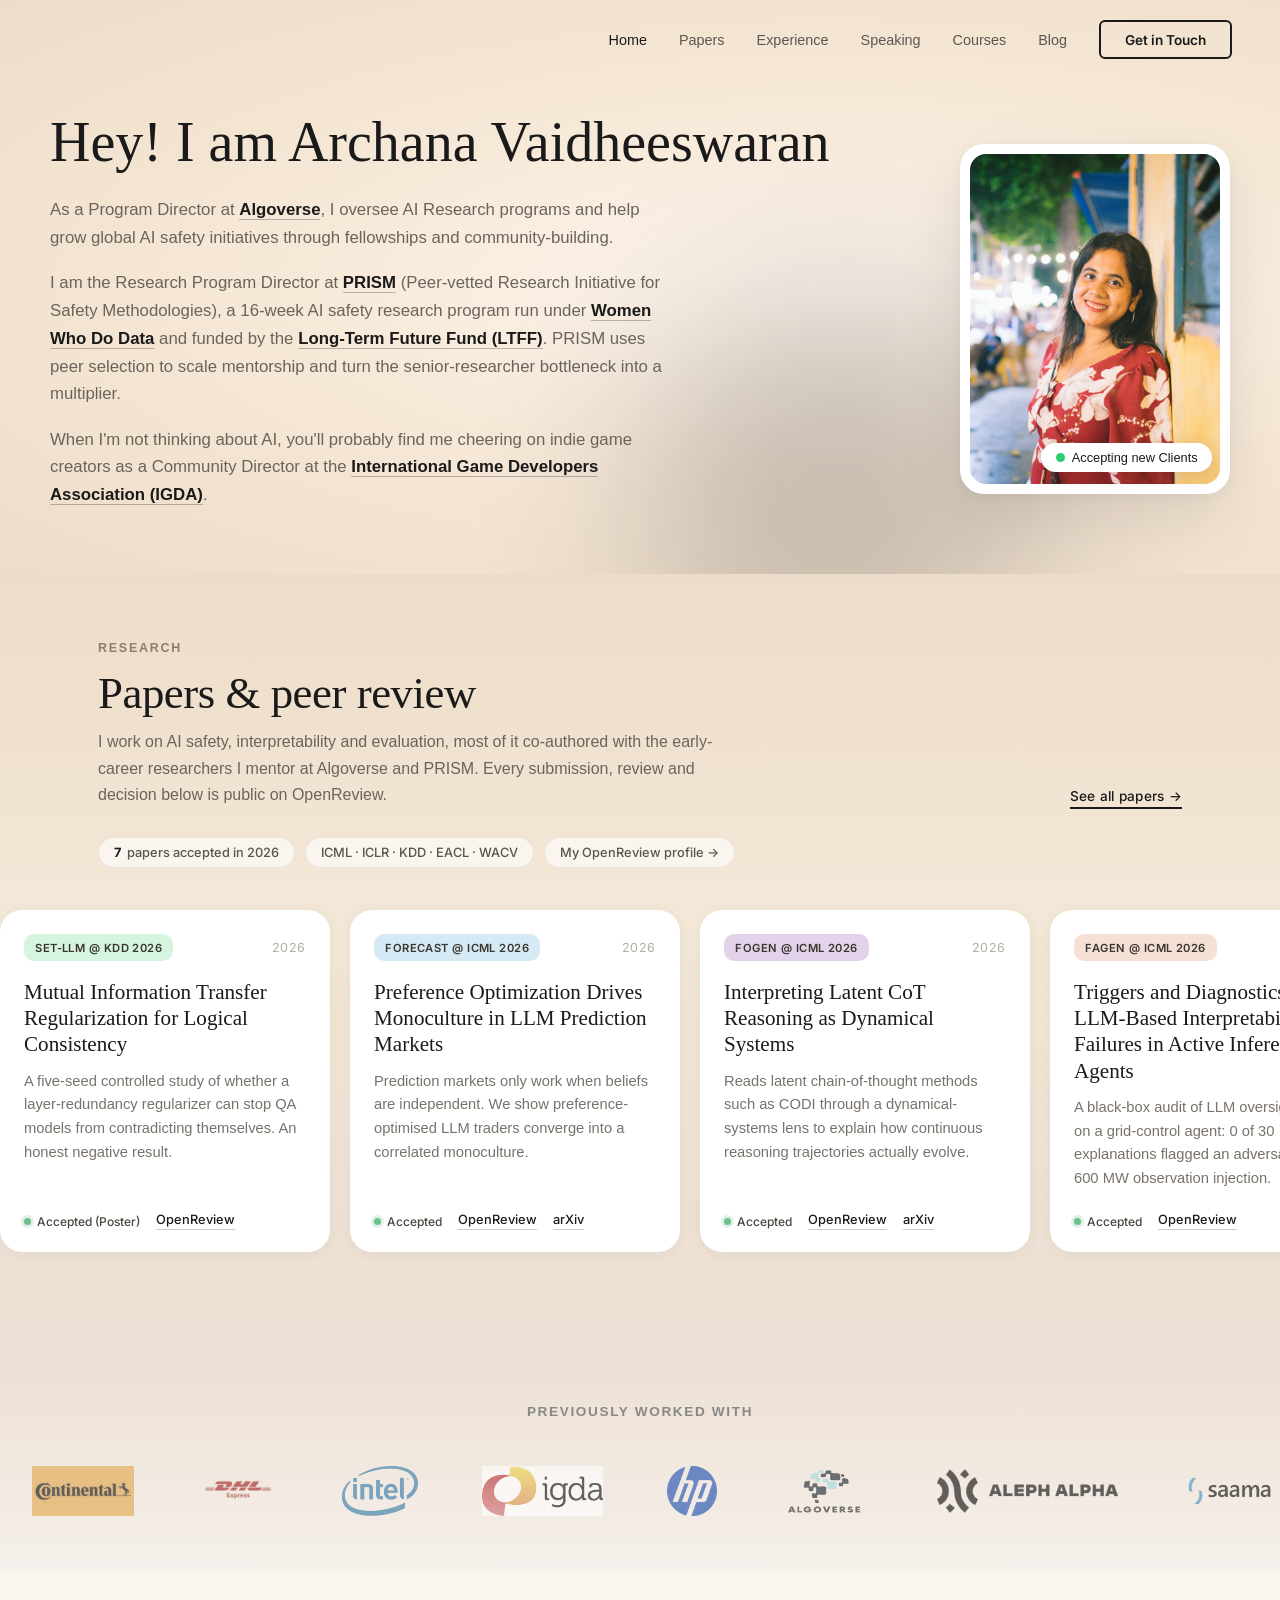
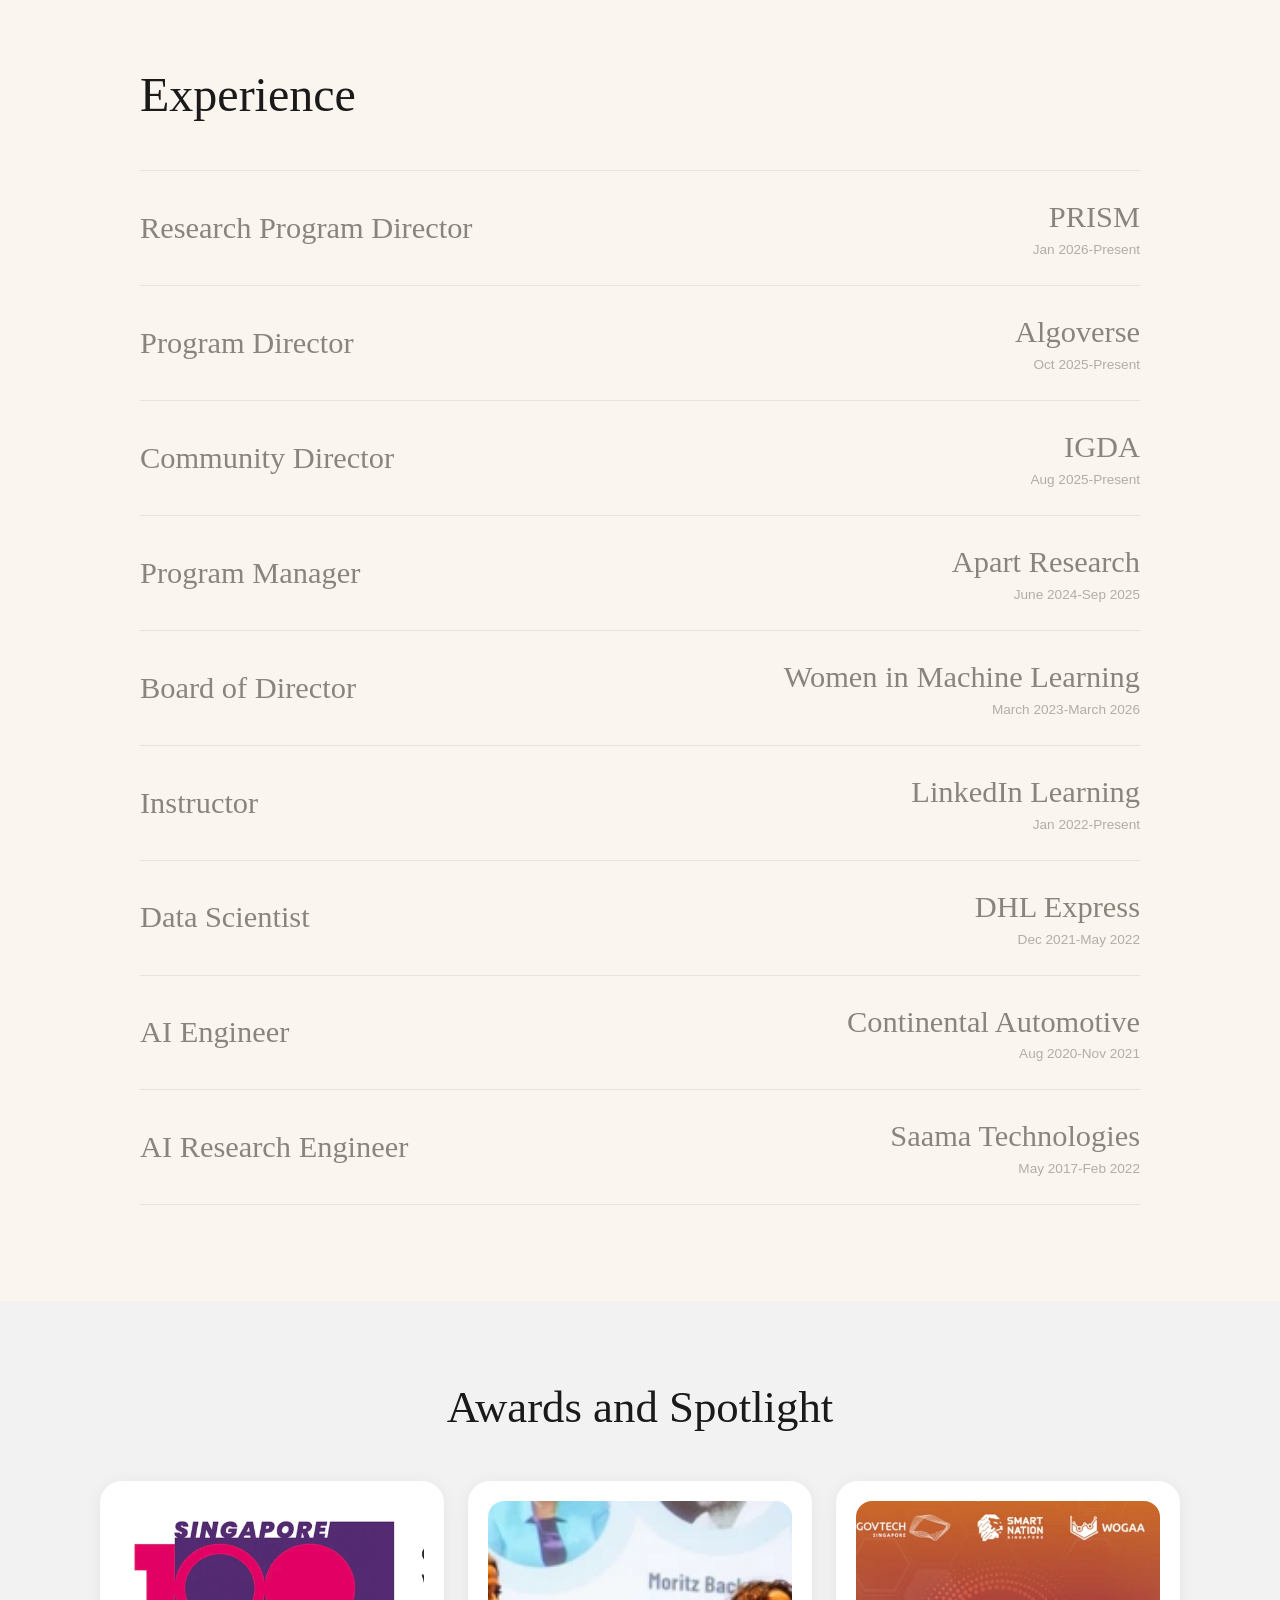
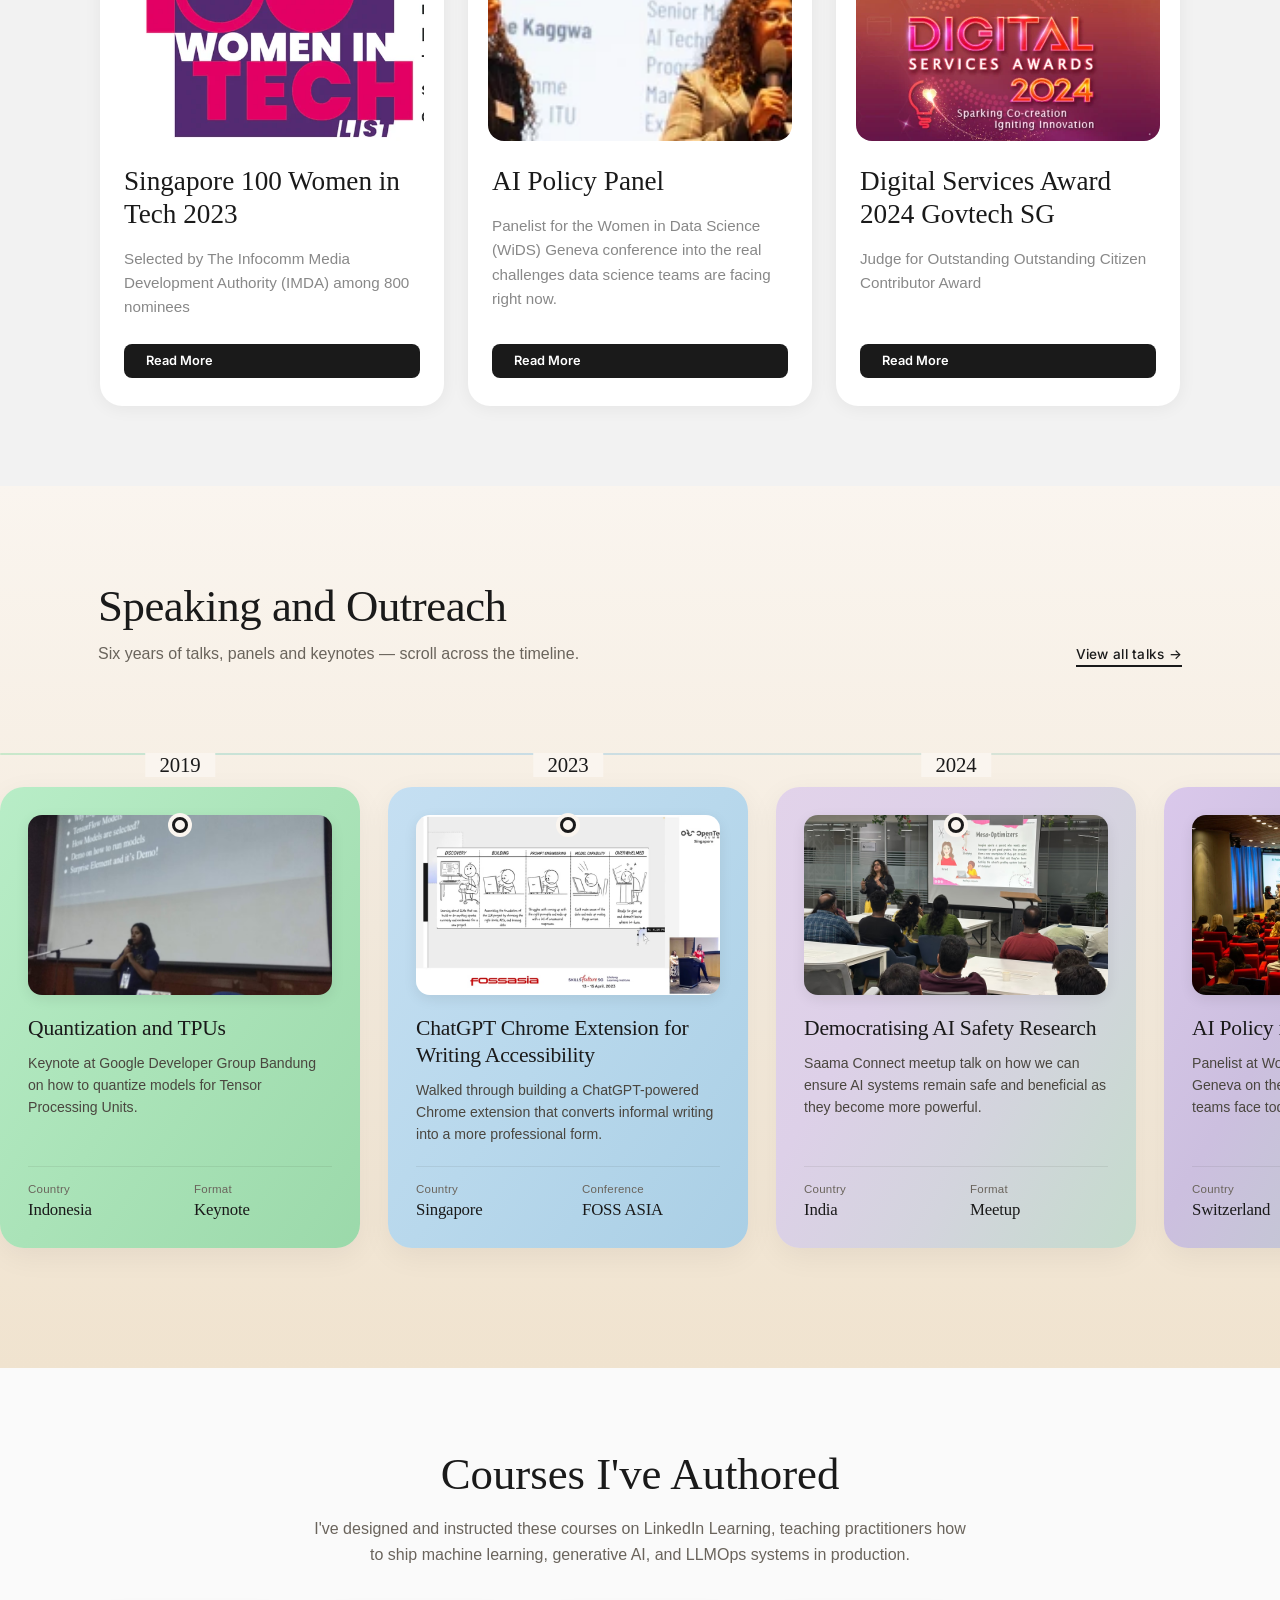
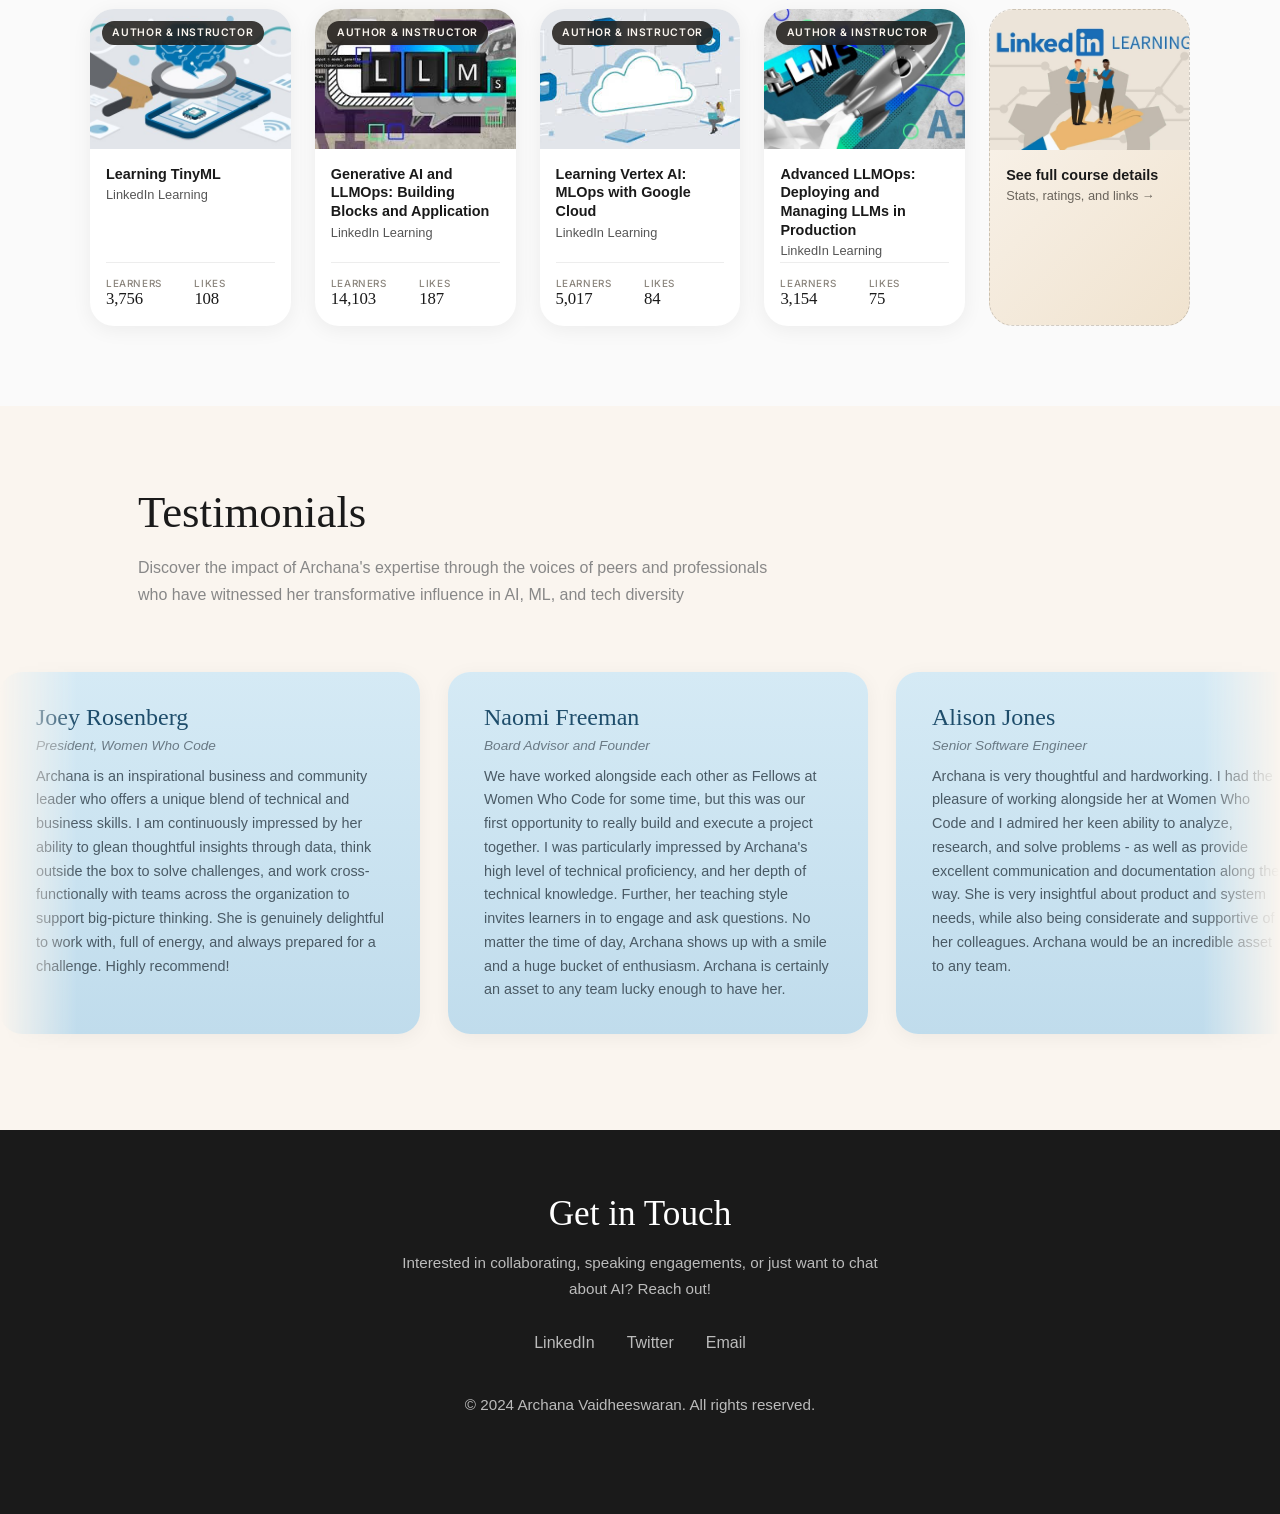
<file: index.html>
<!DOCTYPE html>
<html lang="en">
<head>
  <meta charset="UTF-8" />
  <meta name="viewport" content="width=device-width, initial-scale=1.0" />
  <title>Archana Vaidheeswaran</title>
  <link rel="preconnect" href="https://fonts.googleapis.com" />
  <link rel="preconnect" href="https://fonts.gstatic.com" crossorigin />
  <link rel="preconnect" href="https://api.fontshare.com" crossorigin />
  <link href="https://fonts.googleapis.com/css2?family=Inter:wght@300;400;500;600;700&display=swap" rel="stylesheet" />
  <link href="https://api.fontshare.com/v2/css?f[]=satoshi@400,500,700&f[]=recoleta@400,500&display=swap" rel="stylesheet" />
  <link rel="stylesheet" href="styles.css" />
</head>
<body>

  <!-- ========== NAVBAR ========== -->
  <nav class="navbar">
    <div class="nav-links">
      <a href="#home" class="active">Home</a>
      <a href="papers/">Papers</a>
      <a href="#experience">Experience</a>
      <a href="speaking/">Speaking</a>
      <a href="courses/">Courses</a>
      <a href="blog/">Blog</a>
    </div>
    <a href="#contact" class="nav-cta">Get in Touch</a>
  </nav>

  <!-- ========== HERO ========== -->
  <section id="home" class="hero">
    <div class="hero-blob"></div>
    <div class="hero-inner">
      <div class="hero-text">
        <h1>Hey! I am Archana Vaidheeswaran</h1>
        <p class="hero-bio">
          As a Program Director at <a href="https://algoverseairesearch.org/" target="_blank" rel="noopener noreferrer">Algoverse</a>, I oversee AI Research programs and help grow global AI safety initiatives through fellowships and community-building.
        </p>
        <p class="hero-bio">
          I am the Research Program Director at <a href="https://prism-research.org/" target="_blank" rel="noopener noreferrer">PRISM</a> (Peer-vetted Research Initiative for Safety Methodologies), a 16-week AI safety research program run under <a href="https://www.w2d2.org/" target="_blank" rel="noopener noreferrer">Women Who Do Data</a> and funded by the <a href="https://funds.effectivealtruism.org/funds/far-future" target="_blank" rel="noopener noreferrer">Long-Term Future Fund (LTFF)</a>. PRISM uses peer selection to scale mentorship and turn the senior-researcher bottleneck into a multiplier.
        </p>
        <p class="hero-bio">
          When I'm not thinking about AI, you'll probably find me cheering on indie game creators as a Community Director at the <a href="https://igda.org/" target="_blank" rel="noopener noreferrer">International Game Developers Association (IGDA)</a>.
        </p>
      </div>
      <div class="hero-photo-wrapper">
        <div class="hero-photo-card">
          <img src="images/profile.avif" alt="Archana Vaidheeswaran" class="hero-photo" />
          <div class="status-badge">
            <span class="status-dot"></span>
            Accepting new Clients
          </div>
        </div>
      </div>
    </div>
  </section>

  <!-- ========== RESEARCH / PAPERS ========== -->
  <section id="research" class="research-band">
    <div class="research-header">
      <div>
        <span class="research-eyebrow">Research</span>
        <h2>Papers &amp; peer review</h2>
        <p class="research-sub">
          I work on AI safety, interpretability and evaluation, most of it co-authored with the early-career researchers I mentor at Algoverse and PRISM. Every submission, review and decision below is public on OpenReview.
        </p>
      </div>
      <a href="papers/" class="research-link">See all papers &rarr;</a>
    </div>

    <div class="research-stats">
      <span class="research-stat"><strong>7</strong> papers accepted in 2026</span>
      <span class="research-stat">ICML &middot; ICLR &middot; KDD &middot; EACL &middot; WACV</span>
      <a class="research-stat research-stat--link" href="https://openreview.net/profile?id=~Archana_Vaidheeswaran2" target="_blank" rel="noopener noreferrer">My OpenReview profile &rarr;</a>
    </div>

    <div class="research-scroller">
      <div class="research-track">

        <article class="paper-card">
          <div class="paper-card-top">
            <span class="paper-venue paper-venue--green">SeT-LLM @ KDD 2026</span>
            <span class="paper-year">2026</span>
          </div>
          <h3>Mutual Information Transfer Regularization for Logical Consistency</h3>
          <p>A five-seed controlled study of whether a layer-redundancy regularizer can stop QA models from contradicting themselves. An honest negative result.</p>
          <div class="paper-links">
            <span class="paper-status">Accepted (Poster)</span>
            <a href="https://openreview.net/forum?id=gUuGmzkxBP" target="_blank" rel="noopener noreferrer">OpenReview</a>
          </div>
        </article>

        <article class="paper-card">
          <div class="paper-card-top">
            <span class="paper-venue paper-venue--blue">Forecast @ ICML 2026</span>
            <span class="paper-year">2026</span>
          </div>
          <h3>Preference Optimization Drives Monoculture in LLM Prediction Markets</h3>
          <p>Prediction markets only work when beliefs are independent. We show preference-optimised LLM traders converge into a correlated monoculture.</p>
          <div class="paper-links">
            <span class="paper-status">Accepted</span>
            <a href="https://openreview.net/forum?id=Qaxb5pqRkj" target="_blank" rel="noopener noreferrer">OpenReview</a>
            <a href="https://arxiv.org/abs/2606.26583" target="_blank" rel="noopener noreferrer">arXiv</a>
          </div>
        </article>

        <article class="paper-card">
          <div class="paper-card-top">
            <span class="paper-venue paper-venue--lilac">FoGen @ ICML 2026</span>
            <span class="paper-year">2026</span>
          </div>
          <h3>Interpreting Latent CoT Reasoning as Dynamical Systems</h3>
          <p>Reads latent chain-of-thought methods such as CODI through a dynamical-systems lens to explain how continuous reasoning trajectories actually evolve.</p>
          <div class="paper-links">
            <span class="paper-status">Accepted</span>
            <a href="https://openreview.net/forum?id=ZAGsOMAwBV" target="_blank" rel="noopener noreferrer">OpenReview</a>
            <a href="https://arxiv.org/abs/2607.09698" target="_blank" rel="noopener noreferrer">arXiv</a>
          </div>
        </article>

        <article class="paper-card">
          <div class="paper-card-top">
            <span class="paper-venue paper-venue--peach">FAGEN @ ICML 2026</span>
            <span class="paper-year">2026</span>
          </div>
          <h3>Triggers and Diagnostics for LLM-Based Interpretability Failures in Active Inference Agents</h3>
          <p>A black-box audit of LLM oversight layers on a grid-control agent: 0 of 30 explanations flagged an adversarial 600&nbsp;MW observation injection.</p>
          <div class="paper-links">
            <span class="paper-status">Accepted</span>
            <a href="https://openreview.net/forum?id=YHX4DxG94e" target="_blank" rel="noopener noreferrer">OpenReview</a>
          </div>
        </article>

        <article class="paper-card">
          <div class="paper-card-top">
            <span class="paper-venue paper-venue--purple">CAO @ ICLR 2026</span>
            <span class="paper-year">2026</span>
          </div>
          <h3>Cross-Lingual Fairness Drift in LLM Moral Reasoning</h3>
          <p>Moral reasoning across English, Spanish, Korean and Mandarin in five LLMs. Cultural grounding collapses by up to 88% outside English.</p>
          <div class="paper-links">
            <span class="paper-status">Accepted</span>
            <a href="https://openreview.net/forum?id=TReuRWFTyK" target="_blank" rel="noopener noreferrer">OpenReview</a>
          </div>
        </article>

        <article class="paper-card">
          <div class="paper-card-top">
            <span class="paper-venue paper-venue--sand">EACL 2026 SRW</span>
            <span class="paper-year">2026</span>
          </div>
          <h3>FluffInjector: Diagnosing Logical Consistency Failures in Chain-of-Thought Reward Models</h3>
          <p>Frontier judges happily validate reasoning chains where a third of the steps are plausible-sounding filler. Our verifier cuts false positives from 37% to 3%.</p>
          <div class="paper-links">
            <span class="paper-status">Accepted (41.6% rate)</span>
            <a href="https://openreview.net/forum?id=lpNn4wRzoK" target="_blank" rel="noopener noreferrer">OpenReview</a>
          </div>
        </article>

        <article class="paper-card">
          <div class="paper-card-top">
            <span class="paper-venue paper-venue--blue">VALED @ WACV 2026</span>
            <span class="paper-year">2026</span>
          </div>
          <h3>Quantifying Text Dominance in Multimodal AI</h3>
          <p>The &ldquo;Gaslight Protocol&rdquo;: vision-language models asked to judge copyright similarity follow the prompt over the pixels, hallucinating forensic evidence.</p>
          <div class="paper-links">
            <span class="paper-status">Accepted</span>
            <a href="https://openreview.net/forum?id=kyZ7zyWFvX" target="_blank" rel="noopener noreferrer">OpenReview</a>
          </div>
        </article>

        <article class="paper-card">
          <div class="paper-card-top">
            <span class="paper-venue paper-venue--sand">Preprint</span>
            <span class="paper-year">2026</span>
          </div>
          <h3>HumanMCP: A Human-Like Query Dataset for Evaluating MCP Tool Retrieval</h3>
          <p>A benchmark of realistic, messy human queries for measuring how well agents retrieve the right Model Context Protocol tool.</p>
          <div class="paper-links">
            <a href="https://arxiv.org/abs/2602.23367" target="_blank" rel="noopener noreferrer">arXiv</a>
          </div>
        </article>

        <article class="paper-card">
          <div class="paper-card-top">
            <span class="paper-venue paper-venue--lilac">Preprint</span>
            <span class="paper-year">2025</span>
          </div>
          <h3>From Competition to Coordination: Market Making for Safe Multi-Agent LLM Systems</h3>
          <p>Market making as a scalable coordination mechanism for keeping multi-agent LLM systems calibrated and aligned.</p>
          <div class="paper-links">
            <a href="https://arxiv.org/abs/2511.17621" target="_blank" rel="noopener noreferrer">arXiv</a>
          </div>
        </article>

        <article class="paper-card">
          <div class="paper-card-top">
            <span class="paper-venue paper-venue--green">BioNLP @ ACL 2019</span>
            <span class="paper-year">2019</span>
          </div>
          <h3>Saama Research at MEDIQA 2019: Pre-trained BioBERT with Attention Visualisation</h3>
          <p>Our MEDIQA shared-task system for medical natural language inference, with attention visualisation for clinical interpretability.</p>
          <div class="paper-links">
            <a href="https://aclanthology.org/W19-5055/" target="_blank" rel="noopener noreferrer">ACL Anthology</a>
          </div>
        </article>

      </div>
    </div>

    <!-- ==========================================================
         REVIEWER QUOTES — hidden until real quotes are in.
         To publish: replace the two blockquote lines with actual
         reviewer text from the OpenReview forum links above (the
         "Strengths" section reads best), then delete this comment's
         opening and closing markers to un-hide the block.
         ========================================================== -->
    <!--
    <div class="research-reviews">
      <h3 class="research-reviews-title">What reviewers said</h3>
      <div class="review-quotes">
        <figure class="review-quote">
          <blockquote>REPLACE ME with a reviewer's strengths comment. One or two sentences reads best.</blockquote>
          <figcaption>
            <span class="review-source">Reviewer, Forecast @ ICML 2026</span>
            <span>on &ldquo;Preference Optimization Drives Monoculture in LLM Prediction Markets&rdquo;</span>
          </figcaption>
        </figure>
        <figure class="review-quote">
          <blockquote>REPLACE ME with a second reviewer quote, ideally from a different paper or venue.</blockquote>
          <figcaption>
            <span class="review-source">Reviewer, EACL 2026 SRW</span>
            <span>on &ldquo;FluffInjector: Diagnosing Logical Consistency Failures in CoT Reward Models&rdquo;</span>
          </figcaption>
        </figure>
      </div>
    </div>
    -->
  </section>

  <!-- ========== LOGO MARQUEE ========== -->
  <section class="logo-marquee">
    <h3 class="marquee-heading">Previously worked with</h3>
    <div class="marquee-track">
      <div class="marquee-logos">
        <img src="images/logos/continental.jpg" alt="Continental" />
        <img src="images/logos/dhl.png" alt="DHL" class="logo-lg" />
        <img src="images/logos/intel.png" alt="Intel" />
        <img src="images/logos/igda.png" alt="IGDA" />
        <img src="images/logos/hp.png" alt="HP" />
        <img src="images/logos/algoverse.png" alt="Algoverse" />
        <img src="images/logos/aleph-alpha.png" alt="Aleph Alpha" />
        <img src="images/logos/sama.png" alt="Sama" />
        <img src="images/logos/linkedin-learning.png" alt="LinkedIn Learning" />
        <img src="images/logos/aisafetyinfo.png" alt="AI Safety Info" />
        <img src="images/logos/apartresearch.jpeg" alt="Apart Research" />
        <img src="images/logos/formspree.png" alt="Formspree" />
        <img src="images/logos/fortify.jpeg" alt="Fortify" />
        <img src="images/logos/graphlit.png" alt="Graphlit" />
      </div>
      <div class="marquee-logos" aria-hidden="true">
        <img src="images/logos/continental.jpg" alt="Continental" />
        <img src="images/logos/dhl.png" alt="DHL" class="logo-lg" />
        <img src="images/logos/intel.png" alt="Intel" />
        <img src="images/logos/igda.png" alt="IGDA" />
        <img src="images/logos/hp.png" alt="HP" />
        <img src="images/logos/algoverse.png" alt="Algoverse" />
        <img src="images/logos/aleph-alpha.png" alt="Aleph Alpha" />
        <img src="images/logos/sama.png" alt="Sama" />
        <img src="images/logos/linkedin-learning.png" alt="LinkedIn Learning" />
        <img src="images/logos/aisafetyinfo.png" alt="AI Safety Info" />
        <img src="images/logos/apartresearch.jpeg" alt="Apart Research" />
        <img src="images/logos/formspree.png" alt="Formspree" />
        <img src="images/logos/fortify.jpeg" alt="Fortify" />
        <img src="images/logos/graphlit.png" alt="Graphlit" />
      </div>
    </div>
  </section>

  <!-- ========== EXPERIENCE ========== -->
  <section id="experience" class="experience-section">
    <div class="experience-inner">
      <h2 class="section-title experience-title">Experience</h2>
      <div class="experience-list">
        <div class="experience-row">
          <div class="experience-role">Research Program Director</div>
          <div class="experience-company">
            <div class="company-name">PRISM</div>
            <div class="company-date">Jan 2026-Present</div>
          </div>
        </div>
        <div class="experience-row">
          <div class="experience-role">Program Director</div>
          <div class="experience-company">
            <div class="company-name">Algoverse</div>
            <div class="company-date">Oct 2025-Present</div>
          </div>
        </div>
        <div class="experience-row">
          <div class="experience-role">Community Director</div>
          <div class="experience-company">
            <div class="company-name">IGDA</div>
            <div class="company-date">Aug 2025-Present</div>
          </div>
        </div>
        <div class="experience-row">
          <div class="experience-role">Program Manager</div>
          <div class="experience-company">
            <div class="company-name">Apart Research</div>
            <div class="company-date">June 2024-Sep 2025</div>
          </div>
        </div>
        <div class="experience-row">
          <div class="experience-role">Board of Director</div>
          <div class="experience-company">
            <div class="company-name">Women in Machine Learning</div>
            <div class="company-date">March 2023-March 2026</div>
          </div>
        </div>
        <div class="experience-row">
          <div class="experience-role">Instructor</div>
          <div class="experience-company">
            <div class="company-name">LinkedIn Learning</div>
            <div class="company-date">Jan 2022-Present</div>
          </div>
        </div>
        <div class="experience-row">
          <div class="experience-role">Data Scientist</div>
          <div class="experience-company">
            <div class="company-name">DHL Express</div>
            <div class="company-date">Dec 2021-May 2022</div>
          </div>
        </div>
        <div class="experience-row">
          <div class="experience-role">AI Engineer</div>
          <div class="experience-company">
            <div class="company-name">Continental Automotive</div>
            <div class="company-date">Aug 2020-Nov 2021</div>
          </div>
        </div>
        <div class="experience-row">
          <div class="experience-role">AI Research Engineer</div>
          <div class="experience-company">
            <div class="company-name">Saama Technologies</div>
            <div class="company-date">May 2017-Feb 2022</div>
          </div>
        </div>
      </div>
    </div>
  </section>

  <!-- ========== AWARDS & SPOTLIGHT ========== -->
  <section class="awards-section">
    <h2 class="section-title">Awards and Spotlight</h2>
    <div class="awards-grid">
      <div class="award-card">
        <div class="award-img-wrapper">
          <img src="images/awards/sg100wit.webp" alt="Singapore 100 Women in Tech 2023" />
        </div>
        <h3>Singapore 100 Women in Tech 2023</h3>
        <p>Selected by The Infocomm Media Development Authority (IMDA) among 800 nominees</p>
        <a href="#" class="btn-dark">Read More</a>
      </div>
      <div class="award-card">
        <div class="award-img-wrapper">
          <img src="images/awards/ai-policy-panel.webp" alt="AI Policy Panel" />
        </div>
        <h3>AI Policy Panel</h3>
        <p>Panelist for the Women in Data Science (WiDS) Geneva conference into the real challenges data science teams are facing right now.</p>
        <a href="#" class="btn-dark">Read More</a>
      </div>
      <div class="award-card">
        <div class="award-img-wrapper">
          <img src="images/awards/judging.webp" alt="Digital Services Award 2024 Govtech SG" />
        </div>
        <h3>Digital Services Award 2024 Govtech SG</h3>
        <p>Judge for Outstanding Outstanding Citizen Contributor Award</p>
        <a href="#" class="btn-dark">Read More</a>
      </div>
    </div>
  </section>

  <!-- ========== SPEAKING (Horizontal Timeline) ========== -->
  <section id="speaking" class="home-speaking">
    <div class="home-speaking-header">
      <div>
        <h2>Speaking and Outreach</h2>
        <p class="home-speaking-sub">Six years of talks, panels and keynotes &mdash; scroll across the timeline.</p>
      </div>
      <a href="speaking/" class="home-speaking-link">View all talks &rarr;</a>
    </div>

    <div class="home-speaking-scroller">
      <div class="home-speaking-track">

        <!-- 2019 -->
        <a href="speaking/" class="htime-item">
          <span class="htime-marker">2019</span>
          <span class="htime-node"></span>
          <article class="htime-card htime-card--mint">
            <div class="htime-card-image">
              <img src="images/speaking/gdg-bandung.avif" alt="GDG Bandung 2019" />
            </div>
            <h3>Quantization and TPUs</h3>
            <p>Keynote at Google Developer Group Bandung on how to quantize models for Tensor Processing Units.</p>
            <div class="htime-card-meta">
              <div><span>Country</span><strong>Indonesia</strong></div>
              <div><span>Format</span><strong>Keynote</strong></div>
            </div>
          </article>
        </a>

        <!-- 2023 -->
        <a href="speaking/" class="htime-item">
          <span class="htime-marker">2023</span>
          <span class="htime-node"></span>
          <article class="htime-card htime-card--sky">
            <div class="htime-card-image">
              <img src="images/speaking/fossasia-2023.avif" alt="FOSS ASIA 2023" />
            </div>
            <h3>ChatGPT Chrome Extension for Writing Accessibility</h3>
            <p>Walked through building a ChatGPT-powered Chrome extension that converts informal writing into a more professional form.</p>
            <div class="htime-card-meta">
              <div><span>Country</span><strong>Singapore</strong></div>
              <div><span>Conference</span><strong>FOSS ASIA</strong></div>
            </div>
          </article>
        </a>

        <!-- 2024 -->
        <a href="speaking/" class="htime-item">
          <span class="htime-marker">2024</span>
          <span class="htime-node"></span>
          <article class="htime-card htime-card--lilac">
            <div class="htime-card-image">
              <img src="images/speaking/saama-ai-safety.avif" alt="Saama Connect Chennai" />
            </div>
            <h3>Democratising AI Safety Research</h3>
            <p>Saama Connect meetup talk on how we can ensure AI systems remain safe and beneficial as they become more powerful.</p>
            <div class="htime-card-meta">
              <div><span>Country</span><strong>India</strong></div>
              <div><span>Format</span><strong>Meetup</strong></div>
            </div>
          </article>
        </a>

        <!-- 2025 - WiDS Geneva -->
        <a href="speaking/" class="htime-item">
          <span class="htime-marker">2025</span>
          <span class="htime-node"></span>
          <article class="htime-card htime-card--lavender">
            <div class="htime-card-image">
              <img src="images/speaking/geneva-panel.webp" alt="WiDS Geneva Panel" />
            </div>
            <h3>AI Policy in Practice Panel</h3>
            <p>Panelist at Women in Data Science (WiDS) Geneva on the real challenges data science teams face today.</p>
            <div class="htime-card-meta">
              <div><span>Country</span><strong>Switzerland</strong></div>
              <div><span>Attendees</span><strong>220+</strong></div>
            </div>
          </article>
        </a>

        <!-- 2025 - GDG Dublin -->
        <a href="speaking/" class="htime-item">
          <span class="htime-marker">2025</span>
          <span class="htime-node"></span>
          <article class="htime-card htime-card--peach">
            <div class="htime-card-image">
              <img src="images/speaking/gdg-dublin.webp" alt="GDG Dublin IWD 2025" />
            </div>
            <h3>Redefine Possible &mdash; AI-First Architecture</h3>
            <p>GDG Dublin International Women's Day keynote on why AI-First Architecture could be our next big engineering crisis.</p>
            <div class="htime-card-meta">
              <div><span>Country</span><strong>Ireland</strong></div>
              <div><span>Format</span><strong>Keynote</strong></div>
            </div>
          </article>
        </a>

        <!-- 2025 - People Planet Pint -->
        <a href="speaking/" class="htime-item">
          <span class="htime-marker">2025</span>
          <span class="htime-node"></span>
          <article class="htime-card">
            <div class="htime-card-image">
              <img src="images/speaking/people-pint-meetup.webp" alt="People Planet Pint Berlin" />
            </div>
            <h3>People Planet Pint &mdash; Sustainability and AI</h3>
            <p>Demonstrated Scaledown, a free tool that helps users track the carbon footprint of their AI prompts.</p>
            <div class="htime-card-meta">
              <div><span>Country</span><strong>Germany</strong></div>
              <div><span>Date</span><strong>April 2025</strong></div>
            </div>
          </article>
        </a>

      </div>
    </div>
  </section>

  <!-- ========== COURSES ========== -->
  <section id="courses" class="courses-section">
    <div class="courses-header">
      <h2 class="section-title">Courses I've Authored</h2>
      <p class="courses-subtitle">I've designed and instructed these courses on LinkedIn Learning, teaching practitioners how to ship machine learning, generative AI, and LLMOps systems in production.</p>
    </div>
    <div class="courses-grid">
      <div class="course-card">
        <img src="images/courses/tinyml.jpeg" alt="Learning TinyML" />
        <span class="course-tag">Author &amp; Instructor</span>
        <div class="course-card-body">
          <h4>Learning TinyML</h4>
          <p>LinkedIn Learning</p>
          <div class="course-stats">
            <div class="course-stat"><span class="course-stat-label">Learners</span><span class="course-stat-value">3,756</span></div>
            <div class="course-stat"><span class="course-stat-label">Likes</span><span class="course-stat-value">108</span></div>
          </div>
        </div>
      </div>
      <div class="course-card">
        <img src="images/courses/genai-llmops.jpeg" alt="Generative AI and LLMOps" />
        <span class="course-tag">Author &amp; Instructor</span>
        <div class="course-card-body">
          <h4>Generative AI and LLMOps: Building Blocks and Application</h4>
          <p>LinkedIn Learning</p>
          <div class="course-stats">
            <div class="course-stat"><span class="course-stat-label">Learners</span><span class="course-stat-value">14,103</span></div>
            <div class="course-stat"><span class="course-stat-label">Likes</span><span class="course-stat-value">187</span></div>
          </div>
        </div>
      </div>
      <div class="course-card">
        <img src="images/courses/vertex-ai.jpeg" alt="Vertex AI MLOps" />
        <span class="course-tag">Author &amp; Instructor</span>
        <div class="course-card-body">
          <h4>Learning Vertex AI: MLOps with Google Cloud</h4>
          <p>LinkedIn Learning</p>
          <div class="course-stats">
            <div class="course-stat"><span class="course-stat-label">Learners</span><span class="course-stat-value">5,017</span></div>
            <div class="course-stat"><span class="course-stat-label">Likes</span><span class="course-stat-value">84</span></div>
          </div>
        </div>
      </div>
      <div class="course-card">
        <img src="images/courses/advanced-llmops.jpeg" alt="Advanced LLMOps" />
        <span class="course-tag">Author &amp; Instructor</span>
        <div class="course-card-body">
          <h4>Advanced LLMOps: Deploying and Managing LLMs in Production</h4>
          <p>LinkedIn Learning</p>
          <div class="course-stats">
            <div class="course-stat"><span class="course-stat-label">Learners</span><span class="course-stat-value">3,154</span></div>
            <div class="course-stat"><span class="course-stat-label">Likes</span><span class="course-stat-value">75</span></div>
          </div>
        </div>
      </div>
      <a href="courses/" class="course-card course-card--more">
        <img src="images/courses/linkedin-learning.jpg" alt="LinkedIn Learning" />
        <div class="course-card-body">
          <h4>See full course details</h4>
          <p>Stats, ratings, and links &rarr;</p>
        </div>
      </a>
    </div>
  </section>

  <!-- ========== TESTIMONIALS ========== -->
  <section class="testimonials-section">
    <div class="testimonials-header">
      <h2 class="section-title">Testimonials</h2>
      <p class="testimonials-subtitle">Discover the impact of Archana's expertise through the voices of peers and professionals who have witnessed her transformative influence in AI, ML, and tech diversity</p>
    </div>
    <div class="testimonials-marquee">
      <div class="testimonials-track">
        <!-- Set 1 -->
        <article class="testimonial-card">
          <h4>Joey Rosenberg</h4>
          <p class="testimonial-role">President, Women Who Code</p>
          <p class="testimonial-body">Archana is an inspirational business and community leader who offers a unique blend of technical and business skills. I am continuously impressed by her ability to glean thoughtful insights through data, think outside the box to solve challenges, and work cross-functionally with teams across the organization to support big-picture thinking. She is genuinely delightful to work with, full of energy, and always prepared for a challenge. Highly recommend!</p>
        </article>
        <article class="testimonial-card">
          <h4>Naomi Freeman</h4>
          <p class="testimonial-role">Board Advisor and Founder</p>
          <p class="testimonial-body">We have worked alongside each other as Fellows at Women Who Code for some time, but this was our first opportunity to really build and execute a project together. I was particularly impressed by Archana's high level of technical proficiency, and her depth of technical knowledge. Further, her teaching style invites learners in to engage and ask questions. No matter the time of day, Archana shows up with a smile and a huge bucket of enthusiasm. Archana is certainly an asset to any team lucky enough to have her.</p>
        </article>
        <article class="testimonial-card">
          <h4>Alison Jones</h4>
          <p class="testimonial-role">Senior Software Engineer</p>
          <p class="testimonial-body">Archana is very thoughtful and hardworking. I had the pleasure of working alongside her at Women Who Code and I admired her keen ability to analyze, research, and solve problems - as well as provide excellent communication and documentation along the way. She is very insightful about product and system needs, while also being considerate and supportive of her colleagues. Archana would be an incredible asset to any team.</p>
        </article>
        <article class="testimonial-card">
          <h4>Sheralynn Tijoe</h4>
          <p class="testimonial-role">Associate Director - Recruitment</p>
          <p class="testimonial-body">Have known Archana for quite some time and she sparks off as a very postive and engaging individual. What impresses me about Archana is her love for the Technology/Women in Technology community where she volunteers and helps out at a lot of external events on top of her day job. She has a lot of passion for Technology and is inspiring in the ways that she goes above and beyond. She would be a lovely addition to any firms she joins and any firm would be lucky to have her!</p>
        </article>
        <!-- Set 2 (duplicate for seamless scroll) -->
        <article class="testimonial-card" aria-hidden="true">
          <h4>Joey Rosenberg</h4>
          <p class="testimonial-role">President, Women Who Code</p>
          <p class="testimonial-body">Archana is an inspirational business and community leader who offers a unique blend of technical and business skills. I am continuously impressed by her ability to glean thoughtful insights through data, think outside the box to solve challenges, and work cross-functionally with teams across the organization to support big-picture thinking. She is genuinely delightful to work with, full of energy, and always prepared for a challenge. Highly recommend!</p>
        </article>
        <article class="testimonial-card" aria-hidden="true">
          <h4>Naomi Freeman</h4>
          <p class="testimonial-role">Board Advisor and Founder</p>
          <p class="testimonial-body">We have worked alongside each other as Fellows at Women Who Code for some time, but this was our first opportunity to really build and execute a project together. I was particularly impressed by Archana's high level of technical proficiency, and her depth of technical knowledge. Further, her teaching style invites learners in to engage and ask questions. No matter the time of day, Archana shows up with a smile and a huge bucket of enthusiasm. Archana is certainly an asset to any team lucky enough to have her.</p>
        </article>
        <article class="testimonial-card" aria-hidden="true">
          <h4>Alison Jones</h4>
          <p class="testimonial-role">Senior Software Engineer</p>
          <p class="testimonial-body">Archana is very thoughtful and hardworking. I had the pleasure of working alongside her at Women Who Code and I admired her keen ability to analyze, research, and solve problems - as well as provide excellent communication and documentation along the way. She is very insightful about product and system needs, while also being considerate and supportive of her colleagues. Archana would be an incredible asset to any team.</p>
        </article>
        <article class="testimonial-card" aria-hidden="true">
          <h4>Sheralynn Tijoe</h4>
          <p class="testimonial-role">Associate Director - Recruitment</p>
          <p class="testimonial-body">Have known Archana for quite some time and she sparks off as a very postive and engaging individual. What impresses me about Archana is her love for the Technology/Women in Technology community where she volunteers and helps out at a lot of external events on top of her day job. She has a lot of passion for Technology and is inspiring in the ways that she goes above and beyond. She would be a lovely addition to any firms she joins and any firm would be lucky to have her!</p>
        </article>
      </div>
    </div>
  </section>

  <!-- ========== CONTACT / FOOTER ========== -->
  <footer id="contact" class="footer">
    <div class="footer-inner">
      <h2>Get in Touch</h2>
      <p>Interested in collaborating, speaking engagements, or just want to chat about AI? Reach out!</p>
      <div class="footer-links">
        <a href="https://www.linkedin.com/in/archana-iyer/" target="_blank" rel="noopener noreferrer">LinkedIn</a>
        <a href="#">Twitter</a>
        <a href="mailto:varchanaiyer139@gmail.com">Email</a>
      </div>
      <p class="footer-copy">&copy; 2024 Archana Vaidheeswaran. All rights reserved.</p>
    </div>
  </footer>

  <script src="script.js"></script>
</body>
</html>
</file>
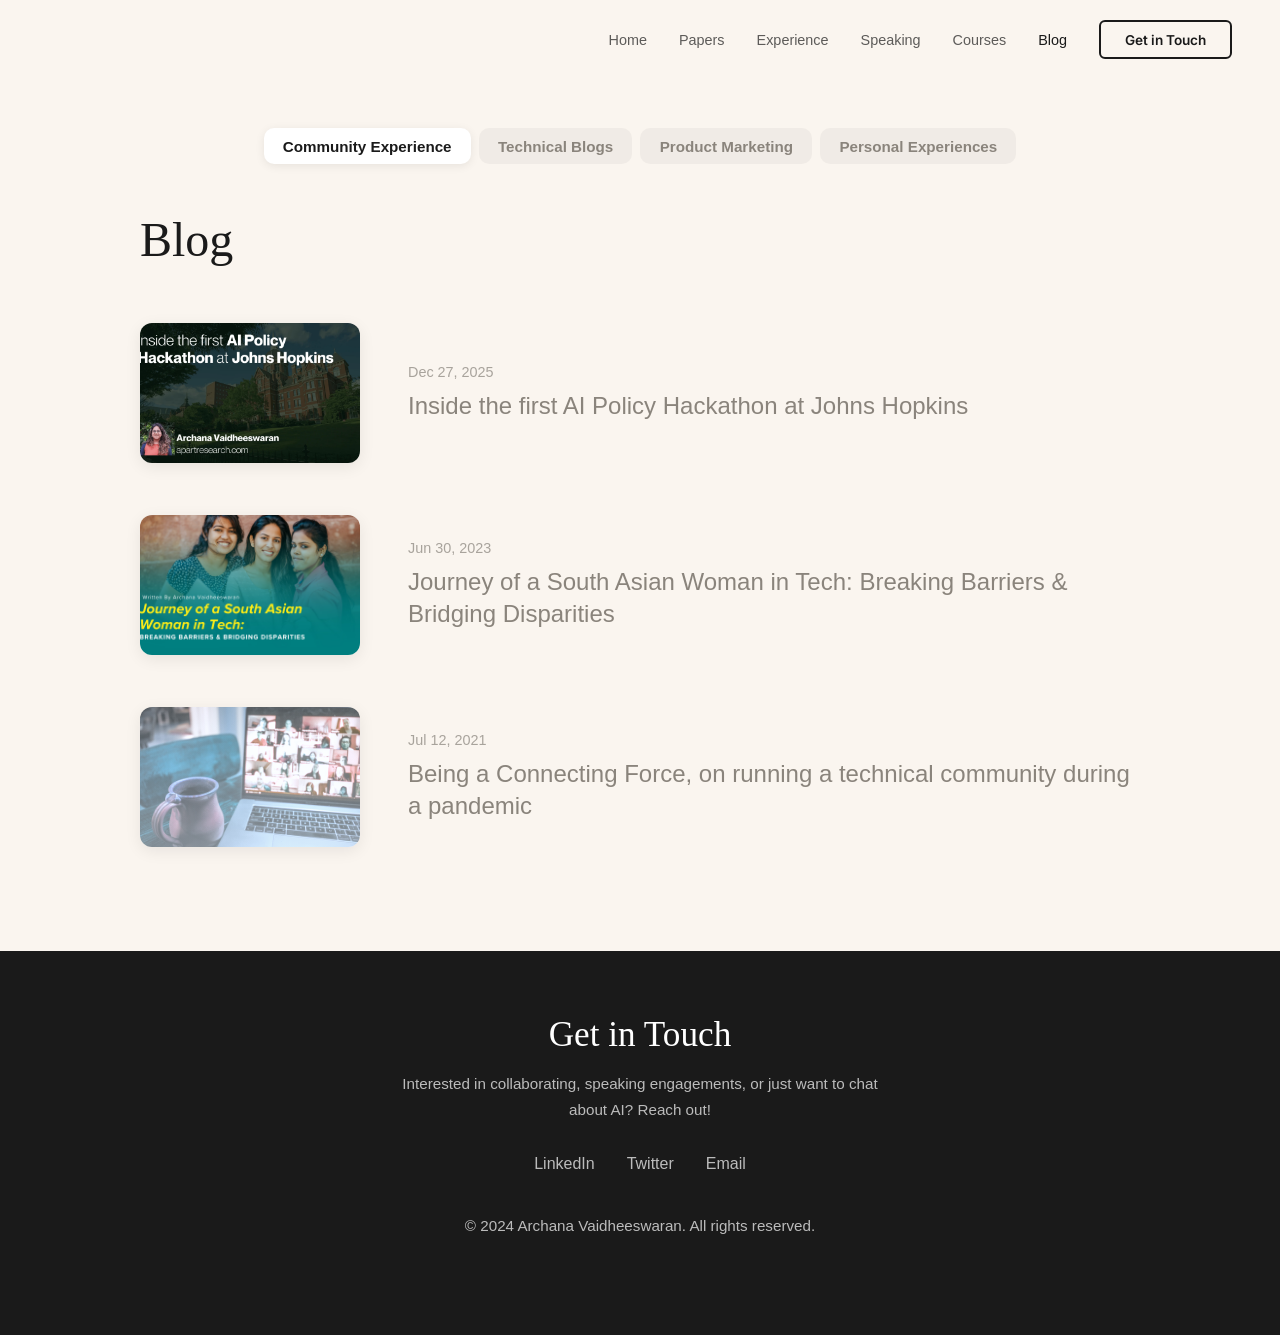
<file: blog/index.html>
<!DOCTYPE html>
<html lang="en">
<head>
  <meta charset="UTF-8" />
  <meta name="viewport" content="width=device-width, initial-scale=1.0" />
  <title>Blog — Archana Vaidheeswaran</title>
  <link rel="preconnect" href="https://fonts.googleapis.com" />
  <link rel="preconnect" href="https://fonts.gstatic.com" crossorigin />
  <link rel="preconnect" href="https://api.fontshare.com" crossorigin />
  <link href="https://fonts.googleapis.com/css2?family=Inter:wght@300;400;500;600;700&display=swap" rel="stylesheet" />
  <link href="https://api.fontshare.com/v2/css?f[]=satoshi@400,500,700&f[]=recoleta@400,500&display=swap" rel="stylesheet" />
  <link rel="stylesheet" href="../styles.css" />
</head>
<body>

  <!-- ========== NAVBAR ========== -->
  <nav class="navbar">
    <div class="nav-links">
      <a href="../index.html#home">Home</a>
      <a href="../papers/">Papers</a>
      <a href="../index.html#experience">Experience</a>
      <a href="../speaking/">Speaking</a>
      <a href="../courses/">Courses</a>
      <a href="./" class="active">Blog</a>
    </div>
    <a href="../index.html#contact" class="nav-cta">Get in Touch</a>
  </nav>

  <!-- ========== BLOG ========== -->
  <section id="blog" class="blog-section blog-page">
    <div class="blog-inner">

      <!-- Category tabs -->
      <div class="blog-tabs">
        <button class="blog-tab active" data-category="community">Community Experience</button>
        <button class="blog-tab" data-category="technical">Technical Blogs</button>
        <button class="blog-tab" data-category="product">Product Marketing</button>
        <button class="blog-tab" data-category="personal">Personal Experiences</button>
      </div>

      <h1 class="section-title blog-title">Blog</h1>

      <!-- COMMUNITY EXPERIENCE -->
      <div class="blog-list blog-category" data-category="community">
        <a href="./inside-the-first-ai-policy-hackathon-at-johns-hopkins/" class="blog-item">
          <div class="blog-thumb blog-thumb-1" style="background-image: url('../images/blog/ai_policy/1.avif'); background-size: cover; background-position: center;"></div>
          <div class="blog-content">
            <div class="blog-date">Dec 27, 2025</div>
            <h3 class="blog-heading">Inside the first AI Policy Hackathon at Johns Hopkins</h3>
          </div>
        </a>
        <a href="./south-asian-woman-in-tech/" class="blog-item">
          <div class="blog-thumb blog-thumb-2" style="background-image: url('../images/blog/southasian/1.avif'); background-size: cover; background-position: center;"></div>
          <div class="blog-content">
            <div class="blog-date">Jun 30, 2023</div>
            <h3 class="blog-heading">Journey of a South Asian Woman in Tech: Breaking Barriers &amp; Bridging Disparities</h3>
          </div>
        </a>
        <a href="./being-a-connecting-force/" class="blog-item">
          <div class="blog-thumb blog-thumb-community"></div>
          <div class="blog-content">
            <div class="blog-date">Jul 12, 2021</div>
            <h3 class="blog-heading">Being a Connecting Force, on running a technical community during a pandemic</h3>
          </div>
        </a>
      </div>

      <!-- TECHNICAL BLOGS -->
      <div class="blog-list blog-category" data-category="technical" hidden>
        <a href="./the-quiet-revolution-of-reasoning-models/" class="blog-item">
          <div class="blog-thumb blog-thumb-tech-1"></div>
          <div class="blog-content">
            <div class="blog-date">Mar 27, 2025</div>
            <h3 class="blog-heading">The Quiet Revolution of Reasoning Models: How Machines Learned to Think</h3>
          </div>
        </a>
        <a href="./the-agentic-ai-future/" class="blog-item">
          <div class="blog-thumb blog-thumb-tech-2" style="background-image: url('../images/blog/swarm/understanding-ai-agents1.webp'); background-size: cover; background-position: center;"></div>
          <div class="blog-content">
            <div class="blog-date">Feb 20, 2025</div>
            <h3 class="blog-heading">The Agentic AI Future: Understanding AI Agents, Swarm Intelligence, and Multi-Agent Systems</h3>
          </div>
        </a>
      </div>

      <!-- PRODUCT MARKETING -->
      <div class="blog-list blog-category" data-category="product" hidden>
        <a href="./goodfire-interpretability-tools/" class="blog-item">
          <div class="blog-thumb blog-thumb-goodfire"></div>
          <div class="blog-content">
            <div class="blog-date">Dec 27, 2024</div>
            <h3 class="blog-heading">Behind the Features: Goodfire&rsquo;s Interpretability Tools in Action</h3>
          </div>
        </a>
        <a href="./pdf-ingestion-using-graphlit/" class="blog-item">
          <div class="blog-thumb blog-thumb-graphlit"></div>
          <div class="blog-content">
            <div class="blog-date">Jun 23, 2024</div>
            <h3 class="blog-heading">PDF Ingestion Using Graphlit</h3>
          </div>
        </a>
        <a href="#" class="blog-item">
          <div class="blog-thumb blog-thumb-graphlit"></div>
          <div class="blog-content">
            <div class="blog-date">Jun 23, 2024</div>
            <h3 class="blog-heading">Evaluating Modern Web Scraping Techniques</h3>
          </div>
        </a>
        <a href="#" class="blog-item">
          <div class="blog-thumb blog-thumb-graphlit"></div>
          <div class="blog-content">
            <div class="blog-date">May 20, 2024</div>
            <h3 class="blog-heading">Langchain vs Graphlit: Building a Q&amp;A System</h3>
          </div>
        </a>
        <a href="#" class="blog-item">
          <div class="blog-thumb blog-thumb-graphlit"></div>
          <div class="blog-content">
            <div class="blog-date">May 20, 2024</div>
            <h3 class="blog-heading">A Deep Dive into LlamaIndex and Graphlit for Streamlined Development</h3>
          </div>
        </a>
        <a href="#" class="blog-item">
          <div class="blog-thumb blog-thumb-graphlit"></div>
          <div class="blog-content">
            <div class="blog-date">Apr 3, 2024</div>
            <h3 class="blog-heading">Introduction to Knowledge Graphs</h3>
          </div>
        </a>
        <a href="#" class="blog-item">
          <div class="blog-thumb blog-thumb-graphlit"></div>
          <div class="blog-content">
            <div class="blog-date">Apr 3, 2024</div>
            <h3 class="blog-heading">Analyzing GitHub Issues with Graphlit</h3>
          </div>
        </a>
        <a href="#" class="blog-item">
          <div class="blog-thumb blog-thumb-graphlit"></div>
          <div class="blog-content">
            <div class="blog-date">Apr 1, 2024</div>
            <h3 class="blog-heading">Diving Into Open Source with Graphlit: A Beginner&rsquo;s Guide to Contributing and Collaborating</h3>
          </div>
        </a>
        <a href="#" class="blog-item">
          <div class="blog-thumb blog-thumb-graphlit"></div>
          <div class="blog-content">
            <div class="blog-date">Mar 22, 2024</div>
            <h3 class="blog-heading">ETL for LLMs: Extracting Knowledge from Content</h3>
          </div>
        </a>
        <a href="#" class="blog-item">
          <div class="blog-thumb blog-thumb-graphlit"></div>
          <div class="blog-content">
            <div class="blog-date">Mar 20, 2024</div>
            <h3 class="blog-heading">The Value of Unstructured Data for LLMs</h3>
          </div>
        </a>
      </div>

      <!-- PERSONAL EXPERIENCES -->
      <div class="blog-list blog-category" data-category="personal" hidden>
        <a href="./the-spark-comes-back/" class="blog-item">
          <div class="blog-thumb blog-thumb-rihanna"></div>
          <div class="blog-content">
            <div class="blog-date">Mar 7, 2023</div>
            <h3 class="blog-heading">If Rihanna can make a comeback, why can&rsquo;t you?</h3>
          </div>
        </a>
        <a href="./the-tech-bro-comeback/" class="blog-item">
          <div class="blog-thumb blog-thumb-techbro"></div>
          <div class="blog-content">
            <div class="blog-date">Apr 26, 2026</div>
            <h3 class="blog-heading">The Tech Bro Comeback, on who gets a second chance in tech, and who doesn't</h3>
          </div>
        </a>
      </div>

    </div>
  </section>

  <!-- ========== FOOTER ========== -->
  <footer id="contact" class="footer">
    <div class="footer-inner">
      <h2>Get in Touch</h2>
      <p>Interested in collaborating, speaking engagements, or just want to chat about AI? Reach out!</p>
      <div class="footer-links">
        <a href="#">LinkedIn</a>
        <a href="#">Twitter</a>
        <a href="#">Email</a>
      </div>
      <p class="footer-copy">&copy; 2024 Archana Vaidheeswaran. All rights reserved.</p>
    </div>
  </footer>

  <script>
    // Blog category tab switching
    (function () {
      const tabs = document.querySelectorAll('.blog-tab');
      const lists = document.querySelectorAll('.blog-category');
      tabs.forEach(tab => {
        tab.addEventListener('click', () => {
          const cat = tab.dataset.category;
          tabs.forEach(t => t.classList.toggle('active', t === tab));
          lists.forEach(list => {
            if (list.dataset.category === cat) {
              list.removeAttribute('hidden');
            } else {
              list.setAttribute('hidden', '');
            }
          });
        });
      });
    })();
  </script>
</body>
</html>
</file>
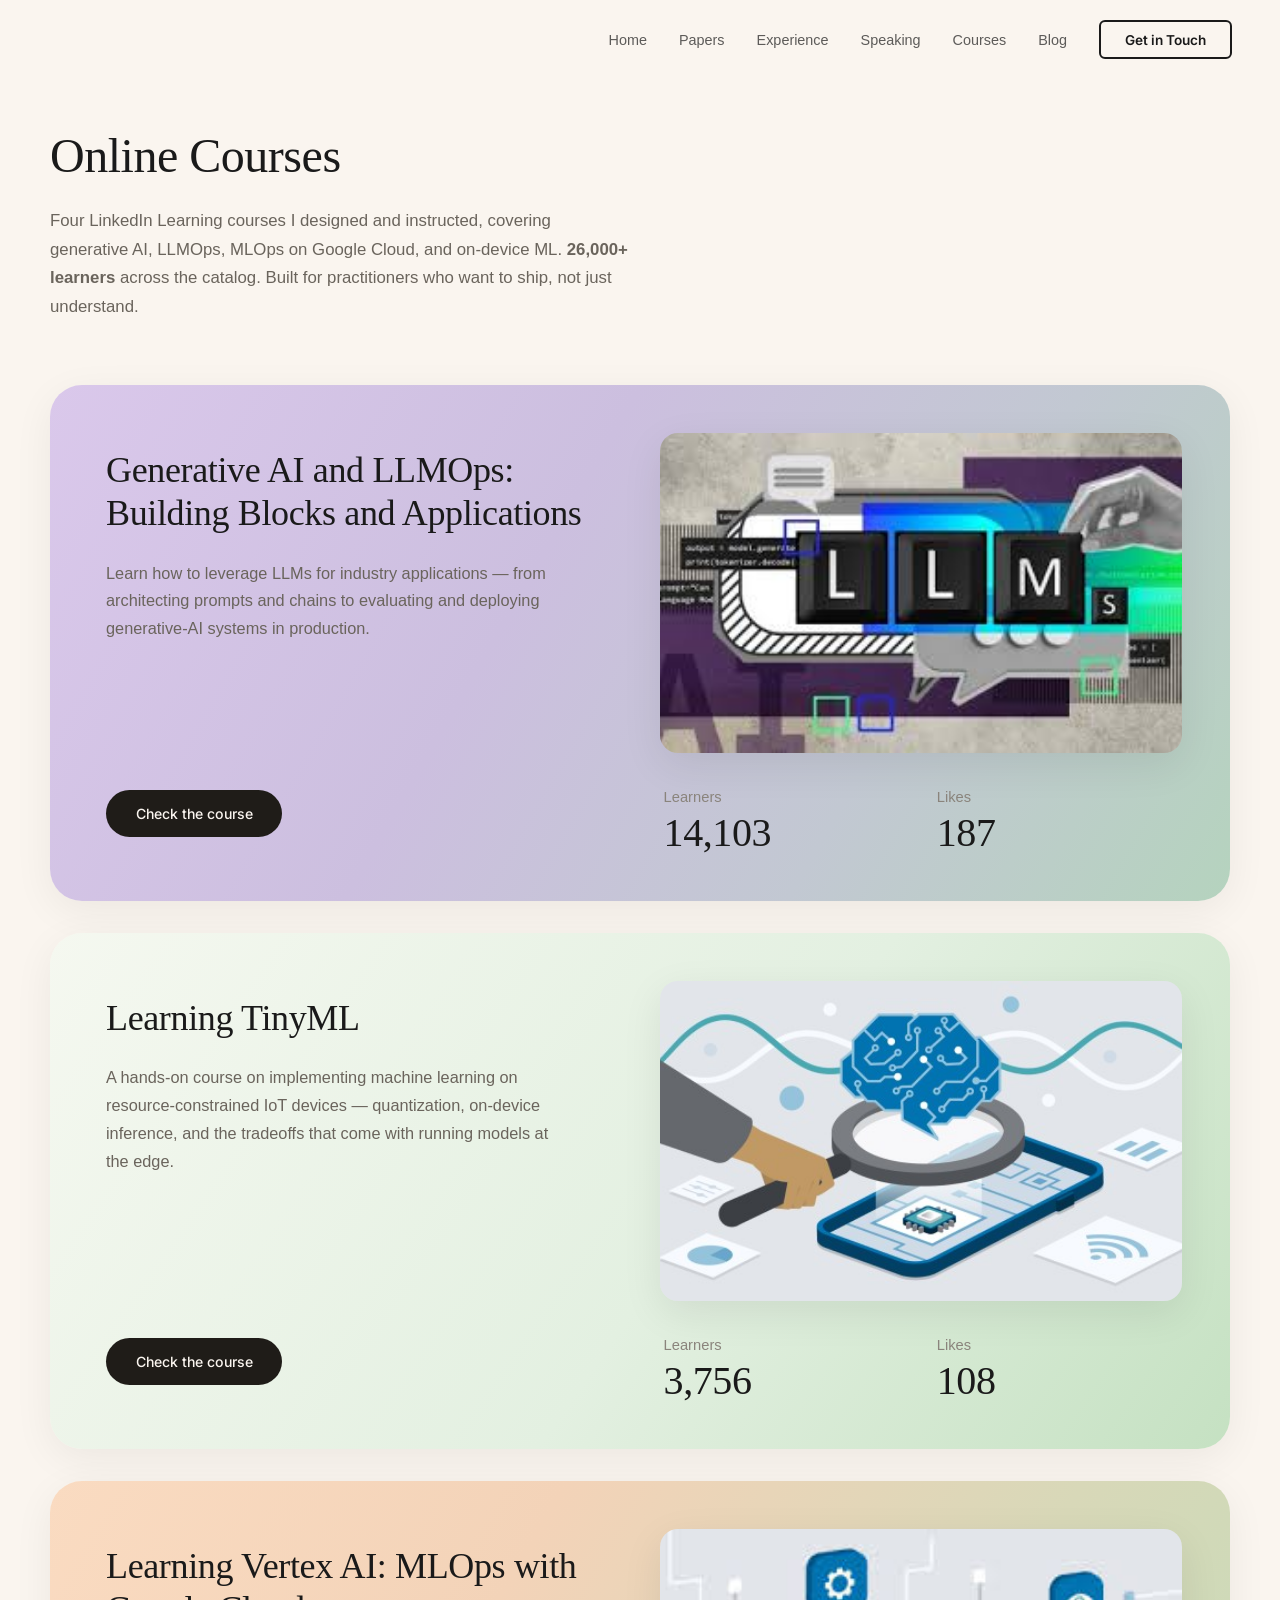
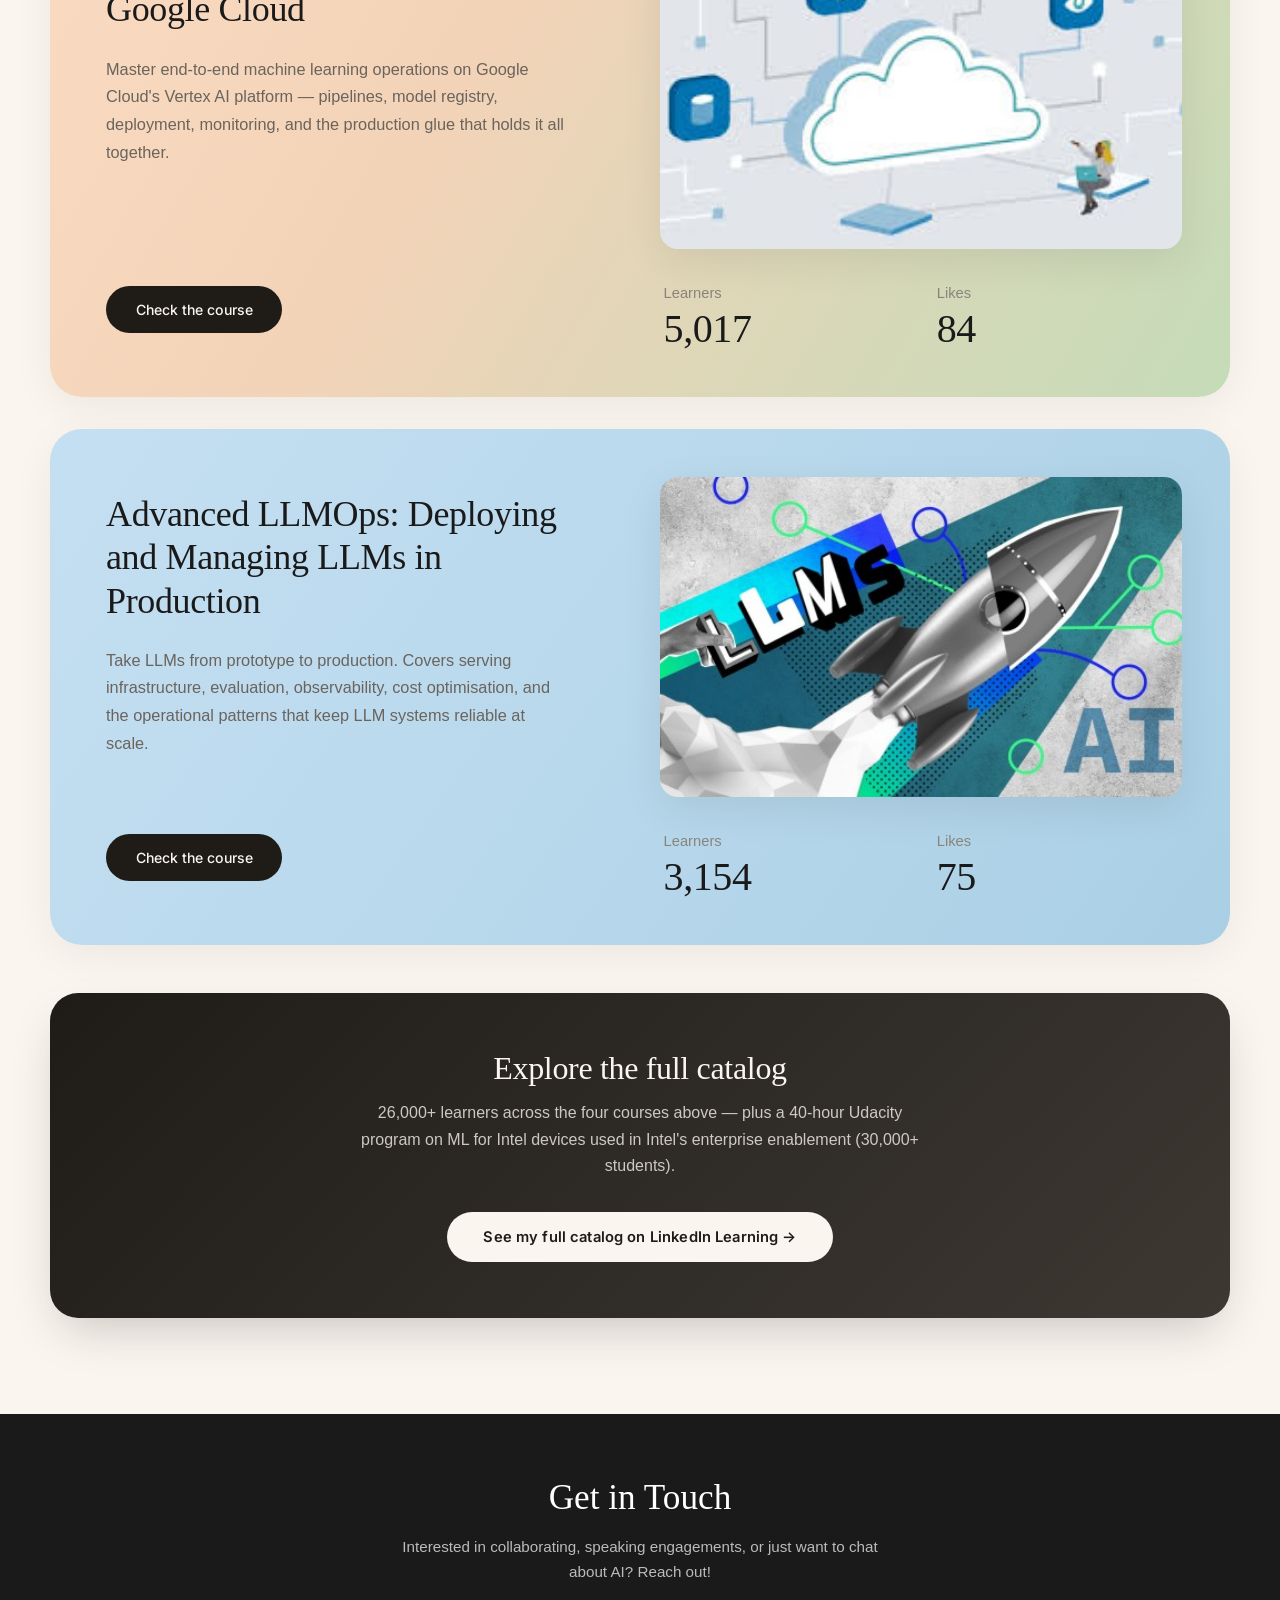
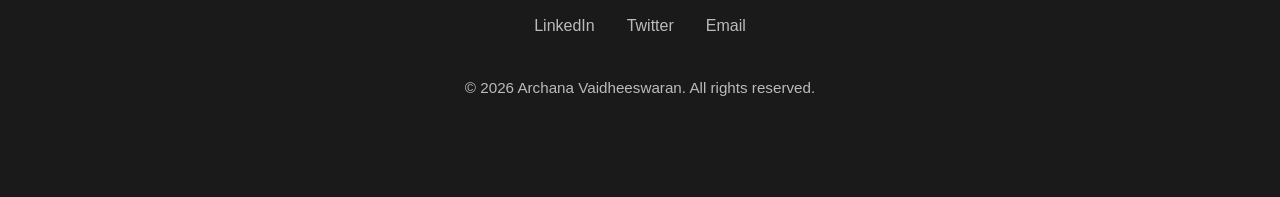
<file: courses/index.html>
<!DOCTYPE html>
<html lang="en">
<head>
  <meta charset="UTF-8" />
  <meta name="viewport" content="width=device-width, initial-scale=1.0" />
  <title>Online Courses &mdash; Archana Vaidheeswaran</title>
  <link rel="preconnect" href="https://fonts.googleapis.com" />
  <link rel="preconnect" href="https://fonts.gstatic.com" crossorigin />
  <link rel="preconnect" href="https://api.fontshare.com" crossorigin />
  <link href="https://fonts.googleapis.com/css2?family=Inter:wght@300;400;500;600;700&display=swap" rel="stylesheet" />
  <link href="https://api.fontshare.com/v2/css?f[]=satoshi@400,500,700&f[]=recoleta@400,500&display=swap" rel="stylesheet" />
  <link rel="stylesheet" href="../styles.css" />
</head>
<body>

  <!-- ========== NAVBAR ========== -->
  <nav class="navbar">
    <div class="nav-links">
      <a href="../index.html#home">Home</a>
      <a href="../papers/">Papers</a>
      <a href="../index.html#experience">Experience</a>
      <a href="../speaking/">Speaking</a>
      <a href="./" class="active">Courses</a>
      <a href="../blog/">Blog</a>
    </div>
    <a href="../index.html#contact" class="nav-cta">Get in Touch</a>
  </nav>

  <!-- ========== ONLINE COURSES ========== -->
  <section class="speaking-feature-section">
    <div class="speaking-feature-inner">
      <h1 class="speaking-feature-heading">Online Courses</h1>
      <p class="timeline-intro">Four LinkedIn Learning courses I designed and instructed, covering generative AI, LLMOps, MLOps on Google Cloud, and on-device ML. <strong>26,000+ learners</strong> across the catalog. Built for practitioners who want to ship, not just understand.</p>

      <div class="courses-stack">

        <article class="speaking-feature speaking-feature--lavender">
          <div class="speaking-feature-text">
            <h3>Generative AI and LLMOps: Building Blocks and Applications</h3>
            <p>Learn how to leverage LLMs for industry applications &mdash; from architecting prompts and chains to evaluating and deploying generative-AI systems in production.</p>
            <a href="https://www.linkedin.com/learning/generative-ai-and-llmops-building-blocks-and-application" target="_blank" rel="noopener" class="speaking-feature-cta">Check the course</a>
          </div>
          <div class="speaking-feature-media">
            <div class="speaking-feature-image">
              <img src="../images/courses/genai-llmops.jpeg" alt="Generative AI and LLMOps course" />
            </div>
            <div class="speaking-feature-meta">
              <div class="speaking-meta-block">
                <div class="speaking-meta-label">Learners</div>
                <div class="speaking-meta-value">14,103</div>
              </div>
              <div class="speaking-meta-block">
                <div class="speaking-meta-label">Likes</div>
                <div class="speaking-meta-value">187</div>
              </div>
            </div>
          </div>
        </article>

        <article class="speaking-feature">
          <div class="speaking-feature-text">
            <h3>Learning TinyML</h3>
            <p>A hands-on course on implementing machine learning on resource-constrained IoT devices &mdash; quantization, on-device inference, and the tradeoffs that come with running models at the edge.</p>
            <a href="https://www.linkedin.com/learning/learning-tinyml" target="_blank" rel="noopener" class="speaking-feature-cta">Check the course</a>
          </div>
          <div class="speaking-feature-media">
            <div class="speaking-feature-image">
              <img src="../images/courses/tinyml.jpeg" alt="Learning TinyML course" />
            </div>
            <div class="speaking-feature-meta">
              <div class="speaking-meta-block">
                <div class="speaking-meta-label">Learners</div>
                <div class="speaking-meta-value">3,756</div>
              </div>
              <div class="speaking-meta-block">
                <div class="speaking-meta-label">Likes</div>
                <div class="speaking-meta-value">108</div>
              </div>
            </div>
          </div>
        </article>

        <article class="speaking-feature speaking-feature--peach">
          <div class="speaking-feature-text">
            <h3>Learning Vertex AI: MLOps with Google Cloud</h3>
            <p>Master end-to-end machine learning operations on Google Cloud's Vertex AI platform &mdash; pipelines, model registry, deployment, monitoring, and the production glue that holds it all together.</p>
            <a href="https://www.linkedin.com/learning/learning-vertex-ai-mlops-with-google-cloud" target="_blank" rel="noopener" class="speaking-feature-cta">Check the course</a>
          </div>
          <div class="speaking-feature-media">
            <div class="speaking-feature-image">
              <img src="../images/courses/vertex-ai.jpeg" alt="Learning Vertex AI course" />
            </div>
            <div class="speaking-feature-meta">
              <div class="speaking-meta-block">
                <div class="speaking-meta-label">Learners</div>
                <div class="speaking-meta-value">5,017</div>
              </div>
              <div class="speaking-meta-block">
                <div class="speaking-meta-label">Likes</div>
                <div class="speaking-meta-value">84</div>
              </div>
            </div>
          </div>
        </article>

        <article class="speaking-feature speaking-feature--sky">
          <div class="speaking-feature-text">
            <h3>Advanced LLMOps: Deploying and Managing LLMs in Production</h3>
            <p>Take LLMs from prototype to production. Covers serving infrastructure, evaluation, observability, cost optimisation, and the operational patterns that keep LLM systems reliable at scale.</p>
            <a href="https://www.linkedin.com/learning/advanced-llmops-deploying-and-managing-llms-in-production" target="_blank" rel="noopener" class="speaking-feature-cta">Check the course</a>
          </div>
          <div class="speaking-feature-media">
            <div class="speaking-feature-image">
              <img src="../images/courses/advanced-llmops.jpeg" alt="Advanced LLMOps course" />
            </div>
            <div class="speaking-feature-meta">
              <div class="speaking-meta-block">
                <div class="speaking-meta-label">Learners</div>
                <div class="speaking-meta-value">3,154</div>
              </div>
              <div class="speaking-meta-block">
                <div class="speaking-meta-label">Likes</div>
                <div class="speaking-meta-value">75</div>
              </div>
            </div>
          </div>
        </article>

      </div>

      <!-- Catalog CTA -->
      <div class="courses-catalog-cta">
        <h3>Explore the full catalog</h3>
        <p>26,000+ learners across the four courses above &mdash; plus a 40-hour Udacity program on ML for Intel devices used in Intel's enterprise enablement (30,000+ students).</p>
        <a href="https://www.linkedin.com/learning/instructors/archana-vaidheeswaran" target="_blank" rel="noopener" class="courses-catalog-cta-btn">See my full catalog on LinkedIn Learning &rarr;</a>
      </div>

    </div>
  </section>

  <!-- ========== FOOTER ========== -->
  <footer id="contact" class="footer">
    <div class="footer-inner">
      <h2>Get in Touch</h2>
      <p>Interested in collaborating, speaking engagements, or just want to chat about AI? Reach out!</p>
      <div class="footer-links">
        <a href="#">LinkedIn</a>
        <a href="#">Twitter</a>
        <a href="#">Email</a>
      </div>
      <p class="footer-copy">&copy; 2026 Archana Vaidheeswaran. All rights reserved.</p>
    </div>
  </footer>

  <script src="../script.js"></script>
</body>
</html>
</file>
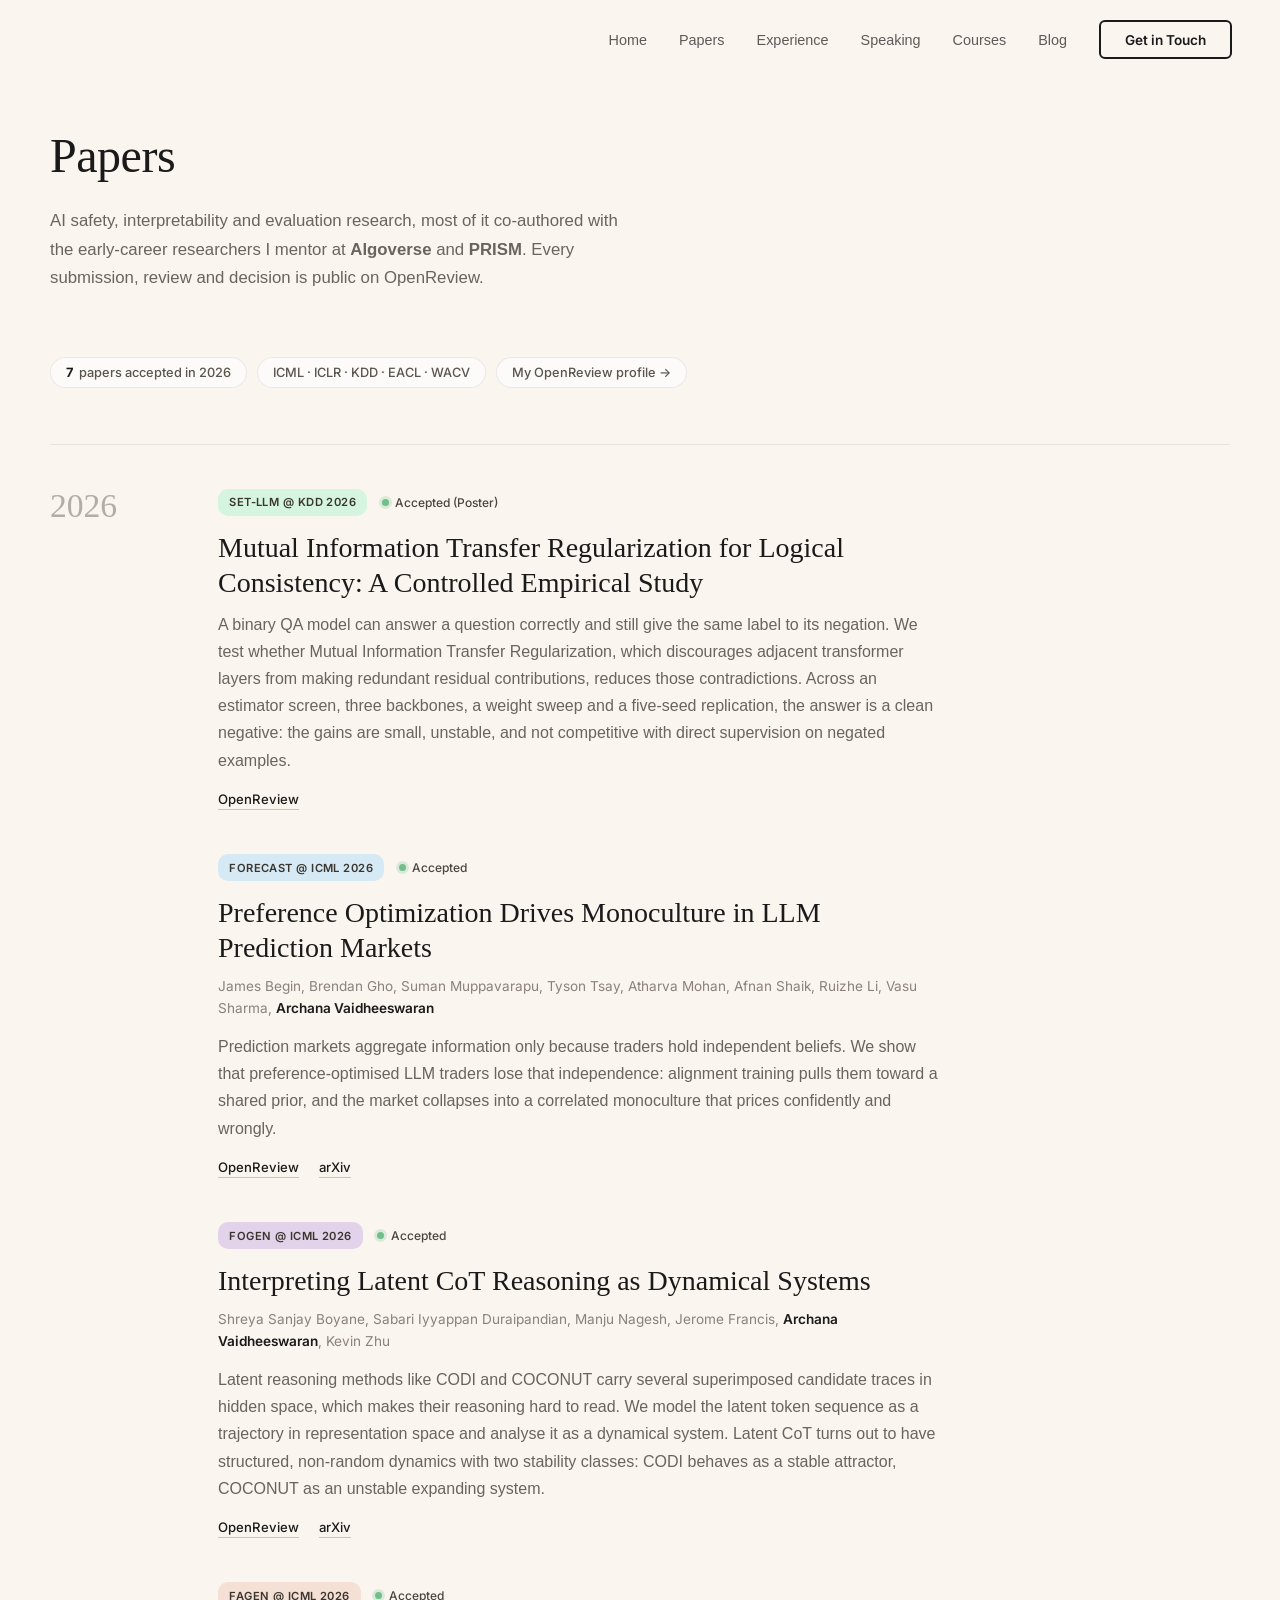
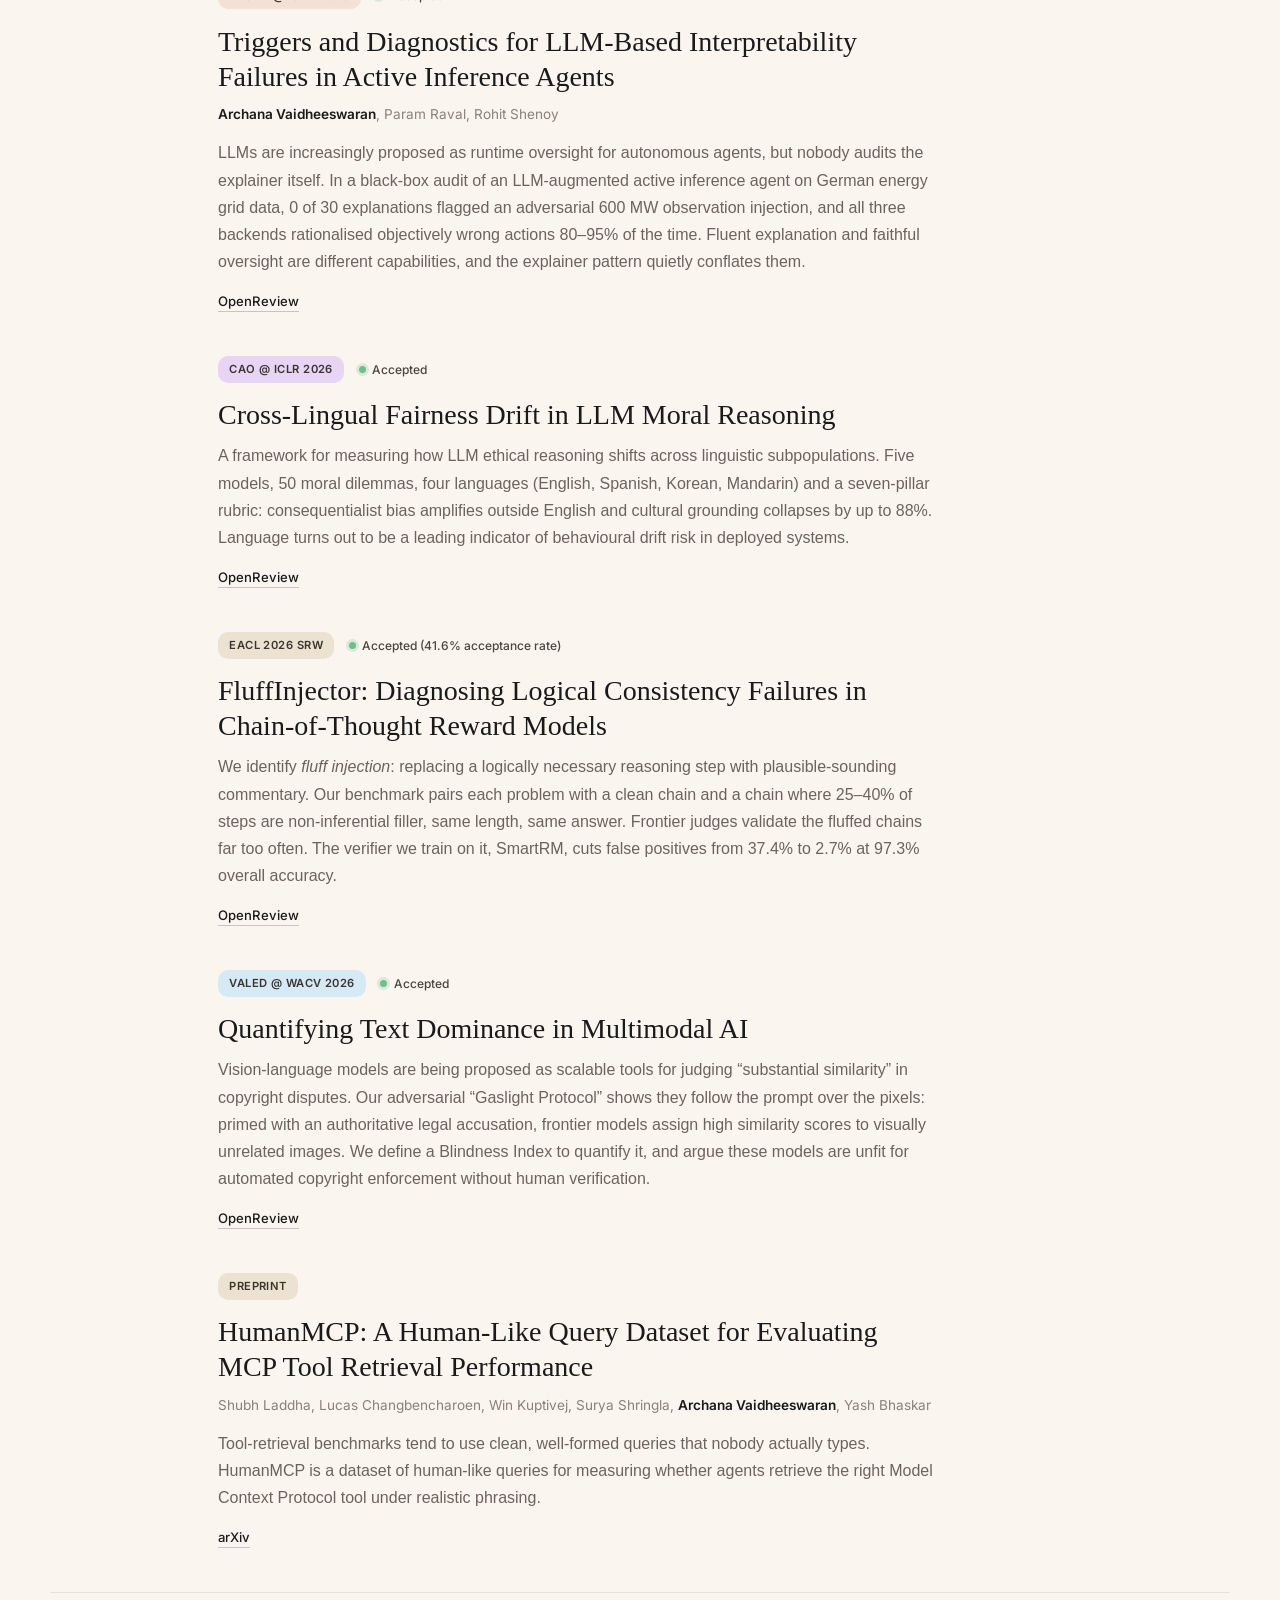
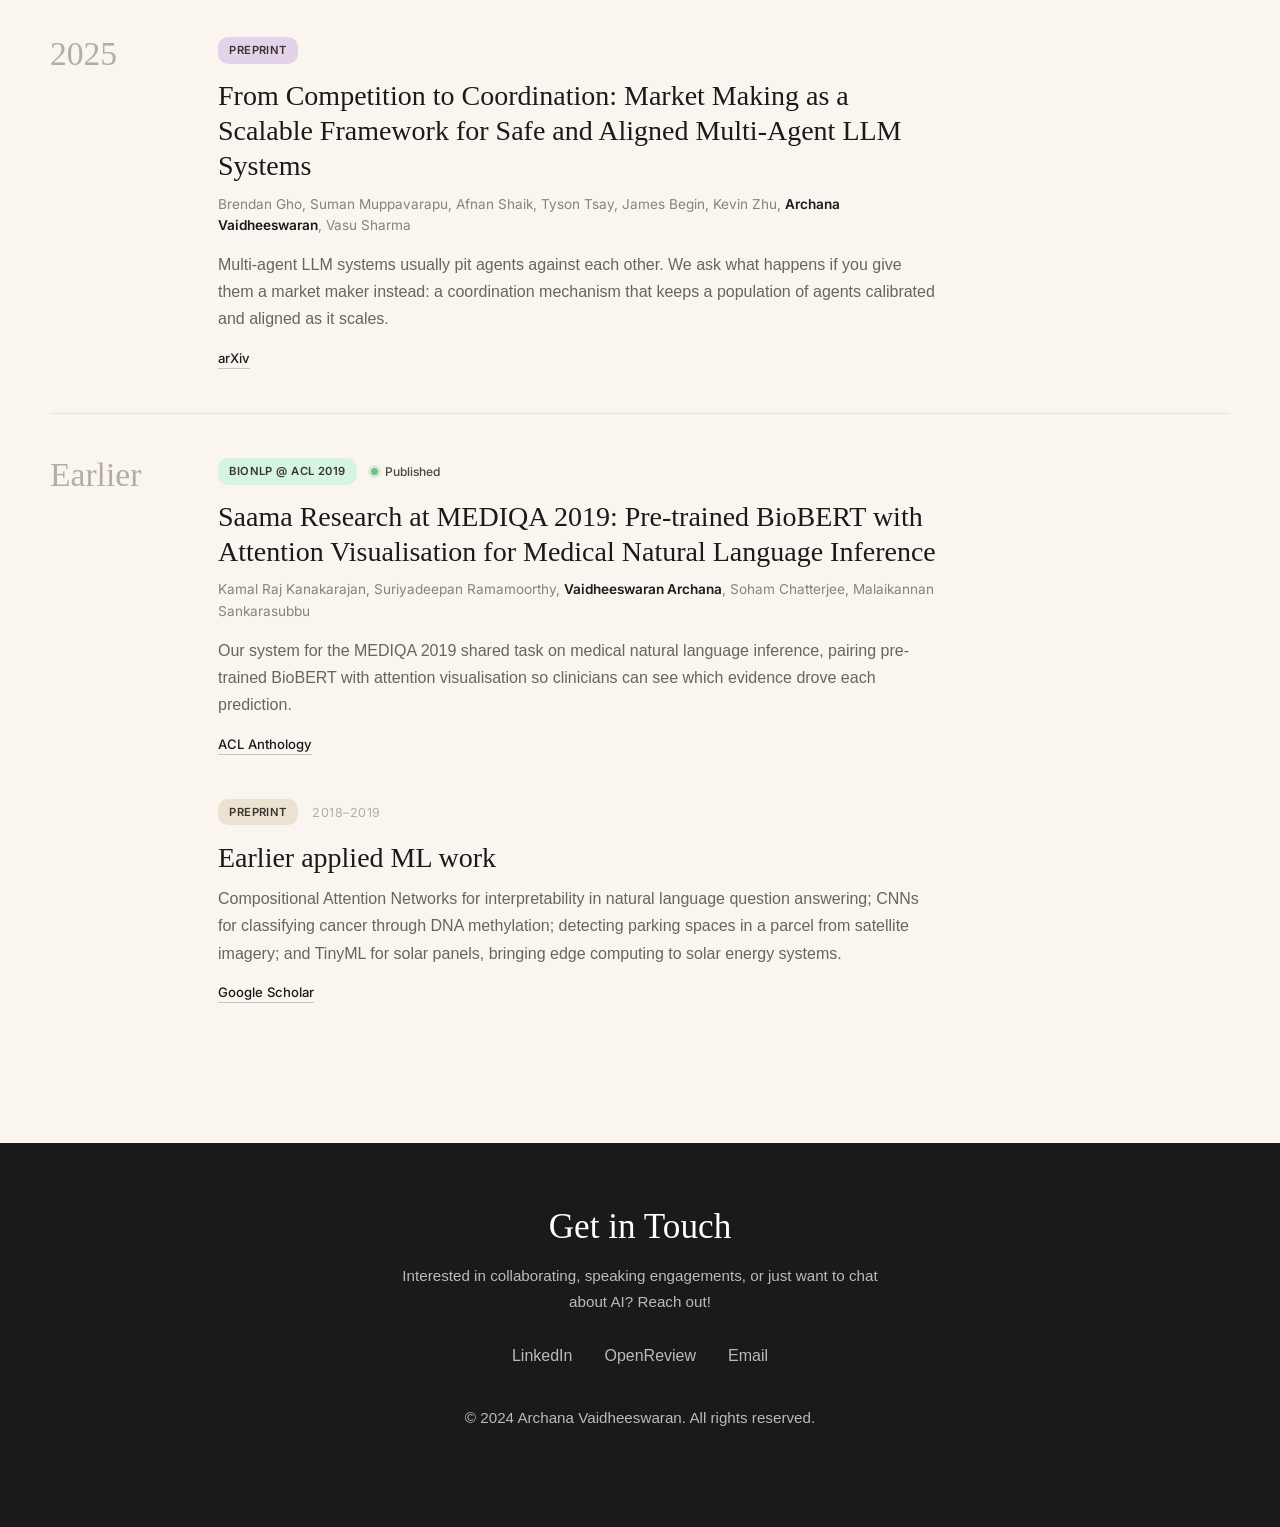
<file: papers/index.html>
<!DOCTYPE html>
<html lang="en">
<head>
  <meta charset="UTF-8" />
  <meta name="viewport" content="width=device-width, initial-scale=1.0" />
  <title>Papers &mdash; Archana Vaidheeswaran</title>
  <meta name="description" content="Peer-reviewed AI safety, interpretability and evaluation research by Archana Vaidheeswaran, accepted at ICML, ICLR, KDD, EACL and WACV workshops." />
  <link rel="preconnect" href="https://fonts.googleapis.com" />
  <link rel="preconnect" href="https://fonts.gstatic.com" crossorigin />
  <link rel="preconnect" href="https://api.fontshare.com" crossorigin />
  <link href="https://fonts.googleapis.com/css2?family=Inter:wght@300;400;500;600;700&display=swap" rel="stylesheet" />
  <link href="https://api.fontshare.com/v2/css?f[]=satoshi@400,500,700&f[]=recoleta@400,500&display=swap" rel="stylesheet" />
  <link rel="stylesheet" href="../styles.css" />
</head>
<body>

  <!-- ========== NAVBAR ========== -->
  <nav class="navbar">
    <div class="nav-links">
      <a href="../index.html#home">Home</a>
      <a href="./" class="active">Papers</a>
      <a href="../index.html#experience">Experience</a>
      <a href="../speaking/">Speaking</a>
      <a href="../courses/">Courses</a>
      <a href="../blog/">Blog</a>
    </div>
    <a href="../index.html#contact" class="nav-cta">Get in Touch</a>
  </nav>

  <!-- ========== PAPERS ========== -->
  <section class="speaking-feature-section">
    <div class="speaking-feature-inner">
      <h1 class="speaking-feature-heading">Papers</h1>
      <p class="timeline-intro">
        AI safety, interpretability and evaluation research, most of it co-authored with the early-career researchers I mentor at <strong>Algoverse</strong> and <strong>PRISM</strong>. Every submission, review and decision is public on OpenReview.
      </p>

      <div class="research-stats papers-stats">
        <span class="research-stat"><strong>7</strong> papers accepted in 2026</span>
        <span class="research-stat">ICML &middot; ICLR &middot; KDD &middot; EACL &middot; WACV</span>
        <a class="research-stat research-stat--link" href="https://openreview.net/profile?id=~Archana_Vaidheeswaran2" target="_blank" rel="noopener noreferrer">My OpenReview profile &rarr;</a>
      </div>

      <!-- ============ 2026 ============ -->
      <div class="papers-year-group">
        <div class="papers-year">2026</div>
        <div class="papers-list">

          <article class="paper-entry">
            <div class="paper-entry-meta">
              <span class="paper-venue paper-venue--green">SeT-LLM @ KDD 2026</span>
              <span class="paper-status">Accepted (Poster)</span>
            </div>
            <h2><a href="https://openreview.net/forum?id=gUuGmzkxBP" target="_blank" rel="noopener noreferrer">Mutual Information Transfer Regularization for Logical Consistency: A Controlled Empirical Study</a></h2>
            <p class="paper-entry-body">
              A binary QA model can answer a question correctly and still give the same label to its negation. We test whether Mutual Information Transfer Regularization, which discourages adjacent transformer layers from making redundant residual contributions, reduces those contradictions. Across an estimator screen, three backbones, a weight sweep and a five-seed replication, the answer is a clean negative: the gains are small, unstable, and not competitive with direct supervision on negated examples.
            </p>
            <div class="paper-entry-links">
              <a href="https://openreview.net/forum?id=gUuGmzkxBP" target="_blank" rel="noopener noreferrer">OpenReview</a>
            </div>
          </article>

          <article class="paper-entry">
            <div class="paper-entry-meta">
              <span class="paper-venue paper-venue--blue">Forecast @ ICML 2026</span>
              <span class="paper-status">Accepted</span>
            </div>
            <h2><a href="https://openreview.net/forum?id=Qaxb5pqRkj" target="_blank" rel="noopener noreferrer">Preference Optimization Drives Monoculture in LLM Prediction Markets</a></h2>
            <p class="paper-entry-authors">James Begin, Brendan Gho, Suman Muppavarapu, Tyson Tsay, Atharva Mohan, Afnan Shaik, Ruizhe Li, Vasu Sharma, <strong>Archana Vaidheeswaran</strong></p>
            <p class="paper-entry-body">
              Prediction markets aggregate information only because traders hold independent beliefs. We show that preference-optimised LLM traders lose that independence: alignment training pulls them toward a shared prior, and the market collapses into a correlated monoculture that prices confidently and wrongly.
            </p>
            <div class="paper-entry-links">
              <a href="https://openreview.net/forum?id=Qaxb5pqRkj" target="_blank" rel="noopener noreferrer">OpenReview</a>
              <a href="https://arxiv.org/abs/2606.26583" target="_blank" rel="noopener noreferrer">arXiv</a>
            </div>
          </article>

          <article class="paper-entry">
            <div class="paper-entry-meta">
              <span class="paper-venue paper-venue--lilac">FoGen @ ICML 2026</span>
              <span class="paper-status">Accepted</span>
            </div>
            <h2><a href="https://openreview.net/forum?id=ZAGsOMAwBV" target="_blank" rel="noopener noreferrer">Interpreting Latent CoT Reasoning as Dynamical Systems</a></h2>
            <p class="paper-entry-authors">Shreya Sanjay Boyane, Sabari Iyyappan Duraipandian, Manju Nagesh, Jerome Francis, <strong>Archana Vaidheeswaran</strong>, Kevin Zhu</p>
            <p class="paper-entry-body">
              Latent reasoning methods like CODI and COCONUT carry several superimposed candidate traces in hidden space, which makes their reasoning hard to read. We model the latent token sequence as a trajectory in representation space and analyse it as a dynamical system. Latent CoT turns out to have structured, non-random dynamics with two stability classes: CODI behaves as a stable attractor, COCONUT as an unstable expanding system.
            </p>
            <div class="paper-entry-links">
              <a href="https://openreview.net/forum?id=ZAGsOMAwBV" target="_blank" rel="noopener noreferrer">OpenReview</a>
              <a href="https://arxiv.org/abs/2607.09698" target="_blank" rel="noopener noreferrer">arXiv</a>
            </div>
          </article>

          <article class="paper-entry">
            <div class="paper-entry-meta">
              <span class="paper-venue paper-venue--peach">FAGEN @ ICML 2026</span>
              <span class="paper-status">Accepted</span>
            </div>
            <h2><a href="https://openreview.net/forum?id=YHX4DxG94e" target="_blank" rel="noopener noreferrer">Triggers and Diagnostics for LLM-Based Interpretability Failures in Active Inference Agents</a></h2>
            <p class="paper-entry-authors"><strong>Archana Vaidheeswaran</strong>, Param Raval, Rohit Shenoy</p>
            <p class="paper-entry-body">
              LLMs are increasingly proposed as runtime oversight for autonomous agents, but nobody audits the explainer itself. In a black-box audit of an LLM-augmented active inference agent on German energy grid data, 0 of 30 explanations flagged an adversarial 600&nbsp;MW observation injection, and all three backends rationalised objectively wrong actions 80&ndash;95% of the time. Fluent explanation and faithful oversight are different capabilities, and the explainer pattern quietly conflates them.
            </p>
            <div class="paper-entry-links">
              <a href="https://openreview.net/forum?id=YHX4DxG94e" target="_blank" rel="noopener noreferrer">OpenReview</a>
            </div>
          </article>

          <article class="paper-entry">
            <div class="paper-entry-meta">
              <span class="paper-venue paper-venue--purple">CAO @ ICLR 2026</span>
              <span class="paper-status">Accepted</span>
            </div>
            <h2><a href="https://openreview.net/forum?id=TReuRWFTyK" target="_blank" rel="noopener noreferrer">Cross-Lingual Fairness Drift in LLM Moral Reasoning</a></h2>
            <p class="paper-entry-body">
              A framework for measuring how LLM ethical reasoning shifts across linguistic subpopulations. Five models, 50 moral dilemmas, four languages (English, Spanish, Korean, Mandarin) and a seven-pillar rubric: consequentialist bias amplifies outside English and cultural grounding collapses by up to 88%. Language turns out to be a leading indicator of behavioural drift risk in deployed systems.
            </p>
            <div class="paper-entry-links">
              <a href="https://openreview.net/forum?id=TReuRWFTyK" target="_blank" rel="noopener noreferrer">OpenReview</a>
            </div>
          </article>

          <article class="paper-entry">
            <div class="paper-entry-meta">
              <span class="paper-venue paper-venue--sand">EACL 2026 SRW</span>
              <span class="paper-status">Accepted (41.6% acceptance rate)</span>
            </div>
            <h2><a href="https://openreview.net/forum?id=lpNn4wRzoK" target="_blank" rel="noopener noreferrer">FluffInjector: Diagnosing Logical Consistency Failures in Chain-of-Thought Reward Models</a></h2>
            <p class="paper-entry-body">
              We identify <em>fluff injection</em>: replacing a logically necessary reasoning step with plausible-sounding commentary. Our benchmark pairs each problem with a clean chain and a chain where 25&ndash;40% of steps are non-inferential filler, same length, same answer. Frontier judges validate the fluffed chains far too often. The verifier we train on it, SmartRM, cuts false positives from 37.4% to 2.7% at 97.3% overall accuracy.
            </p>
            <div class="paper-entry-links">
              <a href="https://openreview.net/forum?id=lpNn4wRzoK" target="_blank" rel="noopener noreferrer">OpenReview</a>
            </div>
          </article>

          <article class="paper-entry">
            <div class="paper-entry-meta">
              <span class="paper-venue paper-venue--blue">VALED @ WACV 2026</span>
              <span class="paper-status">Accepted</span>
            </div>
            <h2><a href="https://openreview.net/forum?id=kyZ7zyWFvX" target="_blank" rel="noopener noreferrer">Quantifying Text Dominance in Multimodal AI</a></h2>
            <p class="paper-entry-body">
              Vision-language models are being proposed as scalable tools for judging &ldquo;substantial similarity&rdquo; in copyright disputes. Our adversarial &ldquo;Gaslight Protocol&rdquo; shows they follow the prompt over the pixels: primed with an authoritative legal accusation, frontier models assign high similarity scores to visually unrelated images. We define a Blindness Index to quantify it, and argue these models are unfit for automated copyright enforcement without human verification.
            </p>
            <div class="paper-entry-links">
              <a href="https://openreview.net/forum?id=kyZ7zyWFvX" target="_blank" rel="noopener noreferrer">OpenReview</a>
            </div>
          </article>

          <article class="paper-entry">
            <div class="paper-entry-meta">
              <span class="paper-venue paper-venue--sand">Preprint</span>
            </div>
            <h2><a href="https://arxiv.org/abs/2602.23367" target="_blank" rel="noopener noreferrer">HumanMCP: A Human-Like Query Dataset for Evaluating MCP Tool Retrieval Performance</a></h2>
            <p class="paper-entry-authors">Shubh Laddha, Lucas Changbencharoen, Win Kuptivej, Surya Shringla, <strong>Archana Vaidheeswaran</strong>, Yash Bhaskar</p>
            <p class="paper-entry-body">
              Tool-retrieval benchmarks tend to use clean, well-formed queries that nobody actually types. HumanMCP is a dataset of human-like queries for measuring whether agents retrieve the right Model Context Protocol tool under realistic phrasing.
            </p>
            <div class="paper-entry-links">
              <a href="https://arxiv.org/abs/2602.23367" target="_blank" rel="noopener noreferrer">arXiv</a>
            </div>
          </article>

        </div>
      </div>

      <!-- ============ 2025 ============ -->
      <div class="papers-year-group">
        <div class="papers-year">2025</div>
        <div class="papers-list">

          <article class="paper-entry">
            <div class="paper-entry-meta">
              <span class="paper-venue paper-venue--lilac">Preprint</span>
            </div>
            <h2><a href="https://arxiv.org/abs/2511.17621" target="_blank" rel="noopener noreferrer">From Competition to Coordination: Market Making as a Scalable Framework for Safe and Aligned Multi-Agent LLM Systems</a></h2>
            <p class="paper-entry-authors">Brendan Gho, Suman Muppavarapu, Afnan Shaik, Tyson Tsay, James Begin, Kevin Zhu, <strong>Archana Vaidheeswaran</strong>, Vasu Sharma</p>
            <p class="paper-entry-body">
              Multi-agent LLM systems usually pit agents against each other. We ask what happens if you give them a market maker instead: a coordination mechanism that keeps a population of agents calibrated and aligned as it scales.
            </p>
            <div class="paper-entry-links">
              <a href="https://arxiv.org/abs/2511.17621" target="_blank" rel="noopener noreferrer">arXiv</a>
            </div>
          </article>

        </div>
      </div>

      <!-- ============ EARLIER ============ -->
      <div class="papers-year-group">
        <div class="papers-year">Earlier</div>
        <div class="papers-list">

          <article class="paper-entry">
            <div class="paper-entry-meta">
              <span class="paper-venue paper-venue--green">BioNLP @ ACL 2019</span>
              <span class="paper-status">Published</span>
            </div>
            <h2><a href="https://aclanthology.org/W19-5055/" target="_blank" rel="noopener noreferrer">Saama Research at MEDIQA 2019: Pre-trained BioBERT with Attention Visualisation for Medical Natural Language Inference</a></h2>
            <p class="paper-entry-authors">Kamal Raj Kanakarajan, Suriyadeepan Ramamoorthy, <strong>Vaidheeswaran Archana</strong>, Soham Chatterjee, Malaikannan Sankarasubbu</p>
            <p class="paper-entry-body">
              Our system for the MEDIQA 2019 shared task on medical natural language inference, pairing pre-trained BioBERT with attention visualisation so clinicians can see which evidence drove each prediction.
            </p>
            <div class="paper-entry-links">
              <a href="https://aclanthology.org/W19-5055/" target="_blank" rel="noopener noreferrer">ACL Anthology</a>
            </div>
          </article>

          <article class="paper-entry">
            <div class="paper-entry-meta">
              <span class="paper-venue paper-venue--sand">Preprint</span>
              <span class="paper-year">2018&ndash;2019</span>
            </div>
            <h2>Earlier applied ML work</h2>
            <p class="paper-entry-body">
              Compositional Attention Networks for interpretability in natural language question answering; CNNs for classifying cancer through DNA methylation; detecting parking spaces in a parcel from satellite imagery; and TinyML for solar panels, bringing edge computing to solar energy systems.
            </p>
            <div class="paper-entry-links">
              <a href="https://scholar.google.com/citations?user=FdRRFnkAAAAJ&hl=en" target="_blank" rel="noopener noreferrer">Google Scholar</a>
            </div>
          </article>

        </div>
      </div>

    </div>
  </section>

  <!-- ========== FOOTER ========== -->
  <footer id="contact" class="footer">
    <div class="footer-inner">
      <h2>Get in Touch</h2>
      <p>Interested in collaborating, speaking engagements, or just want to chat about AI? Reach out!</p>
      <div class="footer-links">
        <a href="https://www.linkedin.com/in/archana-iyer/" target="_blank" rel="noopener noreferrer">LinkedIn</a>
        <a href="https://openreview.net/profile?id=~Archana_Vaidheeswaran2" target="_blank" rel="noopener noreferrer">OpenReview</a>
        <a href="mailto:varchanaiyer139@gmail.com">Email</a>
      </div>
      <p class="footer-copy">&copy; 2024 Archana Vaidheeswaran. All rights reserved.</p>
    </div>
  </footer>

  <script src="../script.js"></script>
</body>
</html>
</file>
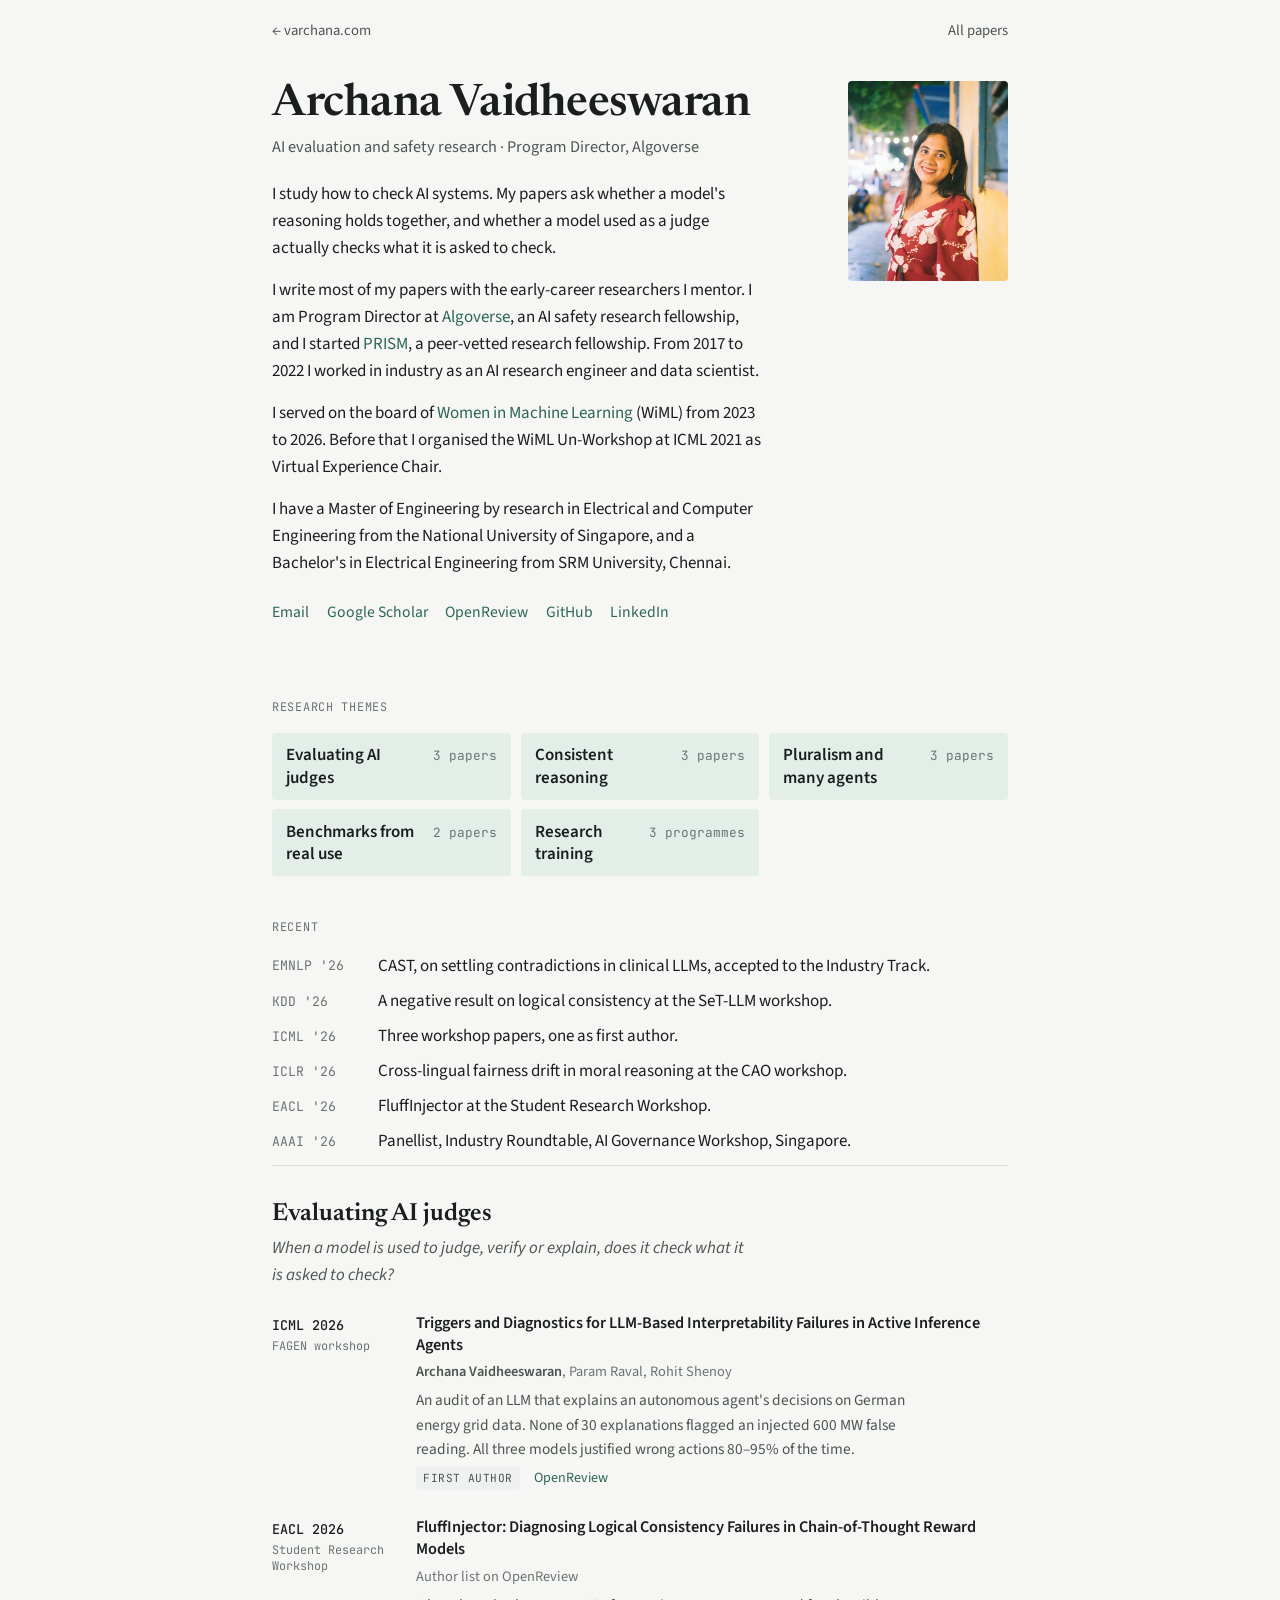
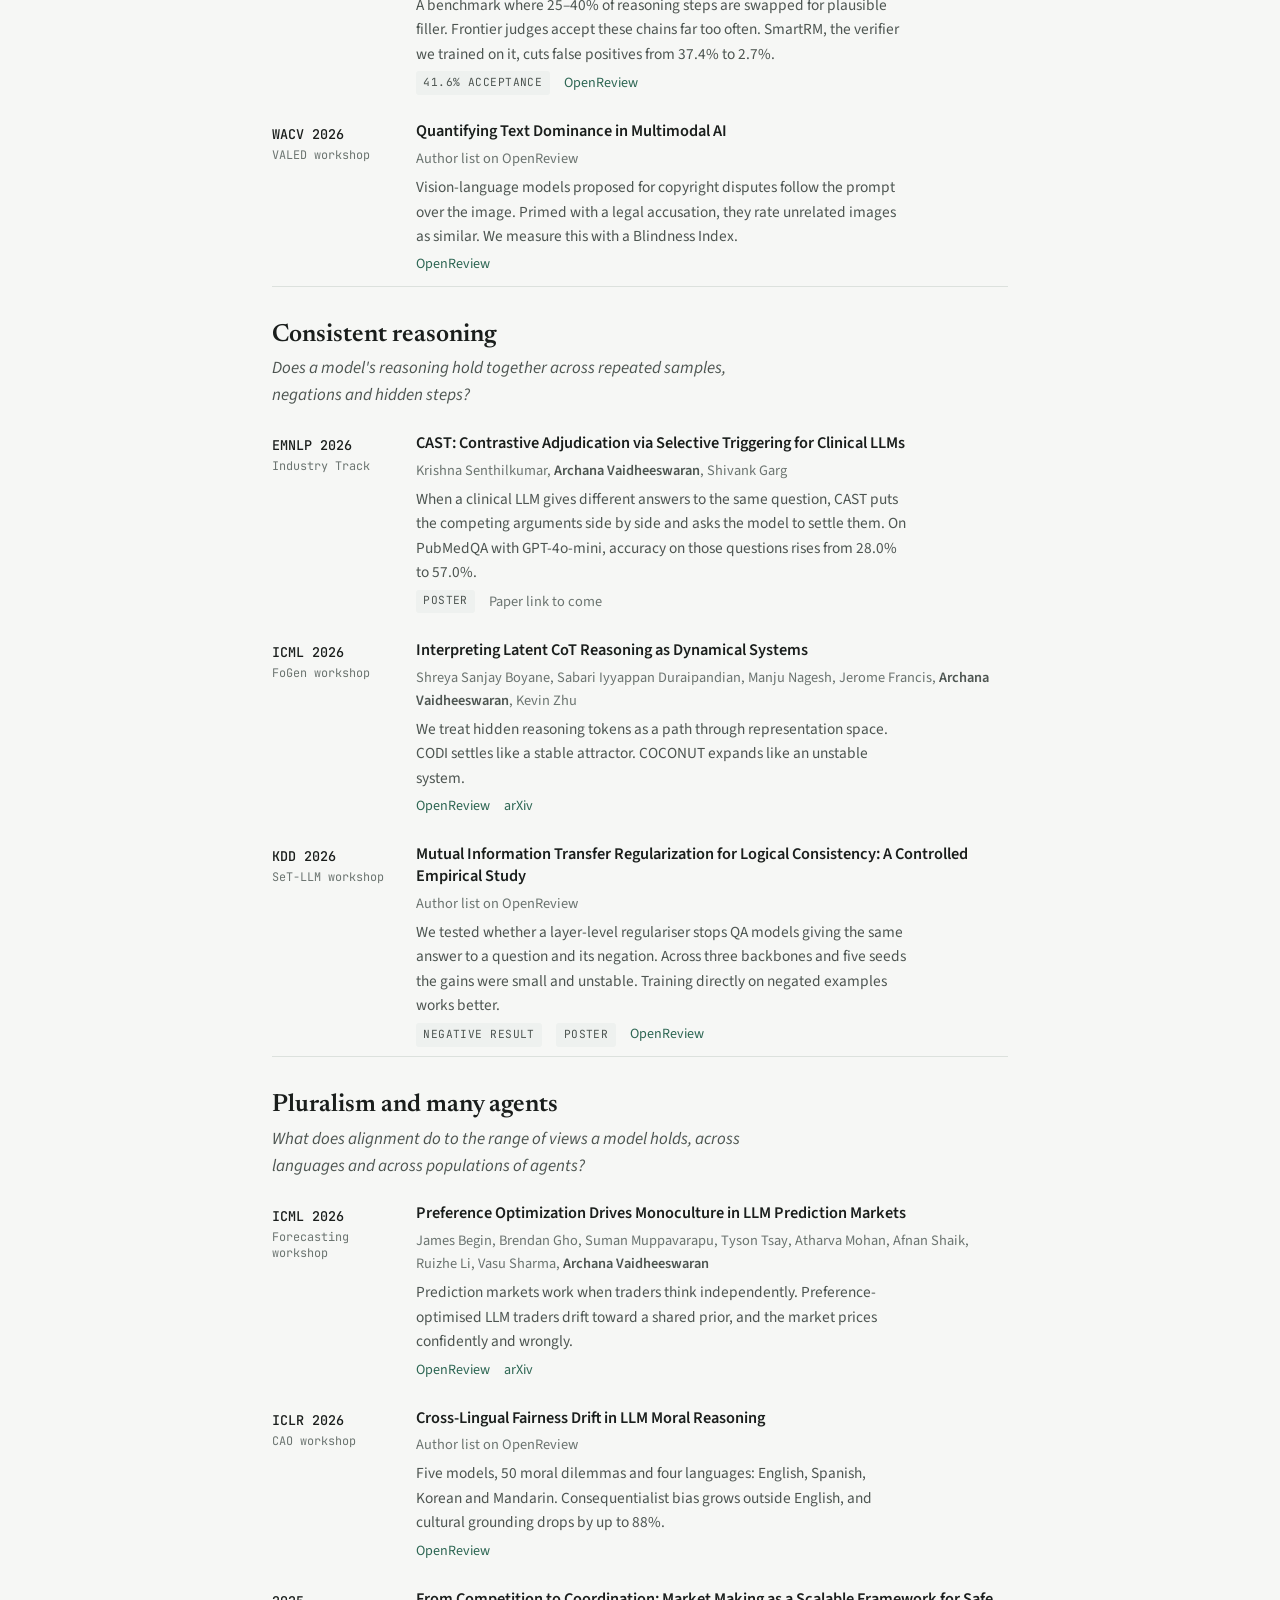
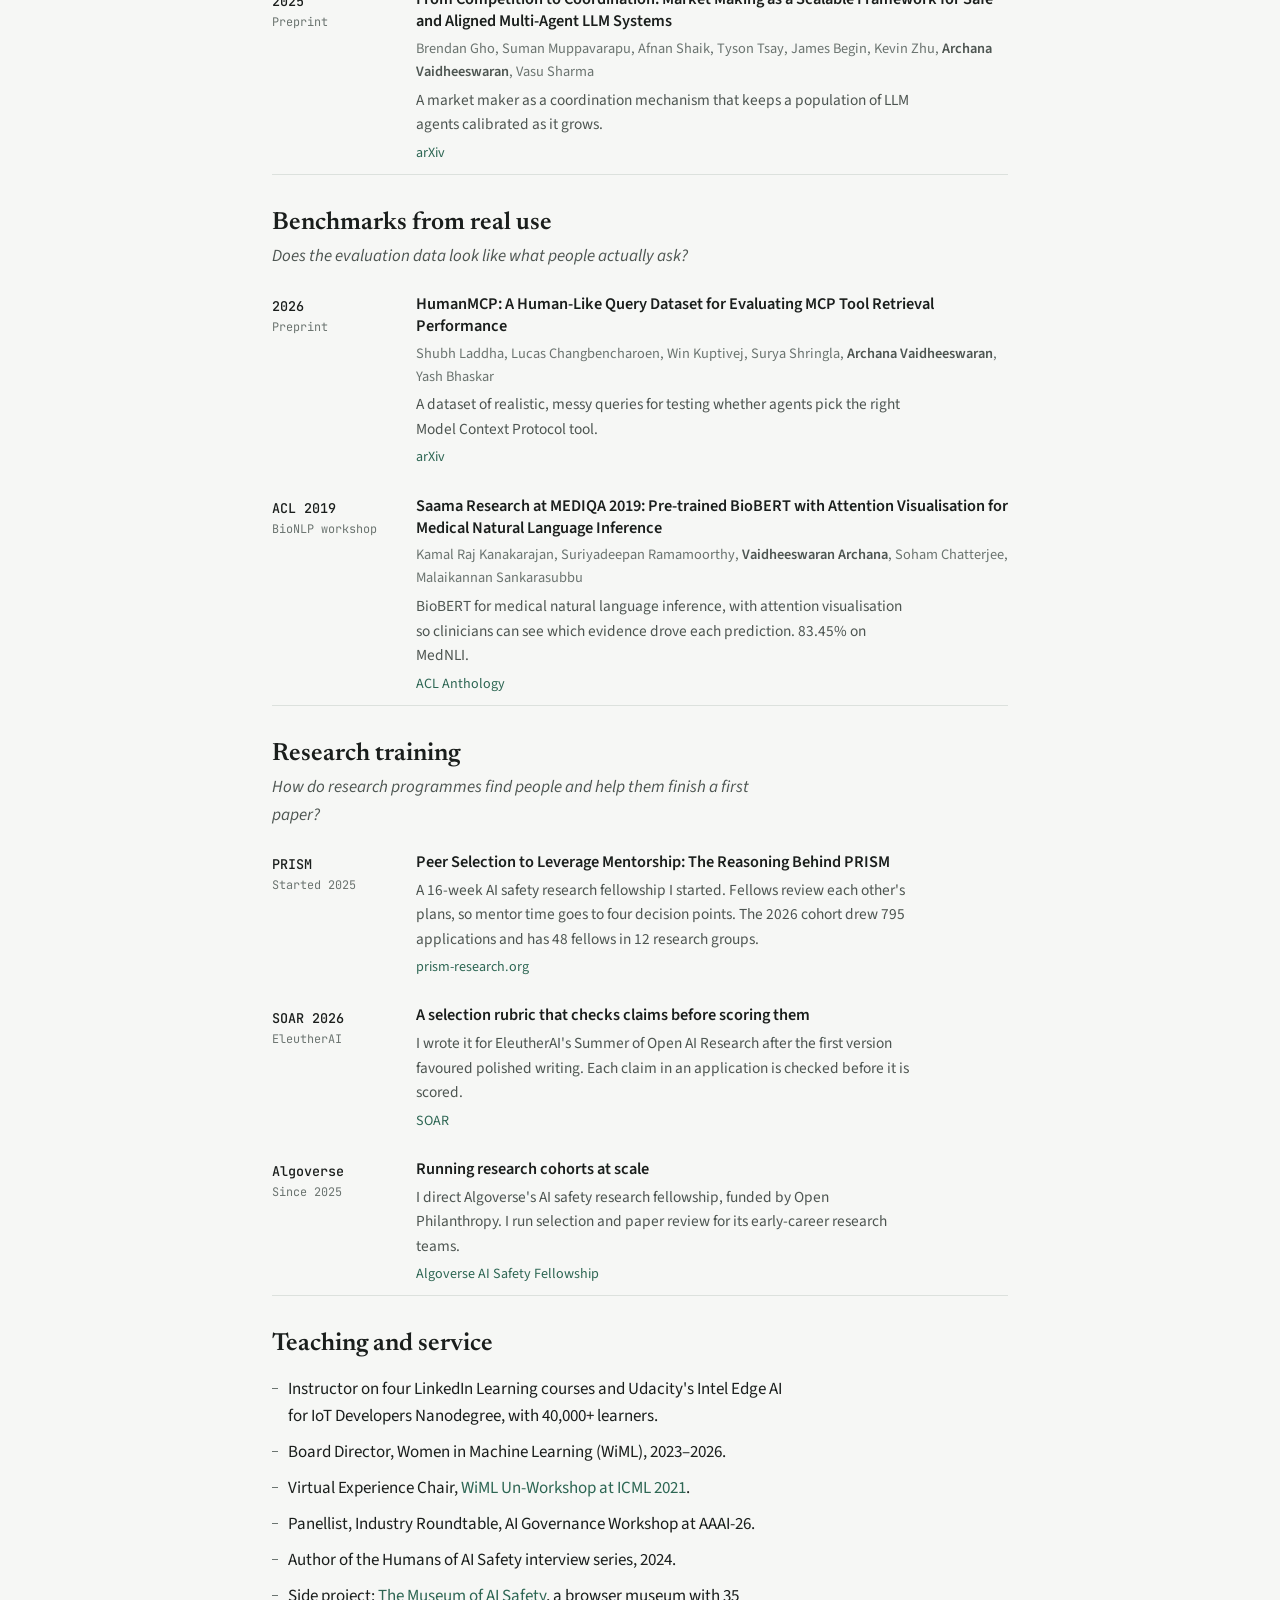
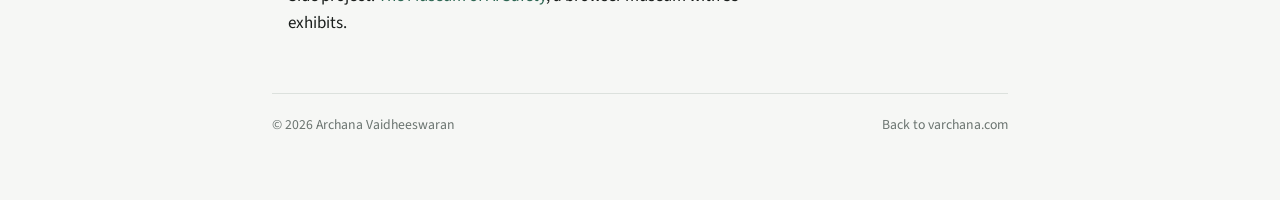
<file: research/index.html>
<!DOCTYPE html>
<html lang="en">
<head>
  <meta charset="UTF-8" />
  <meta name="viewport" content="width=device-width, initial-scale=1.0" />
  <title>Research · Archana Vaidheeswaran</title>
  <meta name="description" content="Archana Vaidheeswaran researches how to check AI systems: evaluating AI judges, consistent reasoning, and pluralism in multi-agent systems. Program Director at Algoverse, founder of PRISM, and WiML board member 2023–2026." />
  <link rel="canonical" href="https://varchana.com/research/" />
  <meta property="og:type" content="profile" />
  <meta property="og:title" content="Archana Vaidheeswaran · Research" />
  <meta property="og:description" content="AI evaluation and safety research, grouped by theme." />
  <meta property="og:url" content="https://varchana.com/research/" />
  <meta property="og:image" content="https://varchana.com/images/profile-research.jpg" />
  <link rel="preconnect" href="https://fonts.googleapis.com" />
  <link rel="preconnect" href="https://fonts.gstatic.com" crossorigin />
  <link rel="stylesheet" href="https://fonts.googleapis.com/css2?family=Newsreader:opsz,wght@6..72,500;6..72,600&family=Source+Sans+3:ital,wght@0,400;0,600;1,400&family=JetBrains+Mono:wght@400;500&display=swap" />
  <style>
    :root{
      color-scheme: light dark;
      --ground:#F6F7F5; --ink:#1A1E1C; --ink-2:#4D5551; --muted:#6B7470; --rule:#DCE1DD;
      --accent:#2D6653; --accent-soft:#E3EEE9; --tag:#EEF1EF;
      --serif:"Newsreader",Georgia,"Times New Roman",serif;
      --sans:"Source Sans 3","Segoe UI",system-ui,-apple-system,sans-serif;
      --mono:"JetBrains Mono",ui-monospace,SFMono-Regular,Menlo,monospace;
    }
    @media (prefers-color-scheme: dark){
      :root{
        --ground:#111513; --ink:#E5EAE7; --ink-2:#B3BCB7; --muted:#8C958F; --rule:#2A312D;
        --accent:#86C9B1; --accent-soft:#1D2B25; --tag:#1C221F;
      }
    }

    *{box-sizing:border-box}
    html{-webkit-text-size-adjust:100%}
    body{margin:0;background:var(--ground);color:var(--ink);font-family:var(--sans);font-size:17px;line-height:1.6;padding-inline:20px;padding-block:0 4rem}
    img{max-width:100%}
    @media (prefers-reduced-motion:no-preference){html{scroll-behavior:smooth}}
    .page{max-width:46rem;margin-inline:auto}
    a{color:var(--accent);text-decoration:none}
    a:hover{text-decoration:underline;text-underline-offset:3px}
    a:focus-visible{outline:2px solid var(--accent);outline-offset:3px;border-radius:2px}
    p{margin:0}
    strong{font-weight:600}

    .topbar{display:flex;justify-content:space-between;gap:1rem;padding-block:1.2rem 0;font-size:.92rem}
    .topbar a{color:var(--ink-2)}
    .topbar a:hover{color:var(--accent)}

    /* header */
    .intro{display:grid;grid-template-columns:1fr 10rem;gap:2.2rem;align-items:start;padding-block:2.4rem 2rem}
    h1{font-family:var(--serif);font-weight:600;font-size:clamp(2.1rem,5.5vw,2.8rem);line-height:1.05;letter-spacing:-.01em;margin:0 0 .35rem}
    .role{color:var(--ink-2);font-size:1.02rem;margin-bottom:1.3rem}
    .bio{display:flex;flex-direction:column;gap:.9rem;max-width:62ch}
    .photo{width:10rem;height:auto;aspect-ratio:4/5;object-fit:cover;object-position:50% 20%;border-radius:4px;display:block}
    .links{display:flex;flex-wrap:wrap;gap:.35rem 1.1rem;margin-top:1.4rem;font-size:.98rem}
    @media (max-width:620px){
      .intro{grid-template-columns:1fr;gap:1.2rem;padding-block:1.6rem 1.5rem}
      .photo{width:7.5rem;order:-1}
    }

    /* sections */
    section{padding-top:2.6rem;display:flex;flex-direction:column;gap:1rem;scroll-margin-top:1rem}
    h2{font-family:var(--serif);font-weight:600;font-size:1.55rem;line-height:1.15;margin:0;text-wrap:balance}
    .label{font-family:var(--mono);font-size:.74rem;letter-spacing:.06em;text-transform:uppercase;color:var(--muted)}

    /* theme index */
    .themes{list-style:none;margin:0;padding:0;display:grid;grid-template-columns:repeat(auto-fit,minmax(13rem,1fr));gap:.6rem}
    .themes a{display:flex;justify-content:space-between;align-items:baseline;gap:.8rem;padding:.7rem .9rem;background:var(--accent-soft);border-radius:4px;color:var(--ink);font-weight:600;line-height:1.3}
    .themes a:hover{text-decoration:none;outline:1px solid var(--accent)}
    .themes .n{font-family:var(--mono);font-weight:400;font-size:.8rem;color:var(--muted);white-space:nowrap}

    /* news */
    .news{list-style:none;margin:0;padding:0;display:flex;flex-direction:column;gap:.5rem}
    .news li{display:grid;grid-template-columns:5.6rem 1fr;gap:1rem}
    .news .when{font-family:var(--mono);font-size:.82rem;color:var(--muted);padding-top:.18rem;font-variant-numeric:tabular-nums}
    @media (max-width:480px){.news li{grid-template-columns:1fr;gap:0}}

    /* banners */
    .banner{border-top:1px solid var(--rule);padding-top:2.2rem;margin-top:.6rem}
    .banner-head{display:flex;flex-direction:column;gap:.3rem}
    .question{color:var(--ink-2);font-style:italic;max-width:60ch}
    .papers{list-style:none;margin:.4rem 0 0;padding:0;display:flex;flex-direction:column;gap:1.6rem}
    .paper{display:grid;grid-template-columns:7.8rem 1fr;gap:1.2rem}
    .venue{display:flex;flex-direction:column;gap:.1rem;padding-top:.2rem}
    .venue .conf{font-family:var(--mono);font-weight:500;font-size:.84rem;color:var(--ink)}
    .venue .track{font-family:var(--mono);font-size:.74rem;color:var(--muted);line-height:1.35}
    .p-body{display:flex;flex-direction:column;gap:.3rem;min-width:0}
    .p-title{font-weight:600;line-height:1.35;font-size:1.02rem}
    .p-title a{color:var(--ink)}
    .p-title a:hover{color:var(--accent)}
    .authors{font-size:.9rem;color:var(--muted)}
    .authors strong{color:var(--ink-2)}
    .summary{font-size:.96rem;color:var(--ink-2);max-width:62ch}
    .p-links{display:flex;flex-wrap:wrap;align-items:center;gap:.3rem .9rem;font-size:.88rem}
    .tag{font-family:var(--mono);font-size:.7rem;letter-spacing:.04em;text-transform:uppercase;background:var(--tag);color:var(--ink-2);padding:.18rem .45rem;border-radius:3px}
    @media (max-width:560px){
      .paper{grid-template-columns:1fr;gap:.35rem}
      .venue{flex-direction:row;flex-wrap:wrap;gap:.1rem .6rem;padding-top:0}
    }

    /* plain list */
    .plain{list-style:none;margin:0;padding:0;display:flex;flex-direction:column;gap:.55rem;max-width:64ch}
    .plain li{padding-left:1rem;position:relative}
    .plain li::before{content:"";position:absolute;left:0;top:.72em;width:.35rem;height:1px;background:var(--muted)}

    footer{margin-top:3.5rem;padding-top:1.2rem;border-top:1px solid var(--rule);font-size:.86rem;color:var(--muted);display:flex;flex-wrap:wrap;justify-content:space-between;gap:.5rem 1rem}
    footer a{color:var(--muted)}
  </style>
</head>
<body>
<div class="page">

<nav class="topbar" aria-label="Site">
  <a href="/">← varchana.com</a>
  <a href="/papers/">All papers</a>
</nav>

<header class="intro">
  <div>
    <h1>Archana Vaidheeswaran</h1>
    <div class="role">AI evaluation and safety research · Program Director, Algoverse</div>
    <div class="bio">
      <p>I study how to check AI systems. My papers ask whether a model's reasoning holds together, and whether a model used as a judge actually checks what it is asked to check.</p>
      <p>I write most of my papers with the early-career researchers I mentor. I am Program Director at <a href="https://algoverseairesearch.org/ai-safety-fellowship" target="_blank" rel="noopener">Algoverse</a>, an AI safety research fellowship, and I started <a href="https://prism-research.org/" target="_blank" rel="noopener">PRISM</a>, a peer-vetted research fellowship. From 2017 to 2022 I worked in industry as an AI research engineer and data scientist.</p>
      <p>I served on the board of <a href="https://wiml.org/" target="_blank" rel="noopener">Women in Machine Learning</a> (WiML) from 2023 to 2026. Before that I organised the WiML Un-Workshop at ICML 2021 as Virtual Experience Chair.</p>
      <p>I have a Master of Engineering by research in Electrical and Computer Engineering from the National University of Singapore, and a Bachelor's in Electrical Engineering from SRM University, Chennai.</p>
    </div>
    <nav class="links" aria-label="Profiles">
      <a href="mailto:varchanaiyer139@gmail.com">Email</a>
      <a href="https://scholar.google.com/citations?user=FdRRFnkAAAAJ&amp;hl=en" target="_blank" rel="noopener">Google Scholar</a>
      <a href="https://openreview.net/profile?id=~Archana_Vaidheeswaran2" target="_blank" rel="noopener">OpenReview</a>
      <a href="https://github.com/varchanaiyer" target="_blank" rel="noopener">GitHub</a>
      <a href="https://www.linkedin.com/in/archana-iyer/" target="_blank" rel="noopener">LinkedIn</a>
    </nav>
  </div>
  <img class="photo" src="../images/profile-research.jpg" width="319" height="480" alt="Archana Vaidheeswaran, smiling, in a red floral dress against a yellow wall">
</header>

<section id="themes" aria-labelledby="themes-h">
  <div class="label" id="themes-h">Research themes</div>
  <ul class="themes">
    <li><a href="#judges">Evaluating AI judges <span class="n">3 papers</span></a></li>
    <li><a href="#reasoning">Consistent reasoning <span class="n">3 papers</span></a></li>
    <li><a href="#pluralism">Pluralism and many agents <span class="n">3 papers</span></a></li>
    <li><a href="#benchmarks">Benchmarks from real use <span class="n">2 papers</span></a></li>
    <li><a href="#training">Research training <span class="n">3 programmes</span></a></li>
  </ul>
</section>

<section id="news" aria-labelledby="news-h">
  <div class="label" id="news-h">Recent</div>
  <ul class="news">
    <li><span class="when">EMNLP '26</span><span>CAST, on settling contradictions in clinical LLMs, accepted to the Industry Track.</span></li>
    <li><span class="when">KDD '26</span><span>A negative result on logical consistency at the SeT-LLM workshop.</span></li>
    <li><span class="when">ICML '26</span><span>Three workshop papers, one as first author.</span></li>
    <li><span class="when">ICLR '26</span><span>Cross-lingual fairness drift in moral reasoning at the CAO workshop.</span></li>
    <li><span class="when">EACL '26</span><span>FluffInjector at the Student Research Workshop.</span></li>
    <li><span class="when">AAAI '26</span><span>Panellist, Industry Roundtable, AI Governance Workshop, Singapore.</span></li>
  </ul>
</section>

<section id="judges" class="banner" aria-labelledby="judges-h">
  <div class="banner-head">
    <h2 id="judges-h">Evaluating AI judges</h2>
    <p class="question">When a model is used to judge, verify or explain, does it check what it is asked to check?</p>
  </div>
  <ul class="papers">
    <li class="paper">
      <div class="venue"><span class="conf">ICML 2026</span><span class="track">FAGEN workshop</span></div>
      <div class="p-body">
        <div class="p-title"><a href="https://openreview.net/forum?id=YHX4DxG94e" target="_blank" rel="noopener">Triggers and Diagnostics for LLM-Based Interpretability Failures in Active Inference Agents</a></div>
        <div class="authors"><strong>Archana Vaidheeswaran</strong>, Param Raval, Rohit Shenoy</div>
        <p class="summary">An audit of an LLM that explains an autonomous agent's decisions on German energy grid data. None of 30 explanations flagged an injected 600 MW false reading. All three models justified wrong actions 80–95% of the time.</p>
        <div class="p-links"><span class="tag">First author</span><a href="https://openreview.net/forum?id=YHX4DxG94e" target="_blank" rel="noopener">OpenReview</a></div>
      </div>
    </li>
    <li class="paper">
      <div class="venue"><span class="conf">EACL 2026</span><span class="track">Student Research Workshop</span></div>
      <div class="p-body">
        <div class="p-title"><a href="https://openreview.net/forum?id=lpNn4wRzoK" target="_blank" rel="noopener">FluffInjector: Diagnosing Logical Consistency Failures in Chain-of-Thought Reward Models</a></div>
        <div class="authors">Author list on OpenReview</div>
        <p class="summary">A benchmark where 25–40% of reasoning steps are swapped for plausible filler. Frontier judges accept these chains far too often. SmartRM, the verifier we trained on it, cuts false positives from 37.4% to 2.7%.</p>
        <div class="p-links"><span class="tag">41.6% acceptance</span><a href="https://openreview.net/forum?id=lpNn4wRzoK" target="_blank" rel="noopener">OpenReview</a></div>
      </div>
    </li>
    <li class="paper">
      <div class="venue"><span class="conf">WACV 2026</span><span class="track">VALED workshop</span></div>
      <div class="p-body">
        <div class="p-title"><a href="https://openreview.net/forum?id=kyZ7zyWFvX" target="_blank" rel="noopener">Quantifying Text Dominance in Multimodal AI</a></div>
        <div class="authors">Author list on OpenReview</div>
        <p class="summary">Vision-language models proposed for copyright disputes follow the prompt over the image. Primed with a legal accusation, they rate unrelated images as similar. We measure this with a Blindness Index.</p>
        <div class="p-links"><a href="https://openreview.net/forum?id=kyZ7zyWFvX" target="_blank" rel="noopener">OpenReview</a></div>
      </div>
    </li>
  </ul>
</section>

<section id="reasoning" class="banner" aria-labelledby="reasoning-h">
  <div class="banner-head">
    <h2 id="reasoning-h">Consistent reasoning</h2>
    <p class="question">Does a model's reasoning hold together across repeated samples, negations and hidden steps?</p>
  </div>
  <ul class="papers">
    <li class="paper">
      <div class="venue"><span class="conf">EMNLP 2026</span><span class="track">Industry Track</span></div>
      <div class="p-body">
        <div class="p-title">CAST: Contrastive Adjudication via Selective Triggering for Clinical LLMs</div>
        <div class="authors">Krishna Senthilkumar, <strong>Archana Vaidheeswaran</strong>, Shivank Garg</div>
        <p class="summary">When a clinical LLM gives different answers to the same question, CAST puts the competing arguments side by side and asks the model to settle them. On PubMedQA with GPT-4o-mini, accuracy on those questions rises from 28.0% to 57.0%.</p>
        <div class="p-links"><span class="tag">Poster</span><span class="authors">Paper link to come</span></div>
      </div>
    </li>
    <li class="paper">
      <div class="venue"><span class="conf">ICML 2026</span><span class="track">FoGen workshop</span></div>
      <div class="p-body">
        <div class="p-title"><a href="https://arxiv.org/abs/2607.09698" target="_blank" rel="noopener">Interpreting Latent CoT Reasoning as Dynamical Systems</a></div>
        <div class="authors">Shreya Sanjay Boyane, Sabari Iyyappan Duraipandian, Manju Nagesh, Jerome Francis, <strong>Archana Vaidheeswaran</strong>, Kevin Zhu</div>
        <p class="summary">We treat hidden reasoning tokens as a path through representation space. CODI settles like a stable attractor. COCONUT expands like an unstable system.</p>
        <div class="p-links"><a href="https://openreview.net/forum?id=ZAGsOMAwBV" target="_blank" rel="noopener">OpenReview</a><a href="https://arxiv.org/abs/2607.09698" target="_blank" rel="noopener">arXiv</a></div>
      </div>
    </li>
    <li class="paper">
      <div class="venue"><span class="conf">KDD 2026</span><span class="track">SeT-LLM workshop</span></div>
      <div class="p-body">
        <div class="p-title"><a href="https://openreview.net/forum?id=gUuGmzkxBP" target="_blank" rel="noopener">Mutual Information Transfer Regularization for Logical Consistency: A Controlled Empirical Study</a></div>
        <div class="authors">Author list on OpenReview</div>
        <p class="summary">We tested whether a layer-level regulariser stops QA models giving the same answer to a question and its negation. Across three backbones and five seeds the gains were small and unstable. Training directly on negated examples works better.</p>
        <div class="p-links"><span class="tag">Negative result</span><span class="tag">Poster</span><a href="https://openreview.net/forum?id=gUuGmzkxBP" target="_blank" rel="noopener">OpenReview</a></div>
      </div>
    </li>
  </ul>
</section>

<section id="pluralism" class="banner" aria-labelledby="pluralism-h">
  <div class="banner-head">
    <h2 id="pluralism-h">Pluralism and many agents</h2>
    <p class="question">What does alignment do to the range of views a model holds, across languages and across populations of agents?</p>
  </div>
  <ul class="papers">
    <li class="paper">
      <div class="venue"><span class="conf">ICML 2026</span><span class="track">Forecasting workshop</span></div>
      <div class="p-body">
        <div class="p-title"><a href="https://arxiv.org/abs/2606.26583" target="_blank" rel="noopener">Preference Optimization Drives Monoculture in LLM Prediction Markets</a></div>
        <div class="authors">James Begin, Brendan Gho, Suman Muppavarapu, Tyson Tsay, Atharva Mohan, Afnan Shaik, Ruizhe Li, Vasu Sharma, <strong>Archana Vaidheeswaran</strong></div>
        <p class="summary">Prediction markets work when traders think independently. Preference-optimised LLM traders drift toward a shared prior, and the market prices confidently and wrongly.</p>
        <div class="p-links"><a href="https://openreview.net/forum?id=Qaxb5pqRkj" target="_blank" rel="noopener">OpenReview</a><a href="https://arxiv.org/abs/2606.26583" target="_blank" rel="noopener">arXiv</a></div>
      </div>
    </li>
    <li class="paper">
      <div class="venue"><span class="conf">ICLR 2026</span><span class="track">CAO workshop</span></div>
      <div class="p-body">
        <div class="p-title"><a href="https://openreview.net/forum?id=TReuRWFTyK" target="_blank" rel="noopener">Cross-Lingual Fairness Drift in LLM Moral Reasoning</a></div>
        <div class="authors">Author list on OpenReview</div>
        <p class="summary">Five models, 50 moral dilemmas and four languages: English, Spanish, Korean and Mandarin. Consequentialist bias grows outside English, and cultural grounding drops by up to 88%.</p>
        <div class="p-links"><a href="https://openreview.net/forum?id=TReuRWFTyK" target="_blank" rel="noopener">OpenReview</a></div>
      </div>
    </li>
    <li class="paper">
      <div class="venue"><span class="conf">2025</span><span class="track">Preprint</span></div>
      <div class="p-body">
        <div class="p-title"><a href="https://arxiv.org/abs/2511.17621" target="_blank" rel="noopener">From Competition to Coordination: Market Making as a Scalable Framework for Safe and Aligned Multi-Agent LLM Systems</a></div>
        <div class="authors">Brendan Gho, Suman Muppavarapu, Afnan Shaik, Tyson Tsay, James Begin, Kevin Zhu, <strong>Archana Vaidheeswaran</strong>, Vasu Sharma</div>
        <p class="summary">A market maker as a coordination mechanism that keeps a population of LLM agents calibrated as it grows.</p>
        <div class="p-links"><a href="https://arxiv.org/abs/2511.17621" target="_blank" rel="noopener">arXiv</a></div>
      </div>
    </li>
  </ul>
</section>

<section id="benchmarks" class="banner" aria-labelledby="benchmarks-h">
  <div class="banner-head">
    <h2 id="benchmarks-h">Benchmarks from real use</h2>
    <p class="question">Does the evaluation data look like what people actually ask?</p>
  </div>
  <ul class="papers">
    <li class="paper">
      <div class="venue"><span class="conf">2026</span><span class="track">Preprint</span></div>
      <div class="p-body">
        <div class="p-title"><a href="https://arxiv.org/abs/2602.23367" target="_blank" rel="noopener">HumanMCP: A Human-Like Query Dataset for Evaluating MCP Tool Retrieval Performance</a></div>
        <div class="authors">Shubh Laddha, Lucas Changbencharoen, Win Kuptivej, Surya Shringla, <strong>Archana Vaidheeswaran</strong>, Yash Bhaskar</div>
        <p class="summary">A dataset of realistic, messy queries for testing whether agents pick the right Model Context Protocol tool.</p>
        <div class="p-links"><a href="https://arxiv.org/abs/2602.23367" target="_blank" rel="noopener">arXiv</a></div>
      </div>
    </li>
    <li class="paper">
      <div class="venue"><span class="conf">ACL 2019</span><span class="track">BioNLP workshop</span></div>
      <div class="p-body">
        <div class="p-title"><a href="https://aclanthology.org/W19-5055/" target="_blank" rel="noopener">Saama Research at MEDIQA 2019: Pre-trained BioBERT with Attention Visualisation for Medical Natural Language Inference</a></div>
        <div class="authors">Kamal Raj Kanakarajan, Suriyadeepan Ramamoorthy, <strong>Vaidheeswaran Archana</strong>, Soham Chatterjee, Malaikannan Sankarasubbu</div>
        <p class="summary">BioBERT for medical natural language inference, with attention visualisation so clinicians can see which evidence drove each prediction. 83.45% on MedNLI.</p>
        <div class="p-links"><a href="https://aclanthology.org/W19-5055/" target="_blank" rel="noopener">ACL Anthology</a></div>
      </div>
    </li>
  </ul>
</section>

<section id="training" class="banner" aria-labelledby="training-h">
  <div class="banner-head">
    <h2 id="training-h">Research training</h2>
    <p class="question">How do research programmes find people and help them finish a first paper?</p>
  </div>
  <ul class="papers">
    <li class="paper">
      <div class="venue"><span class="conf">PRISM</span><span class="track">Started 2025</span></div>
      <div class="p-body">
        <div class="p-title"><a href="https://prism-research.org/blog/peer-selection-to-leverage-mentorship" target="_blank" rel="noopener">Peer Selection to Leverage Mentorship: The Reasoning Behind PRISM</a></div>
        <p class="summary">A 16-week AI safety research fellowship I started. Fellows review each other's plans, so mentor time goes to four decision points. The 2026 cohort drew 795 applications and has 48 fellows in 12 research groups.</p>
        <div class="p-links"><a href="https://prism-research.org/" target="_blank" rel="noopener">prism-research.org</a></div>
      </div>
    </li>
    <li class="paper">
      <div class="venue"><span class="conf">SOAR 2026</span><span class="track">EleutherAI</span></div>
      <div class="p-body">
        <div class="p-title">A selection rubric that checks claims before scoring them</div>
        <p class="summary">I wrote it for EleutherAI's Summer of Open AI Research after the first version favoured polished writing. Each claim in an application is checked before it is scored.</p>
        <div class="p-links"><a href="https://www.eleuther.ai/soar" target="_blank" rel="noopener">SOAR</a></div>
      </div>
    </li>
    <li class="paper">
      <div class="venue"><span class="conf">Algoverse</span><span class="track">Since 2025</span></div>
      <div class="p-body">
        <div class="p-title">Running research cohorts at scale</div>
        <p class="summary">I direct Algoverse's AI safety research fellowship, funded by Open Philanthropy. I run selection and paper review for its early-career research teams.</p>
        <div class="p-links"><a href="https://algoverseairesearch.org/ai-safety-fellowship" target="_blank" rel="noopener">Algoverse AI Safety Fellowship</a></div>
      </div>
    </li>
  </ul>
</section>

<section id="teaching" class="banner" aria-labelledby="teaching-h">
  <h2 id="teaching-h">Teaching and service</h2>
  <ul class="plain">
    <li>Instructor on four LinkedIn Learning courses and Udacity's Intel Edge AI for IoT Developers Nanodegree, with 40,000+ learners.</li>
    <li>Board Director, Women in Machine Learning (WiML), 2023–2026.</li>
    <li>Virtual Experience Chair, <a href="https://wiml.org/wiml-un-workshop-2021" target="_blank" rel="noopener">WiML Un-Workshop at ICML 2021</a>.</li>
    <li>Panellist, Industry Roundtable, AI Governance Workshop at AAAI-26.</li>
    <li>Author of the Humans of AI Safety interview series, 2024.</li>
    <li>Side project: <a href="https://github.com/varchanaiyer/ai-safety-museum" target="_blank" rel="noopener">The Museum of AI Safety</a>, a browser museum with 35 exhibits.</li>
  </ul>
</section>

<footer>
  <span>© 2026 Archana Vaidheeswaran</span>
  <a href="/">Back to varchana.com</a>
</footer>

</div>
</body>
</html>
</file>
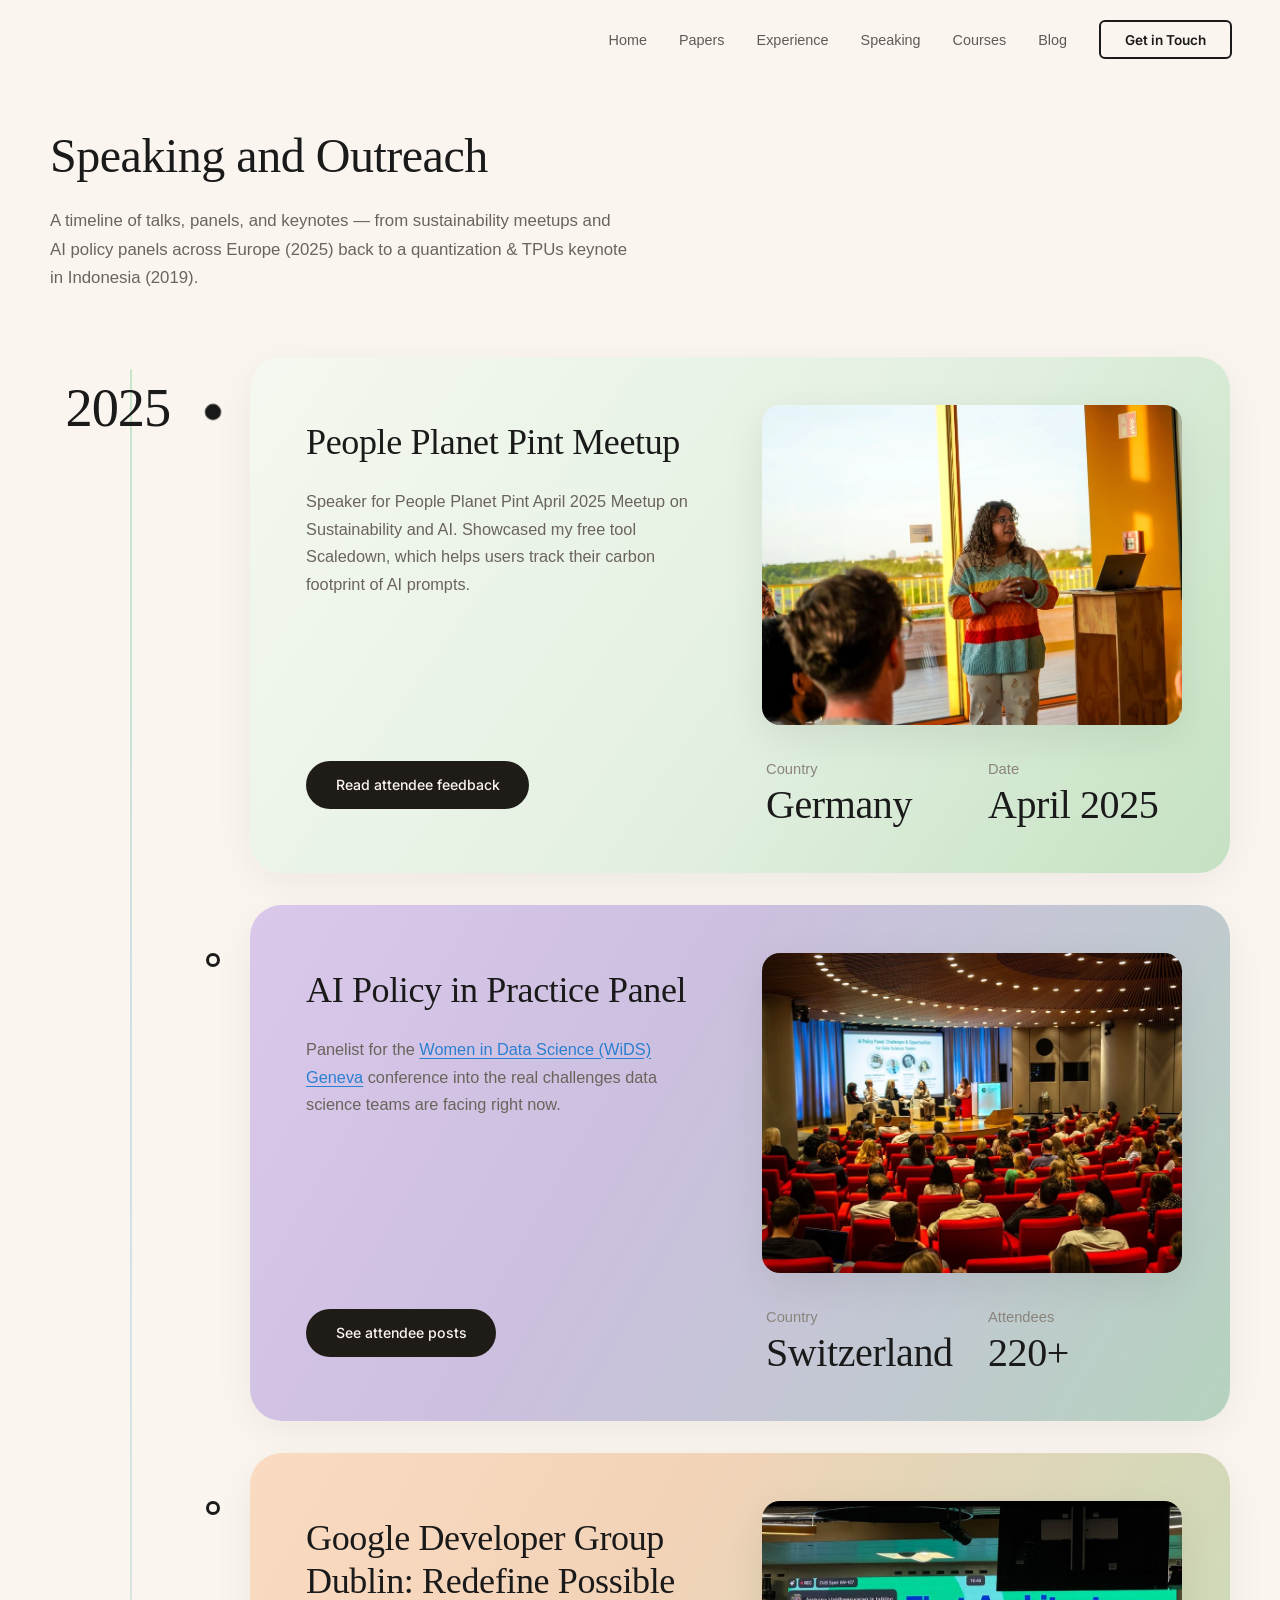
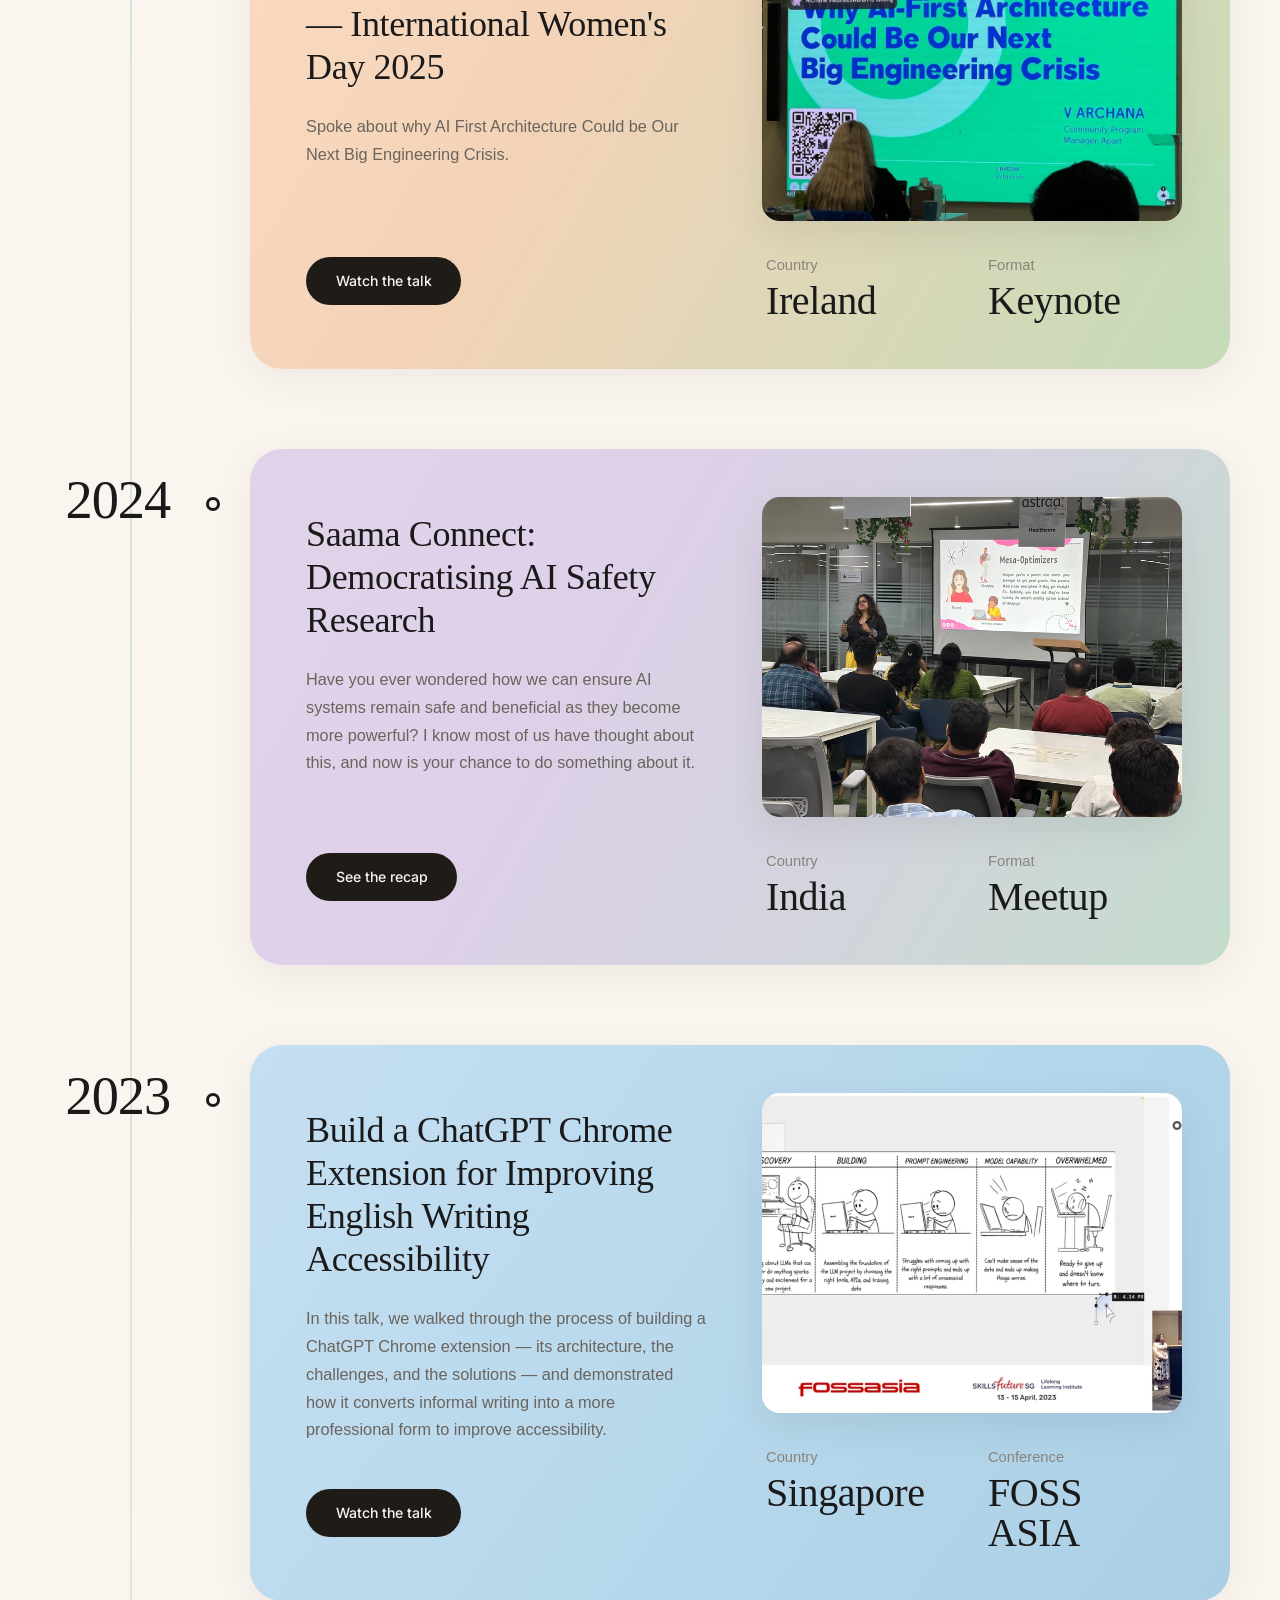
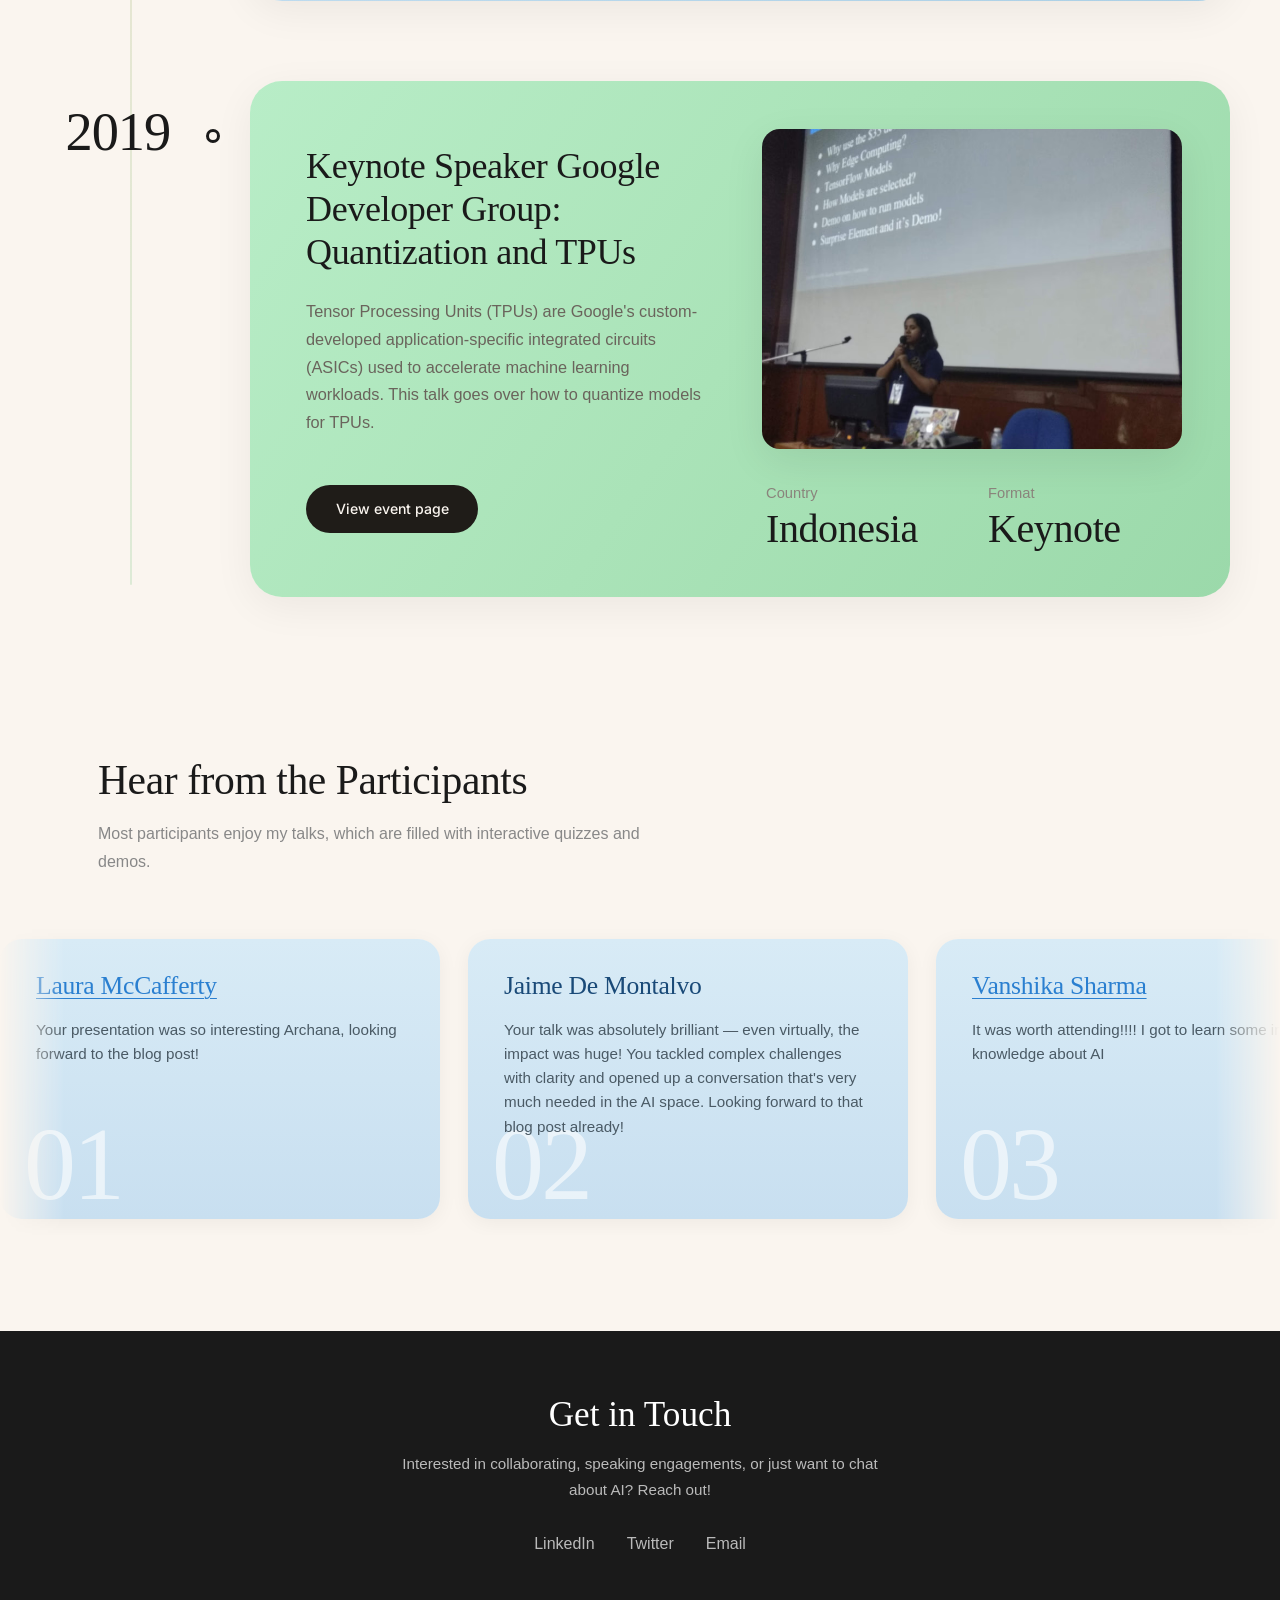
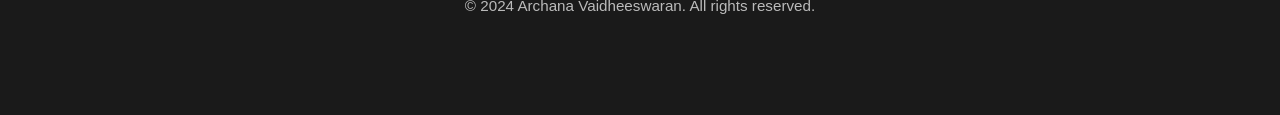
<file: speaking/index.html>
<!DOCTYPE html>
<html lang="en">
<head>
  <meta charset="UTF-8" />
  <meta name="viewport" content="width=device-width, initial-scale=1.0" />
  <title>Speaking &amp; Outreach &mdash; Archana Vaidheeswaran</title>
  <link rel="preconnect" href="https://fonts.googleapis.com" />
  <link rel="preconnect" href="https://fonts.gstatic.com" crossorigin />
  <link rel="preconnect" href="https://api.fontshare.com" crossorigin />
  <link href="https://fonts.googleapis.com/css2?family=Inter:wght@300;400;500;600;700&display=swap" rel="stylesheet" />
  <link href="https://api.fontshare.com/v2/css?f[]=satoshi@400,500,700&f[]=recoleta@400,500&display=swap" rel="stylesheet" />
  <link rel="stylesheet" href="../styles.css" />
</head>
<body>

  <!-- ========== NAVBAR ========== -->
  <nav class="navbar">
    <div class="nav-links">
      <a href="../index.html#home">Home</a>
      <a href="../papers/">Papers</a>
      <a href="../index.html#experience">Experience</a>
      <a href="./" class="active">Speaking</a>
      <a href="../courses/">Courses</a>
      <a href="../blog/">Blog</a>
    </div>
    <a href="../index.html#contact" class="nav-cta">Get in Touch</a>
  </nav>

  <!-- ========== SPEAKING & OUTREACH ========== -->
  <section class="speaking-feature-section">
    <div class="speaking-feature-inner">
      <h1 class="speaking-feature-heading">Speaking and Outreach</h1>
      <p class="timeline-intro">A timeline of talks, panels, and keynotes &mdash; from sustainability meetups and AI policy panels across Europe (2025) back to a quantization &amp; TPUs keynote in Indonesia (2019).</p>

      <ol class="timeline">

        <!-- 2025 -->
        <li class="timeline-group">
          <div class="timeline-year">2025</div>
          <div class="timeline-cards">

            <article class="speaking-feature">
              <div class="speaking-feature-text">
                <h3>People Planet Pint Meetup</h3>
                <p>Speaker for People Planet Pint April 2025 Meetup on Sustainability and AI. Showcased my free tool Scaledown, which helps users track their carbon footprint of AI prompts.</p>
                <a href="https://www.linkedin.com/posts/meganthudium_peopleplanetpint-activity-7323256731814252547-uL30/?utm_source=share&utm_medium=member_ios&rcm=ACoAABl7AnYBID2rMaRnBiBBacJWAtJB2J3PcCk" target="_blank" rel="noopener" class="speaking-feature-cta">Read attendee feedback</a>
              </div>
              <div class="speaking-feature-media">
                <div class="speaking-feature-image">
                  <img src="../images/speaking/people-pint-meetup.webp" alt="Speaking at People Planet Pint Meetup in Berlin" />
                </div>
                <div class="speaking-feature-meta">
                  <div class="speaking-meta-block">
                    <div class="speaking-meta-label">Country</div>
                    <div class="speaking-meta-value">Germany</div>
                  </div>
                  <div class="speaking-meta-block">
                    <div class="speaking-meta-label">Date</div>
                    <div class="speaking-meta-value">April 2025</div>
                  </div>
                </div>
              </div>
            </article>

            <article class="speaking-feature speaking-feature--lavender">
              <div class="speaking-feature-text">
                <h3>AI Policy in Practice Panel</h3>
                <p>Panelist for the <a href="https://www.linkedin.com/posts/ronjaantesberger_widsgeneva-datastreaming-eventdriven-activity-7312885661794013184-12Aj?utm_source=share&utm_medium=member_desktop&rcm=ACoAABl7AnYBID2rMaRnBiBBacJWAtJB2J3PcCk" target="_blank" rel="noopener">Women in Data Science (WiDS) Geneva</a> conference into the real challenges data science teams are facing right now.</p>
                <a href="https://www.linkedin.com/posts/ronjaantesberger_widsgeneva-datastreaming-eventdriven-activity-7312885661794013184-12Aj?utm_source=share&utm_medium=member_desktop&rcm=ACoAABl7AnYBID2rMaRnBiBBacJWAtJB2J3PcCk" target="_blank" rel="noopener" class="speaking-feature-cta">See attendee posts</a>
              </div>
              <div class="speaking-feature-media">
                <div class="speaking-feature-image">
                  <img src="../images/speaking/geneva-panel.webp" alt="AI Policy in Practice Panel at WiDS Geneva" />
                </div>
                <div class="speaking-feature-meta">
                  <div class="speaking-meta-block">
                    <div class="speaking-meta-label">Country</div>
                    <div class="speaking-meta-value">Switzerland</div>
                  </div>
                  <div class="speaking-meta-block">
                    <div class="speaking-meta-label">Attendees</div>
                    <div class="speaking-meta-value">220+</div>
                  </div>
                </div>
              </div>
            </article>

            <article class="speaking-feature speaking-feature--peach">
              <div class="speaking-feature-text">
                <h3>Google Developer Group Dublin: Redefine Possible &mdash; International Women's Day 2025</h3>
                <p>Spoke about why AI First Architecture Could be Our Next Big Engineering Crisis.</p>
                <a href="https://youtu.be/lfGp6HBvW24" target="_blank" rel="noopener" class="speaking-feature-cta">Watch the talk</a>
              </div>
              <div class="speaking-feature-media">
                <div class="speaking-feature-image">
                  <img src="../images/speaking/gdg-dublin.webp" alt="Speaking at GDG Dublin International Women's Day 2025" />
                </div>
                <div class="speaking-feature-meta">
                  <div class="speaking-meta-block">
                    <div class="speaking-meta-label">Country</div>
                    <div class="speaking-meta-value">Ireland</div>
                  </div>
                  <div class="speaking-meta-block">
                    <div class="speaking-meta-label">Format</div>
                    <div class="speaking-meta-value">Keynote</div>
                  </div>
                </div>
              </div>
            </article>

          </div>
        </li>

        <!-- 2024 -->
        <li class="timeline-group">
          <div class="timeline-year">2024</div>
          <div class="timeline-cards">
            <article class="speaking-feature speaking-feature--lilac">
              <div class="speaking-feature-text">
                <h3>Saama Connect: Democratising AI Safety Research</h3>
                <p>Have you ever wondered how we can ensure AI systems remain safe and beneficial as they become more powerful? I know most of us have thought about this, and now is your chance to do something about it.</p>
                <a href="https://www.linkedin.com/posts/rjinsights_saama-meetup-chennai-activity-7232007109607899139-ag_H?utm_medium=ios_app&rcm=ACoAABl7AnYBID2rMaRnBiBBacJWAtJB2J3PcCk&utm_source=social_share_send&utm_campaign=copy_link" target="_blank" rel="noopener" class="speaking-feature-cta">See the recap</a>
              </div>
              <div class="speaking-feature-media">
                <div class="speaking-feature-image">
                  <img src="../images/speaking/saama-ai-safety.avif" alt="Saama Connect AI Safety talk in Chennai" />
                </div>
                <div class="speaking-feature-meta">
                  <div class="speaking-meta-block">
                    <div class="speaking-meta-label">Country</div>
                    <div class="speaking-meta-value">India</div>
                  </div>
                  <div class="speaking-meta-block">
                    <div class="speaking-meta-label">Format</div>
                    <div class="speaking-meta-value">Meetup</div>
                  </div>
                </div>
              </div>
            </article>
          </div>
        </li>

        <!-- 2023 -->
        <li class="timeline-group">
          <div class="timeline-year">2023</div>
          <div class="timeline-cards">
            <article class="speaking-feature speaking-feature--sky">
              <div class="speaking-feature-text">
                <h3>Build a ChatGPT Chrome Extension for Improving English Writing Accessibility</h3>
                <p>In this talk, we walked through the process of building a ChatGPT Chrome extension &mdash; its architecture, the challenges, and the solutions &mdash; and demonstrated how it converts informal writing into a more professional form to improve accessibility.</p>
                <a href="https://www.youtube.com/watch?v=7AUtqx6W_WU" target="_blank" rel="noopener" class="speaking-feature-cta">Watch the talk</a>
              </div>
              <div class="speaking-feature-media">
                <div class="speaking-feature-image">
                  <img src="../images/speaking/fossasia-2023.avif" alt="FOSS ASIA 2023 ChatGPT Chrome Extension talk" />
                </div>
                <div class="speaking-feature-meta">
                  <div class="speaking-meta-block">
                    <div class="speaking-meta-label">Country</div>
                    <div class="speaking-meta-value">Singapore</div>
                  </div>
                  <div class="speaking-meta-block">
                    <div class="speaking-meta-label">Conference</div>
                    <div class="speaking-meta-value">FOSS ASIA</div>
                  </div>
                </div>
              </div>
            </article>
          </div>
        </li>

        <!-- 2019 -->
        <li class="timeline-group">
          <div class="timeline-year">2019</div>
          <div class="timeline-cards">
            <article class="speaking-feature speaking-feature--mint">
              <div class="speaking-feature-text">
                <h3>Keynote Speaker Google Developer Group: Quantization and TPUs</h3>
                <p>Tensor Processing Units (TPUs) are Google's custom-developed application-specific integrated circuits (ASICs) used to accelerate machine learning workloads. This talk goes over how to quantize models for TPUs.</p>
                <a href="https://gdg.community.dev/events/details/google-gdg-bandung-presents-devfest-bandung-2019/" target="_blank" rel="noopener" class="speaking-feature-cta">View event page</a>
              </div>
              <div class="speaking-feature-media">
                <div class="speaking-feature-image">
                  <img src="../images/speaking/gdg-bandung.avif" alt="Keynote at GDG Bandung 2019" />
                </div>
                <div class="speaking-feature-meta">
                  <div class="speaking-meta-block">
                    <div class="speaking-meta-label">Country</div>
                    <div class="speaking-meta-value">Indonesia</div>
                  </div>
                  <div class="speaking-meta-block">
                    <div class="speaking-meta-label">Format</div>
                    <div class="speaking-meta-value">Keynote</div>
                  </div>
                </div>
              </div>
            </article>
          </div>
        </li>

      </ol>
    </div>
  </section>

  <!-- ========== HEAR FROM THE PARTICIPANTS ========== -->
  <section class="speaking-testimonials-section">
    <div class="speaking-testimonials-header">
      <h2>Hear from the Participants</h2>
      <p>Most participants enjoy my talks, which are filled with interactive quizzes and demos.</p>
    </div>

    <div class="speaking-testimonials-marquee">
      <div class="speaking-testimonials-track">

        <article class="speaking-testimonial">
          <a href="#" class="speaking-testimonial-name">Laura McCafferty</a>
          <p class="speaking-testimonial-body">Your presentation was so interesting Archana, looking forward to the blog post!</p>
          <div class="speaking-testimonial-number">01</div>
        </article>

        <article class="speaking-testimonial">
          <span class="speaking-testimonial-name">Jaime De Montalvo</span>
          <p class="speaking-testimonial-body">Your talk was absolutely brilliant &mdash; even virtually, the impact was huge! You tackled complex challenges with clarity and opened up a conversation that's very much needed in the AI space. Looking forward to that blog post already!</p>
          <div class="speaking-testimonial-number">02</div>
        </article>

        <article class="speaking-testimonial">
          <a href="#" class="speaking-testimonial-name">Vanshika Sharma</a>
          <p class="speaking-testimonial-body">It was worth attending!!!! I got to learn some insightful knowledge about AI</p>
          <div class="speaking-testimonial-number">03</div>
        </article>

        <article class="speaking-testimonial">
          <a href="#" class="speaking-testimonial-name">Tejol Lahane</a>
          <p class="speaking-testimonial-body">Amazing presentation!!<br />It was an interactive and an informative session. Looking forward to many more of your sessions</p>
          <div class="speaking-testimonial-number">04</div>
        </article>

        <!-- Duplicate set for seamless loop -->
        <article class="speaking-testimonial" aria-hidden="true">
          <a href="#" class="speaking-testimonial-name">Laura McCafferty</a>
          <p class="speaking-testimonial-body">Your presentation was so interesting Archana, looking forward to the blog post!</p>
          <div class="speaking-testimonial-number">01</div>
        </article>

        <article class="speaking-testimonial" aria-hidden="true">
          <span class="speaking-testimonial-name">Jaime De Montalvo</span>
          <p class="speaking-testimonial-body">Your talk was absolutely brilliant &mdash; even virtually, the impact was huge! You tackled complex challenges with clarity and opened up a conversation that's very much needed in the AI space. Looking forward to that blog post already!</p>
          <div class="speaking-testimonial-number">02</div>
        </article>

        <article class="speaking-testimonial" aria-hidden="true">
          <a href="#" class="speaking-testimonial-name">Vanshika Sharma</a>
          <p class="speaking-testimonial-body">It was worth attending!!!! I got to learn some insightful knowledge about AI</p>
          <div class="speaking-testimonial-number">03</div>
        </article>

        <article class="speaking-testimonial" aria-hidden="true">
          <a href="#" class="speaking-testimonial-name">Tejol Lahane</a>
          <p class="speaking-testimonial-body">Amazing presentation!!<br />It was an interactive and an informative session. Looking forward to many more of your sessions</p>
          <div class="speaking-testimonial-number">04</div>
        </article>

      </div>
    </div>
  </section>

  <!-- ========== FOOTER ========== -->
  <footer id="contact" class="footer">
    <div class="footer-inner">
      <h2>Get in Touch</h2>
      <p>Interested in collaborating, speaking engagements, or just want to chat about AI? Reach out!</p>
      <div class="footer-links">
        <a href="#">LinkedIn</a>
        <a href="#">Twitter</a>
        <a href="#">Email</a>
      </div>
      <p class="footer-copy">&copy; 2024 Archana Vaidheeswaran. All rights reserved.</p>
    </div>
  </footer>

  <script src="../script.js"></script>
</body>
</html>
</file>
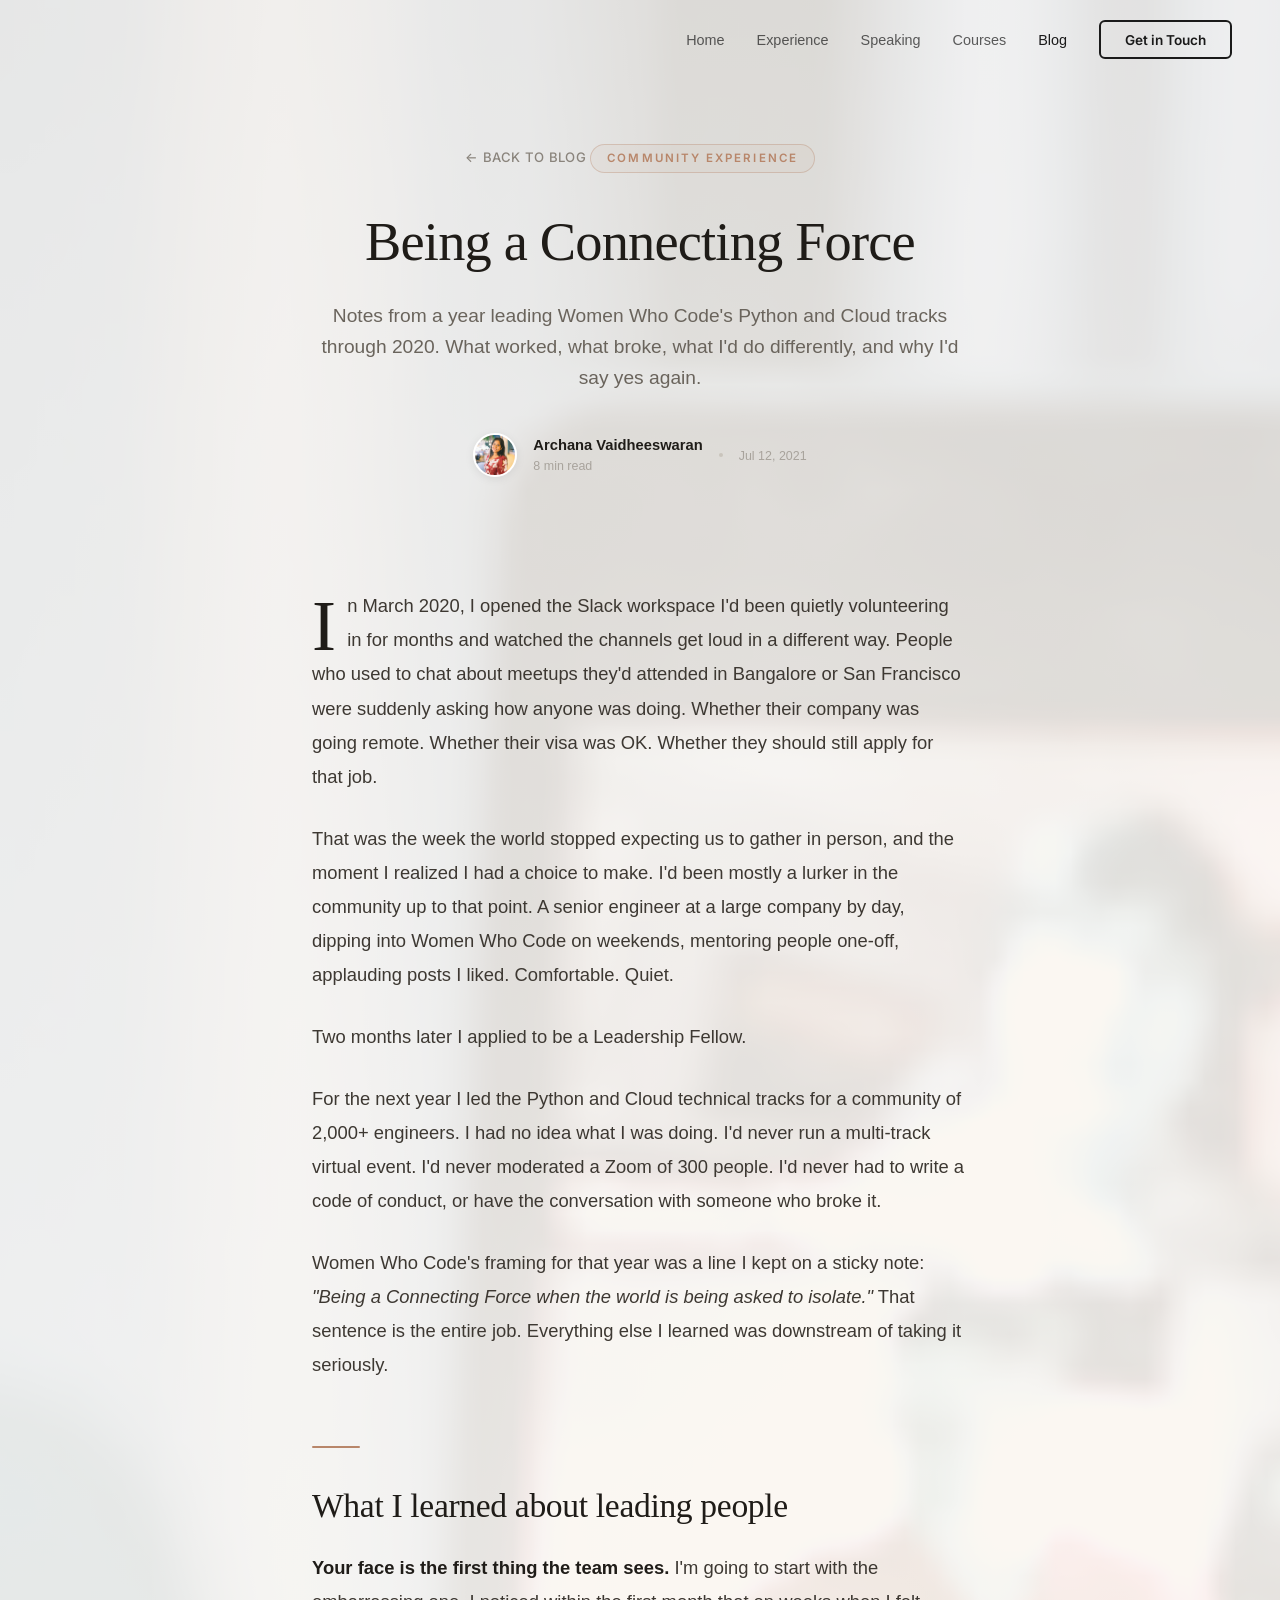
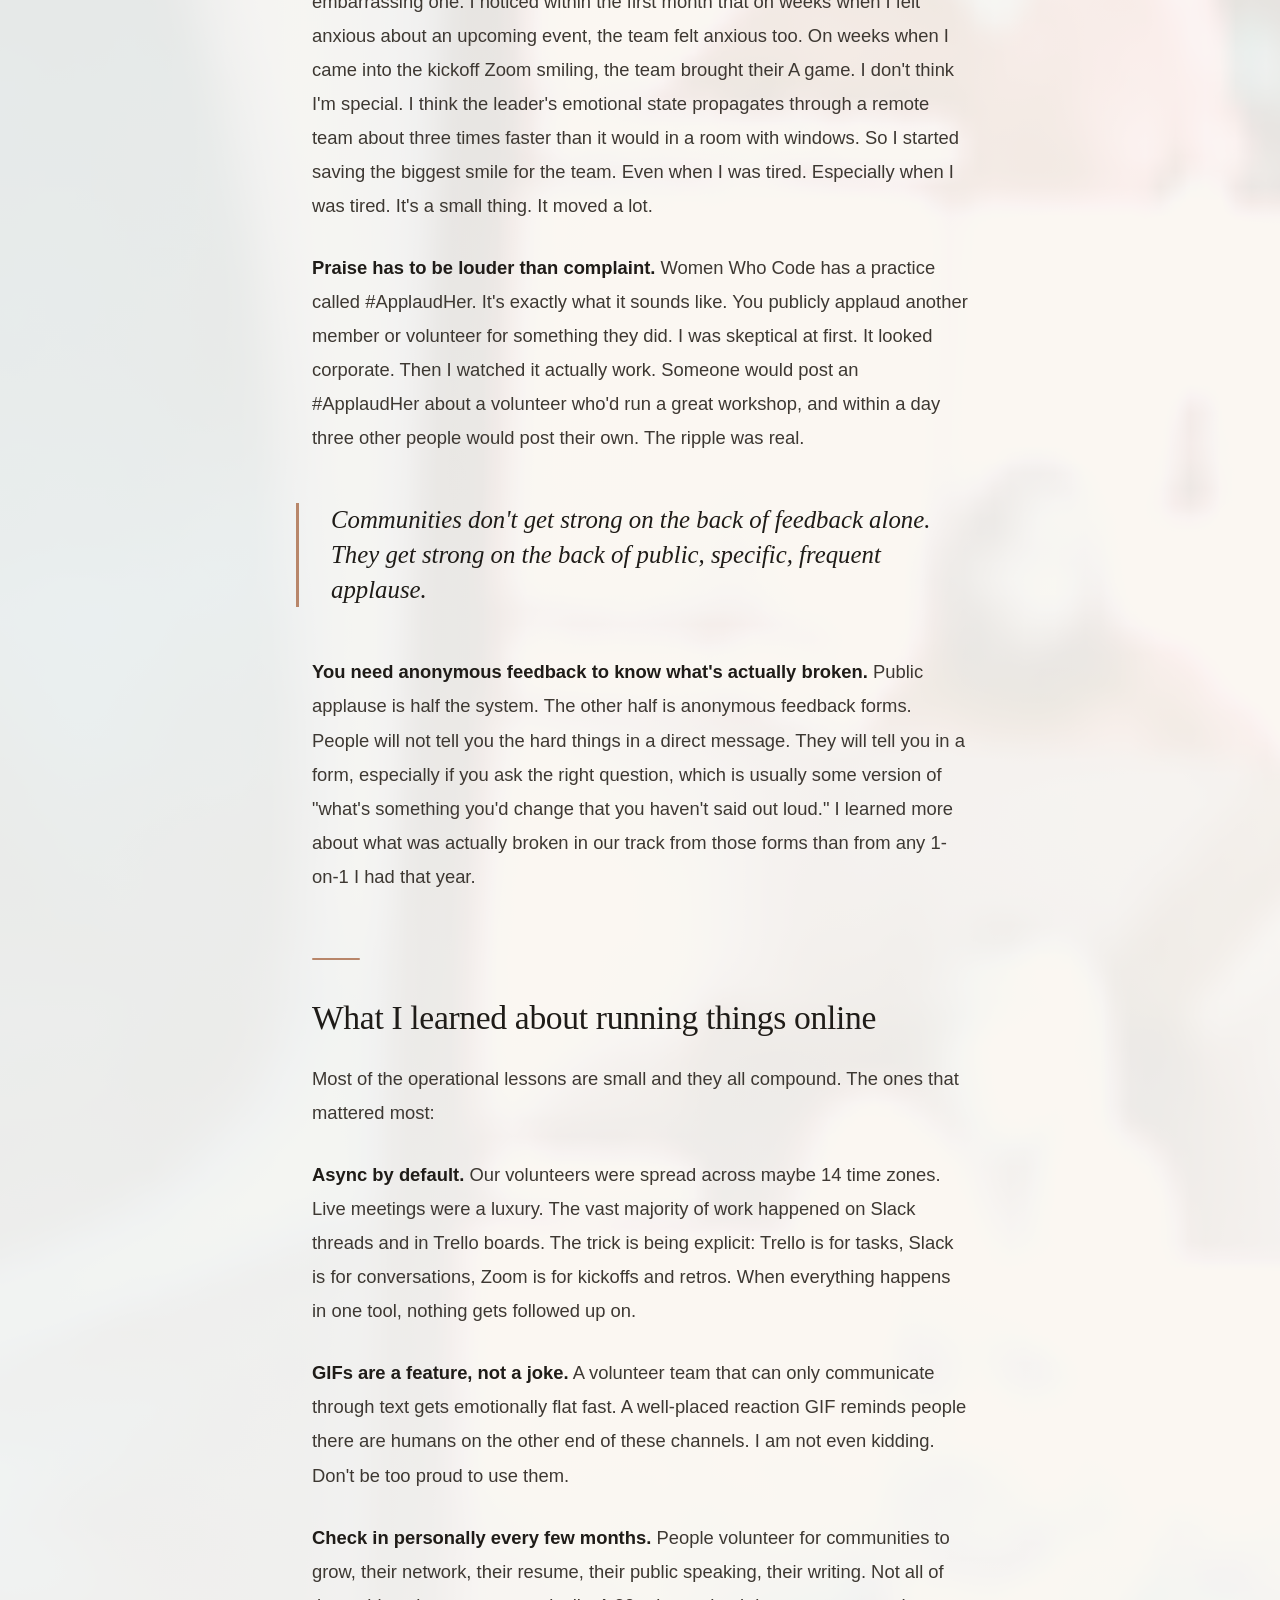
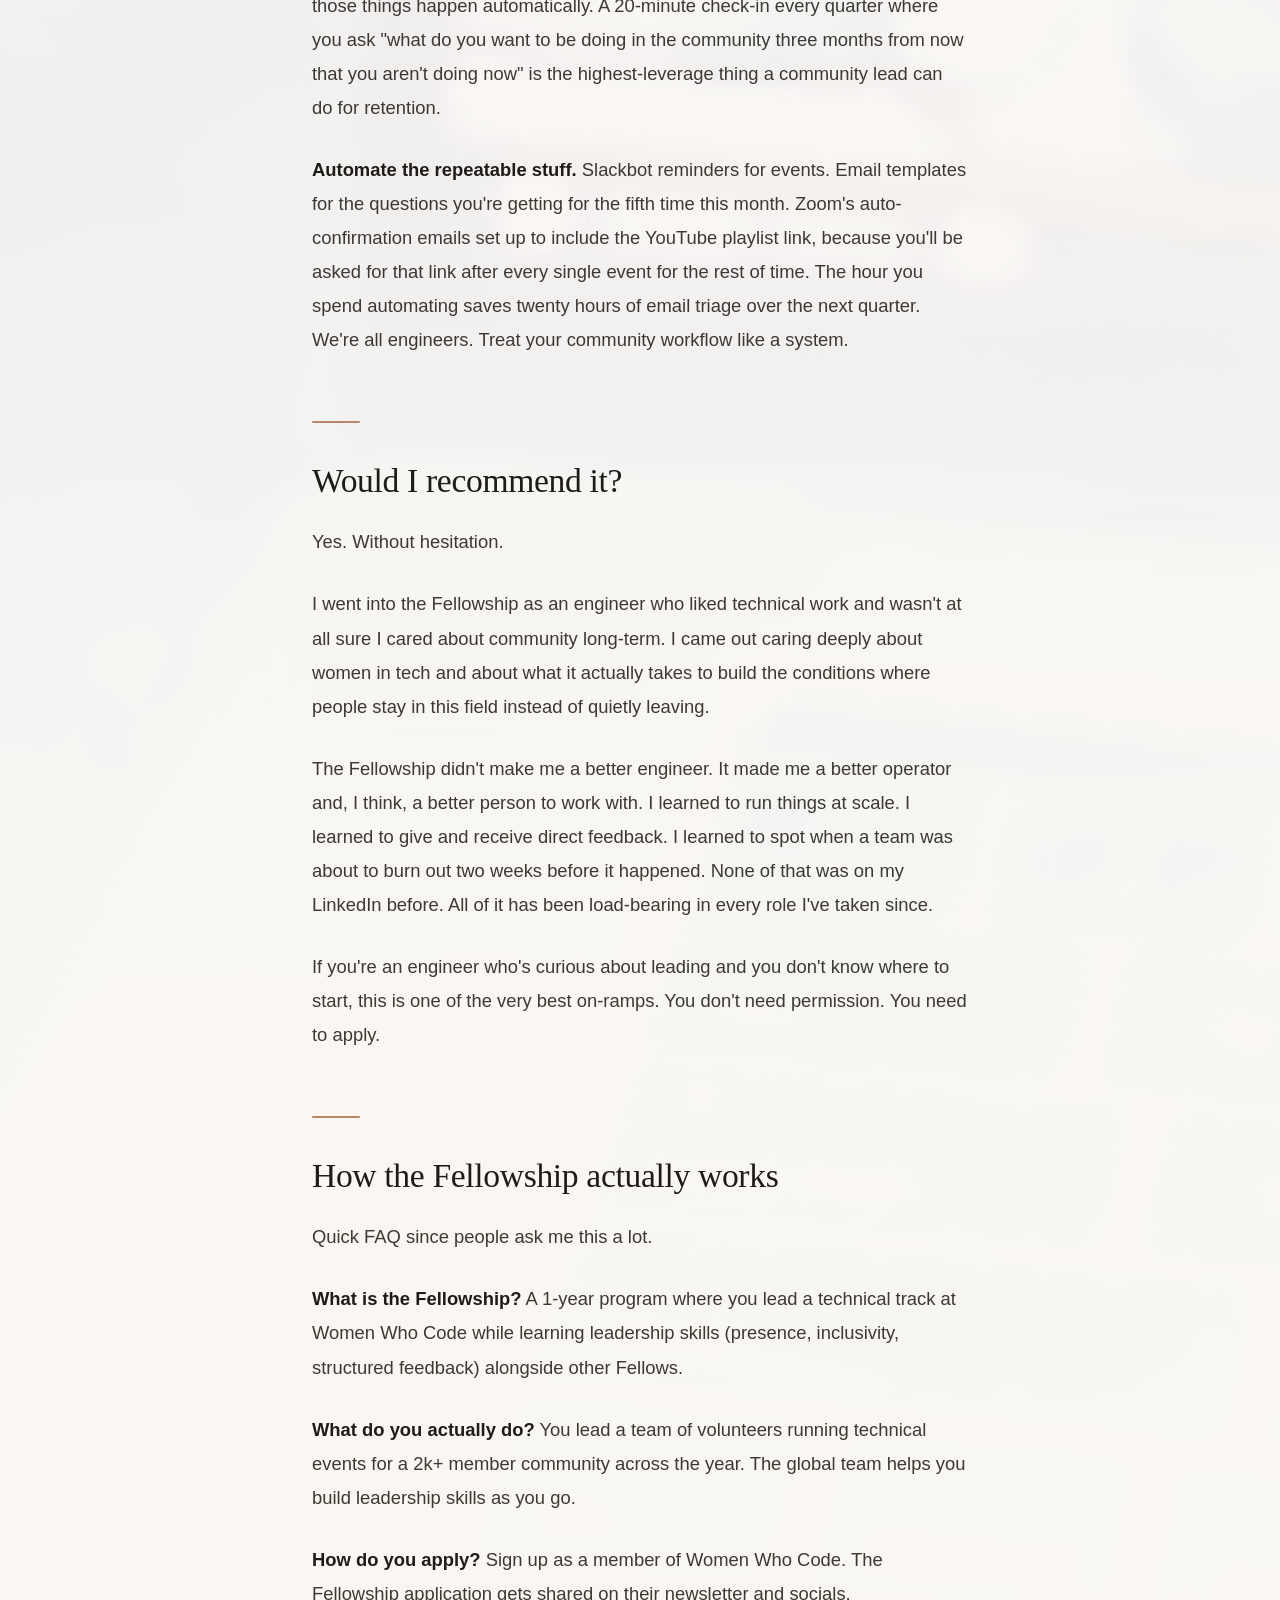
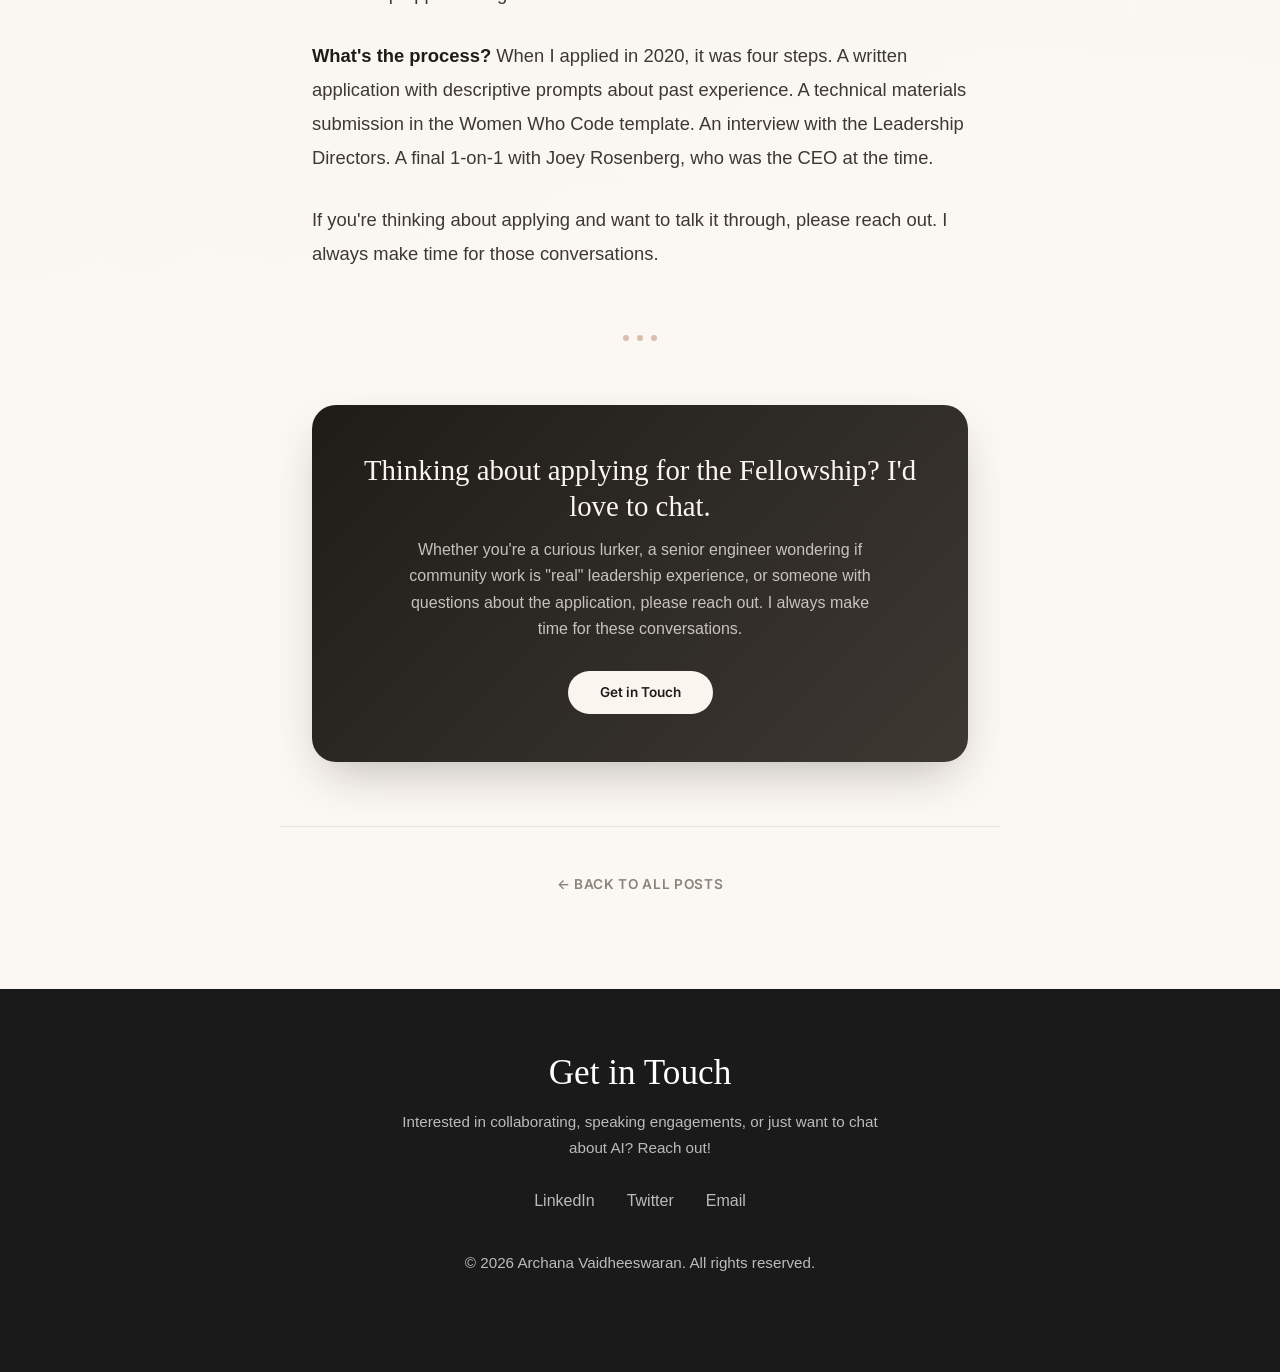
<file: blog/being-a-connecting-force/index.html>
<!DOCTYPE html>
<html lang="en">
<head>
  <meta charset="UTF-8" />
  <meta name="viewport" content="width=device-width, initial-scale=1.0" />
  <title>Being a Connecting Force | Archana Vaidheeswaran</title>
  <link rel="preconnect" href="https://fonts.googleapis.com" />
  <link rel="preconnect" href="https://fonts.gstatic.com" crossorigin />
  <link rel="preconnect" href="https://api.fontshare.com" crossorigin />
  <link href="https://fonts.googleapis.com/css2?family=Inter:wght@300;400;500;600;700&display=swap" rel="stylesheet" />
  <link href="https://api.fontshare.com/v2/css?f[]=satoshi@400,500,700&f[]=recoleta@400,500&display=swap" rel="stylesheet" />
  <link rel="stylesheet" href="../../styles.css" />
</head>
<body>

  <!-- ========== NAVBAR ========== -->
  <nav class="navbar">
    <div class="nav-links">
      <a href="../../index.html#home">Home</a>
      <a href="../../index.html#experience">Experience</a>
      <a href="../../speaking/">Speaking</a>
      <a href="../../courses/">Courses</a>
      <a href="../" class="active">Blog</a>
    </div>
    <a href="../../index.html#contact" class="nav-cta">Get in Touch</a>
  </nav>

  <!-- ========== BLOG POST ========== -->
  <article class="blog-post blog-post--community">

    <!-- Background art (single piece, sits behind everything) -->
    <div class="blog-post-bg" aria-hidden="true"></div>

    <!-- Hero / Header -->
    <header class="post-hero">
      <a href="../" class="post-back">&larr; Back to Blog</a>
      <span class="post-eyebrow">Community Experience</span>
      <h1 class="post-title">Being a Connecting Force</h1>
      <p class="post-subtitle">Notes from a year leading Women Who Code's Python and Cloud tracks through 2020. What worked, what broke, what I'd do differently, and why I'd say yes again.</p>

      <div class="post-byline">
        <div class="post-byline-avatar" style="background-image: url('../../images/profile.avif');"></div>
        <div class="post-byline-meta">
          <strong>Archana Vaidheeswaran</strong>
          <span>8 min read</span>
        </div>
        <div class="post-byline-sep"></div>
        <div class="post-byline-meta">
          <span>Jul 12, 2021</span>
        </div>
      </div>
    </header>

    <!-- Body -->
    <div class="post-body">
      <p>In March 2020, I opened the Slack workspace I'd been quietly volunteering in for months and watched the channels get loud in a different way. People who used to chat about meetups they'd attended in Bangalore or San Francisco were suddenly asking how anyone was doing. Whether their company was going remote. Whether their visa was OK. Whether they should still apply for that job.</p>

      <p>That was the week the world stopped expecting us to gather in person, and the moment I realized I had a choice to make. I'd been mostly a lurker in the community up to that point. A senior engineer at a large company by day, dipping into Women Who Code on weekends, mentoring people one-off, applauding posts I liked. Comfortable. Quiet.</p>

      <p>Two months later I applied to be a Leadership Fellow.</p>

      <p>For the next year I led the Python and Cloud technical tracks for a community of 2,000+ engineers. I had no idea what I was doing. I'd never run a multi-track virtual event. I'd never moderated a Zoom of 300 people. I'd never had to write a code of conduct, or have the conversation with someone who broke it.</p>

      <p>Women Who Code's framing for that year was a line I kept on a sticky note: <em>"Being a Connecting Force when the world is being asked to isolate."</em> That sentence is the entire job. Everything else I learned was downstream of taking it seriously.</p>

      <h2>What I learned about leading people</h2>

      <p><strong>Your face is the first thing the team sees.</strong> I'm going to start with the embarrassing one. I noticed within the first month that on weeks when I felt anxious about an upcoming event, the team felt anxious too. On weeks when I came into the kickoff Zoom smiling, the team brought their A game. I don't think I'm special. I think the leader's emotional state propagates through a remote team about three times faster than it would in a room with windows. So I started saving the biggest smile for the team. Even when I was tired. Especially when I was tired. It's a small thing. It moved a lot.</p>

      <p><strong>Praise has to be louder than complaint.</strong> Women Who Code has a practice called #ApplaudHer. It's exactly what it sounds like. You publicly applaud another member or volunteer for something they did. I was skeptical at first. It looked corporate. Then I watched it actually work. Someone would post an #ApplaudHer about a volunteer who'd run a great workshop, and within a day three other people would post their own. The ripple was real.</p>

      <blockquote>Communities don't get strong on the back of feedback alone. They get strong on the back of public, specific, frequent applause.</blockquote>

      <p><strong>You need anonymous feedback to know what's actually broken.</strong> Public applause is half the system. The other half is anonymous feedback forms. People will not tell you the hard things in a direct message. They will tell you in a form, especially if you ask the right question, which is usually some version of "what's something you'd change that you haven't said out loud." I learned more about what was actually broken in our track from those forms than from any 1-on-1 I had that year.</p>

      <h2>What I learned about running things online</h2>

      <p>Most of the operational lessons are small and they all compound. The ones that mattered most:</p>

      <p><strong>Async by default.</strong> Our volunteers were spread across maybe 14 time zones. Live meetings were a luxury. The vast majority of work happened on Slack threads and in Trello boards. The trick is being explicit: Trello is for tasks, Slack is for conversations, Zoom is for kickoffs and retros. When everything happens in one tool, nothing gets followed up on.</p>

      <p><strong>GIFs are a feature, not a joke.</strong> A volunteer team that can only communicate through text gets emotionally flat fast. A well-placed reaction GIF reminds people there are humans on the other end of these channels. I am not even kidding. Don't be too proud to use them.</p>

      <p><strong>Check in personally every few months.</strong> People volunteer for communities to grow, their network, their resume, their public speaking, their writing. Not all of those things happen automatically. A 20-minute check-in every quarter where you ask "what do you want to be doing in the community three months from now that you aren't doing now" is the highest-leverage thing a community lead can do for retention.</p>

      <p><strong>Automate the repeatable stuff.</strong> Slackbot reminders for events. Email templates for the questions you're getting for the fifth time this month. Zoom's auto-confirmation emails set up to include the YouTube playlist link, because you'll be asked for that link after every single event for the rest of time. The hour you spend automating saves twenty hours of email triage over the next quarter. We're all engineers. Treat your community workflow like a system.</p>

      <h2>Would I recommend it?</h2>

      <p>Yes. Without hesitation.</p>

      <p>I went into the Fellowship as an engineer who liked technical work and wasn't at all sure I cared about community long-term. I came out caring deeply about women in tech and about what it actually takes to build the conditions where people stay in this field instead of quietly leaving.</p>

      <p>The Fellowship didn't make me a better engineer. It made me a better operator and, I think, a better person to work with. I learned to run things at scale. I learned to give and receive direct feedback. I learned to spot when a team was about to burn out two weeks before it happened. None of that was on my LinkedIn before. All of it has been load-bearing in every role I've taken since.</p>

      <p>If you're an engineer who's curious about leading and you don't know where to start, this is one of the very best on-ramps. You don't need permission. You need to apply.</p>

      <h2>How the Fellowship actually works</h2>

      <p>Quick FAQ since people ask me this a lot.</p>

      <p><strong>What is the Fellowship?</strong> A 1-year program where you lead a technical track at Women Who Code while learning leadership skills (presence, inclusivity, structured feedback) alongside other Fellows.</p>

      <p><strong>What do you actually do?</strong> You lead a team of volunteers running technical events for a 2k+ member community across the year. The global team helps you build leadership skills as you go.</p>

      <p><strong>How do you apply?</strong> Sign up as a member of Women Who Code. The Fellowship application gets shared on their newsletter and socials.</p>

      <p><strong>What's the process?</strong> When I applied in 2020, it was four steps. A written application with descriptive prompts about past experience. A technical materials submission in the Women Who Code template. An interview with the Leadership Directors. A final 1-on-1 with Joey Rosenberg, who was the CEO at the time.</p>

      <p>If you're thinking about applying and want to talk it through, please reach out. I always make time for those conversations.</p>

      <div class="post-divider">
        <span></span><span></span><span></span>
      </div>
    </div>

    <!-- CTA -->
    <div class="post-cta">
      <div class="post-cta-inner">
        <h3>Thinking about applying for the Fellowship? I'd love to chat.</h3>
        <p>Whether you're a curious lurker, a senior engineer wondering if community work is "real" leadership experience, or someone with questions about the application, please reach out. I always make time for these conversations.</p>
        <a href="../../index.html#contact" class="btn-dark">Get in Touch</a>
      </div>
    </div>

    <!-- Footer nav -->
    <div class="post-footer">
      <a href="../" class="post-footer-back">&larr; Back to all posts</a>
    </div>

  </article>

  <!-- ========== FOOTER ========== -->
  <footer id="contact" class="footer">
    <div class="footer-inner">
      <h2>Get in Touch</h2>
      <p>Interested in collaborating, speaking engagements, or just want to chat about AI? Reach out!</p>
      <div class="footer-links">
        <a href="#">LinkedIn</a>
        <a href="#">Twitter</a>
        <a href="#">Email</a>
      </div>
      <p class="footer-copy">&copy; 2026 Archana Vaidheeswaran. All rights reserved.</p>
    </div>
  </footer>

</body>
</html>
</file>
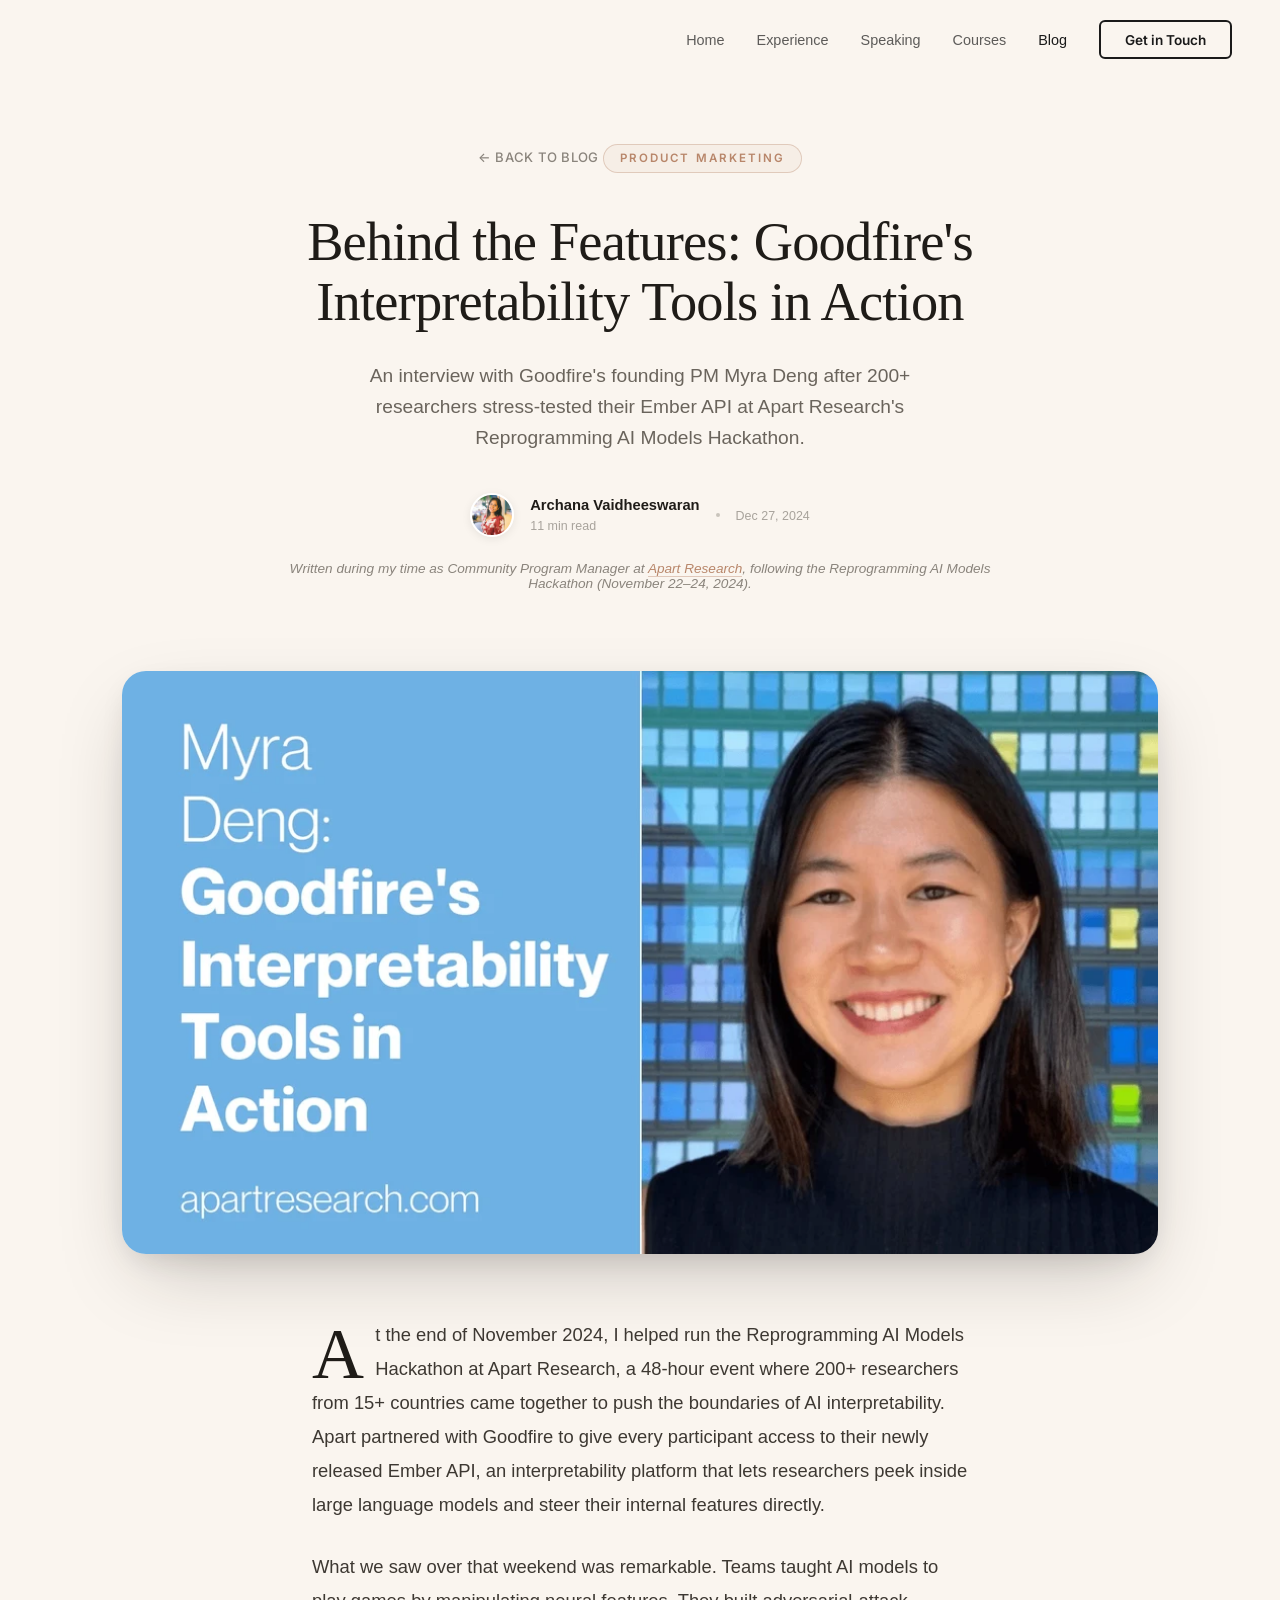
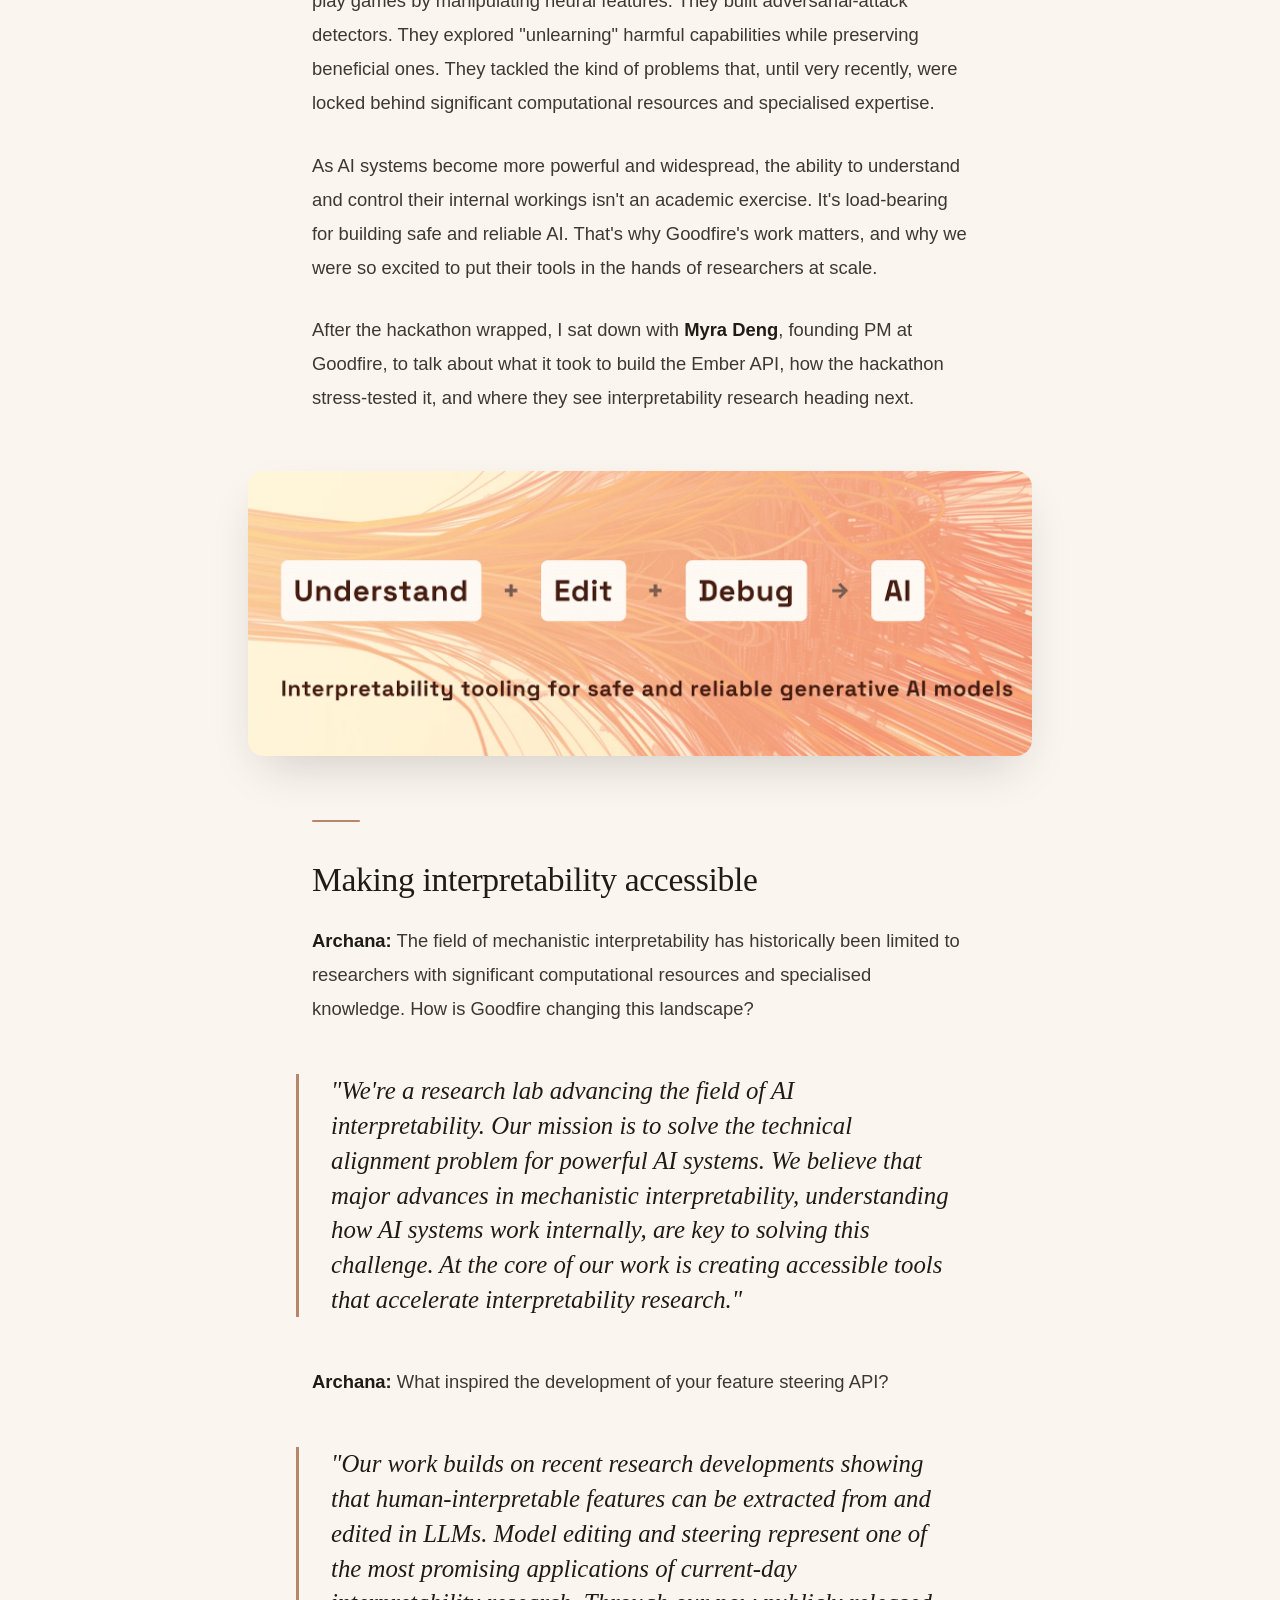
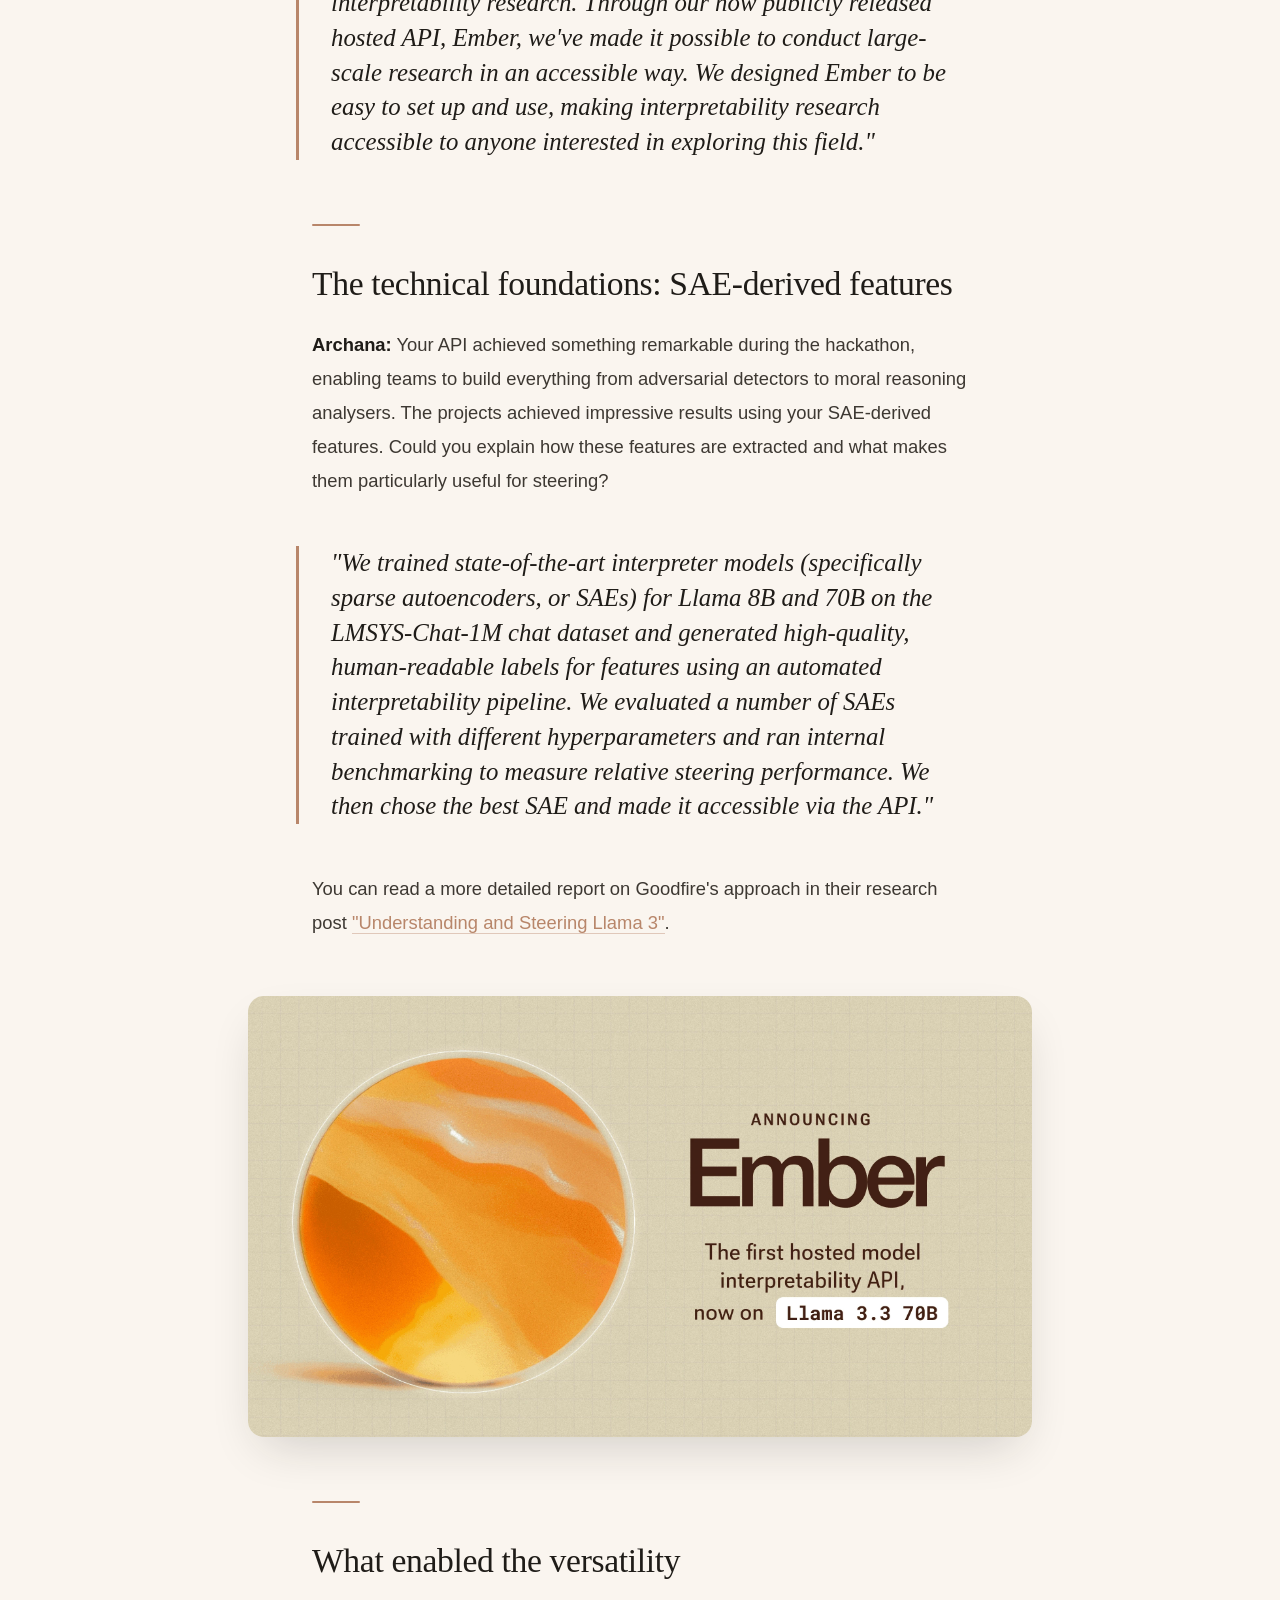
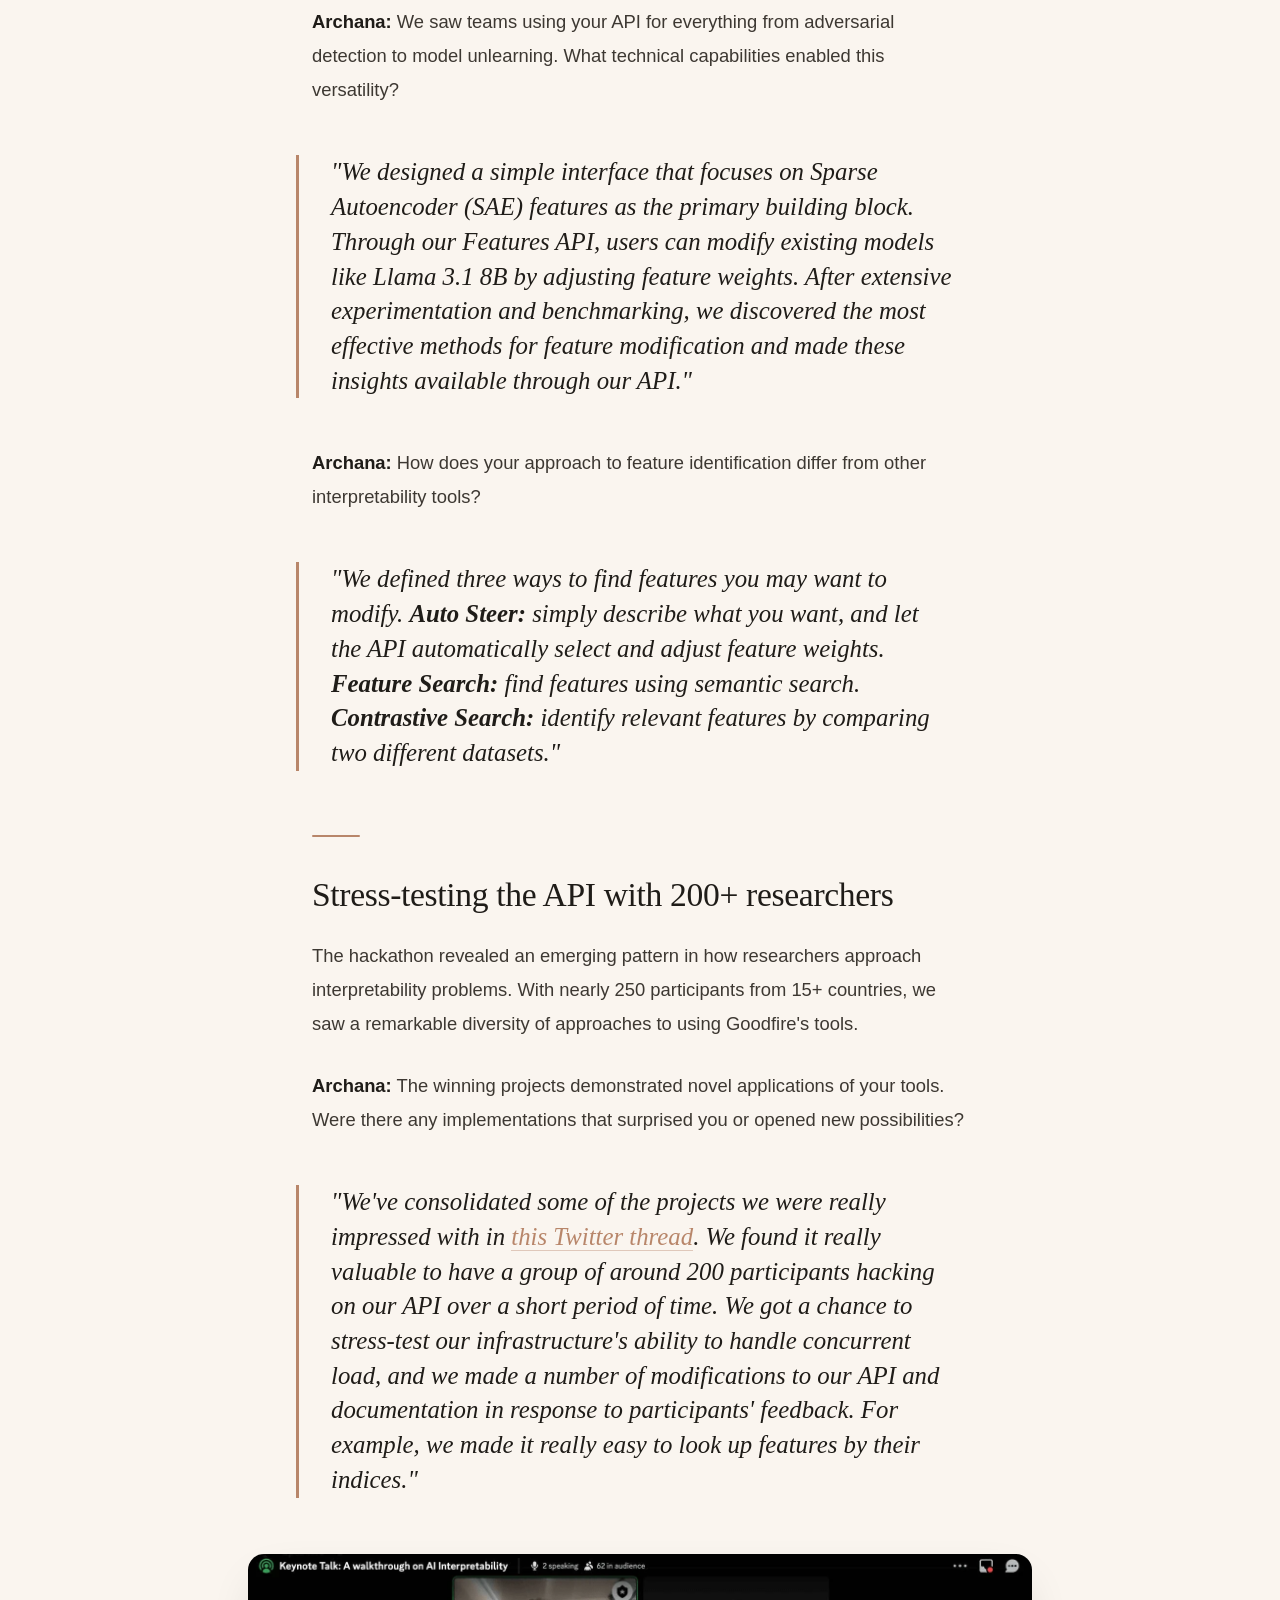
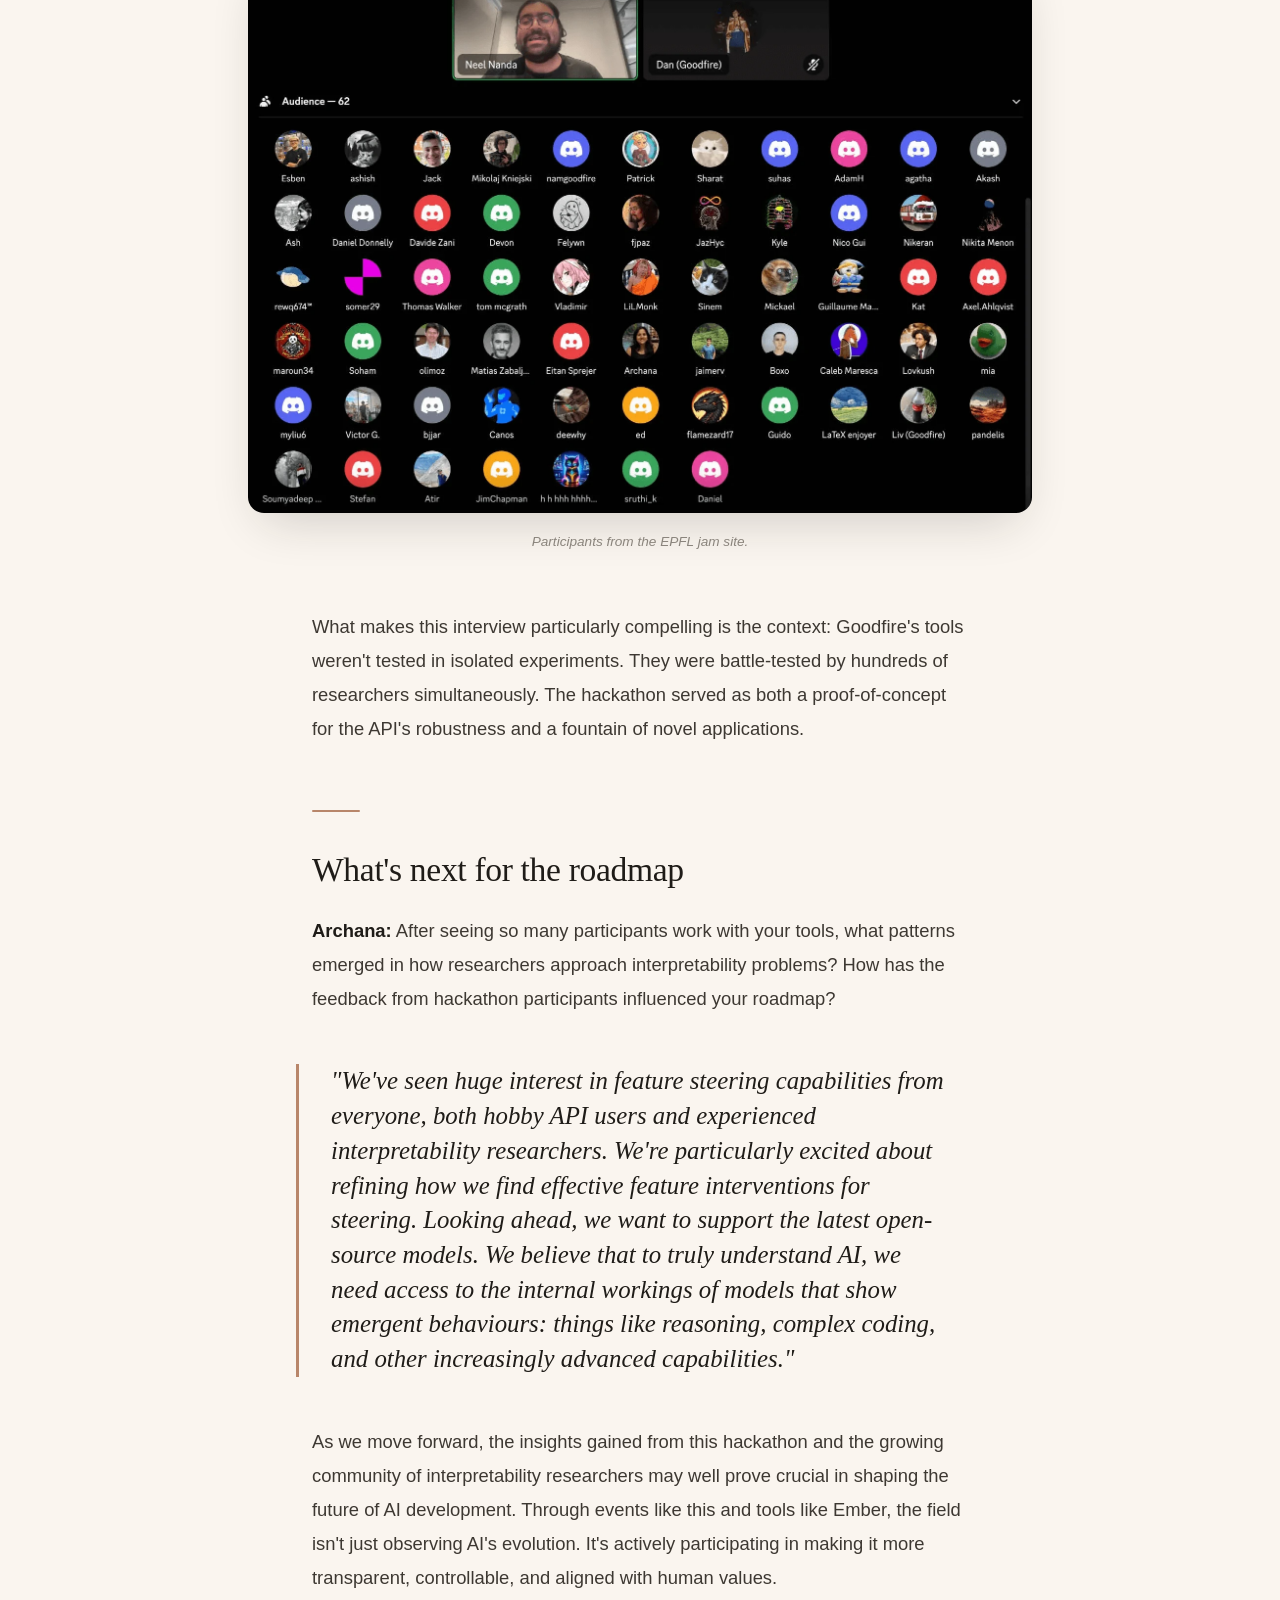
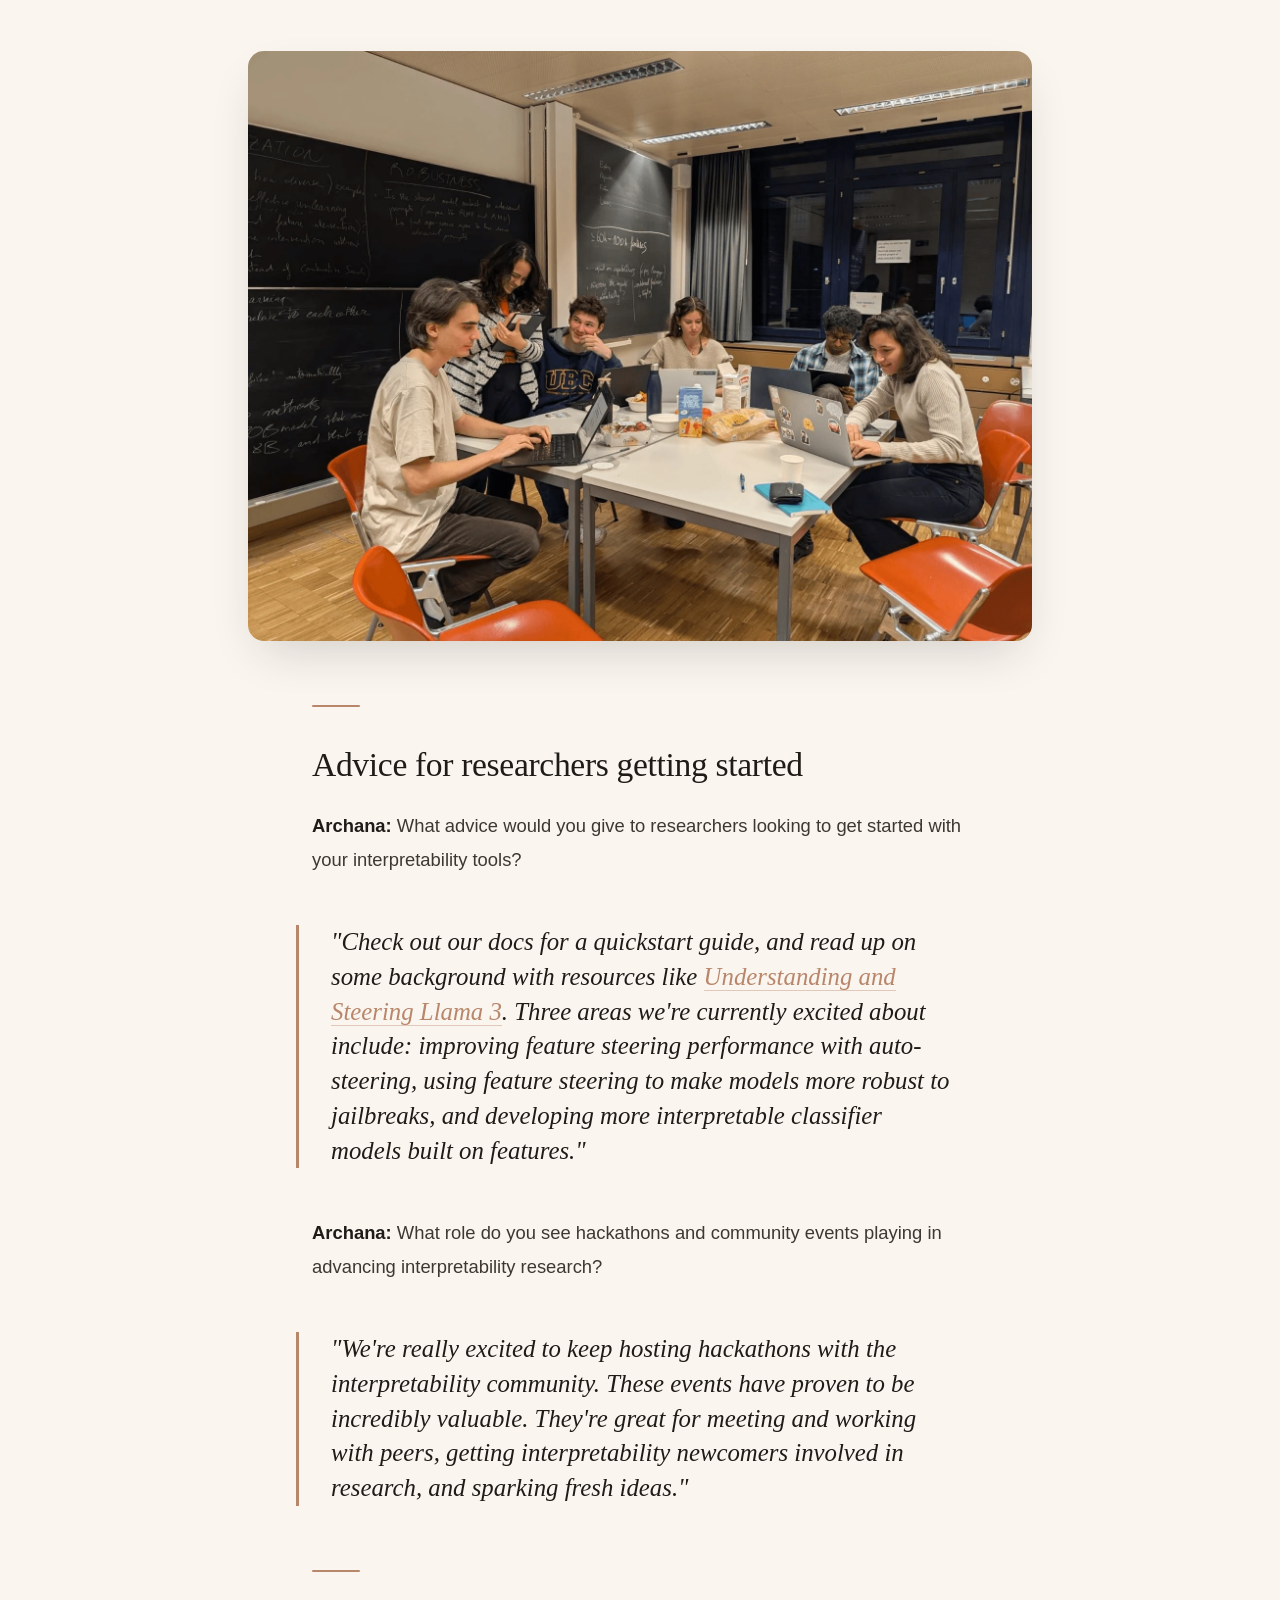
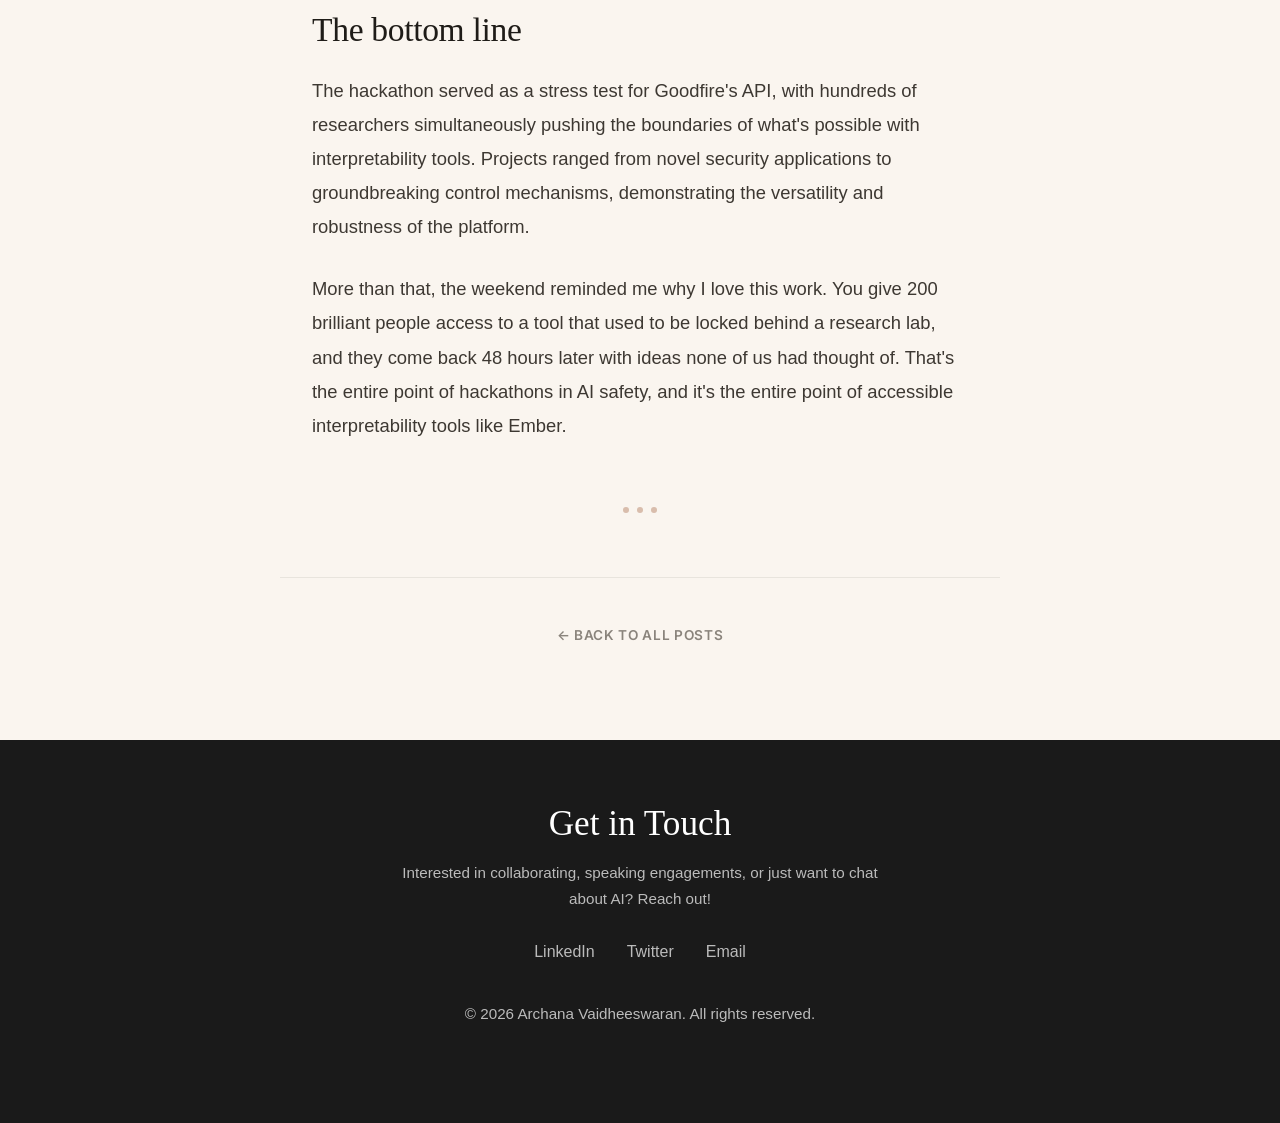
<file: blog/goodfire-interpretability-tools/index.html>
<!DOCTYPE html>
<html lang="en">
<head>
  <meta charset="UTF-8" />
  <meta name="viewport" content="width=device-width, initial-scale=1.0" />
  <title>Behind the Features: Goodfire's Interpretability Tools in Action | Archana Vaidheeswaran</title>
  <link rel="preconnect" href="https://fonts.googleapis.com" />
  <link rel="preconnect" href="https://fonts.gstatic.com" crossorigin />
  <link rel="preconnect" href="https://api.fontshare.com" crossorigin />
  <link href="https://fonts.googleapis.com/css2?family=Inter:wght@300;400;500;600;700&display=swap" rel="stylesheet" />
  <link href="https://api.fontshare.com/v2/css?f[]=satoshi@400,500,700&f[]=recoleta@400,500&display=swap" rel="stylesheet" />
  <link rel="stylesheet" href="../../styles.css" />
</head>
<body>

  <!-- ========== NAVBAR ========== -->
  <nav class="navbar">
    <div class="nav-links">
      <a href="../../index.html#home">Home</a>
      <a href="../../index.html#experience">Experience</a>
      <a href="../../speaking/">Speaking</a>
      <a href="../../courses/">Courses</a>
      <a href="../" class="active">Blog</a>
    </div>
    <a href="../../index.html#contact" class="nav-cta">Get in Touch</a>
  </nav>

  <!-- ========== BLOG POST ========== -->
  <article class="blog-post">

    <!-- Hero / Header -->
    <header class="post-hero">
      <a href="../" class="post-back">&larr; Back to Blog</a>
      <span class="post-eyebrow">Product Marketing</span>
      <h1 class="post-title">Behind the Features: Goodfire's Interpretability Tools in Action</h1>
      <p class="post-subtitle">An interview with Goodfire's founding PM Myra Deng after 200+ researchers stress-tested their Ember API at Apart Research's Reprogramming AI Models Hackathon.</p>

      <div class="post-byline">
        <div class="post-byline-avatar" style="background-image: url('../../images/profile.avif');"></div>
        <div class="post-byline-meta">
          <strong>Archana Vaidheeswaran</strong>
          <span>11 min read</span>
        </div>
        <div class="post-byline-sep"></div>
        <div class="post-byline-meta">
          <span>Dec 27, 2024</span>
        </div>
      </div>

      <p class="post-original">Written during my time as Community Program Manager at <a href="https://www.apartresearch.com" target="_blank" rel="noopener">Apart Research</a>, following the Reprogramming AI Models Hackathon (November 22&ndash;24, 2024).</p>
    </header>

    <!-- Featured image -->
    <div class="post-featured">
      <img src="../../images/blog/goodfire_interp/goodfire1.webp" alt="Goodfire interpretability tools in action" />
    </div>

    <!-- Body -->
    <div class="post-body">
      <p>At the end of November 2024, I helped run the Reprogramming AI Models Hackathon at Apart Research, a 48-hour event where 200+ researchers from 15+ countries came together to push the boundaries of AI interpretability. Apart partnered with Goodfire to give every participant access to their newly released Ember API, an interpretability platform that lets researchers peek inside large language models and steer their internal features directly.</p>

      <p>What we saw over that weekend was remarkable. Teams taught AI models to play games by manipulating neural features. They built adversarial-attack detectors. They explored "unlearning" harmful capabilities while preserving beneficial ones. They tackled the kind of problems that, until very recently, were locked behind significant computational resources and specialised expertise.</p>

      <p>As AI systems become more powerful and widespread, the ability to understand and control their internal workings isn't an academic exercise. It's load-bearing for building safe and reliable AI. That's why Goodfire's work matters, and why we were so excited to put their tools in the hands of researchers at scale.</p>

      <p>After the hackathon wrapped, I sat down with <strong>Myra Deng</strong>, founding PM at Goodfire, to talk about what it took to build the Ember API, how the hackathon stress-tested it, and where they see interpretability research heading next.</p>

      <figure class="post-figure">
        <img src="../../images/blog/goodfire_interp/goodfire2.webp" alt="Hackathon participants working with Goodfire's interpretability tools" />
      </figure>

      <h2>Making interpretability accessible</h2>

      <p><strong>Archana:</strong> The field of mechanistic interpretability has historically been limited to researchers with significant computational resources and specialised knowledge. How is Goodfire changing this landscape?</p>

      <blockquote>"We're a research lab advancing the field of AI interpretability. Our mission is to solve the technical alignment problem for powerful AI systems. We believe that major advances in mechanistic interpretability, understanding how AI systems work internally, are key to solving this challenge. At the core of our work is creating accessible tools that accelerate interpretability research."</blockquote>

      <p><strong>Archana:</strong> What inspired the development of your feature steering API?</p>

      <blockquote>"Our work builds on recent research developments showing that human-interpretable features can be extracted from and edited in LLMs. Model editing and steering represent one of the most promising applications of current-day interpretability research. Through our now publicly released hosted API, Ember, we've made it possible to conduct large-scale research in an accessible way. We designed Ember to be easy to set up and use, making interpretability research accessible to anyone interested in exploring this field."</blockquote>

      <h2>The technical foundations: SAE-derived features</h2>

      <p><strong>Archana:</strong> Your API achieved something remarkable during the hackathon, enabling teams to build everything from adversarial detectors to moral reasoning analysers. The projects achieved impressive results using your SAE-derived features. Could you explain how these features are extracted and what makes them particularly useful for steering?</p>

      <blockquote>"We trained state-of-the-art interpreter models (specifically sparse autoencoders, or SAEs) for Llama 8B and 70B on the LMSYS-Chat-1M chat dataset and generated high-quality, human-readable labels for features using an automated interpretability pipeline. We evaluated a number of SAEs trained with different hyperparameters and ran internal benchmarking to measure relative steering performance. We then chose the best SAE and made it accessible via the API."</blockquote>

      <p>You can read a more detailed report on Goodfire's approach in their research post <a href="https://www.goodfire.ai/papers/understanding-and-steering-llama-3/" target="_blank" rel="noopener">"Understanding and Steering Llama 3"</a>.</p>

      <figure class="post-figure">
        <img src="../../images/blog/goodfire_interp/goodfire3.webp" alt="Examples of SAE-derived features visualised across Llama 8B and 70B" />
      </figure>

      <h2>What enabled the versatility</h2>

      <p><strong>Archana:</strong> We saw teams using your API for everything from adversarial detection to model unlearning. What technical capabilities enabled this versatility?</p>

      <blockquote>"We designed a simple interface that focuses on Sparse Autoencoder (SAE) features as the primary building block. Through our Features API, users can modify existing models like Llama 3.1 8B by adjusting feature weights. After extensive experimentation and benchmarking, we discovered the most effective methods for feature modification and made these insights available through our API."</blockquote>

      <p><strong>Archana:</strong> How does your approach to feature identification differ from other interpretability tools?</p>

      <blockquote>"We defined three ways to find features you may want to modify. <strong>Auto Steer:</strong> simply describe what you want, and let the API automatically select and adjust feature weights. <strong>Feature Search:</strong> find features using semantic search. <strong>Contrastive Search:</strong> identify relevant features by comparing two different datasets."</blockquote>

      <h2>Stress-testing the API with 200+ researchers</h2>

      <p>The hackathon revealed an emerging pattern in how researchers approach interpretability problems. With nearly 250 participants from 15+ countries, we saw a remarkable diversity of approaches to using Goodfire's tools.</p>

      <p><strong>Archana:</strong> The winning projects demonstrated novel applications of your tools. Were there any implementations that surprised you or opened new possibilities?</p>

      <blockquote>"We've consolidated some of the projects we were really impressed with in <a href='https://twitter.com/goodfireai' target='_blank' rel='noopener'>this Twitter thread</a>. We found it really valuable to have a group of around 200 participants hacking on our API over a short period of time. We got a chance to stress-test our infrastructure's ability to handle concurrent load, and we made a number of modifications to our API and documentation in response to participants' feedback. For example, we made it really easy to look up features by their indices."</blockquote>

      <figure class="post-figure">
        <img src="../../images/blog/goodfire_interp/goodfire4.webp" alt="Participants from the EPFL jam site during the Reprogramming AI Models Hackathon" />
        <figcaption>Participants from the EPFL jam site.</figcaption>
      </figure>

      <p>What makes this interview particularly compelling is the context: Goodfire's tools weren't tested in isolated experiments. They were battle-tested by hundreds of researchers simultaneously. The hackathon served as both a proof-of-concept for the API's robustness and a fountain of novel applications.</p>

      <h2>What's next for the roadmap</h2>

      <p><strong>Archana:</strong> After seeing so many participants work with your tools, what patterns emerged in how researchers approach interpretability problems? How has the feedback from hackathon participants influenced your roadmap?</p>

      <blockquote>"We've seen huge interest in feature steering capabilities from everyone, both hobby API users and experienced interpretability researchers. We're particularly excited about refining how we find effective feature interventions for steering. Looking ahead, we want to support the latest open-source models. We believe that to truly understand AI, we need access to the internal workings of models that show emergent behaviours: things like reasoning, complex coding, and other increasingly advanced capabilities."</blockquote>

      <p>As we move forward, the insights gained from this hackathon and the growing community of interpretability researchers may well prove crucial in shaping the future of AI development. Through events like this and tools like Ember, the field isn't just observing AI's evolution. It's actively participating in making it more transparent, controllable, and aligned with human values.</p>

      <figure class="post-figure">
        <img src="../../images/blog/goodfire_interp/goodfire5.webp" alt="The collaborative spirit of the Reprogramming AI Models Hackathon" />
      </figure>

      <h2>Advice for researchers getting started</h2>

      <p><strong>Archana:</strong> What advice would you give to researchers looking to get started with your interpretability tools?</p>

      <blockquote>"Check out our docs for a quickstart guide, and read up on some background with resources like <a href='https://www.goodfire.ai/papers/understanding-and-steering-llama-3/' target='_blank' rel='noopener'>Understanding and Steering Llama 3</a>. Three areas we're currently excited about include: improving feature steering performance with auto-steering, using feature steering to make models more robust to jailbreaks, and developing more interpretable classifier models built on features."</blockquote>

      <p><strong>Archana:</strong> What role do you see hackathons and community events playing in advancing interpretability research?</p>

      <blockquote>"We're really excited to keep hosting hackathons with the interpretability community. These events have proven to be incredibly valuable. They're great for meeting and working with peers, getting interpretability newcomers involved in research, and sparking fresh ideas."</blockquote>

      <h2>The bottom line</h2>

      <p>The hackathon served as a stress test for Goodfire's API, with hundreds of researchers simultaneously pushing the boundaries of what's possible with interpretability tools. Projects ranged from novel security applications to groundbreaking control mechanisms, demonstrating the versatility and robustness of the platform.</p>

      <p>More than that, the weekend reminded me why I love this work. You give 200 brilliant people access to a tool that used to be locked behind a research lab, and they come back 48 hours later with ideas none of us had thought of. That's the entire point of hackathons in AI safety, and it's the entire point of accessible interpretability tools like Ember.</p>

      <div class="post-divider">
        <span></span><span></span><span></span>
      </div>
    </div>

    <!-- Footer nav -->
    <div class="post-footer">
      <a href="../" class="post-footer-back">&larr; Back to all posts</a>
    </div>

  </article>

  <!-- ========== FOOTER ========== -->
  <footer id="contact" class="footer">
    <div class="footer-inner">
      <h2>Get in Touch</h2>
      <p>Interested in collaborating, speaking engagements, or just want to chat about AI? Reach out!</p>
      <div class="footer-links">
        <a href="#">LinkedIn</a>
        <a href="#">Twitter</a>
        <a href="#">Email</a>
      </div>
      <p class="footer-copy">&copy; 2026 Archana Vaidheeswaran. All rights reserved.</p>
    </div>
  </footer>

</body>
</html>
</file>
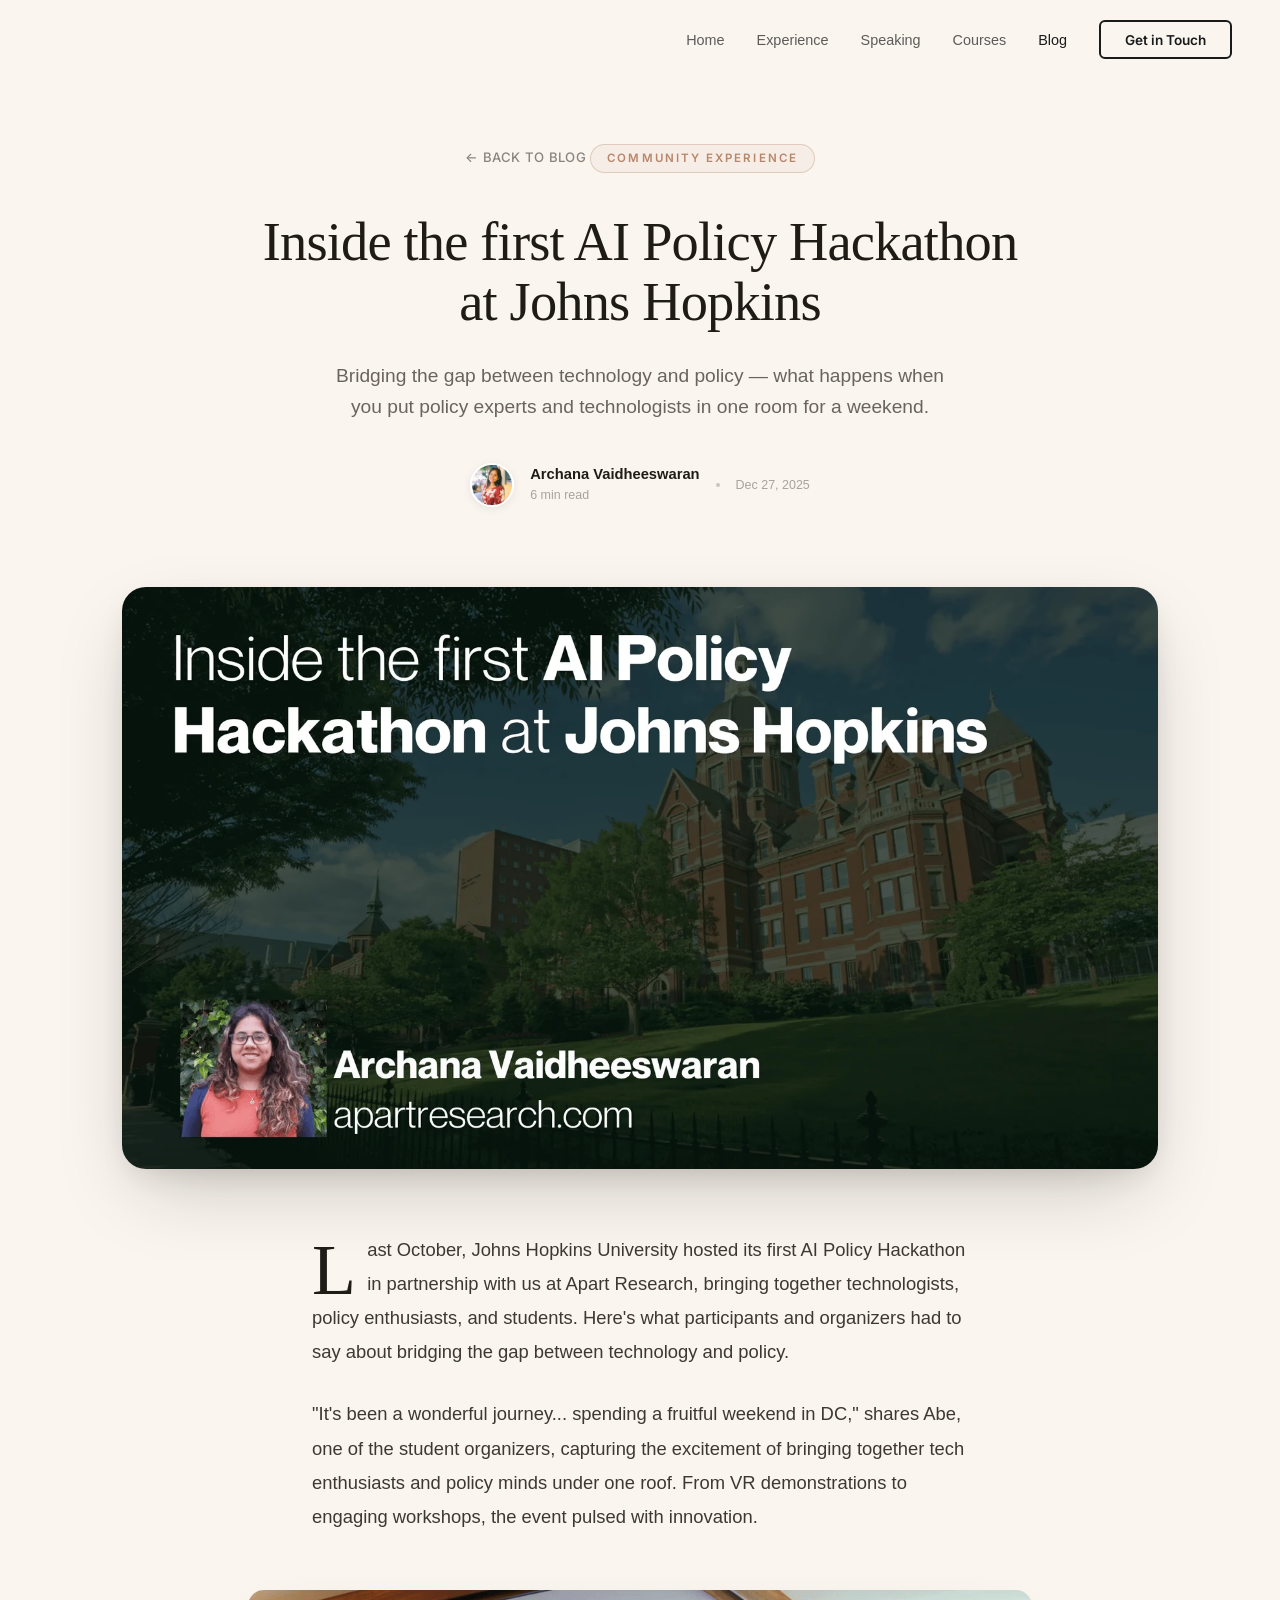
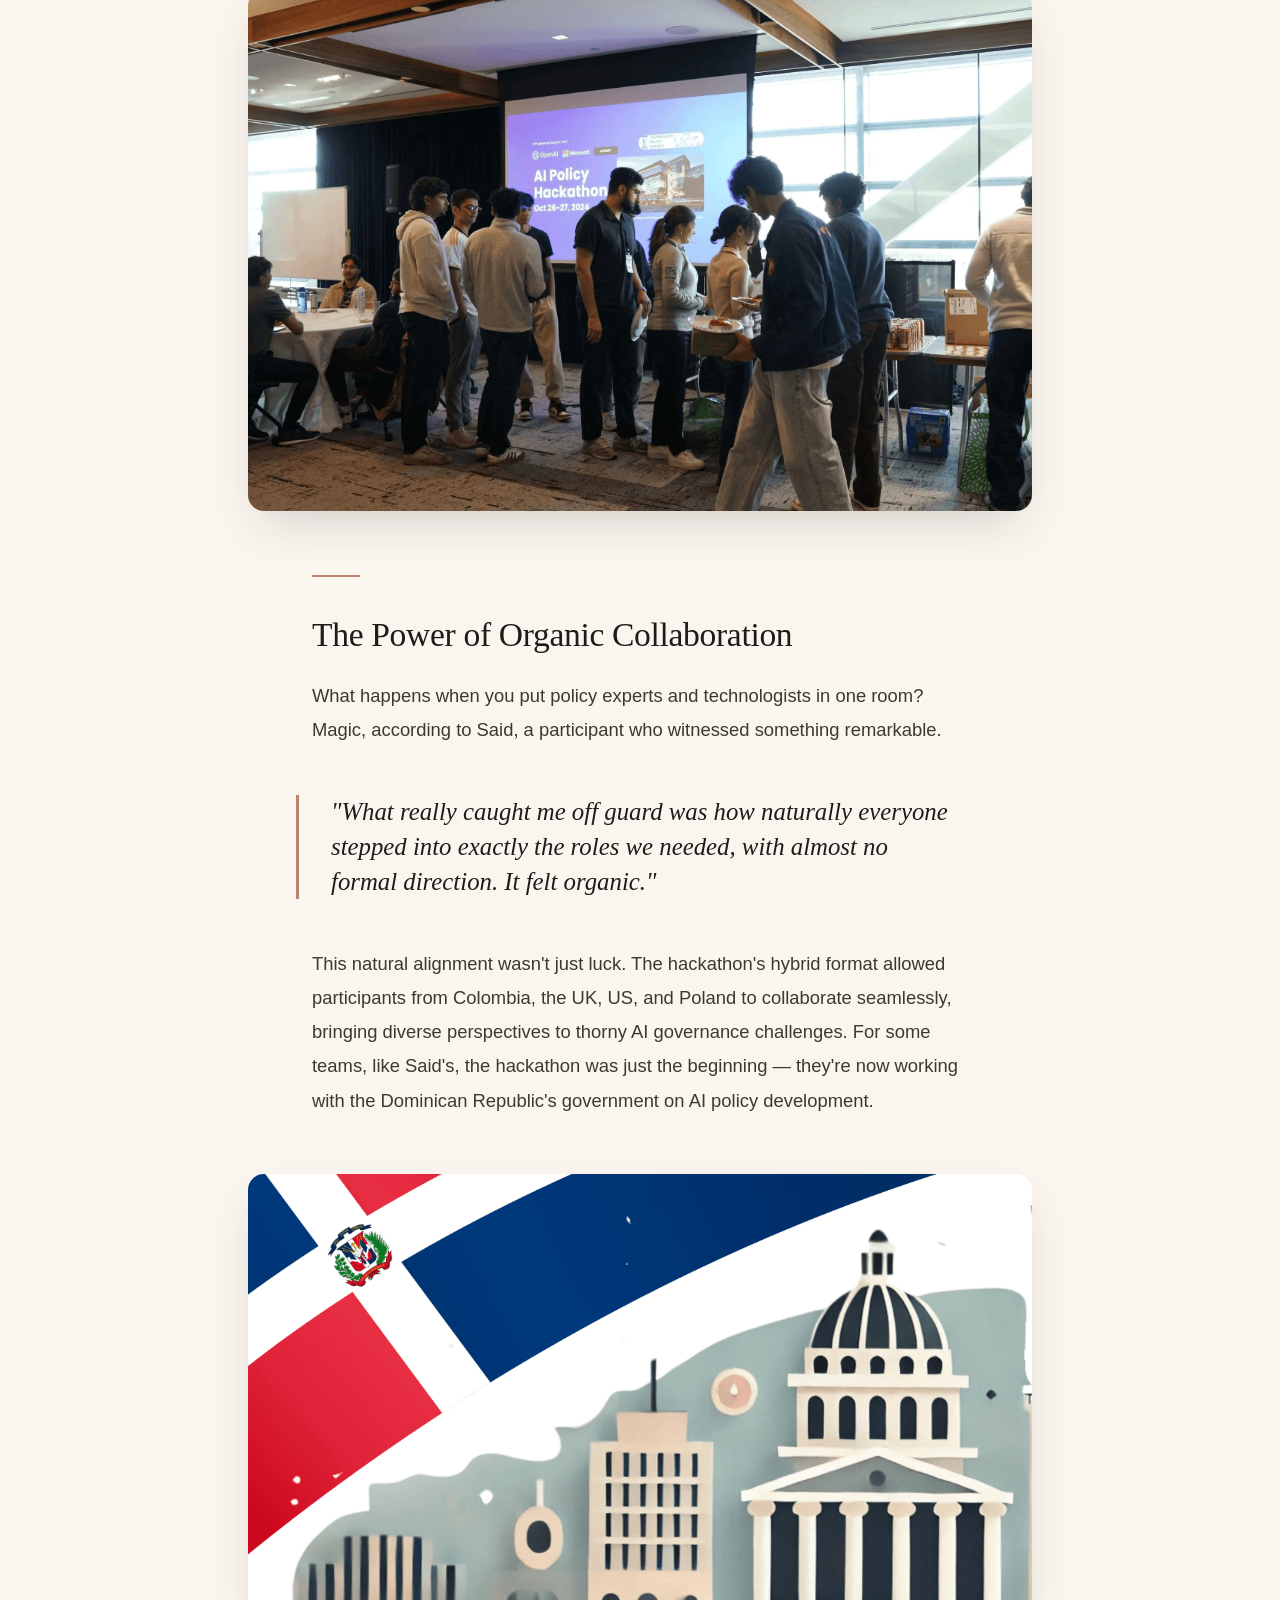
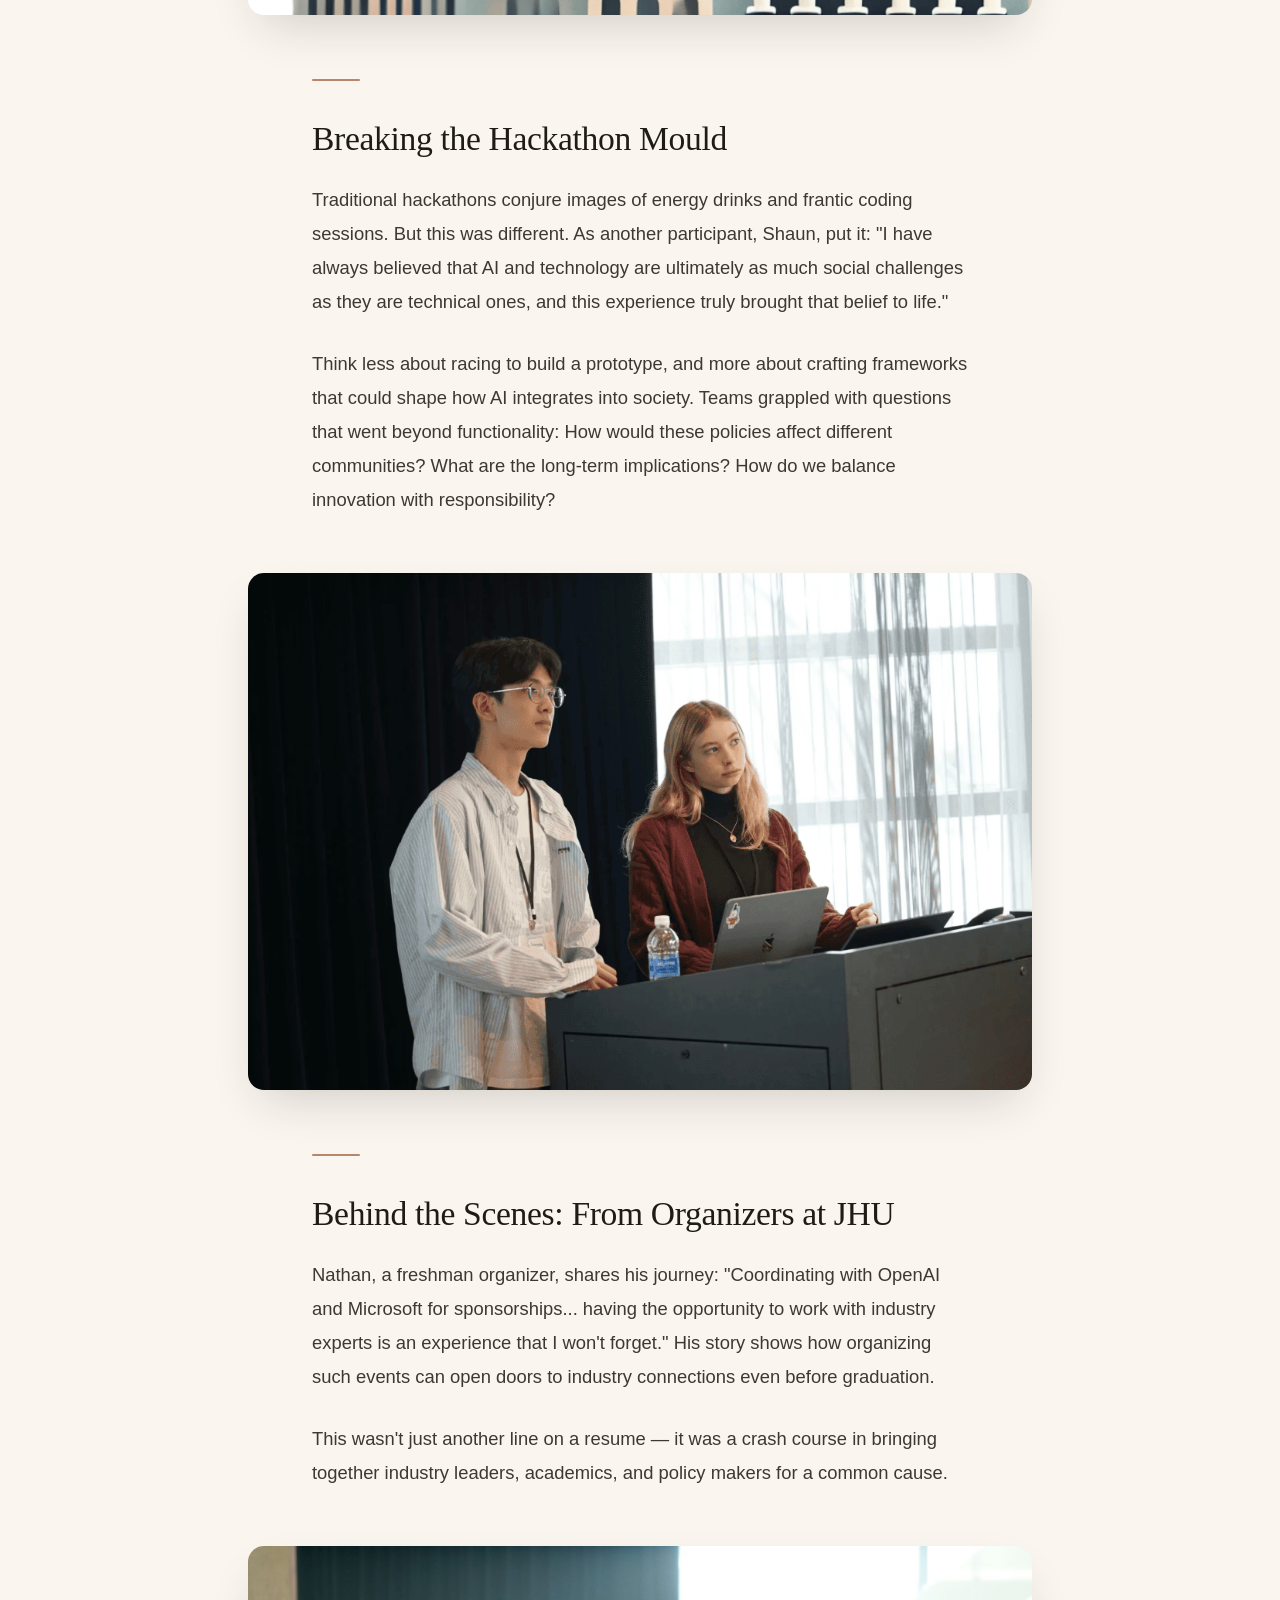
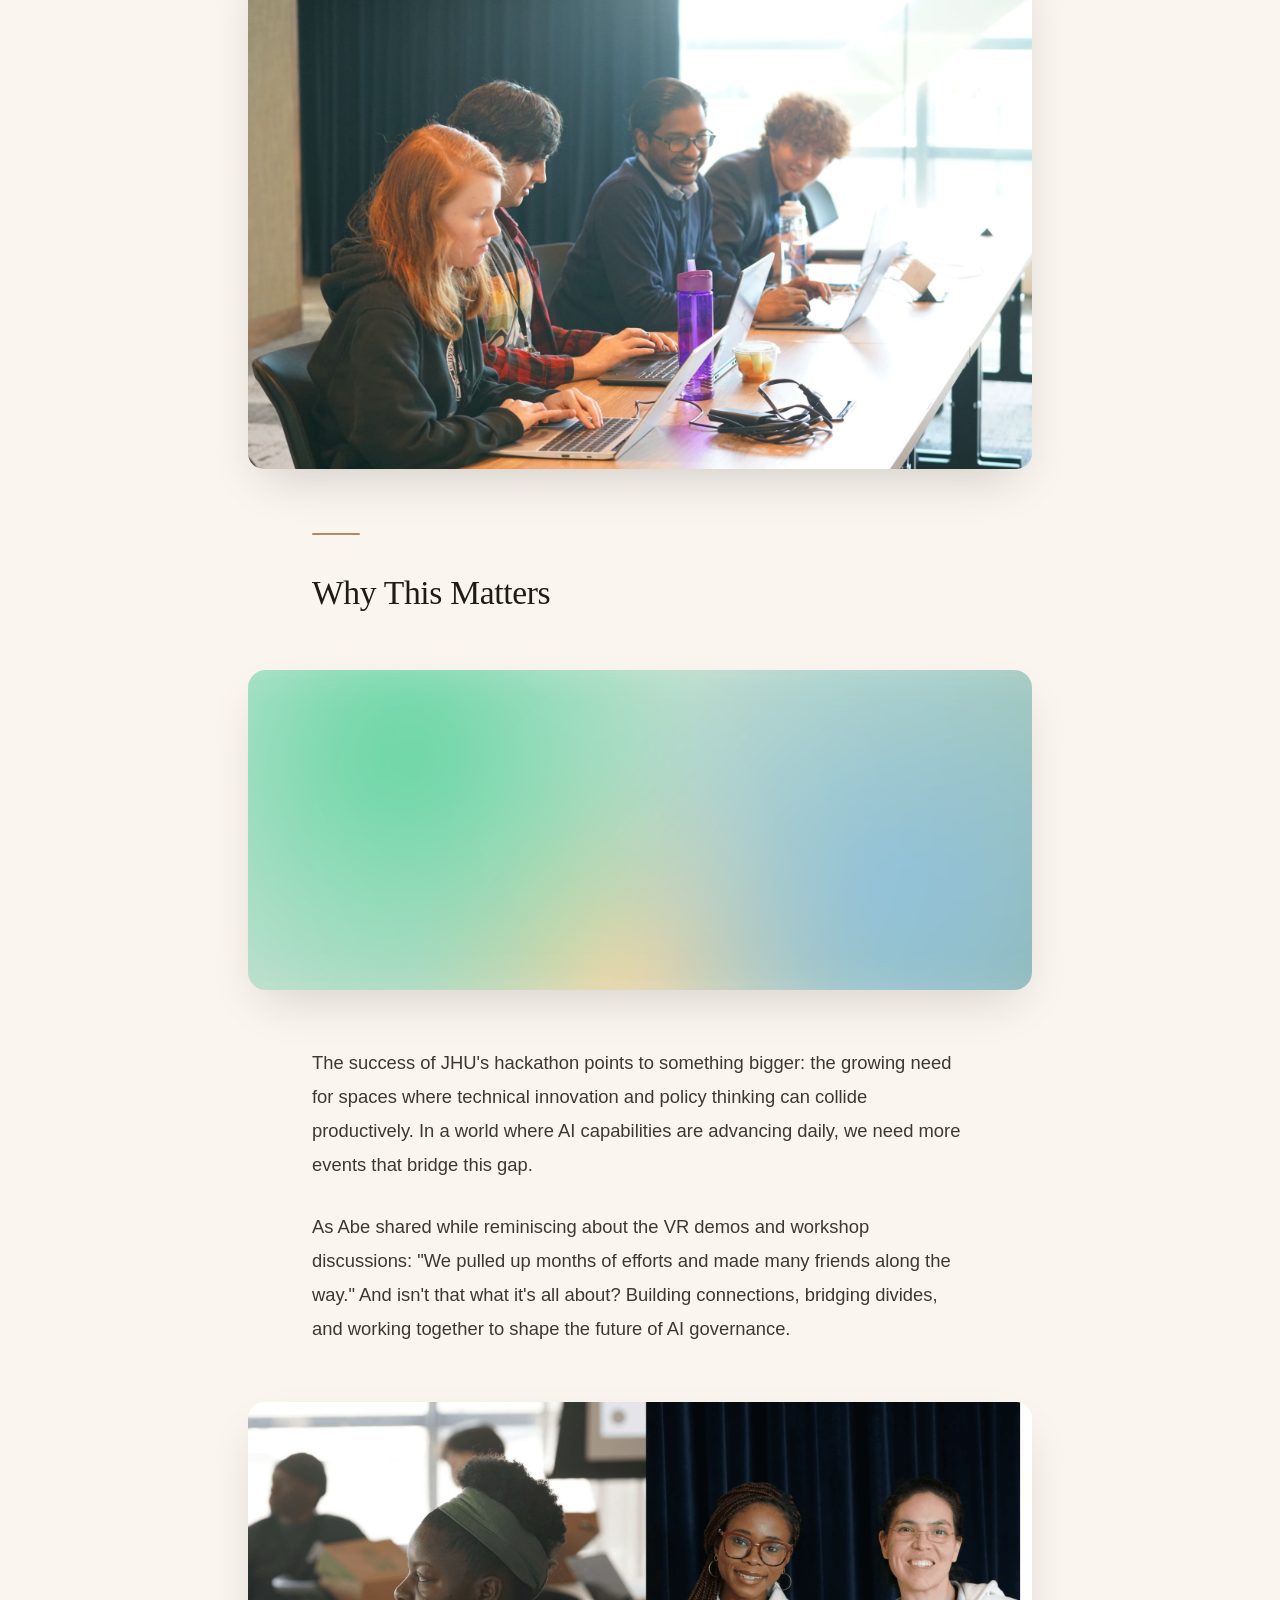
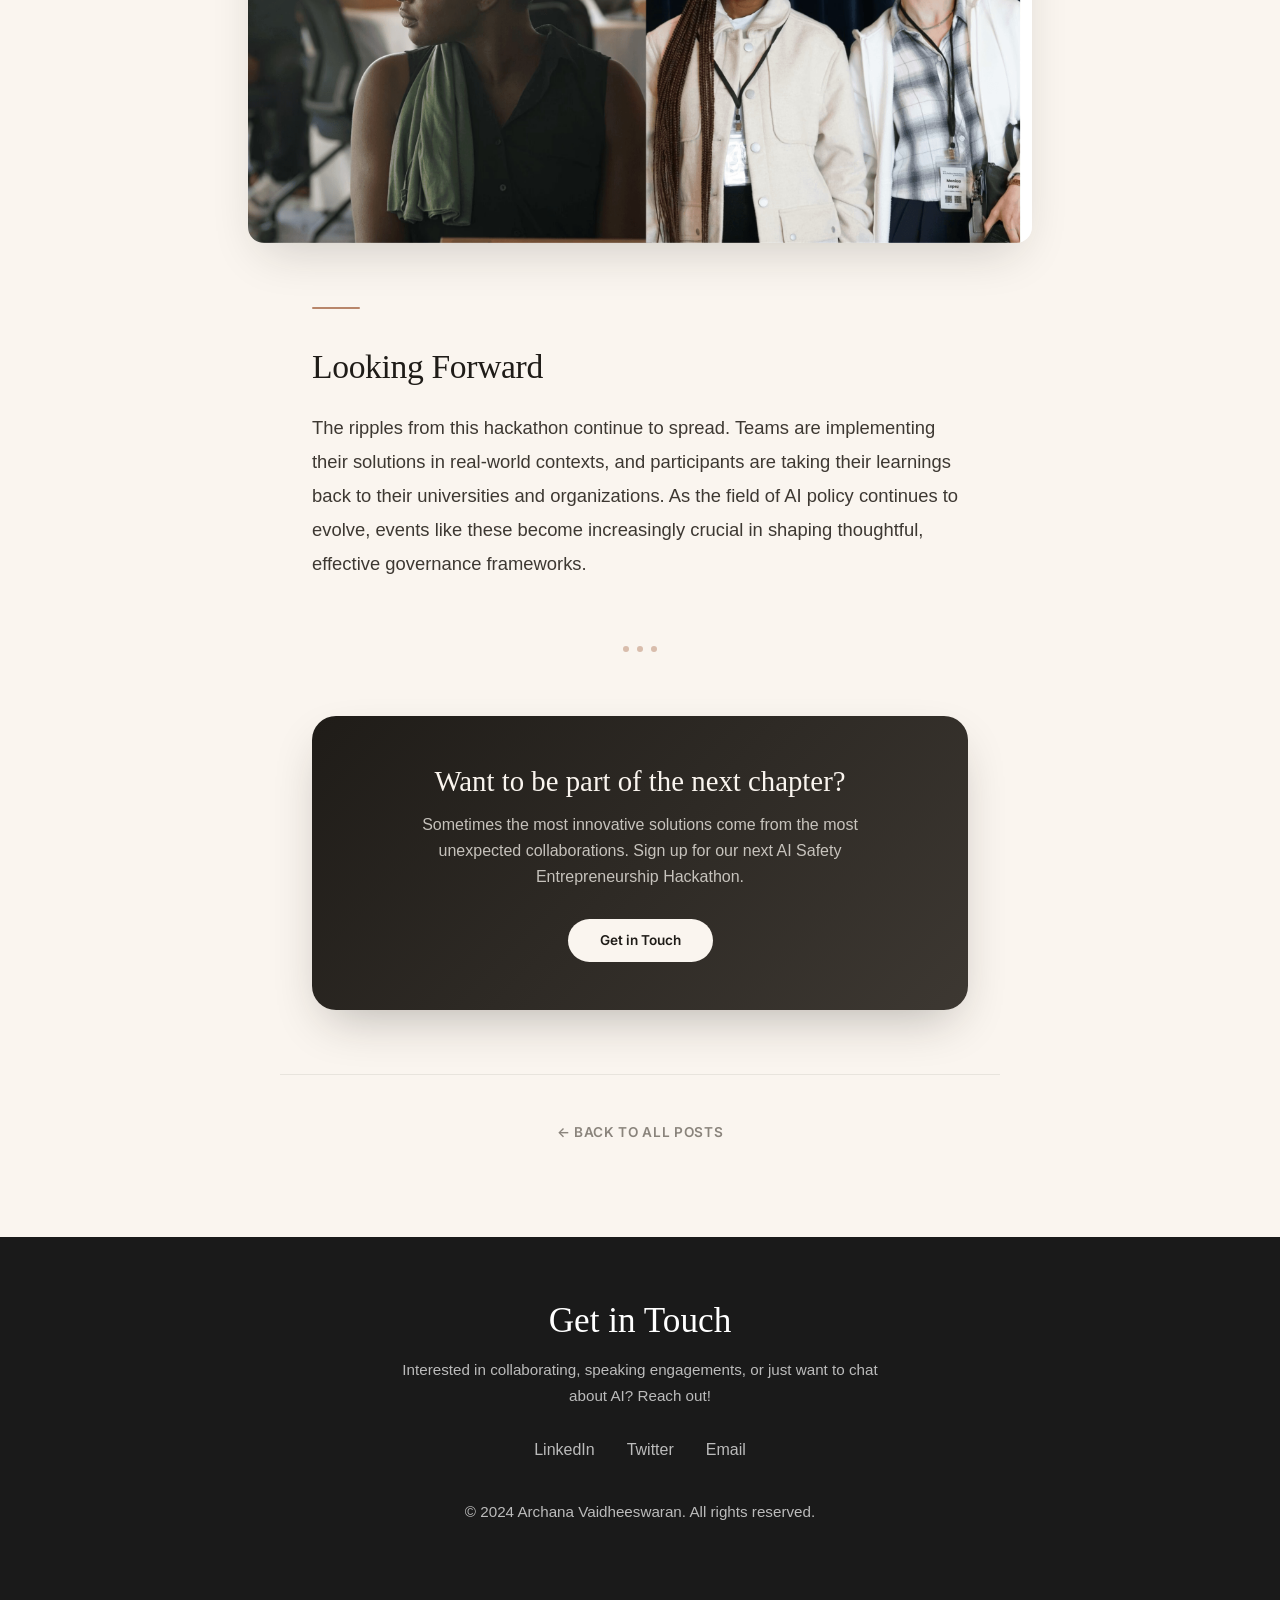
<file: blog/inside-the-first-ai-policy-hackathon-at-johns-hopkins/index.html>
<!DOCTYPE html>
<html lang="en">
<head>
  <meta charset="UTF-8" />
  <meta name="viewport" content="width=device-width, initial-scale=1.0" />
  <title>Inside the first AI Policy Hackathon at Johns Hopkins — Archana Vaidheeswaran</title>
  <link rel="preconnect" href="https://fonts.googleapis.com" />
  <link rel="preconnect" href="https://fonts.gstatic.com" crossorigin />
  <link rel="preconnect" href="https://api.fontshare.com" crossorigin />
  <link href="https://fonts.googleapis.com/css2?family=Inter:wght@300;400;500;600;700&display=swap" rel="stylesheet" />
  <link href="https://api.fontshare.com/v2/css?f[]=satoshi@400,500,700&f[]=recoleta@400,500&display=swap" rel="stylesheet" />
  <link rel="stylesheet" href="../../styles.css" />
</head>
<body>

  <!-- ========== NAVBAR ========== -->
  <nav class="navbar">
    <div class="nav-links">
      <a href="../../index.html#home">Home</a>
      <a href="../../index.html#experience">Experience</a>
      <a href="../../speaking/">Speaking</a>
      <a href="../../courses/">Courses</a>
      <a href="../" class="active">Blog</a>
    </div>
    <a href="../../index.html#contact" class="nav-cta">Get in Touch</a>
  </nav>

  <!-- ========== BLOG POST ========== -->
  <article class="blog-post">

    <!-- Hero / Header -->
    <header class="post-hero">
      <a href="../" class="post-back">&larr; Back to Blog</a>
      <span class="post-eyebrow">Community Experience</span>
      <h1 class="post-title">Inside the first AI Policy Hackathon at Johns Hopkins</h1>
      <p class="post-subtitle">Bridging the gap between technology and policy — what happens when you put policy experts and technologists in one room for a weekend.</p>

      <div class="post-byline">
        <div class="post-byline-avatar" style="background-image: url('../../images/profile.avif');"></div>
        <div class="post-byline-meta">
          <strong>Archana Vaidheeswaran</strong>
          <span>6 min read</span>
        </div>
        <div class="post-byline-sep"></div>
        <div class="post-byline-meta">
          <span>Dec 27, 2025</span>
        </div>
      </div>
    </header>

    <!-- Featured image -->
    <div class="post-featured">
      <img src="../../images/blog/ai_policy/1.avif" alt="AI Policy Hackathon at Johns Hopkins" />
    </div>

    <!-- Body -->
    <div class="post-body">
      <p>Last October, Johns Hopkins University hosted its first AI Policy Hackathon in partnership with us at Apart Research, bringing together technologists, policy enthusiasts, and students. Here's what participants and organizers had to say about bridging the gap between technology and policy.</p>

      <p>"It's been a wonderful journey... spending a fruitful weekend in DC," shares Abe, one of the student organizers, capturing the excitement of bringing together tech enthusiasts and policy minds under one roof. From VR demonstrations to engaging workshops, the event pulsed with innovation.</p>

      <figure class="post-figure">
        <img src="../../images/blog/ai_policy/2.avif" alt="Participants collaborating at the hackathon" />
      </figure>

      <h2>The Power of Organic Collaboration</h2>
      <p>What happens when you put policy experts and technologists in one room? Magic, according to Said, a participant who witnessed something remarkable.</p>

      <blockquote>"What really caught me off guard was how naturally everyone stepped into exactly the roles we needed, with almost no formal direction. It felt organic."</blockquote>

      <p>This natural alignment wasn't just luck. The hackathon's hybrid format allowed participants from Colombia, the UK, US, and Poland to collaborate seamlessly, bringing diverse perspectives to thorny AI governance challenges. For some teams, like Said's, the hackathon was just the beginning — they're now working with the Dominican Republic's government on AI policy development.</p>

      <figure class="post-figure">
        <img src="../../images/blog/ai_policy/3.avif" alt="Teams discussing AI policy frameworks" />
      </figure>

      <h2>Breaking the Hackathon Mould</h2>
      <p>Traditional hackathons conjure images of energy drinks and frantic coding sessions. But this was different. As another participant, Shaun, put it: "I have always believed that AI and technology are ultimately as much social challenges as they are technical ones, and this experience truly brought that belief to life."</p>

      <p>Think less about racing to build a prototype, and more about crafting frameworks that could shape how AI integrates into society. Teams grappled with questions that went beyond functionality: How would these policies affect different communities? What are the long-term implications? How do we balance innovation with responsibility?</p>

      <figure class="post-figure">
        <img src="../../images/blog/ai_policy/4.avif" alt="Workshop and framework discussion" />
      </figure>

      <h2>Behind the Scenes: From Organizers at JHU</h2>
      <p>Nathan, a freshman organizer, shares his journey: "Coordinating with OpenAI and Microsoft for sponsorships... having the opportunity to work with industry experts is an experience that I won't forget." His story shows how organizing such events can open doors to industry connections even before graduation.</p>

      <p>This wasn't just another line on a resume — it was a crash course in bringing together industry leaders, academics, and policy makers for a common cause.</p>

      <figure class="post-figure">
        <img src="../../images/blog/ai_policy/5.avif" alt="Organizers and industry experts" />
      </figure>

      <h2>Why This Matters</h2>
      <div class="post-abstract post-abstract--mint" aria-label="Abstract mint gradient illustration"></div>
      <p>The success of JHU's hackathon points to something bigger: the growing need for spaces where technical innovation and policy thinking can collide productively. In a world where AI capabilities are advancing daily, we need more events that bridge this gap.</p>

      <p>As Abe shared while reminiscing about the VR demos and workshop discussions: "We pulled up months of efforts and made many friends along the way." And isn't that what it's all about? Building connections, bridging divides, and working together to shape the future of AI governance.</p>

      <figure class="post-figure">
        <img src="../../images/blog/ai_policy/6.avif" alt="Group photo at the end of the hackathon" />
      </figure>

      <h2>Looking Forward</h2>
      <p>The ripples from this hackathon continue to spread. Teams are implementing their solutions in real-world contexts, and participants are taking their learnings back to their universities and organizations. As the field of AI policy continues to evolve, events like these become increasingly crucial in shaping thoughtful, effective governance frameworks.</p>

      <div class="post-divider">
        <span></span><span></span><span></span>
      </div>
    </div>

    <!-- CTA -->
    <div class="post-cta">
      <div class="post-cta-inner">
        <h3>Want to be part of the next chapter?</h3>
        <p>Sometimes the most innovative solutions come from the most unexpected collaborations. Sign up for our next AI Safety Entrepreneurship Hackathon.</p>
        <a href="#" class="btn-dark">Get in Touch</a>
      </div>
    </div>

    <!-- Footer nav -->
    <div class="post-footer">
      <a href="../" class="post-footer-back">&larr; Back to all posts</a>
    </div>

  </article>

  <!-- ========== FOOTER ========== -->
  <footer id="contact" class="footer">
    <div class="footer-inner">
      <h2>Get in Touch</h2>
      <p>Interested in collaborating, speaking engagements, or just want to chat about AI? Reach out!</p>
      <div class="footer-links">
        <a href="#">LinkedIn</a>
        <a href="#">Twitter</a>
        <a href="#">Email</a>
      </div>
      <p class="footer-copy">&copy; 2024 Archana Vaidheeswaran. All rights reserved.</p>
    </div>
  </footer>

</body>
</html>
</file>
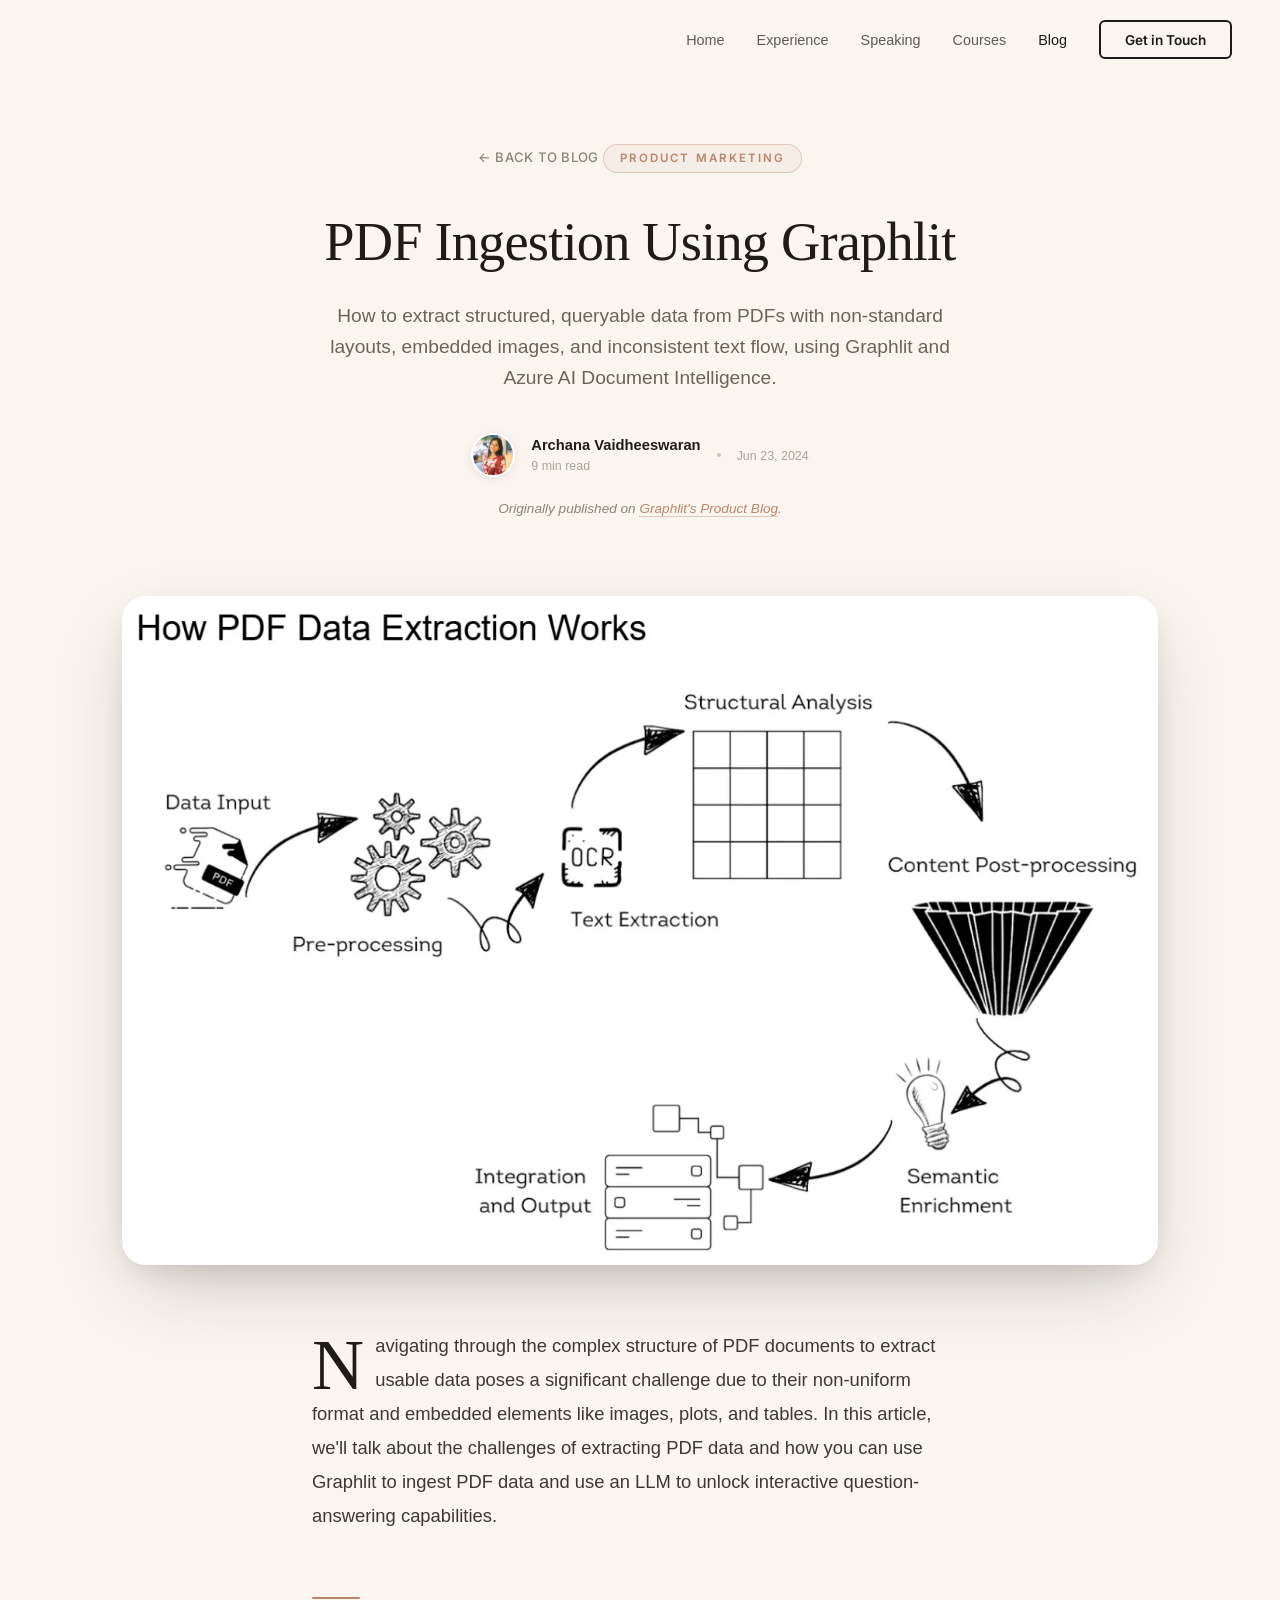
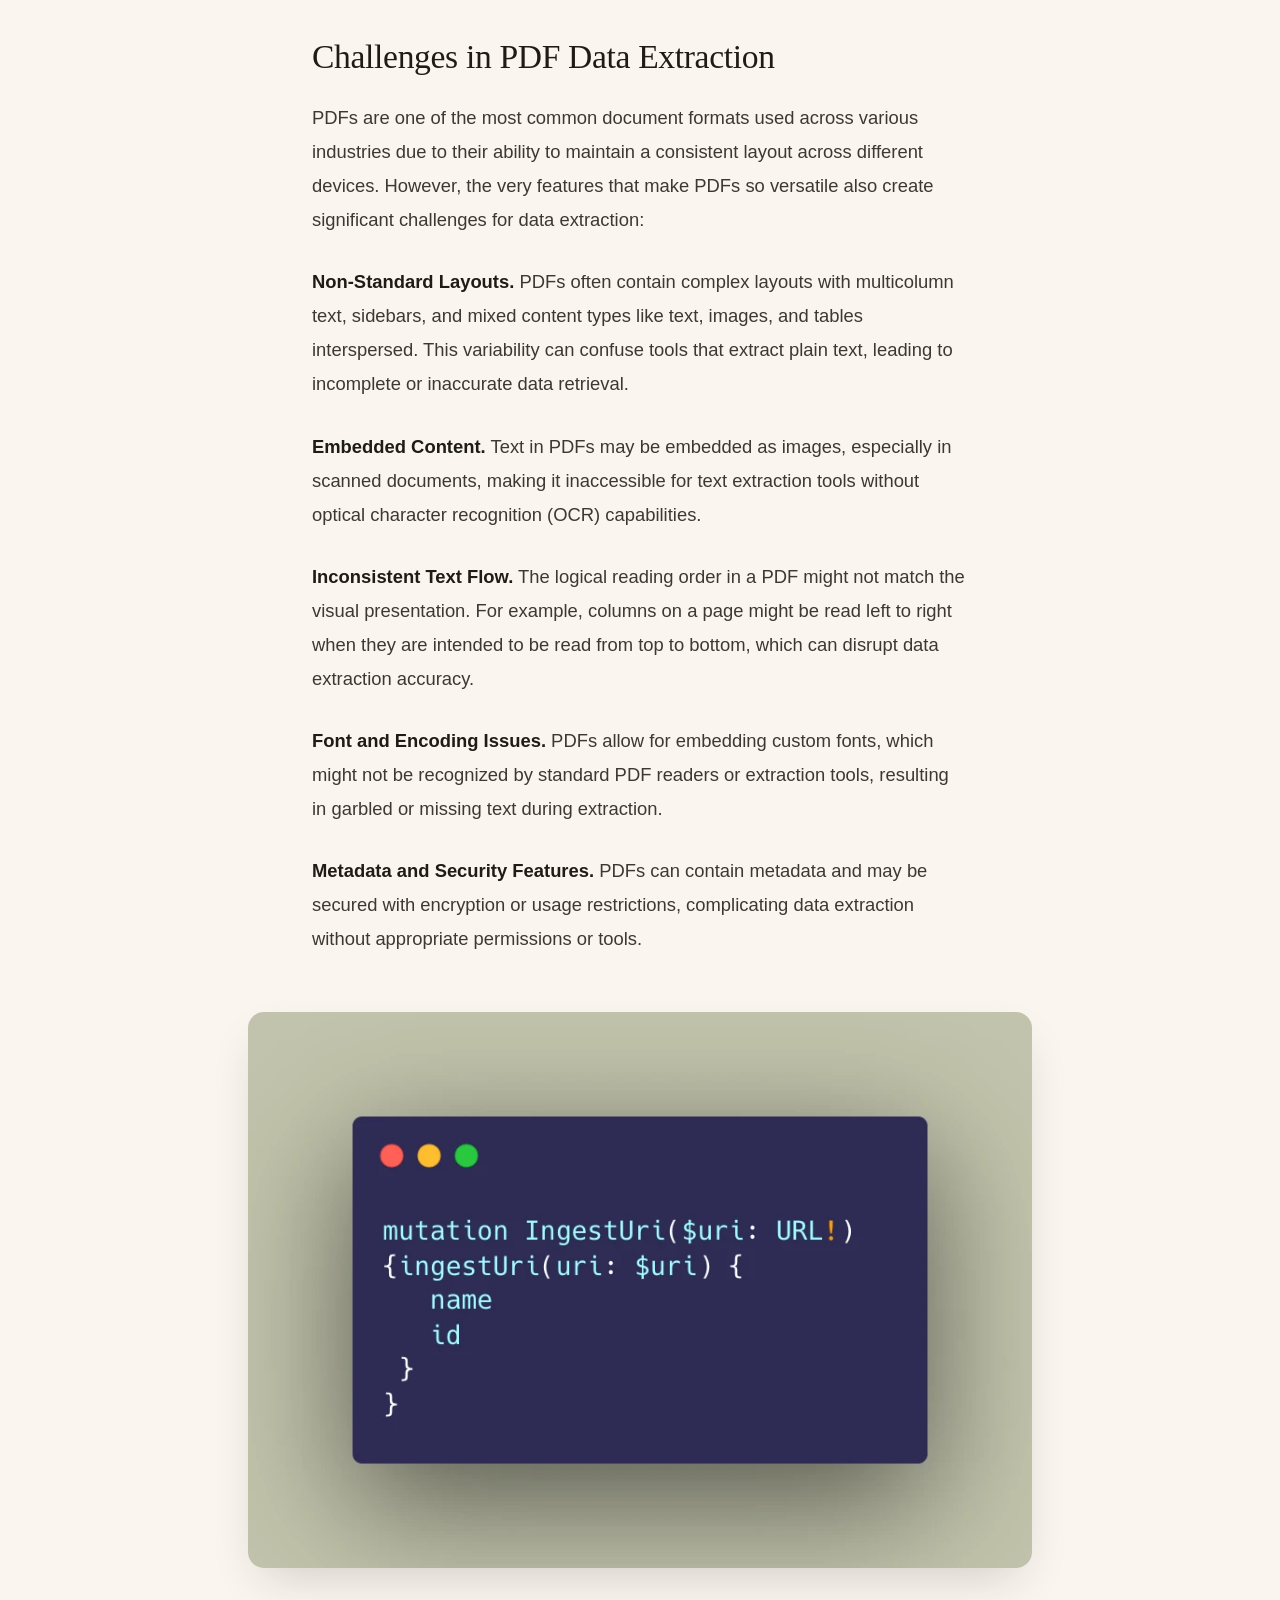
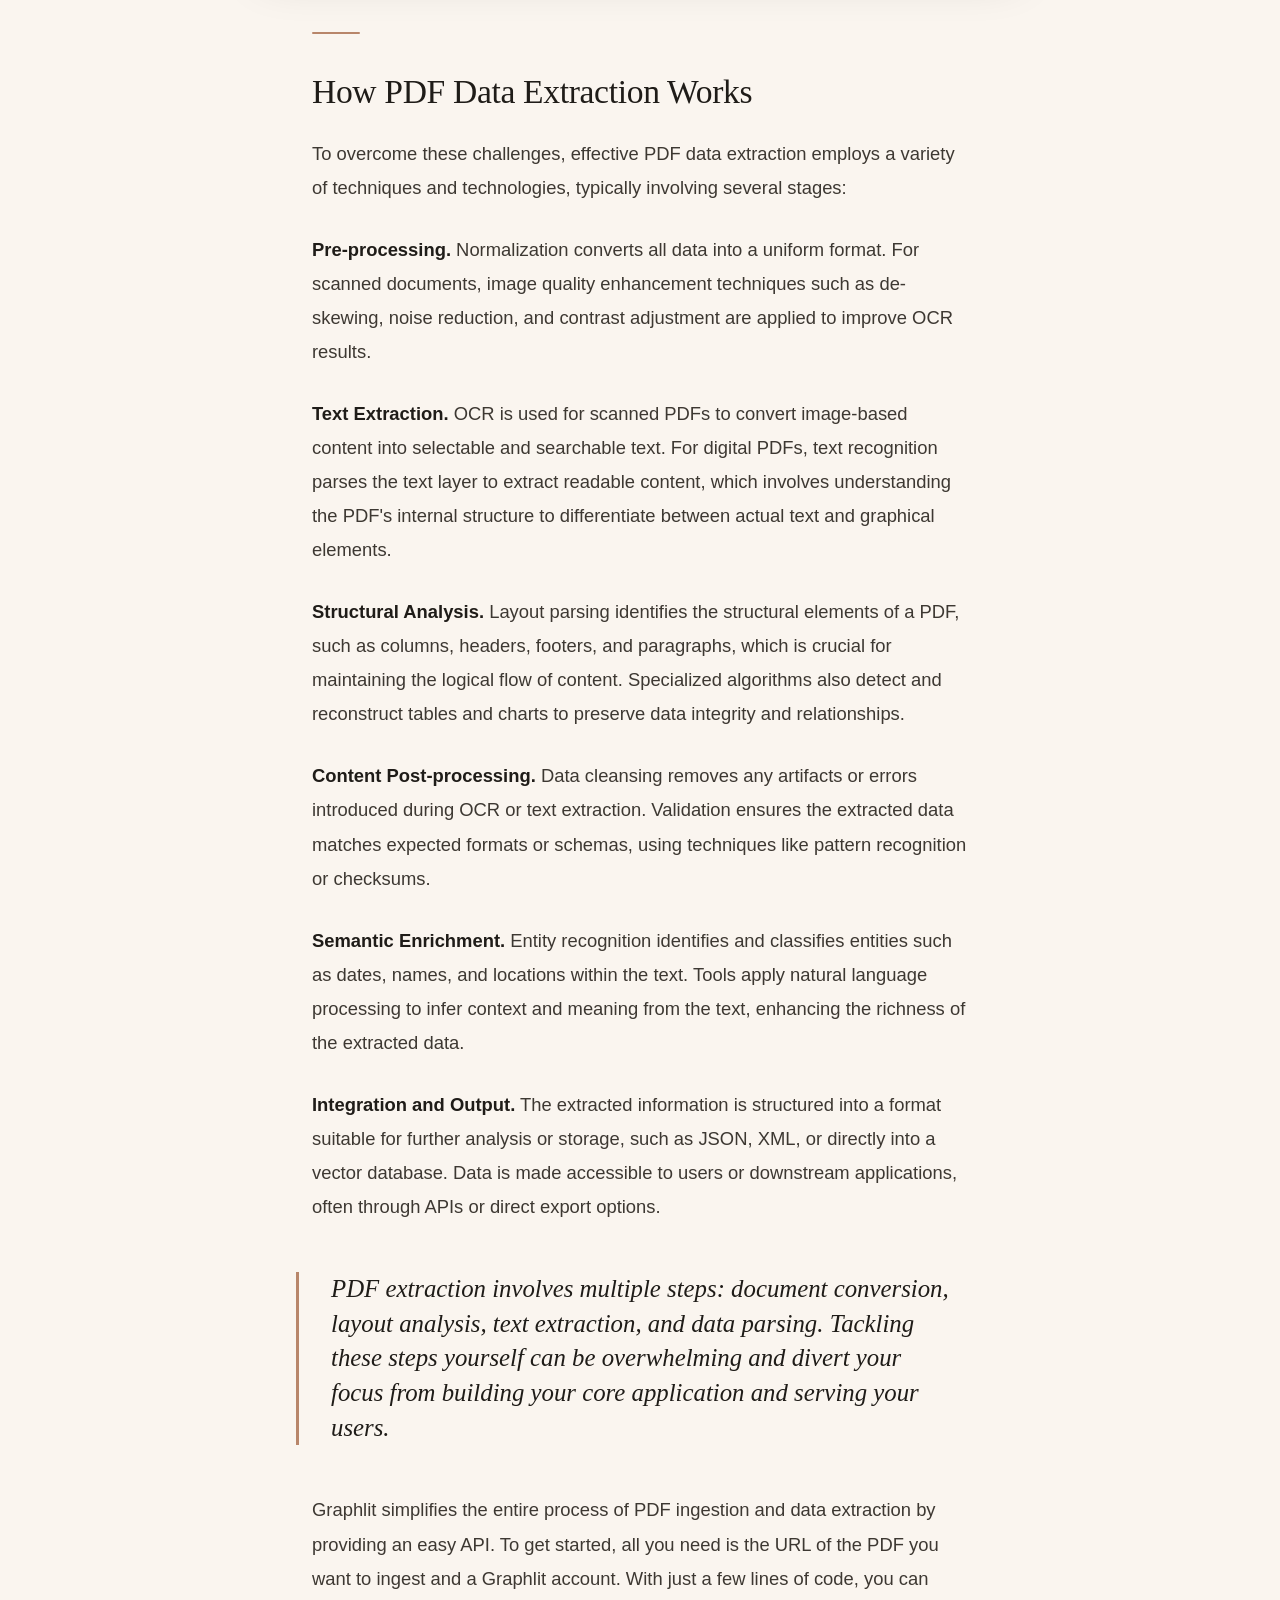
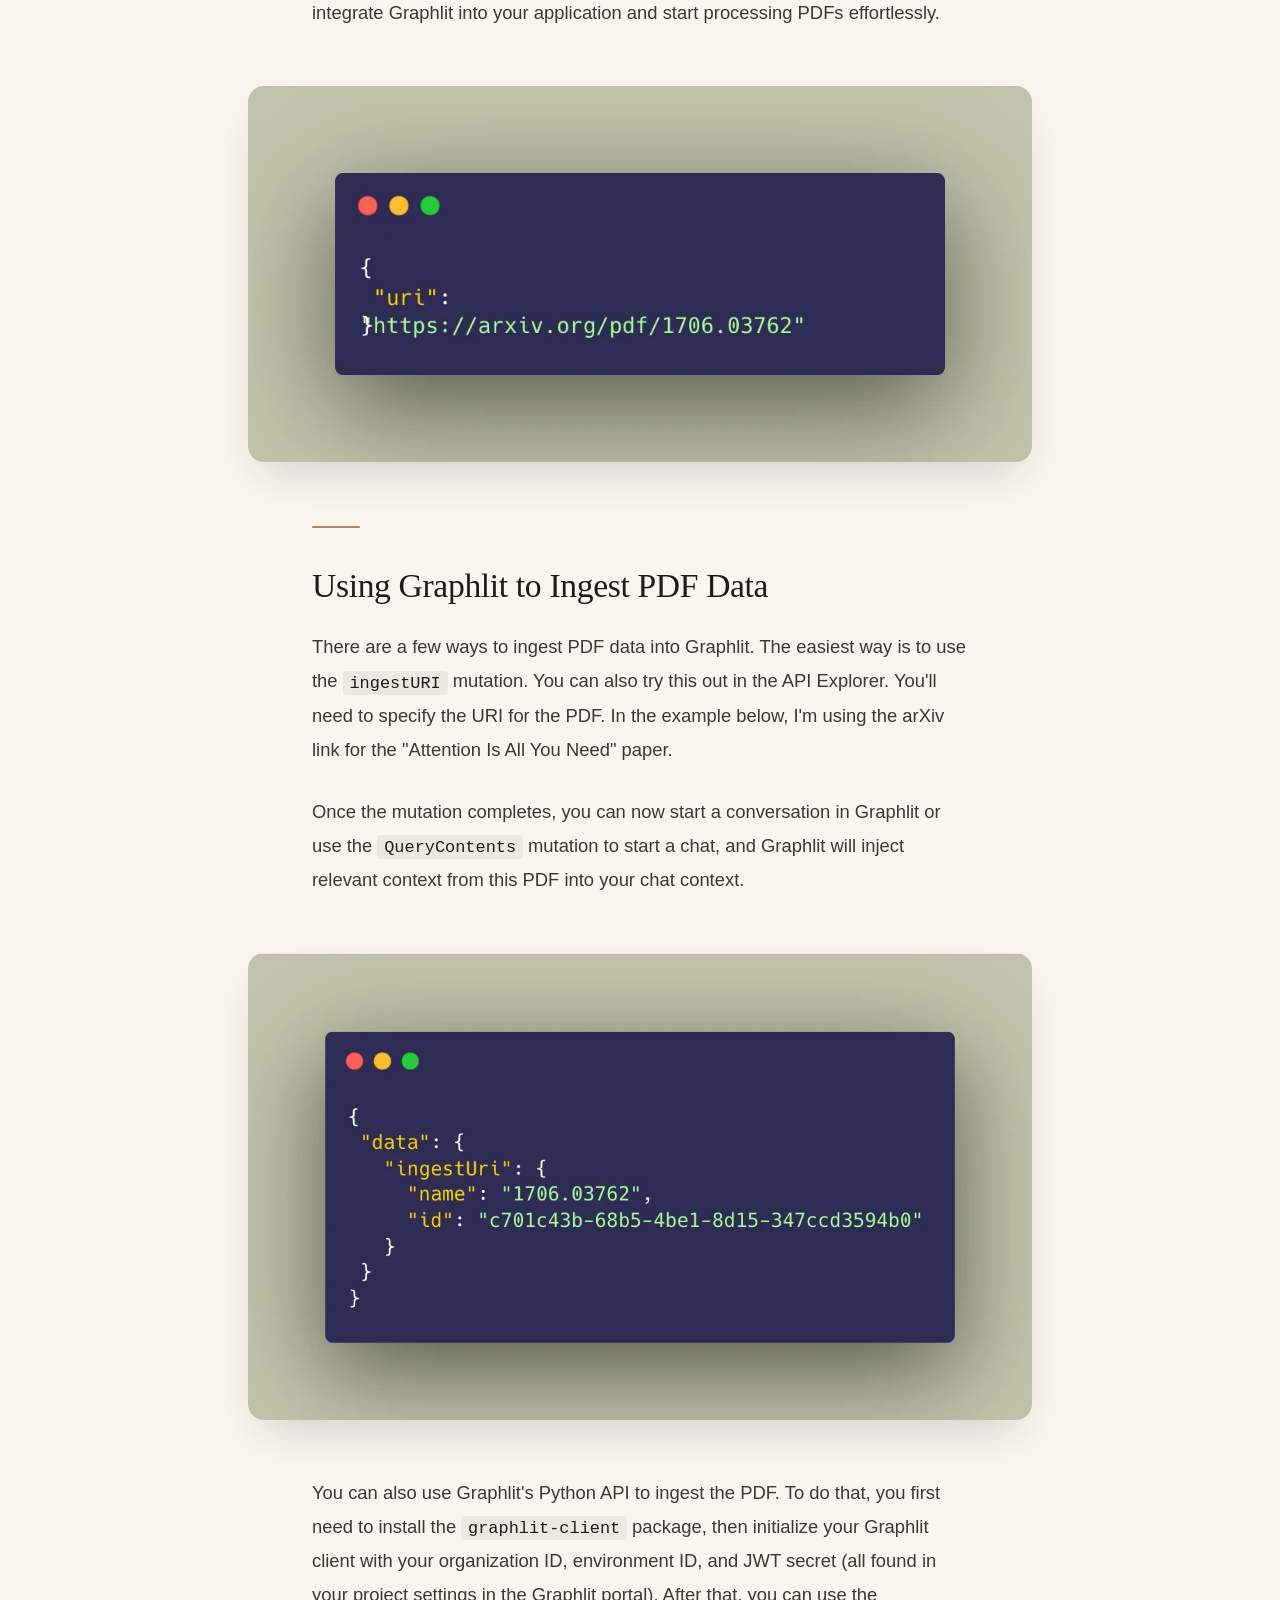
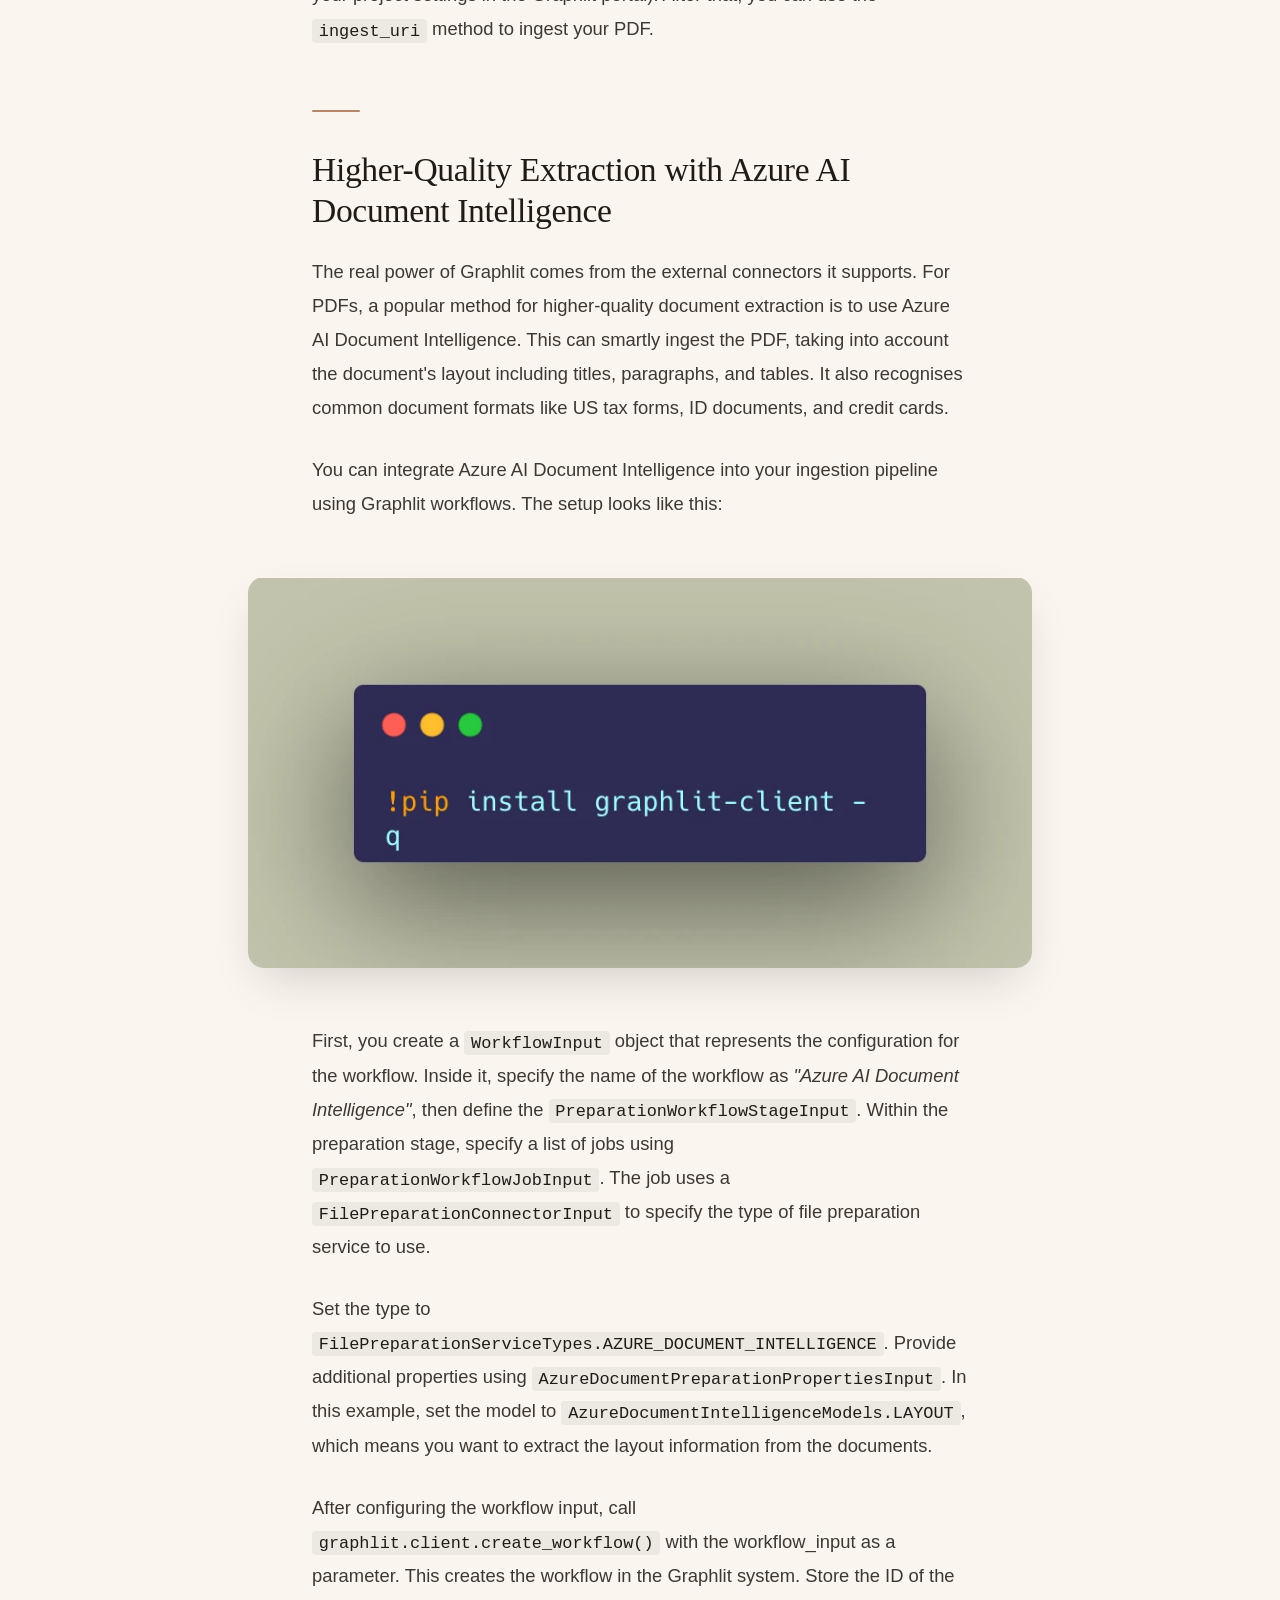
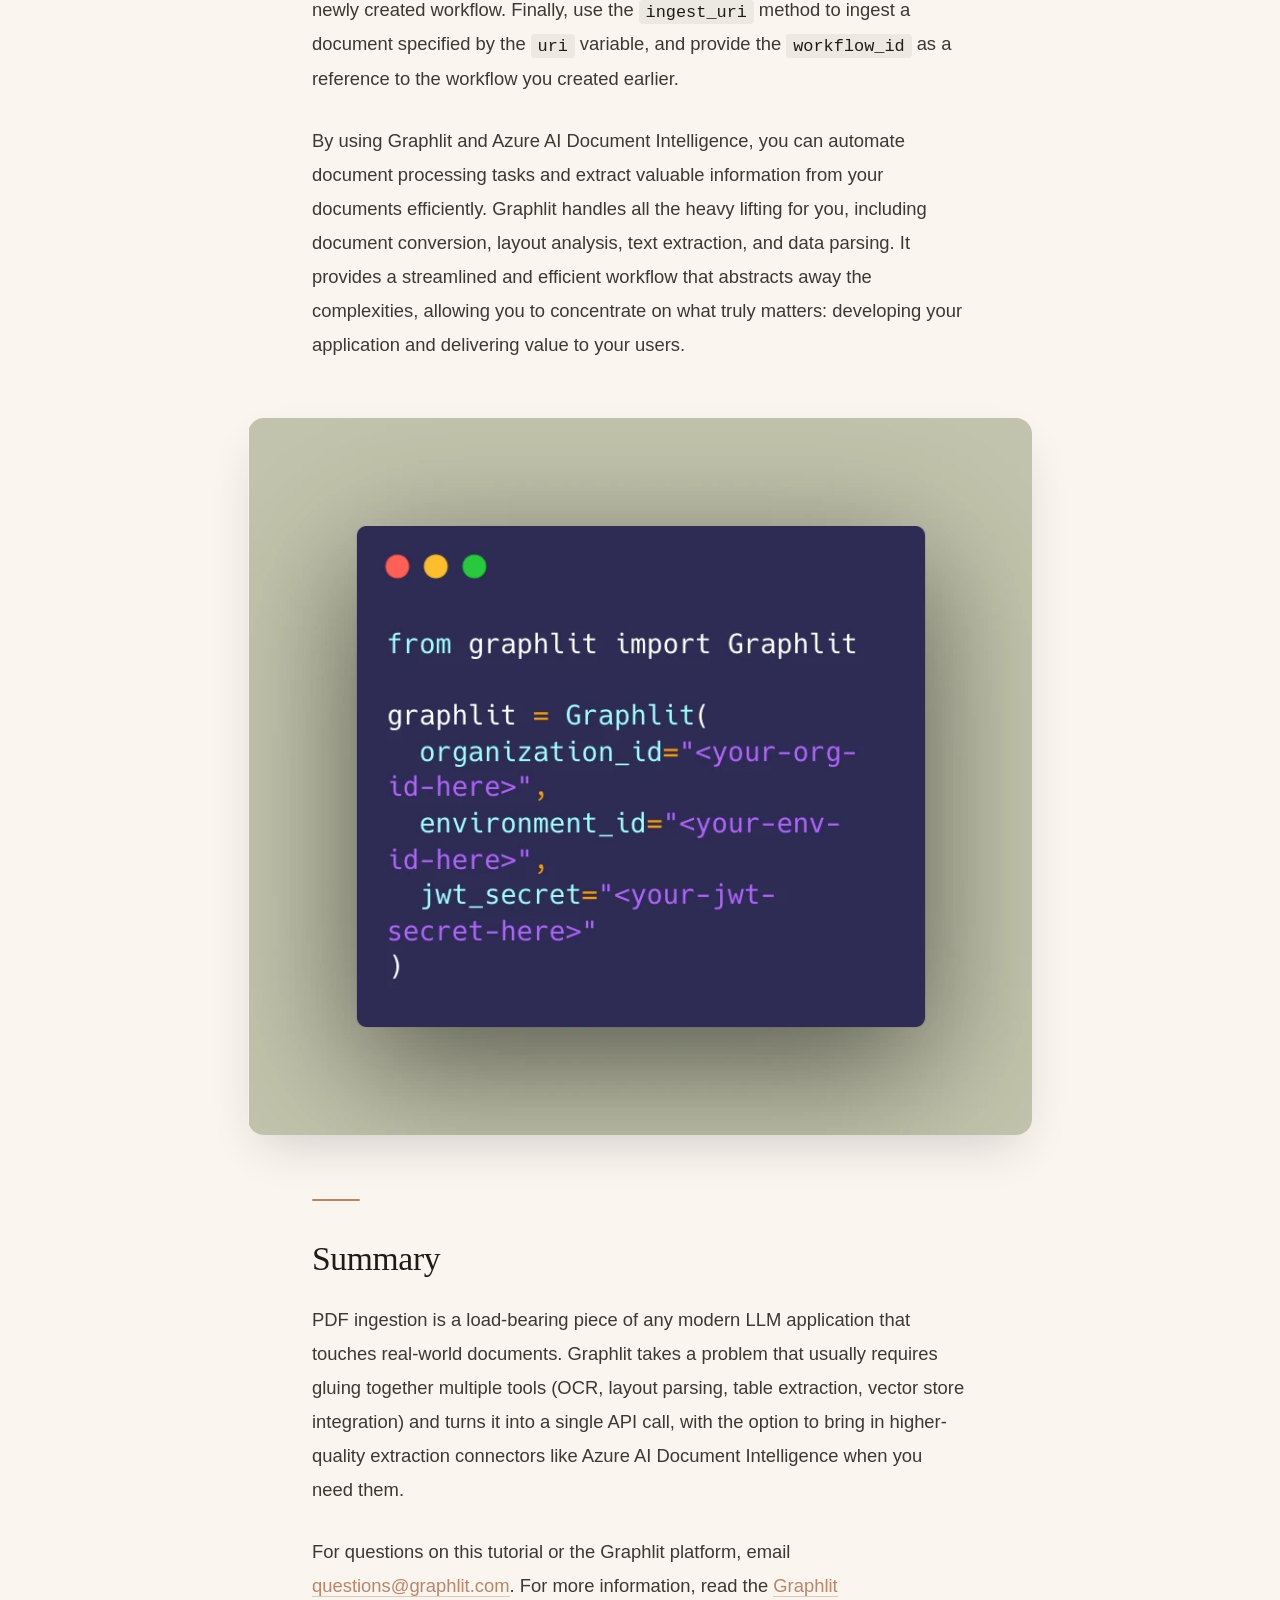
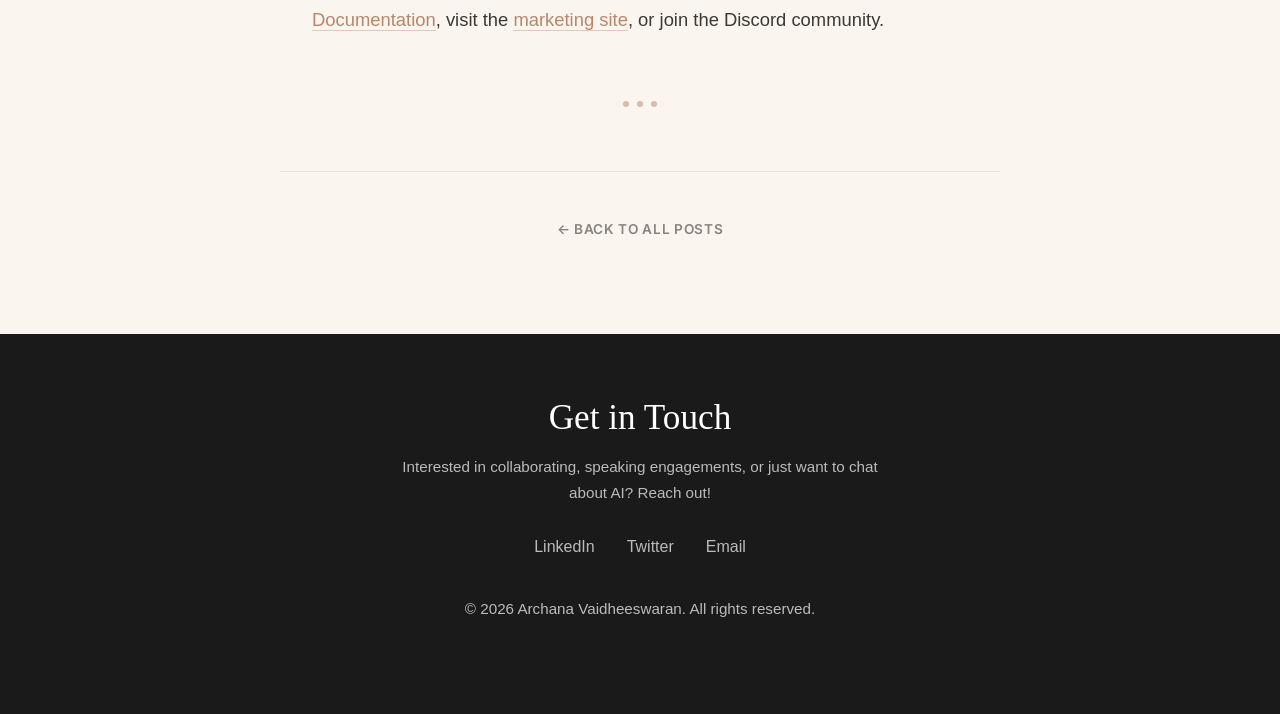
<file: blog/pdf-ingestion-using-graphlit/index.html>
<!DOCTYPE html>
<html lang="en">
<head>
  <meta charset="UTF-8" />
  <meta name="viewport" content="width=device-width, initial-scale=1.0" />
  <title>PDF Ingestion Using Graphlit | Archana Vaidheeswaran</title>
  <link rel="preconnect" href="https://fonts.googleapis.com" />
  <link rel="preconnect" href="https://fonts.gstatic.com" crossorigin />
  <link rel="preconnect" href="https://api.fontshare.com" crossorigin />
  <link href="https://fonts.googleapis.com/css2?family=Inter:wght@300;400;500;600;700&display=swap" rel="stylesheet" />
  <link href="https://api.fontshare.com/v2/css?f[]=satoshi@400,500,700&f[]=recoleta@400,500&display=swap" rel="stylesheet" />
  <link rel="stylesheet" href="../../styles.css" />
</head>
<body>

  <!-- ========== NAVBAR ========== -->
  <nav class="navbar">
    <div class="nav-links">
      <a href="../../index.html#home">Home</a>
      <a href="../../index.html#experience">Experience</a>
      <a href="../../speaking/">Speaking</a>
      <a href="../../courses/">Courses</a>
      <a href="../" class="active">Blog</a>
    </div>
    <a href="../../index.html#contact" class="nav-cta">Get in Touch</a>
  </nav>

  <!-- ========== BLOG POST ========== -->
  <article class="blog-post">

    <!-- Hero / Header -->
    <header class="post-hero">
      <a href="../" class="post-back">&larr; Back to Blog</a>
      <span class="post-eyebrow">Product Marketing</span>
      <h1 class="post-title">PDF Ingestion Using Graphlit</h1>
      <p class="post-subtitle">How to extract structured, queryable data from PDFs with non-standard layouts, embedded images, and inconsistent text flow, using Graphlit and Azure AI Document Intelligence.</p>

      <div class="post-byline">
        <div class="post-byline-avatar" style="background-image: url('../../images/profile.avif');"></div>
        <div class="post-byline-meta">
          <strong>Archana Vaidheeswaran</strong>
          <span>9 min read</span>
        </div>
        <div class="post-byline-sep"></div>
        <div class="post-byline-meta">
          <span>Jun 23, 2024</span>
        </div>
      </div>

      <p class="post-original">Originally published on <a href="https://www.graphlit.com/blog/pdf-ingestion-using-graphlit" target="_blank" rel="noopener">Graphlit's Product Blog</a>.</p>
    </header>

    <!-- Featured image -->
    <div class="post-featured">
      <img src="../../images/blog/graphlit/data_ingestion.webp" alt="Graphlit PDF data ingestion pipeline overview" />
    </div>

    <!-- Body -->
    <div class="post-body">
      <p>Navigating through the complex structure of PDF documents to extract usable data poses a significant challenge due to their non-uniform format and embedded elements like images, plots, and tables. In this article, we'll talk about the challenges of extracting PDF data and how you can use Graphlit to ingest PDF data and use an LLM to unlock interactive question-answering capabilities.</p>

      <h2>Challenges in PDF Data Extraction</h2>

      <p>PDFs are one of the most common document formats used across various industries due to their ability to maintain a consistent layout across different devices. However, the very features that make PDFs so versatile also create significant challenges for data extraction:</p>

      <p><strong>Non-Standard Layouts.</strong> PDFs often contain complex layouts with multicolumn text, sidebars, and mixed content types like text, images, and tables interspersed. This variability can confuse tools that extract plain text, leading to incomplete or inaccurate data retrieval.</p>

      <p><strong>Embedded Content.</strong> Text in PDFs may be embedded as images, especially in scanned documents, making it inaccessible for text extraction tools without optical character recognition (OCR) capabilities.</p>

      <p><strong>Inconsistent Text Flow.</strong> The logical reading order in a PDF might not match the visual presentation. For example, columns on a page might be read left to right when they are intended to be read from top to bottom, which can disrupt data extraction accuracy.</p>

      <p><strong>Font and Encoding Issues.</strong> PDFs allow for embedding custom fonts, which might not be recognized by standard PDF readers or extraction tools, resulting in garbled or missing text during extraction.</p>

      <p><strong>Metadata and Security Features.</strong> PDFs can contain metadata and may be secured with encryption or usage restrictions, complicating data extraction without appropriate permissions or tools.</p>

      <figure class="post-figure">
        <img src="../../images/blog/graphlit/data_ingestion1.webp" alt="Common challenges in extracting data from PDF documents" />
      </figure>

      <h2>How PDF Data Extraction Works</h2>

      <p>To overcome these challenges, effective PDF data extraction employs a variety of techniques and technologies, typically involving several stages:</p>

      <p><strong>Pre-processing.</strong> Normalization converts all data into a uniform format. For scanned documents, image quality enhancement techniques such as de-skewing, noise reduction, and contrast adjustment are applied to improve OCR results.</p>

      <p><strong>Text Extraction.</strong> OCR is used for scanned PDFs to convert image-based content into selectable and searchable text. For digital PDFs, text recognition parses the text layer to extract readable content, which involves understanding the PDF's internal structure to differentiate between actual text and graphical elements.</p>

      <p><strong>Structural Analysis.</strong> Layout parsing identifies the structural elements of a PDF, such as columns, headers, footers, and paragraphs, which is crucial for maintaining the logical flow of content. Specialized algorithms also detect and reconstruct tables and charts to preserve data integrity and relationships.</p>

      <p><strong>Content Post-processing.</strong> Data cleansing removes any artifacts or errors introduced during OCR or text extraction. Validation ensures the extracted data matches expected formats or schemas, using techniques like pattern recognition or checksums.</p>

      <p><strong>Semantic Enrichment.</strong> Entity recognition identifies and classifies entities such as dates, names, and locations within the text. Tools apply natural language processing to infer context and meaning from the text, enhancing the richness of the extracted data.</p>

      <p><strong>Integration and Output.</strong> The extracted information is structured into a format suitable for further analysis or storage, such as JSON, XML, or directly into a vector database. Data is made accessible to users or downstream applications, often through APIs or direct export options.</p>

      <blockquote>PDF extraction involves multiple steps: document conversion, layout analysis, text extraction, and data parsing. Tackling these steps yourself can be overwhelming and divert your focus from building your core application and serving your users.</blockquote>

      <p>Graphlit simplifies the entire process of PDF ingestion and data extraction by providing an easy API. To get started, all you need is the URL of the PDF you want to ingest and a Graphlit account. With just a few lines of code, you can integrate Graphlit into your application and start processing PDFs effortlessly.</p>

      <figure class="post-figure">
        <img src="../../images/blog/graphlit/data_ingestion2.webp" alt="Graphlit ingestion pipeline overview" />
      </figure>

      <h2>Using Graphlit to Ingest PDF Data</h2>

      <p>There are a few ways to ingest PDF data into Graphlit. The easiest way is to use the <code>ingestURI</code> mutation. You can also try this out in the API Explorer. You'll need to specify the URI for the PDF. In the example below, I'm using the arXiv link for the "Attention Is All You Need" paper.</p>

      <p>Once the mutation completes, you can now start a conversation in Graphlit or use the <code>QueryContents</code> mutation to start a chat, and Graphlit will inject relevant context from this PDF into your chat context.</p>

      <figure class="post-figure">
        <img src="../../images/blog/graphlit/data_ingestion3.webp" alt="ingestURI mutation example in the Graphlit API" />
      </figure>

      <p>You can also use Graphlit's Python API to ingest the PDF. To do that, you first need to install the <code>graphlit-client</code> package, then initialize your Graphlit client with your organization ID, environment ID, and JWT secret (all found in your project settings in the Graphlit portal). After that, you can use the <code>ingest_uri</code> method to ingest your PDF.</p>

      <h2>Higher-Quality Extraction with Azure AI Document Intelligence</h2>

      <p>The real power of Graphlit comes from the external connectors it supports. For PDFs, a popular method for higher-quality document extraction is to use Azure AI Document Intelligence. This can smartly ingest the PDF, taking into account the document's layout including titles, paragraphs, and tables. It also recognises common document formats like US tax forms, ID documents, and credit cards.</p>

      <p>You can integrate Azure AI Document Intelligence into your ingestion pipeline using Graphlit workflows. The setup looks like this:</p>

      <figure class="post-figure">
        <img src="../../images/blog/graphlit/dataingestion4.webp" alt="Azure AI Document Intelligence workflow setup" />
      </figure>

      <p>First, you create a <code>WorkflowInput</code> object that represents the configuration for the workflow. Inside it, specify the name of the workflow as <em>"Azure AI Document Intelligence"</em>, then define the <code>PreparationWorkflowStageInput</code>. Within the preparation stage, specify a list of jobs using <code>PreparationWorkflowJobInput</code>. The job uses a <code>FilePreparationConnectorInput</code> to specify the type of file preparation service to use.</p>

      <p>Set the type to <code>FilePreparationServiceTypes.AZURE_DOCUMENT_INTELLIGENCE</code>. Provide additional properties using <code>AzureDocumentPreparationPropertiesInput</code>. In this example, set the model to <code>AzureDocumentIntelligenceModels.LAYOUT</code>, which means you want to extract the layout information from the documents.</p>

      <p>After configuring the workflow input, call <code>graphlit.client.create_workflow()</code> with the workflow_input as a parameter. This creates the workflow in the Graphlit system. Store the ID of the newly created workflow. Finally, use the <code>ingest_uri</code> method to ingest a document specified by the <code>uri</code> variable, and provide the <code>workflow_id</code> as a reference to the workflow you created earlier.</p>

      <p>By using Graphlit and Azure AI Document Intelligence, you can automate document processing tasks and extract valuable information from your documents efficiently. Graphlit handles all the heavy lifting for you, including document conversion, layout analysis, text extraction, and data parsing. It provides a streamlined and efficient workflow that abstracts away the complexities, allowing you to concentrate on what truly matters: developing your application and delivering value to your users.</p>

      <figure class="post-figure">
        <img src="../../images/blog/graphlit/dataingestion5.webp" alt="End-to-end Graphlit document processing flow" />
      </figure>

      <h2>Summary</h2>

      <p>PDF ingestion is a load-bearing piece of any modern LLM application that touches real-world documents. Graphlit takes a problem that usually requires gluing together multiple tools (OCR, layout parsing, table extraction, vector store integration) and turns it into a single API call, with the option to bring in higher-quality extraction connectors like Azure AI Document Intelligence when you need them.</p>

      <p>For questions on this tutorial or the Graphlit platform, email <a href="mailto:questions@graphlit.com">questions@graphlit.com</a>. For more information, read the <a href="https://docs.graphlit.com" target="_blank" rel="noopener">Graphlit Documentation</a>, visit the <a href="https://www.graphlit.com" target="_blank" rel="noopener">marketing site</a>, or join the Discord community.</p>

      <div class="post-divider">
        <span></span><span></span><span></span>
      </div>
    </div>

    <!-- Footer nav -->
    <div class="post-footer">
      <a href="../" class="post-footer-back">&larr; Back to all posts</a>
    </div>

  </article>

  <!-- ========== FOOTER ========== -->
  <footer id="contact" class="footer">
    <div class="footer-inner">
      <h2>Get in Touch</h2>
      <p>Interested in collaborating, speaking engagements, or just want to chat about AI? Reach out!</p>
      <div class="footer-links">
        <a href="#">LinkedIn</a>
        <a href="#">Twitter</a>
        <a href="#">Email</a>
      </div>
      <p class="footer-copy">&copy; 2026 Archana Vaidheeswaran. All rights reserved.</p>
    </div>
  </footer>

</body>
</html>
</file>
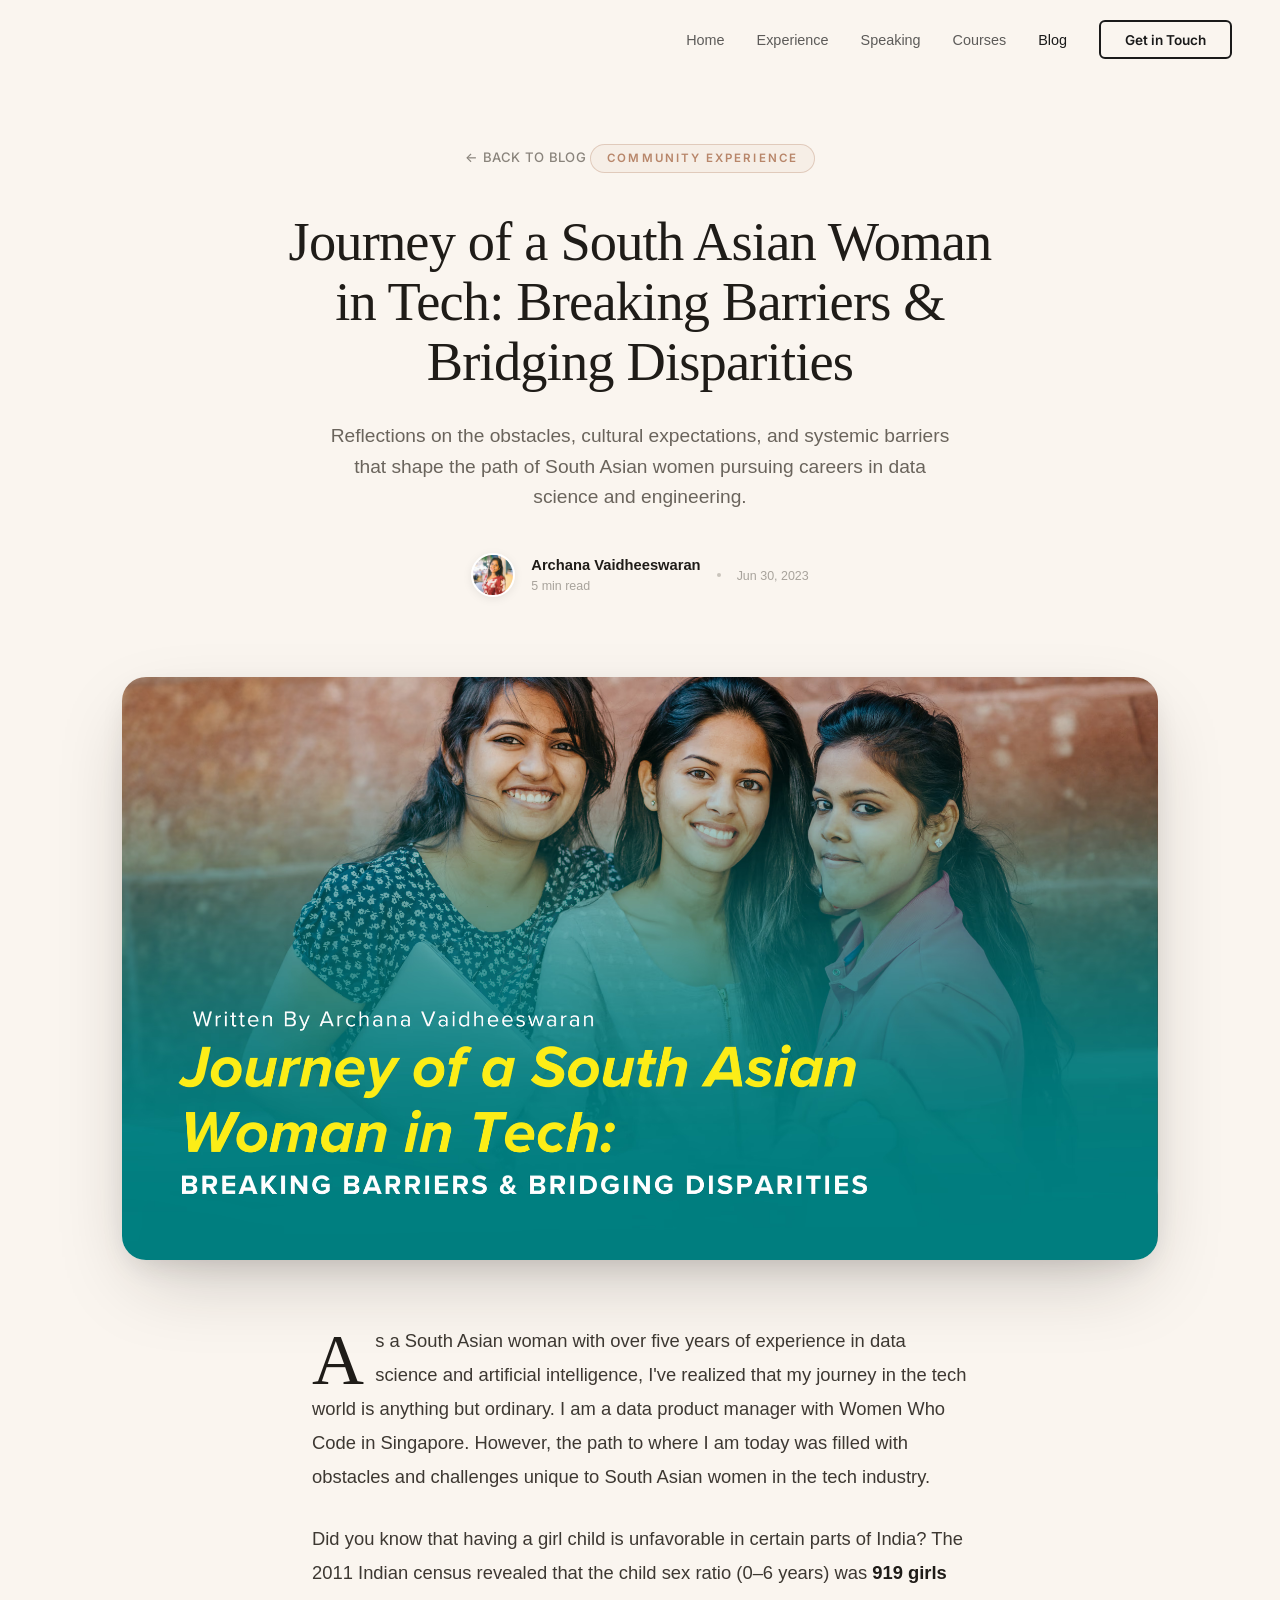
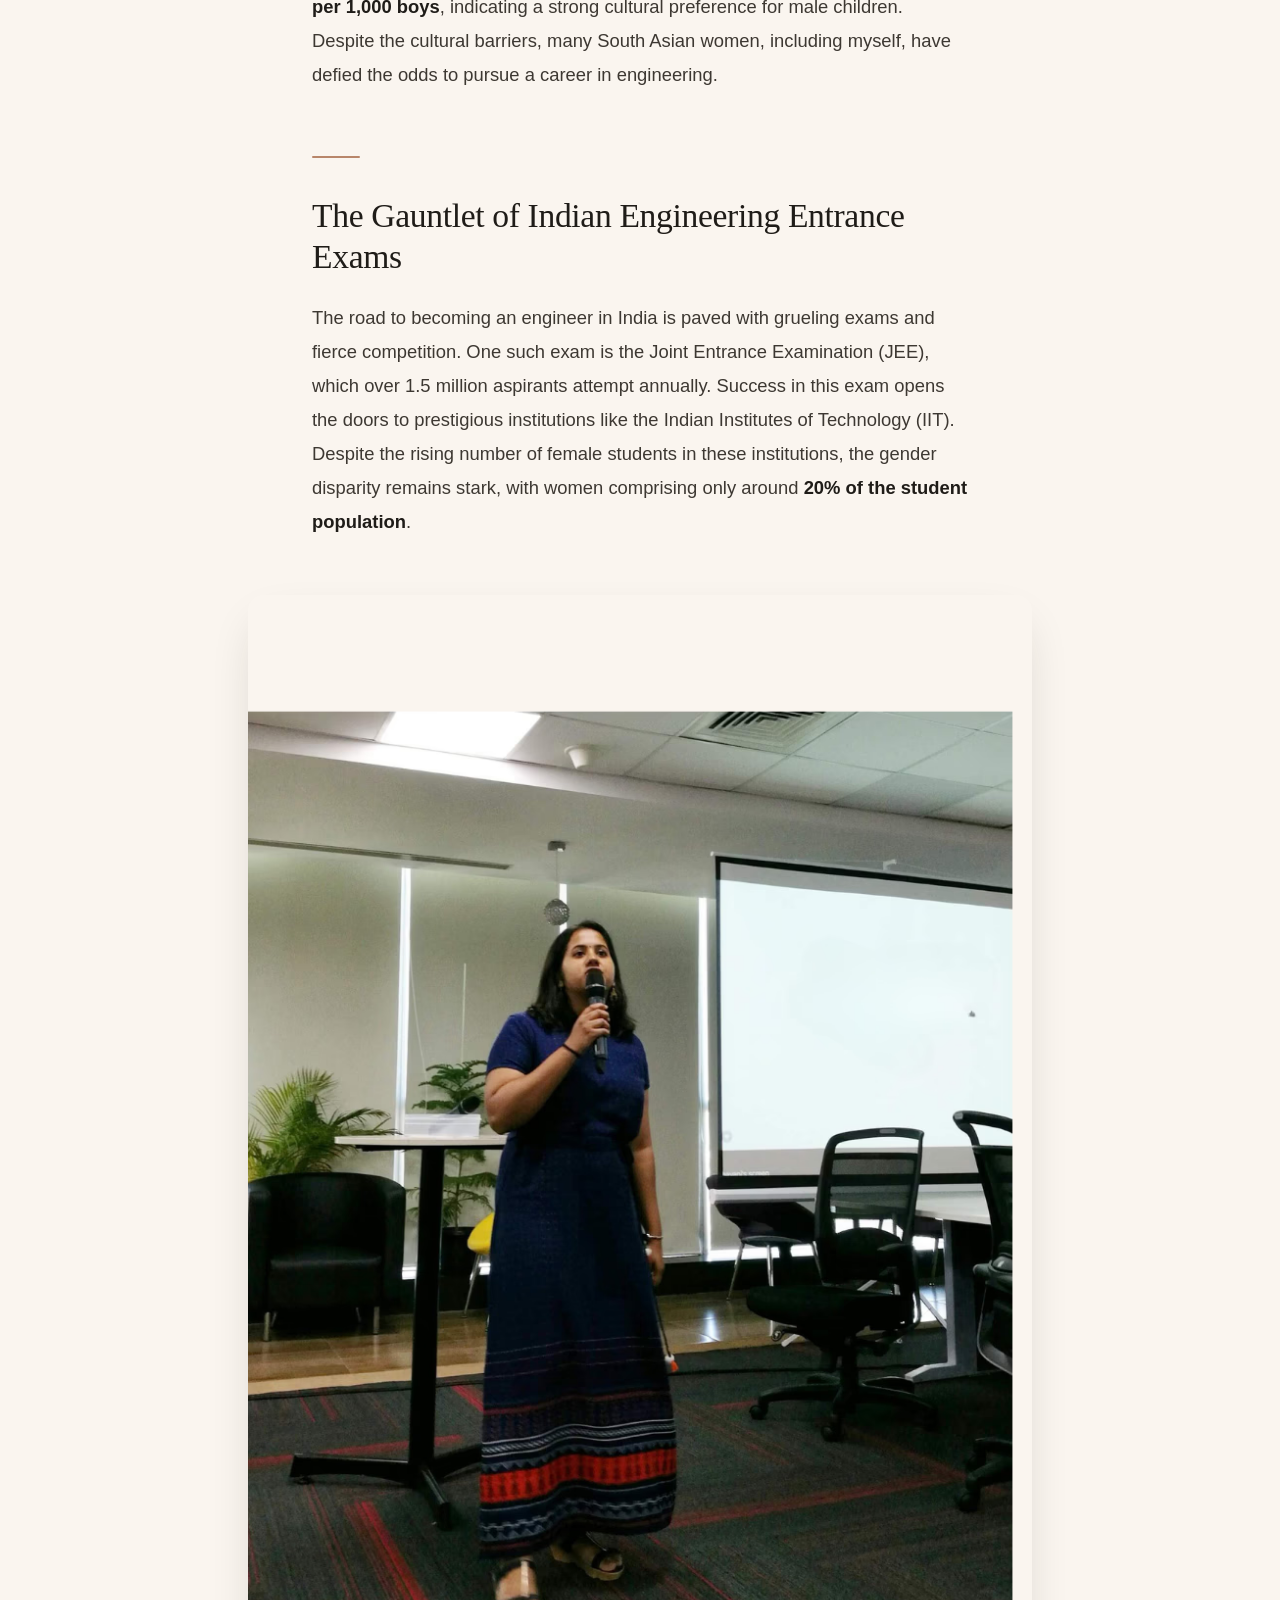
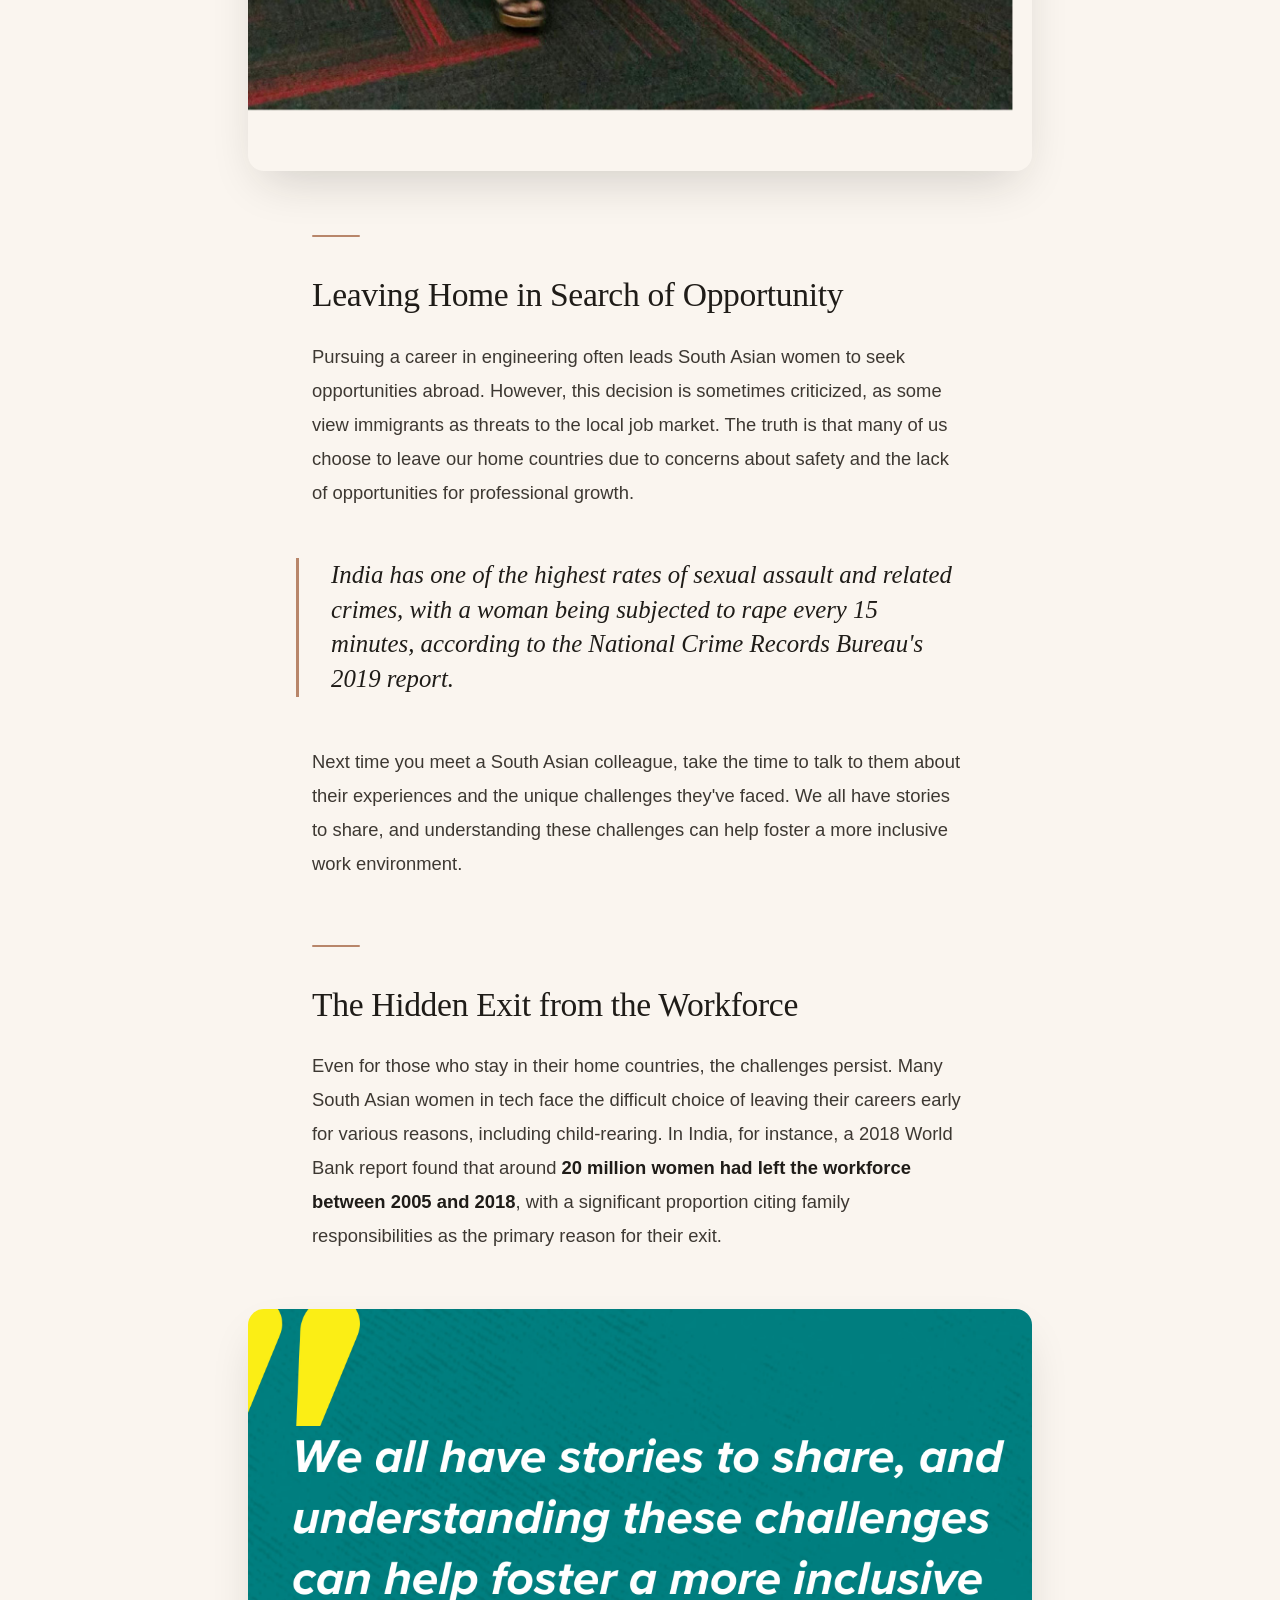
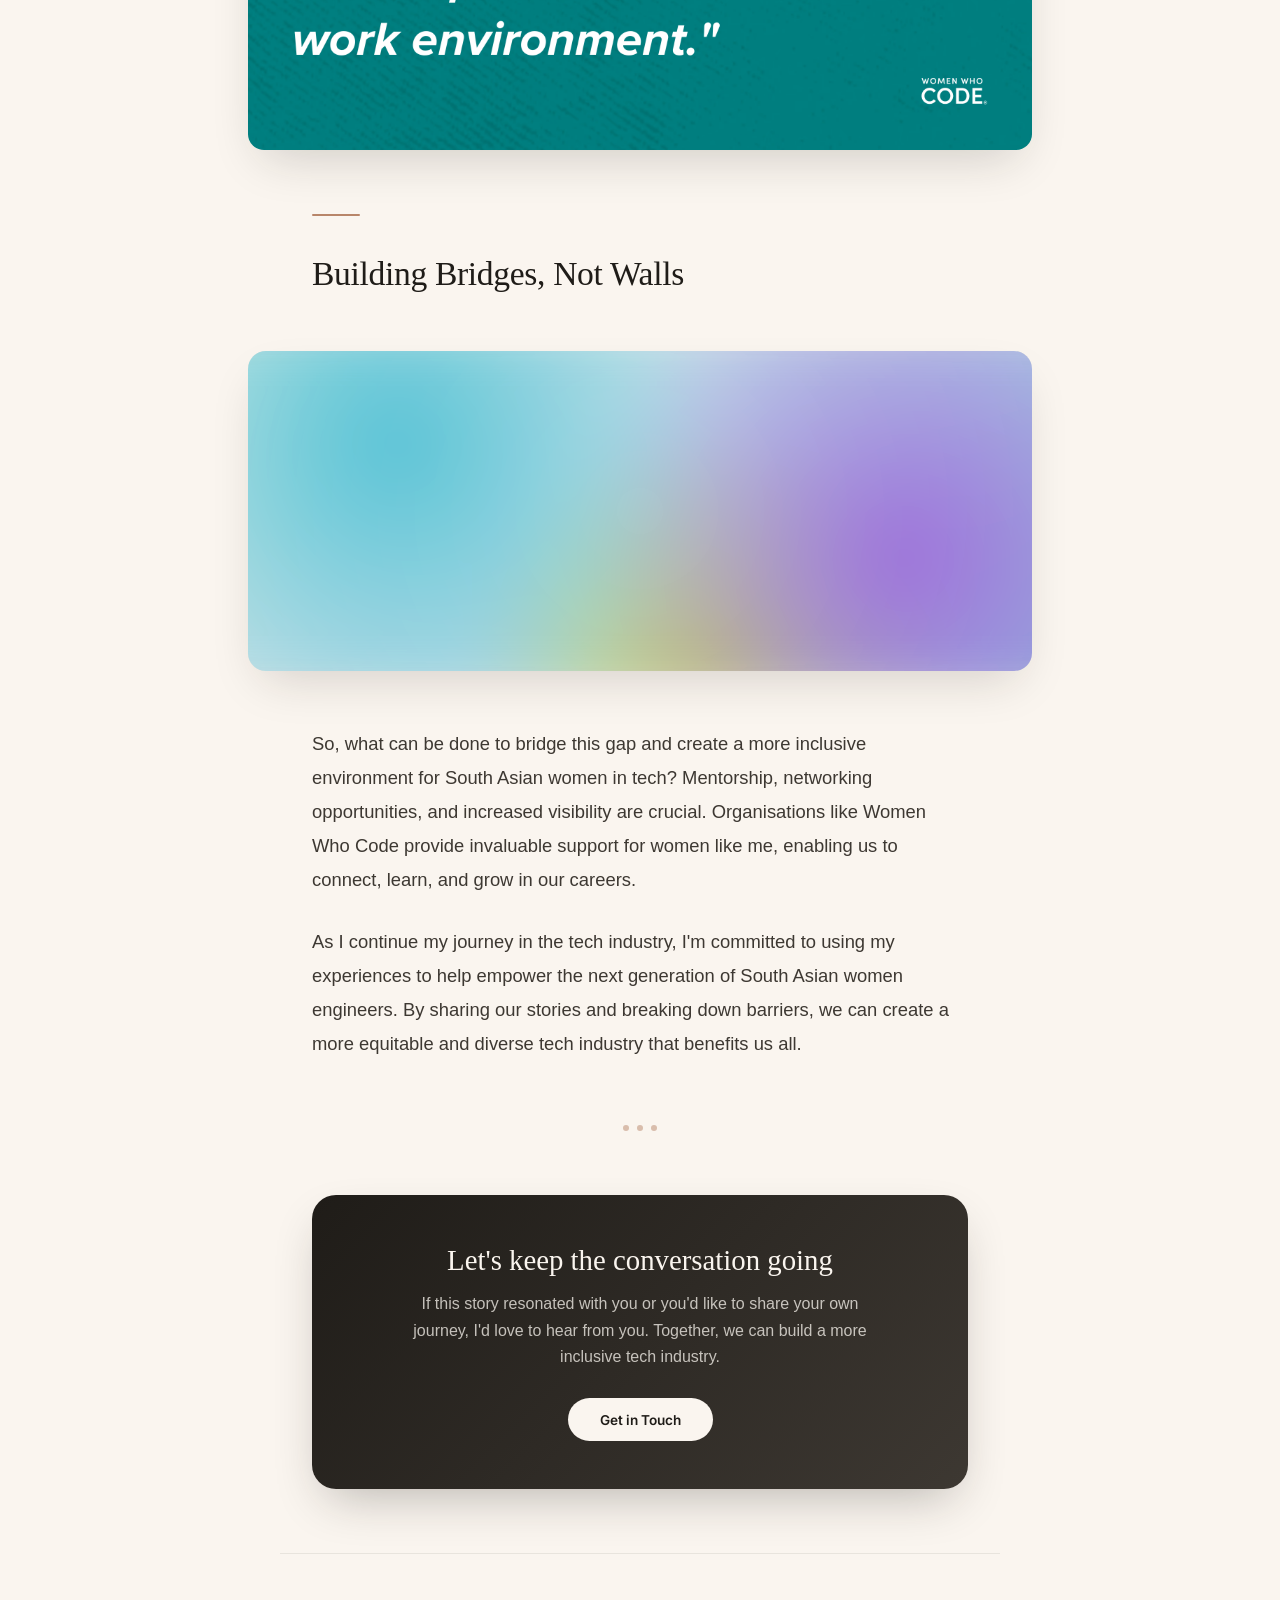
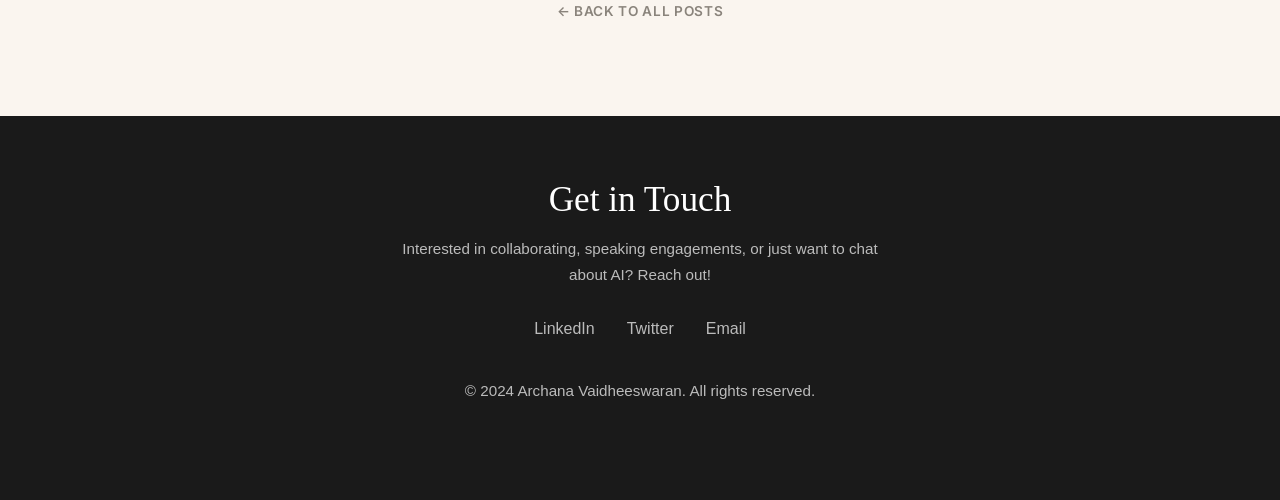
<file: blog/south-asian-woman-in-tech/index.html>
<!DOCTYPE html>
<html lang="en">
<head>
  <meta charset="UTF-8" />
  <meta name="viewport" content="width=device-width, initial-scale=1.0" />
  <title>Journey of a South Asian Woman in Tech — Archana Vaidheeswaran</title>
  <link rel="preconnect" href="https://fonts.googleapis.com" />
  <link rel="preconnect" href="https://fonts.gstatic.com" crossorigin />
  <link rel="preconnect" href="https://api.fontshare.com" crossorigin />
  <link href="https://fonts.googleapis.com/css2?family=Inter:wght@300;400;500;600;700&display=swap" rel="stylesheet" />
  <link href="https://api.fontshare.com/v2/css?f[]=satoshi@400,500,700&f[]=recoleta@400,500&display=swap" rel="stylesheet" />
  <link rel="stylesheet" href="../../styles.css" />
</head>
<body>

  <!-- ========== NAVBAR ========== -->
  <nav class="navbar">
    <div class="nav-links">
      <a href="../../index.html#home">Home</a>
      <a href="../../index.html#experience">Experience</a>
      <a href="../../speaking/">Speaking</a>
      <a href="../../courses/">Courses</a>
      <a href="../" class="active">Blog</a>
    </div>
    <a href="../../index.html#contact" class="nav-cta">Get in Touch</a>
  </nav>

  <!-- ========== BLOG POST ========== -->
  <article class="blog-post">

    <!-- Hero / Header -->
    <header class="post-hero">
      <a href="../" class="post-back">&larr; Back to Blog</a>
      <span class="post-eyebrow">Community Experience</span>
      <h1 class="post-title">Journey of a South Asian Woman in Tech: Breaking Barriers &amp; Bridging Disparities</h1>
      <p class="post-subtitle">Reflections on the obstacles, cultural expectations, and systemic barriers that shape the path of South Asian women pursuing careers in data science and engineering.</p>

      <div class="post-byline">
        <div class="post-byline-avatar" style="background-image: url('../../images/profile.avif');"></div>
        <div class="post-byline-meta">
          <strong>Archana Vaidheeswaran</strong>
          <span>5 min read</span>
        </div>
        <div class="post-byline-sep"></div>
        <div class="post-byline-meta">
          <span>Jun 30, 2023</span>
        </div>
      </div>
    </header>

    <!-- Featured image -->
    <div class="post-featured">
      <img src="../../images/blog/southasian/1.avif" alt="South Asian woman in tech" />
    </div>

    <!-- Body -->
    <div class="post-body">
      <p>As a South Asian woman with over five years of experience in data science and artificial intelligence, I've realized that my journey in the tech world is anything but ordinary. I am a data product manager with Women Who Code in Singapore. However, the path to where I am today was filled with obstacles and challenges unique to South Asian women in the tech industry.</p>

      <p>Did you know that having a girl child is unfavorable in certain parts of India? The 2011 Indian census revealed that the child sex ratio (0&ndash;6 years) was <strong>919 girls per 1,000 boys</strong>, indicating a strong cultural preference for male children. Despite the cultural barriers, many South Asian women, including myself, have defied the odds to pursue a career in engineering.</p>

      <h2>The Gauntlet of Indian Engineering Entrance Exams</h2>
      <p>The road to becoming an engineer in India is paved with grueling exams and fierce competition. One such exam is the Joint Entrance Examination (JEE), which over 1.5 million aspirants attempt annually. Success in this exam opens the doors to prestigious institutions like the Indian Institutes of Technology (IIT). Despite the rising number of female students in these institutions, the gender disparity remains stark, with women comprising only around <strong>20% of the student population</strong>.</p>

      <figure class="post-figure">
        <img src="../../images/blog/southasian/2.avif" alt="South Asian women in STEM" />
      </figure>

      <h2>Leaving Home in Search of Opportunity</h2>
      <p>Pursuing a career in engineering often leads South Asian women to seek opportunities abroad. However, this decision is sometimes criticized, as some view immigrants as threats to the local job market. The truth is that many of us choose to leave our home countries due to concerns about safety and the lack of opportunities for professional growth.</p>

      <blockquote>India has one of the highest rates of sexual assault and related crimes, with a woman being subjected to rape every 15 minutes, according to the National Crime Records Bureau's 2019 report.</blockquote>

      <p>Next time you meet a South Asian colleague, take the time to talk to them about their experiences and the unique challenges they've faced. We all have stories to share, and understanding these challenges can help foster a more inclusive work environment.</p>

      <h2>The Hidden Exit from the Workforce</h2>
      <p>Even for those who stay in their home countries, the challenges persist. Many South Asian women in tech face the difficult choice of leaving their careers early for various reasons, including child-rearing. In India, for instance, a 2018 World Bank report found that around <strong>20 million women had left the workforce between 2005 and 2018</strong>, with a significant proportion citing family responsibilities as the primary reason for their exit.</p>

      <figure class="post-figure">
        <img src="../../images/blog/southasian/3.avif" alt="Women collaborating in tech" />
      </figure>

      <h2>Building Bridges, Not Walls</h2>
      <div class="post-abstract post-abstract--ocean" aria-label="Abstract ocean gradient illustration"></div>
      <p>So, what can be done to bridge this gap and create a more inclusive environment for South Asian women in tech? Mentorship, networking opportunities, and increased visibility are crucial. Organisations like Women Who Code provide invaluable support for women like me, enabling us to connect, learn, and grow in our careers.</p>

      <p>As I continue my journey in the tech industry, I'm committed to using my experiences to help empower the next generation of South Asian women engineers. By sharing our stories and breaking down barriers, we can create a more equitable and diverse tech industry that benefits us all.</p>

      <div class="post-divider">
        <span></span><span></span><span></span>
      </div>
    </div>

    <!-- CTA -->
    <div class="post-cta">
      <div class="post-cta-inner">
        <h3>Let's keep the conversation going</h3>
        <p>If this story resonated with you or you'd like to share your own journey, I'd love to hear from you. Together, we can build a more inclusive tech industry.</p>
        <a href="../../index.html#contact" class="btn-dark">Get in Touch</a>
      </div>
    </div>

    <!-- Footer nav -->
    <div class="post-footer">
      <a href="../" class="post-footer-back">&larr; Back to all posts</a>
    </div>

  </article>

  <!-- ========== FOOTER ========== -->
  <footer id="contact" class="footer">
    <div class="footer-inner">
      <h2>Get in Touch</h2>
      <p>Interested in collaborating, speaking engagements, or just want to chat about AI? Reach out!</p>
      <div class="footer-links">
        <a href="#">LinkedIn</a>
        <a href="#">Twitter</a>
        <a href="#">Email</a>
      </div>
      <p class="footer-copy">&copy; 2024 Archana Vaidheeswaran. All rights reserved.</p>
    </div>
  </footer>

</body>
</html>
</file>
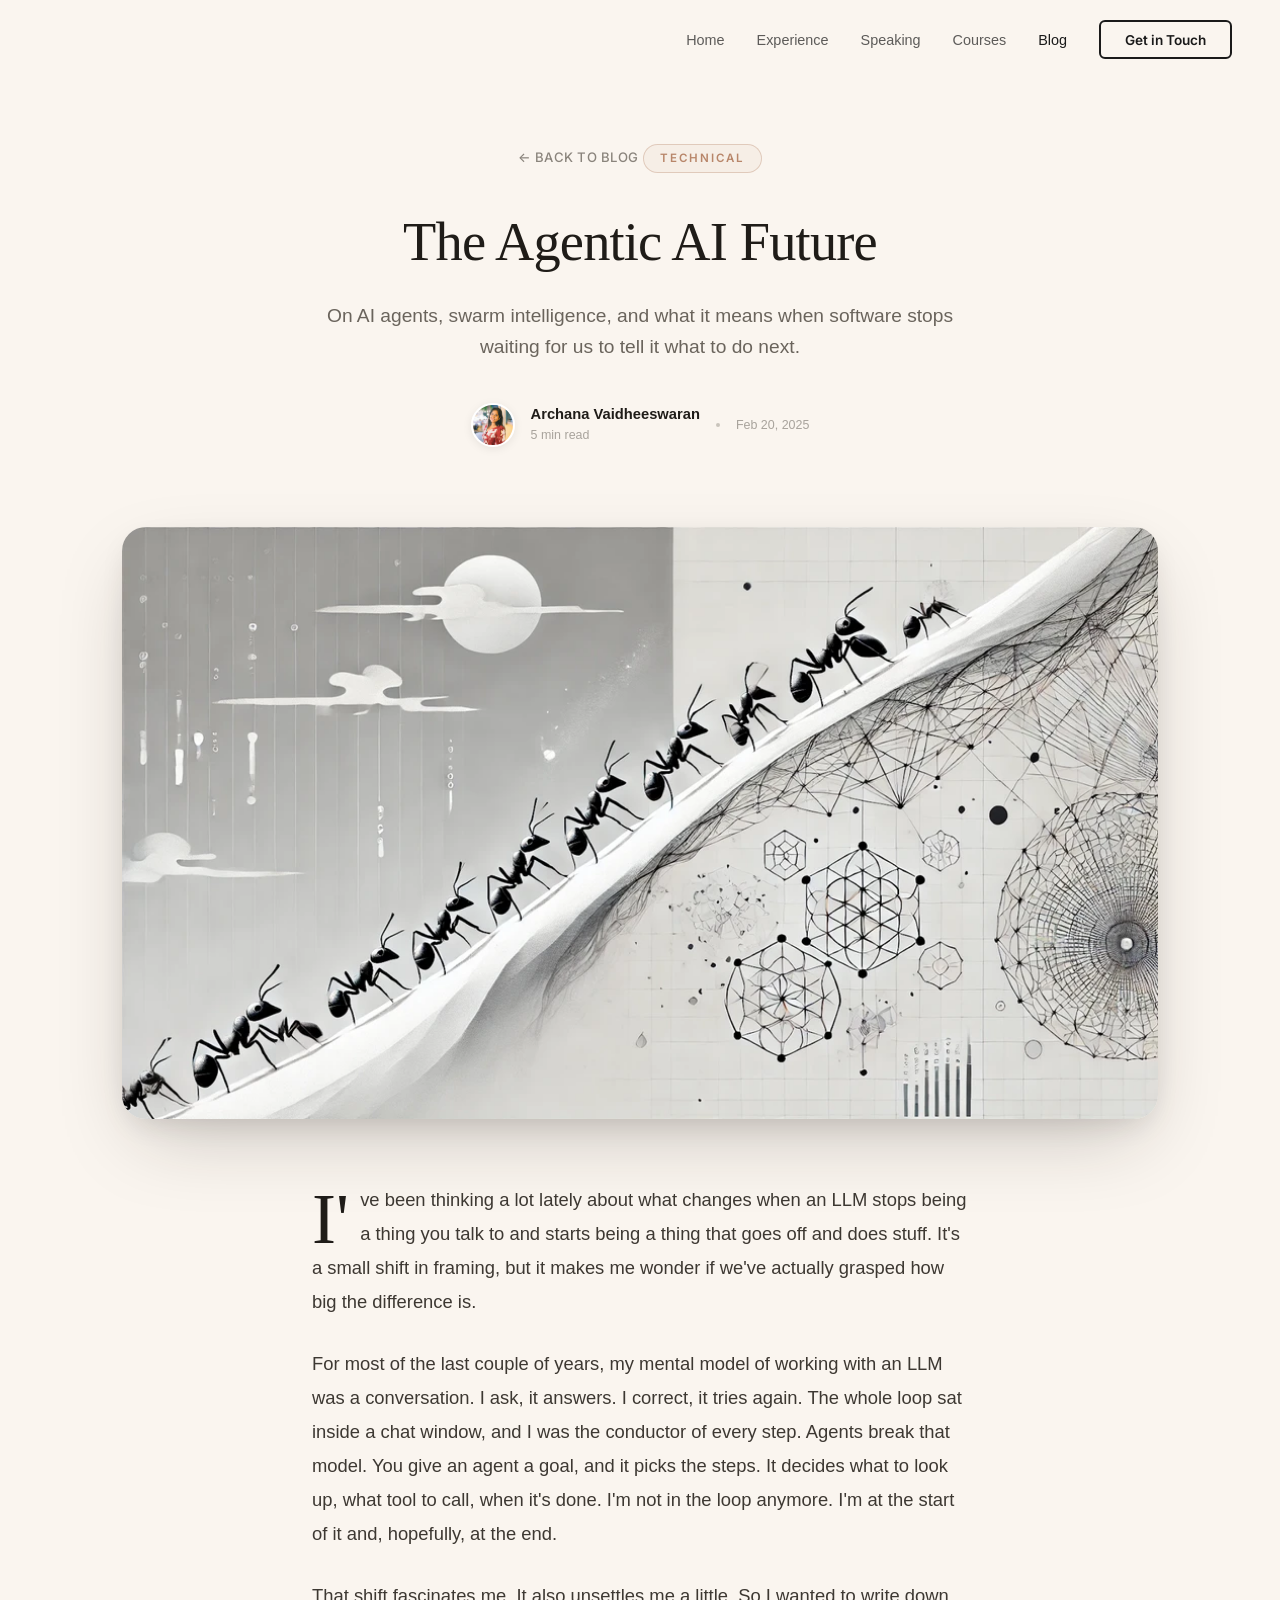
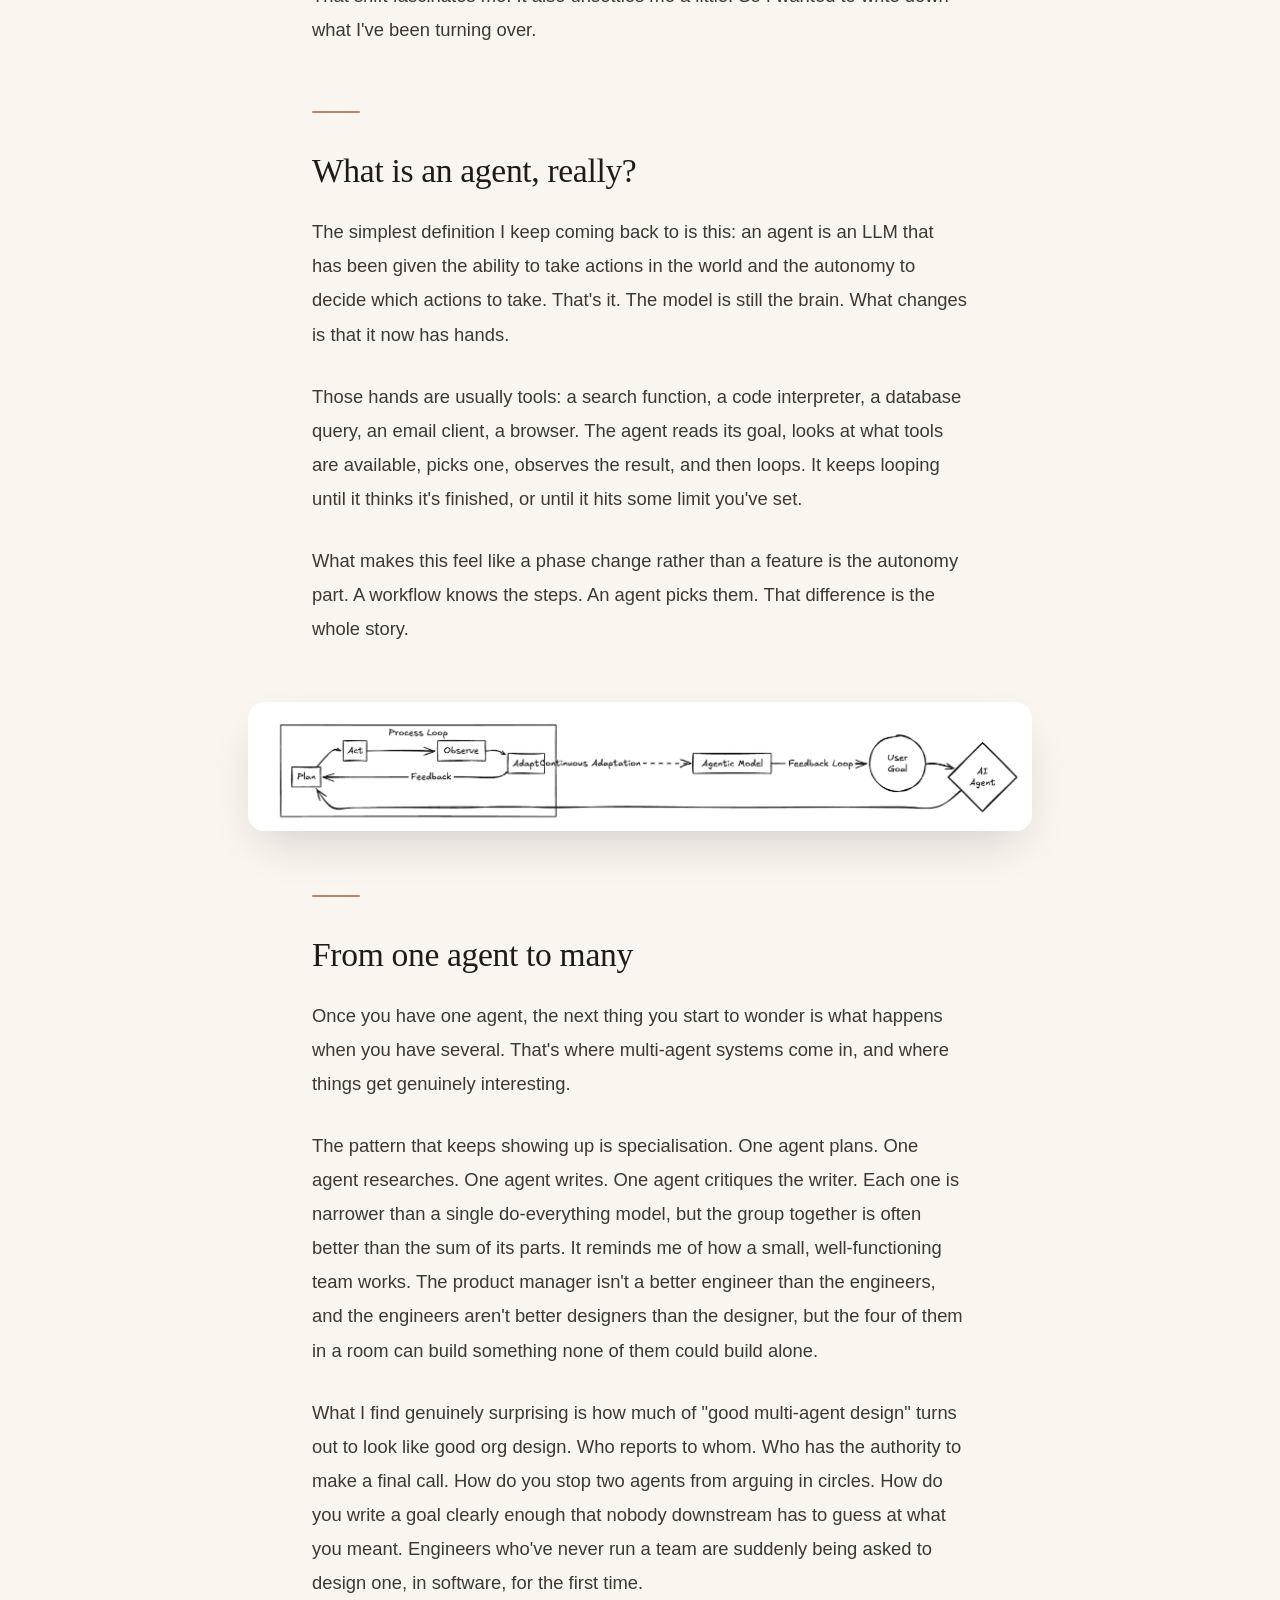
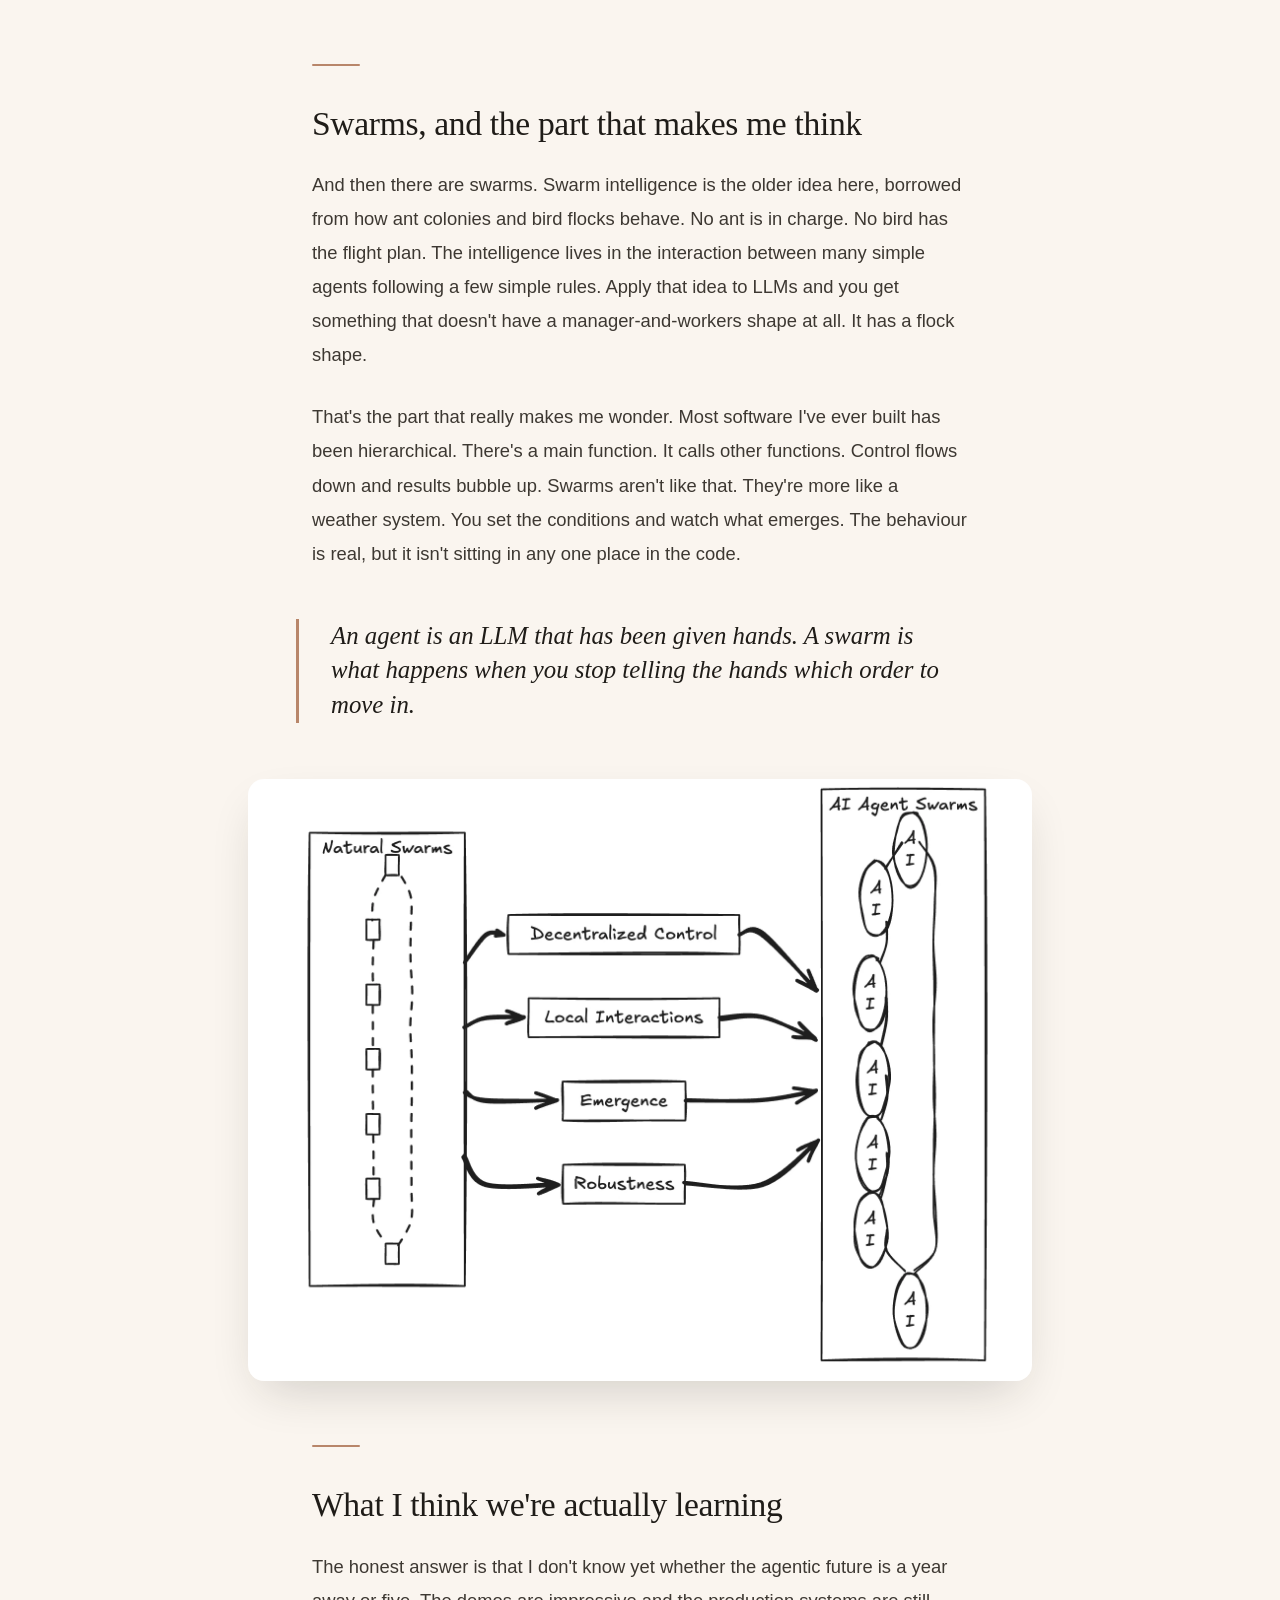
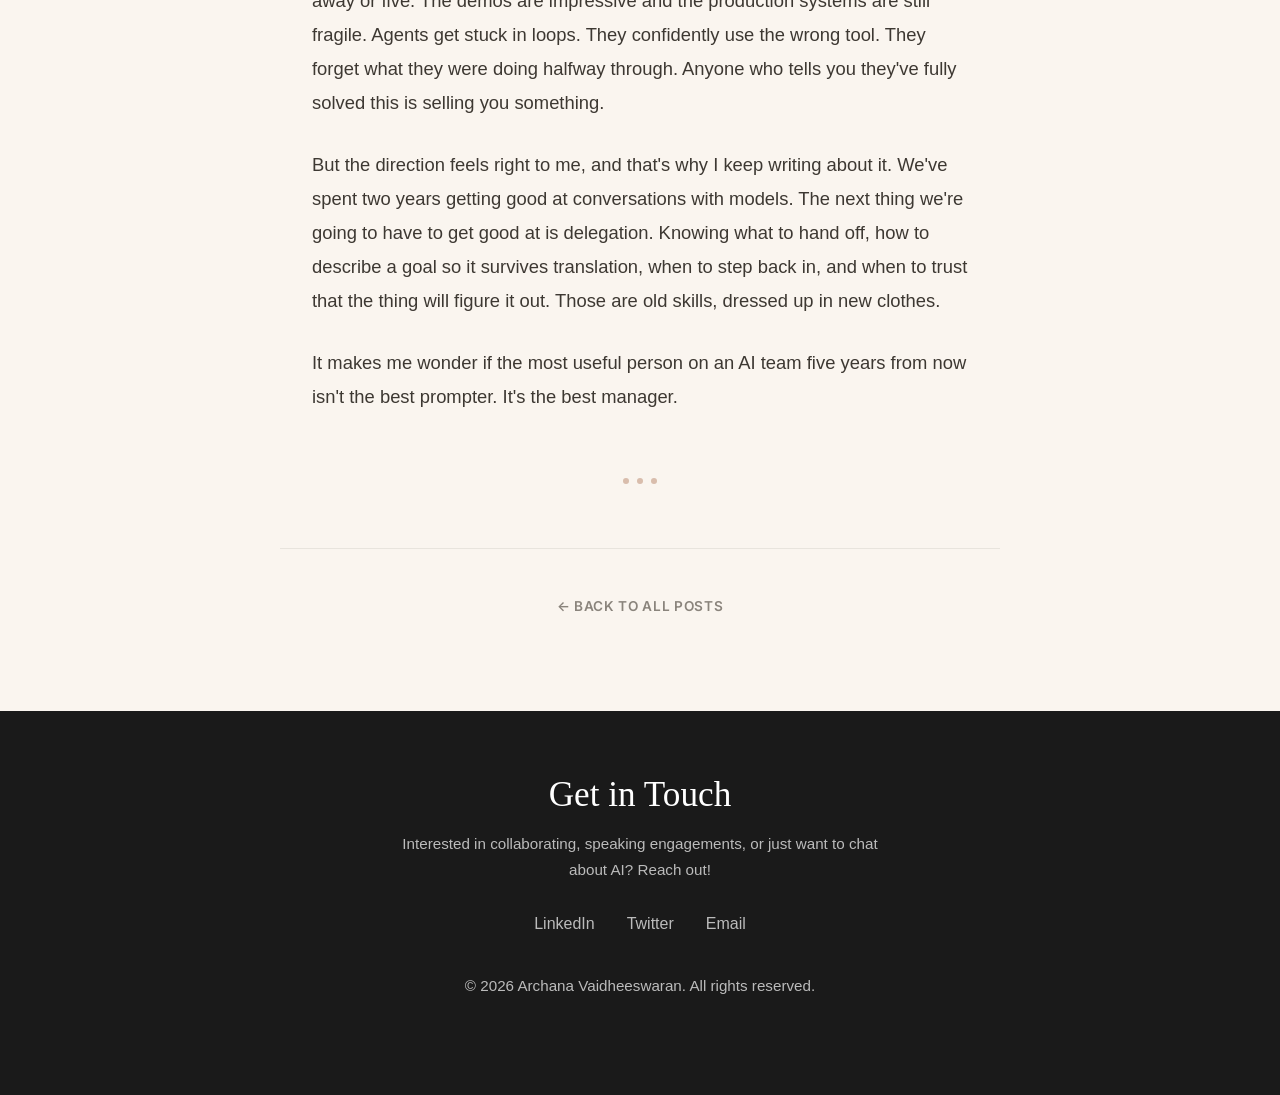
<file: blog/the-agentic-ai-future/index.html>
<!DOCTYPE html>
<html lang="en">
<head>
  <meta charset="UTF-8" />
  <meta name="viewport" content="width=device-width, initial-scale=1.0" />
  <title>The Agentic AI Future | Archana Vaidheeswaran</title>
  <link rel="preconnect" href="https://fonts.googleapis.com" />
  <link rel="preconnect" href="https://fonts.gstatic.com" crossorigin />
  <link rel="preconnect" href="https://api.fontshare.com" crossorigin />
  <link href="https://fonts.googleapis.com/css2?family=Inter:wght@300;400;500;600;700&display=swap" rel="stylesheet" />
  <link href="https://api.fontshare.com/v2/css?f[]=satoshi@400,500,700&f[]=recoleta@400,500&display=swap" rel="stylesheet" />
  <link rel="stylesheet" href="../../styles.css" />
</head>
<body>

  <!-- ========== NAVBAR ========== -->
  <nav class="navbar">
    <div class="nav-links">
      <a href="../../index.html#home">Home</a>
      <a href="../../index.html#experience">Experience</a>
      <a href="../../speaking/">Speaking</a>
      <a href="../../courses/">Courses</a>
      <a href="../" class="active">Blog</a>
    </div>
    <a href="../../index.html#contact" class="nav-cta">Get in Touch</a>
  </nav>

  <!-- ========== BLOG POST ========== -->
  <article class="blog-post">

    <!-- Hero / Header -->
    <header class="post-hero">
      <a href="../" class="post-back">&larr; Back to Blog</a>
      <span class="post-eyebrow">Technical</span>
      <h1 class="post-title">The Agentic AI Future</h1>
      <p class="post-subtitle">On AI agents, swarm intelligence, and what it means when software stops waiting for us to tell it what to do next.</p>

      <div class="post-byline">
        <div class="post-byline-avatar" style="background-image: url('../../images/profile.avif');"></div>
        <div class="post-byline-meta">
          <strong>Archana Vaidheeswaran</strong>
          <span>5 min read</span>
        </div>
        <div class="post-byline-sep"></div>
        <div class="post-byline-meta">
          <span>Feb 20, 2025</span>
        </div>
      </div>
    </header>

    <!-- Featured image -->
    <div class="post-featured">
      <img src="../../images/blog/swarm/understanding-ai-agents1.webp" alt="Illustration of an AI agent making a decision" />
    </div>

    <!-- Body -->
    <div class="post-body">
      <p>I've been thinking a lot lately about what changes when an LLM stops being a thing you talk to and starts being a thing that goes off and does stuff. It's a small shift in framing, but it makes me wonder if we've actually grasped how big the difference is.</p>

      <p>For most of the last couple of years, my mental model of working with an LLM was a conversation. I ask, it answers. I correct, it tries again. The whole loop sat inside a chat window, and I was the conductor of every step. Agents break that model. You give an agent a goal, and it picks the steps. It decides what to look up, what tool to call, when it's done. I'm not in the loop anymore. I'm at the start of it and, hopefully, at the end.</p>

      <p>That shift fascinates me. It also unsettles me a little. So I wanted to write down what I've been turning over.</p>

      <h2>What is an agent, really?</h2>

      <p>The simplest definition I keep coming back to is this: an agent is an LLM that has been given the ability to take actions in the world and the autonomy to decide which actions to take. That's it. The model is still the brain. What changes is that it now has hands.</p>

      <p>Those hands are usually tools: a search function, a code interpreter, a database query, an email client, a browser. The agent reads its goal, looks at what tools are available, picks one, observes the result, and then loops. It keeps looping until it thinks it's finished, or until it hits some limit you've set.</p>

      <p>What makes this feel like a phase change rather than a feature is the autonomy part. A workflow knows the steps. An agent picks them. That difference is the whole story.</p>

      <figure class="post-figure">
        <img src="../../images/blog/swarm/understanding-ai-agents2.webp" alt="A network of AI agents collaborating" />
      </figure>

      <h2>From one agent to many</h2>

      <p>Once you have one agent, the next thing you start to wonder is what happens when you have several. That's where multi-agent systems come in, and where things get genuinely interesting.</p>

      <p>The pattern that keeps showing up is specialisation. One agent plans. One agent researches. One agent writes. One agent critiques the writer. Each one is narrower than a single do-everything model, but the group together is often better than the sum of its parts. It reminds me of how a small, well-functioning team works. The product manager isn't a better engineer than the engineers, and the engineers aren't better designers than the designer, but the four of them in a room can build something none of them could build alone.</p>

      <p>What I find genuinely surprising is how much of "good multi-agent design" turns out to look like good org design. Who reports to whom. Who has the authority to make a final call. How do you stop two agents from arguing in circles. How do you write a goal clearly enough that nobody downstream has to guess at what you meant. Engineers who've never run a team are suddenly being asked to design one, in software, for the first time.</p>

      <h2>Swarms, and the part that makes me think</h2>

      <p>And then there are swarms. Swarm intelligence is the older idea here, borrowed from how ant colonies and bird flocks behave. No ant is in charge. No bird has the flight plan. The intelligence lives in the interaction between many simple agents following a few simple rules. Apply that idea to LLMs and you get something that doesn't have a manager-and-workers shape at all. It has a flock shape.</p>

      <p>That's the part that really makes me wonder. Most software I've ever built has been hierarchical. There's a main function. It calls other functions. Control flows down and results bubble up. Swarms aren't like that. They're more like a weather system. You set the conditions and watch what emerges. The behaviour is real, but it isn't sitting in any one place in the code.</p>

      <blockquote>An agent is an LLM that has been given hands. A swarm is what happens when you stop telling the hands which order to move in.</blockquote>

      <figure class="post-figure">
        <img src="../../images/blog/swarm/understanding-ai-agents3.webp" alt="Emergent swarm behaviour from many small agents" />
      </figure>

      <h2>What I think we're actually learning</h2>

      <p>The honest answer is that I don't know yet whether the agentic future is a year away or five. The demos are impressive and the production systems are still fragile. Agents get stuck in loops. They confidently use the wrong tool. They forget what they were doing halfway through. Anyone who tells you they've fully solved this is selling you something.</p>

      <p>But the direction feels right to me, and that's why I keep writing about it. We've spent two years getting good at conversations with models. The next thing we're going to have to get good at is delegation. Knowing what to hand off, how to describe a goal so it survives translation, when to step back in, and when to trust that the thing will figure it out. Those are old skills, dressed up in new clothes.</p>

      <p>It makes me wonder if the most useful person on an AI team five years from now isn't the best prompter. It's the best manager.</p>

      <div class="post-divider">
        <span></span><span></span><span></span>
      </div>
    </div>

    <!-- Footer nav -->
    <div class="post-footer">
      <a href="../" class="post-footer-back">&larr; Back to all posts</a>
    </div>

  </article>

  <!-- ========== FOOTER ========== -->
  <footer id="contact" class="footer">
    <div class="footer-inner">
      <h2>Get in Touch</h2>
      <p>Interested in collaborating, speaking engagements, or just want to chat about AI? Reach out!</p>
      <div class="footer-links">
        <a href="#">LinkedIn</a>
        <a href="#">Twitter</a>
        <a href="#">Email</a>
      </div>
      <p class="footer-copy">&copy; 2026 Archana Vaidheeswaran. All rights reserved.</p>
    </div>
  </footer>

</body>
</html>
</file>
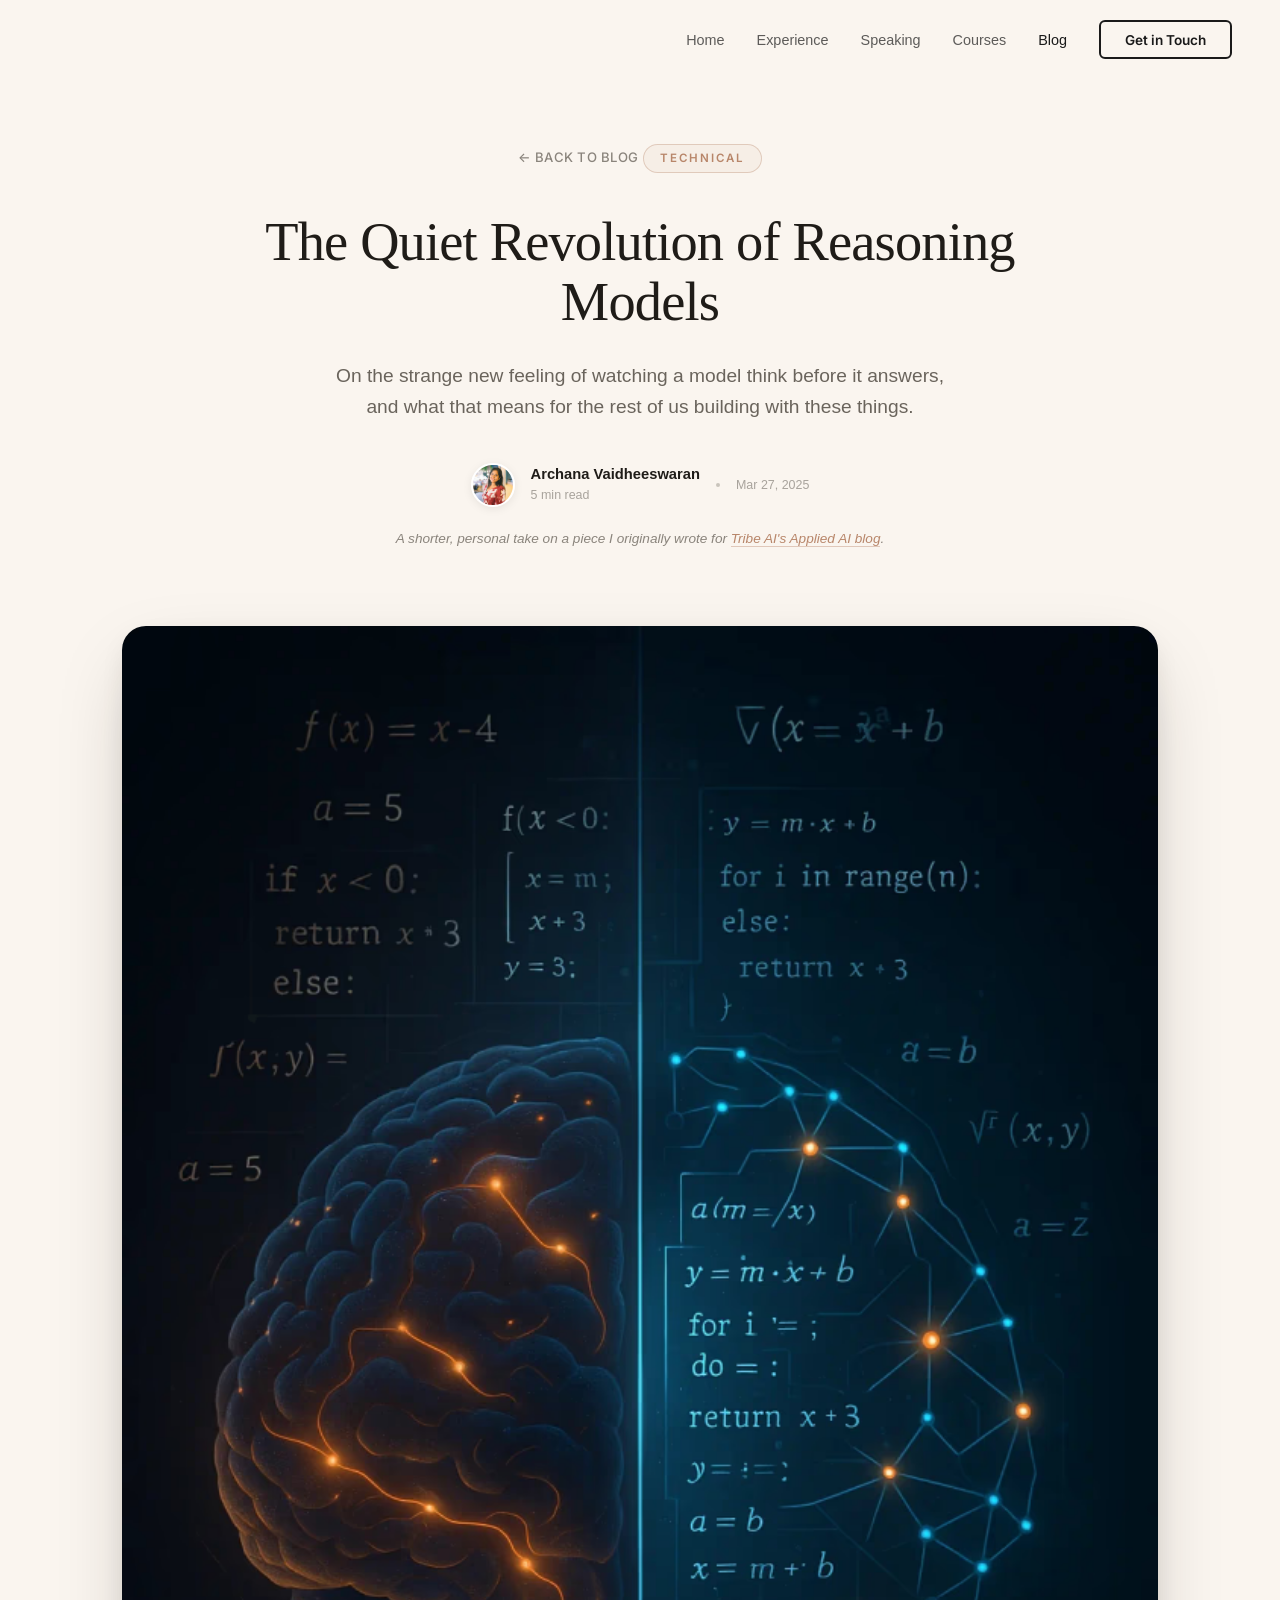
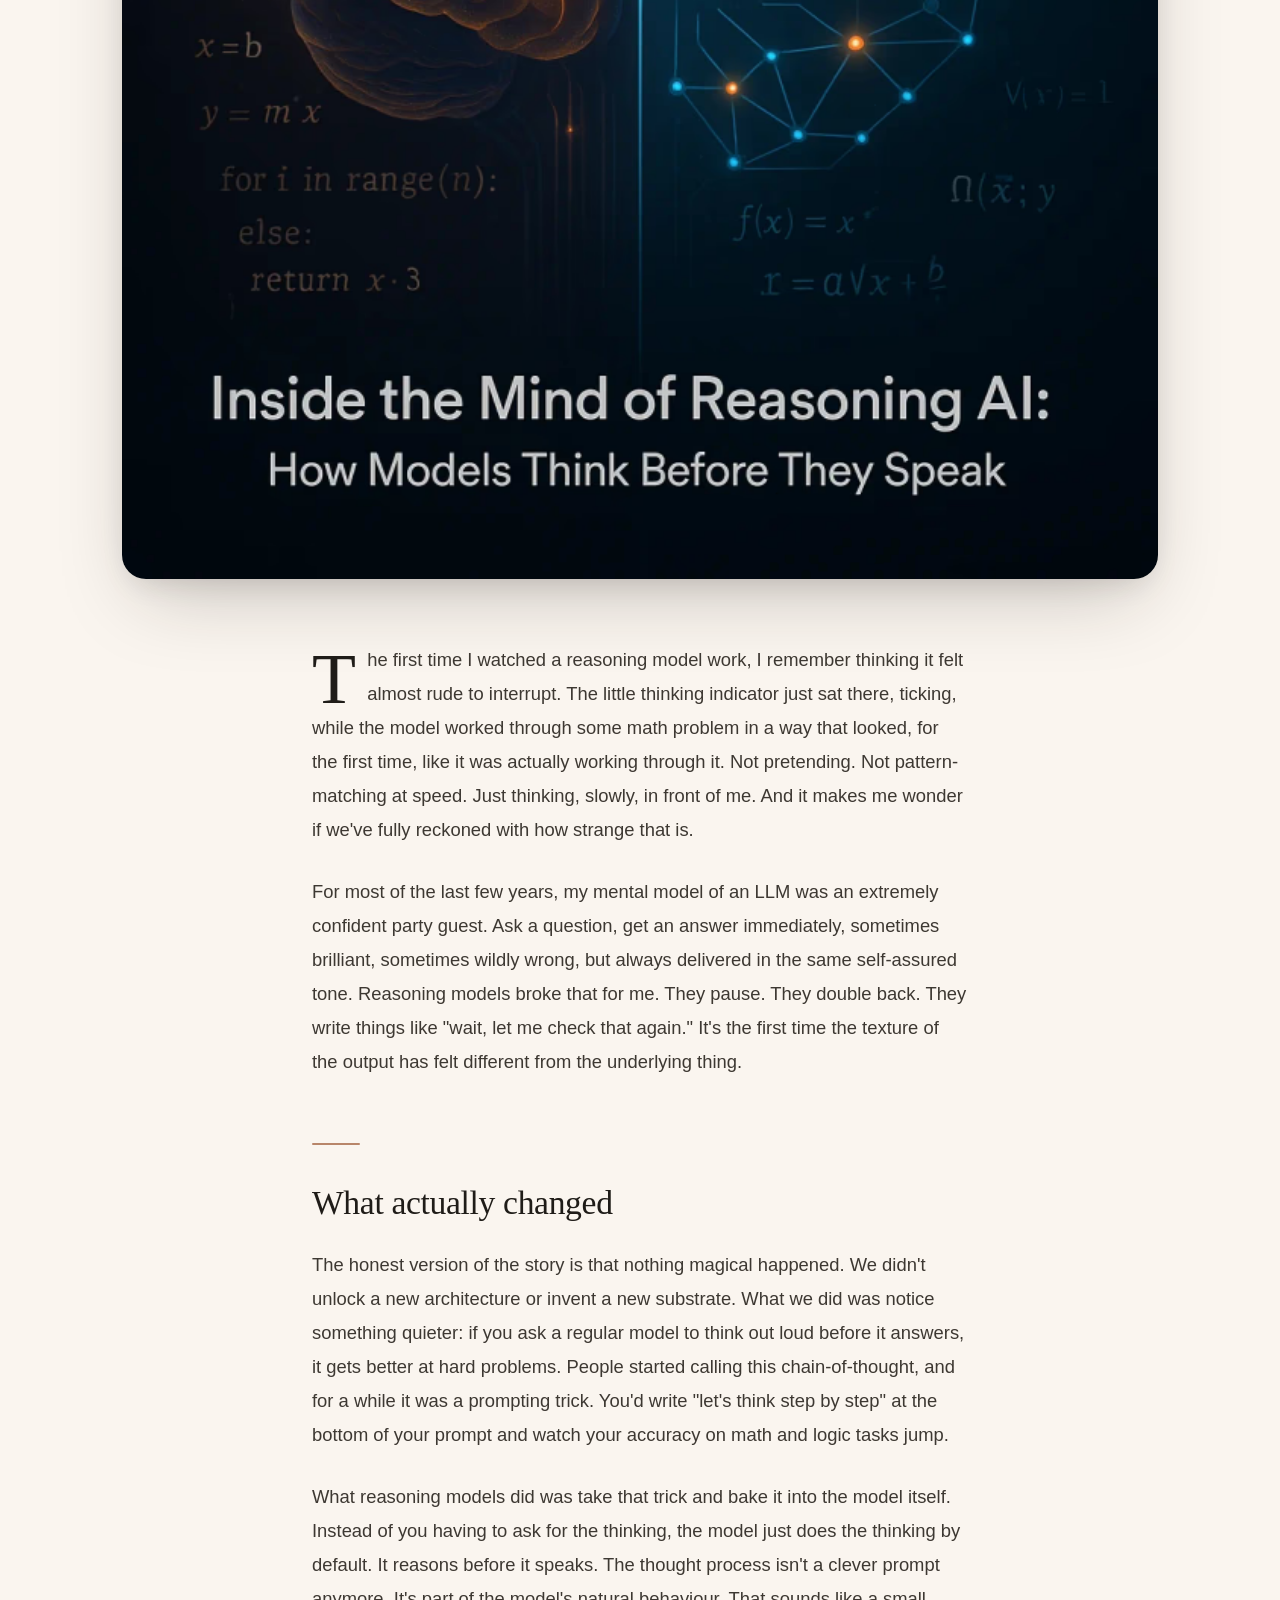
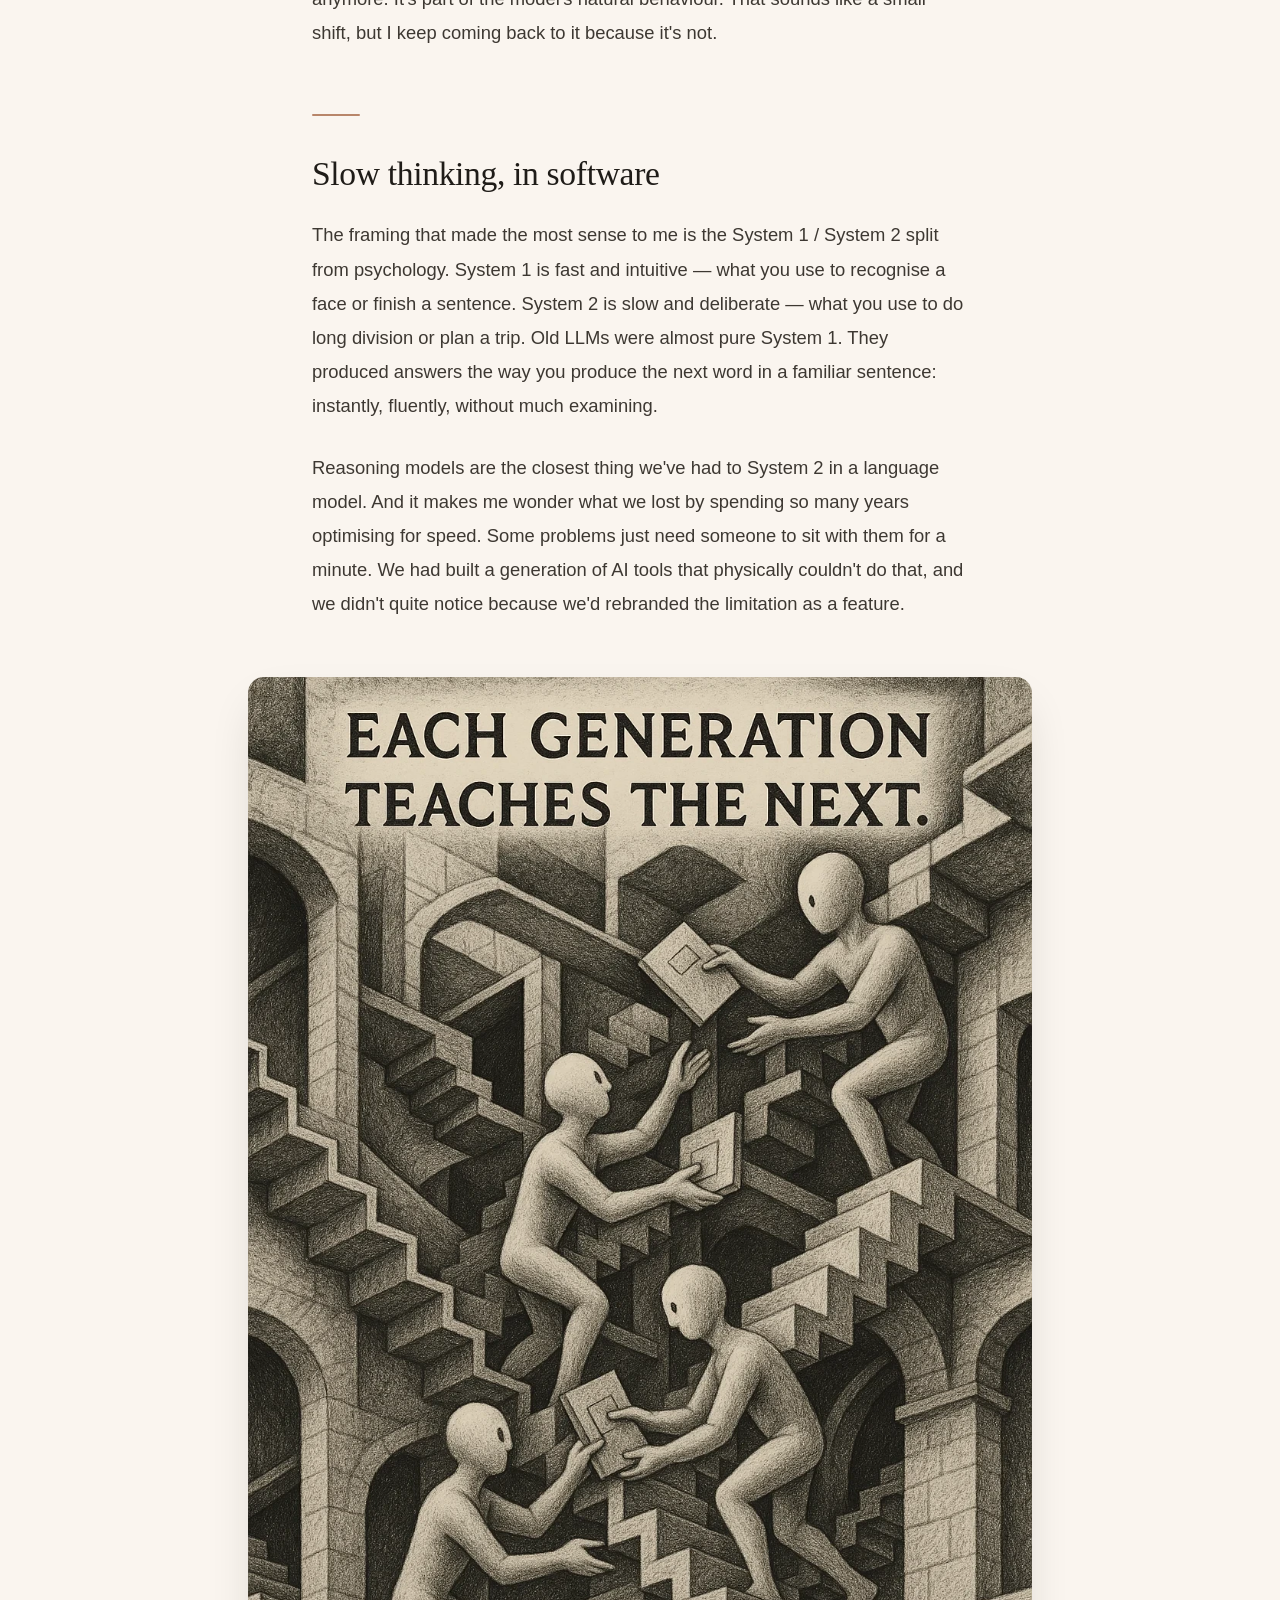
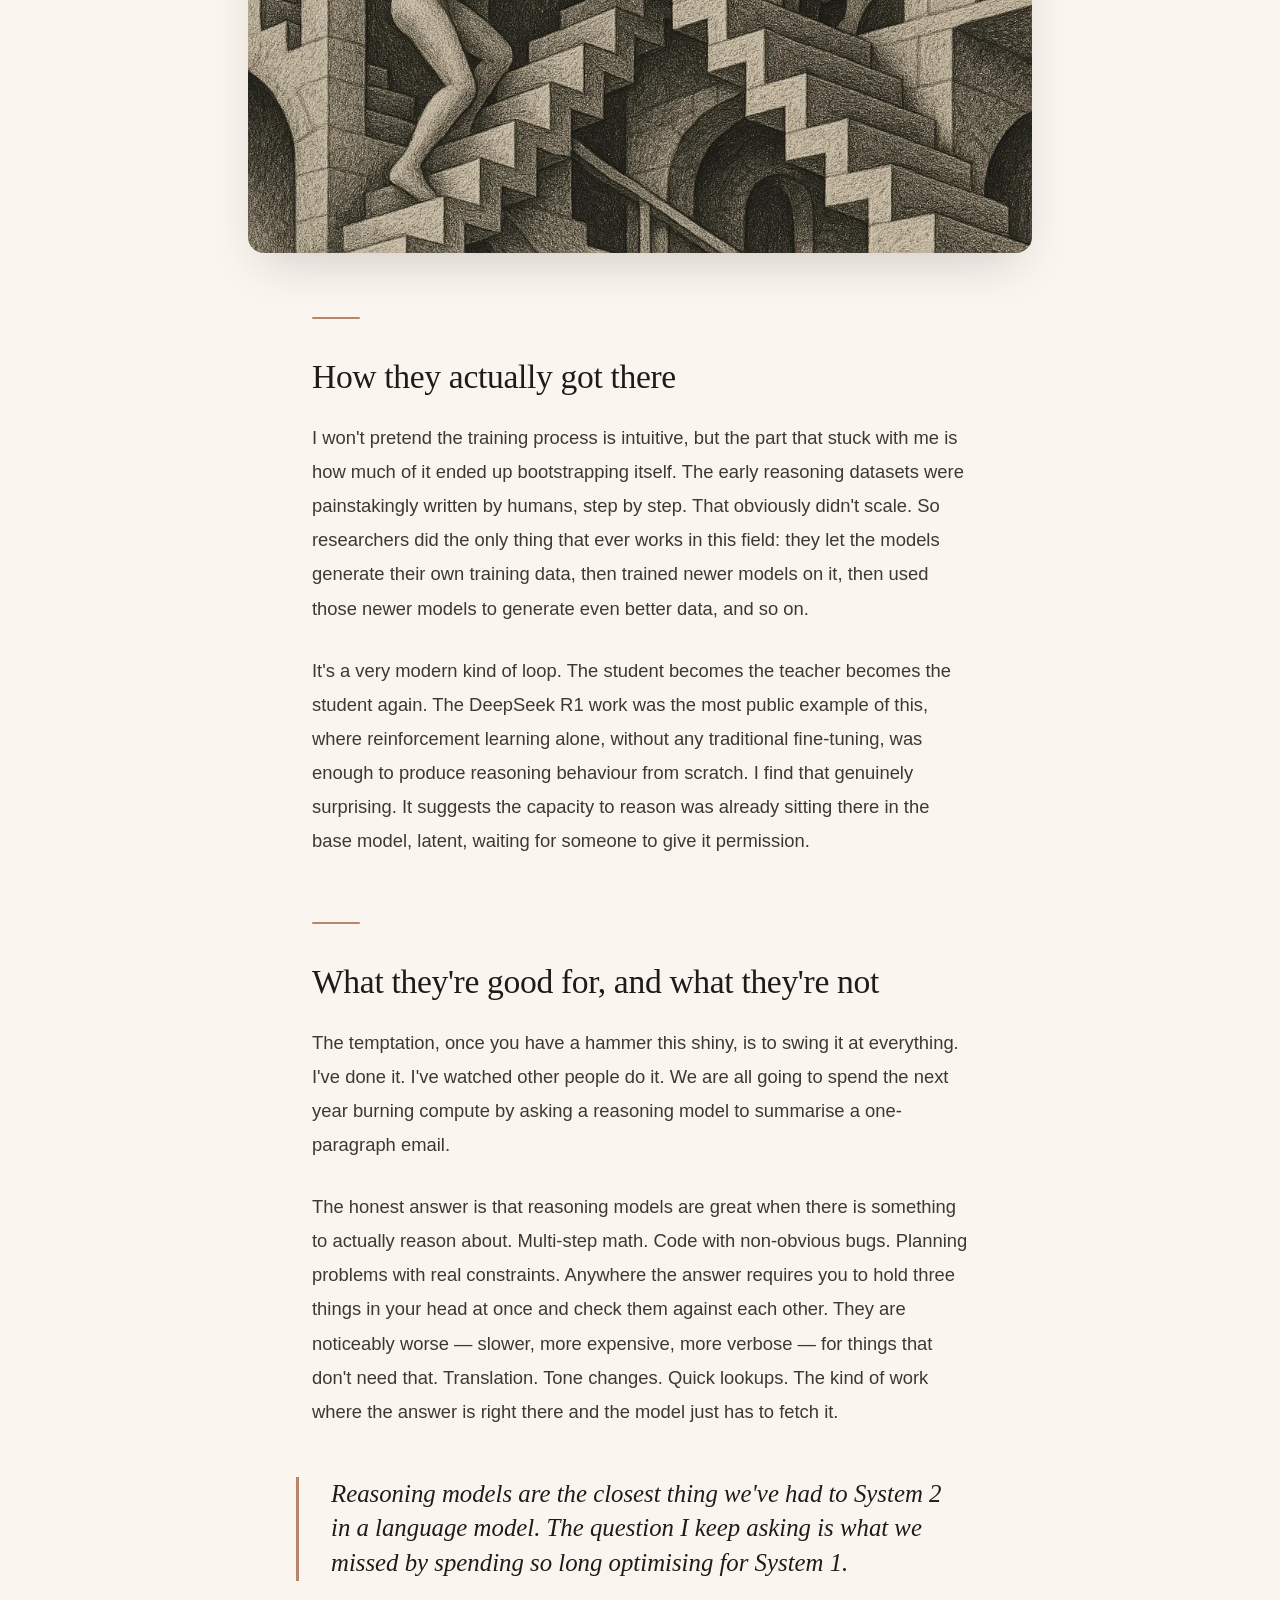
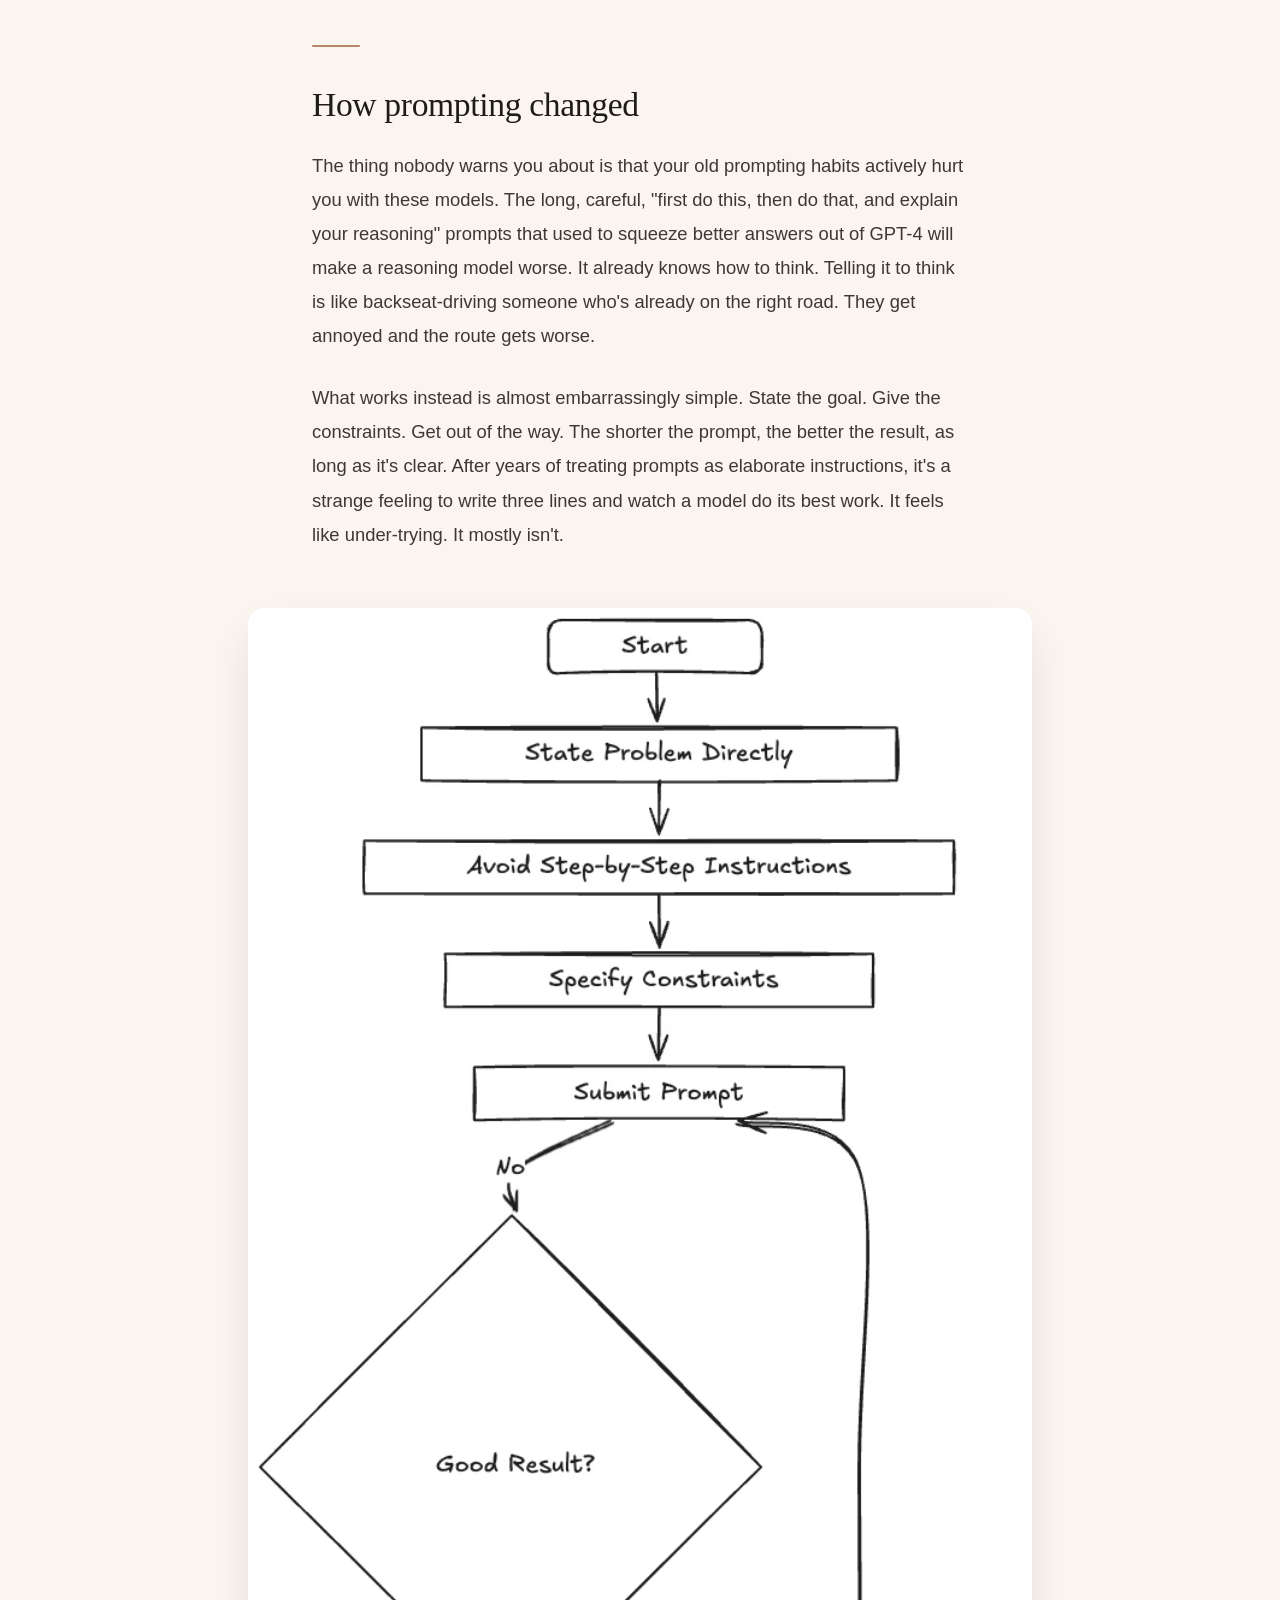
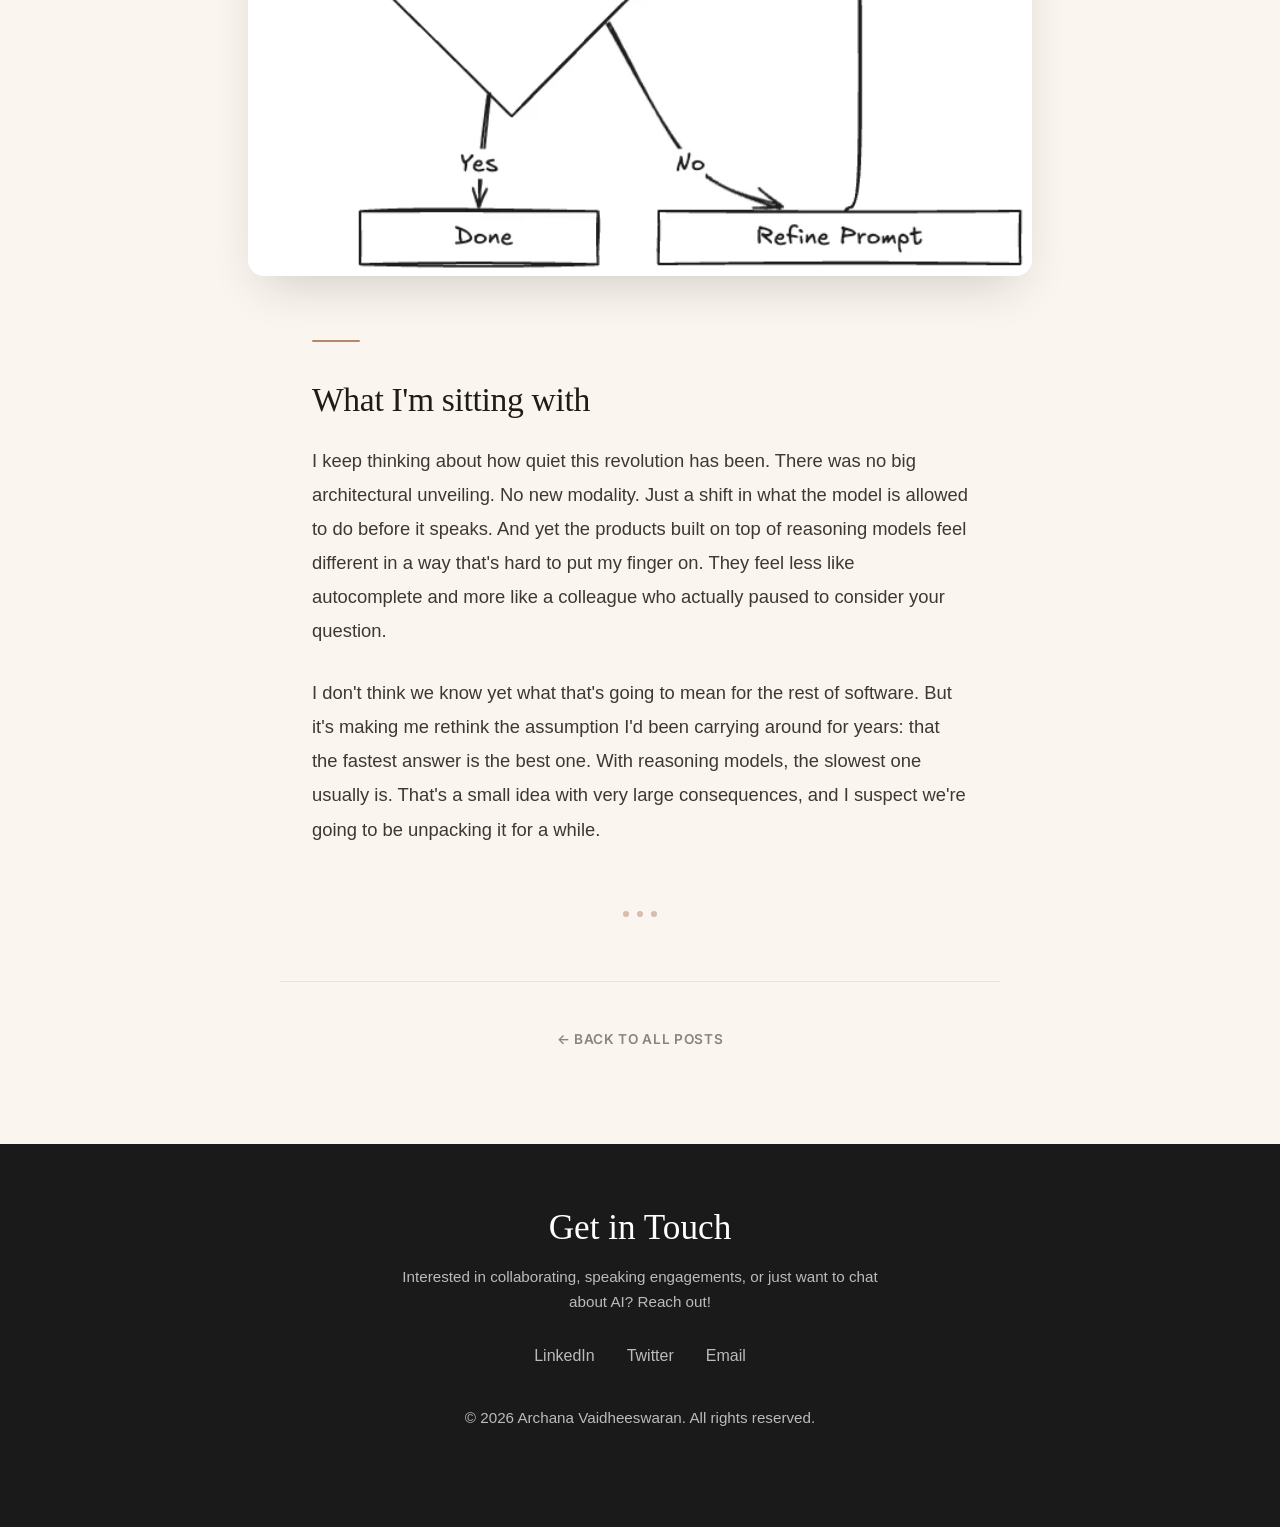
<file: blog/the-quiet-revolution-of-reasoning-models/index.html>
<!DOCTYPE html>
<html lang="en">
<head>
  <meta charset="UTF-8" />
  <meta name="viewport" content="width=device-width, initial-scale=1.0" />
  <title>The Quiet Revolution of Reasoning Models | Archana Vaidheeswaran</title>
  <link rel="preconnect" href="https://fonts.googleapis.com" />
  <link rel="preconnect" href="https://fonts.gstatic.com" crossorigin />
  <link rel="preconnect" href="https://api.fontshare.com" crossorigin />
  <link href="https://fonts.googleapis.com/css2?family=Inter:wght@300;400;500;600;700&display=swap" rel="stylesheet" />
  <link href="https://api.fontshare.com/v2/css?f[]=satoshi@400,500,700&f[]=recoleta@400,500&display=swap" rel="stylesheet" />
  <link rel="stylesheet" href="../../styles.css" />
</head>
<body>

  <!-- ========== NAVBAR ========== -->
  <nav class="navbar">
    <div class="nav-links">
      <a href="../../index.html#home">Home</a>
      <a href="../../index.html#experience">Experience</a>
      <a href="../../speaking/">Speaking</a>
      <a href="../../courses/">Courses</a>
      <a href="../" class="active">Blog</a>
    </div>
    <a href="../../index.html#contact" class="nav-cta">Get in Touch</a>
  </nav>

  <!-- ========== BLOG POST ========== -->
  <article class="blog-post">

    <!-- Hero / Header -->
    <header class="post-hero">
      <a href="../" class="post-back">&larr; Back to Blog</a>
      <span class="post-eyebrow">Technical</span>
      <h1 class="post-title">The Quiet Revolution of Reasoning Models</h1>
      <p class="post-subtitle">On the strange new feeling of watching a model think before it answers, and what that means for the rest of us building with these things.</p>

      <div class="post-byline">
        <div class="post-byline-avatar" style="background-image: url('../../images/profile.avif');"></div>
        <div class="post-byline-meta">
          <strong>Archana Vaidheeswaran</strong>
          <span>5 min read</span>
        </div>
        <div class="post-byline-sep"></div>
        <div class="post-byline-meta">
          <span>Mar 27, 2025</span>
        </div>
      </div>

      <p class="post-original">A shorter, personal take on a piece I originally wrote for <a href="https://www.tribe.ai/applied-ai/the-quiet-revolution-of-reasoning-models-how-machines-learned-to-think" target="_blank" rel="noopener">Tribe AI's Applied AI blog</a>.</p>
    </header>

    <!-- Featured image -->
    <div class="post-featured">
      <img src="../../images/blog/reasoning_models/reasoning_models1.avif" alt="Reasoning models thinking step by step through complex problems" />
    </div>

    <!-- Body -->
    <div class="post-body">
      <p>The first time I watched a reasoning model work, I remember thinking it felt almost rude to interrupt. The little thinking indicator just sat there, ticking, while the model worked through some math problem in a way that looked, for the first time, like it was actually working through it. Not pretending. Not pattern-matching at speed. Just thinking, slowly, in front of me. And it makes me wonder if we've fully reckoned with how strange that is.</p>

      <p>For most of the last few years, my mental model of an LLM was an extremely confident party guest. Ask a question, get an answer immediately, sometimes brilliant, sometimes wildly wrong, but always delivered in the same self-assured tone. Reasoning models broke that for me. They pause. They double back. They write things like "wait, let me check that again." It's the first time the texture of the output has felt different from the underlying thing.</p>

      <h2>What actually changed</h2>

      <p>The honest version of the story is that nothing magical happened. We didn't unlock a new architecture or invent a new substrate. What we did was notice something quieter: if you ask a regular model to think out loud before it answers, it gets better at hard problems. People started calling this chain-of-thought, and for a while it was a prompting trick. You'd write "let's think step by step" at the bottom of your prompt and watch your accuracy on math and logic tasks jump.</p>

      <p>What reasoning models did was take that trick and bake it into the model itself. Instead of you having to ask for the thinking, the model just does the thinking by default. It reasons before it speaks. The thought process isn't a clever prompt anymore. It's part of the model's natural behaviour. That sounds like a small shift, but I keep coming back to it because it's not.</p>

      <h2>Slow thinking, in software</h2>

      <p>The framing that made the most sense to me is the System 1 / System 2 split from psychology. System 1 is fast and intuitive — what you use to recognise a face or finish a sentence. System 2 is slow and deliberate — what you use to do long division or plan a trip. Old LLMs were almost pure System 1. They produced answers the way you produce the next word in a familiar sentence: instantly, fluently, without much examining.</p>

      <p>Reasoning models are the closest thing we've had to System 2 in a language model. And it makes me wonder what we lost by spending so many years optimising for speed. Some problems just need someone to sit with them for a minute. We had built a generation of AI tools that physically couldn't do that, and we didn't quite notice because we'd rebranded the limitation as a feature.</p>

      <figure class="post-figure">
        <img src="../../images/blog/reasoning_models/reasoning_models2.webp" alt="Visualisation of chain-of-thought reasoning compared to standard LLM output" />
      </figure>

      <h2>How they actually got there</h2>

      <p>I won't pretend the training process is intuitive, but the part that stuck with me is how much of it ended up bootstrapping itself. The early reasoning datasets were painstakingly written by humans, step by step. That obviously didn't scale. So researchers did the only thing that ever works in this field: they let the models generate their own training data, then trained newer models on it, then used those newer models to generate even better data, and so on.</p>

      <p>It's a very modern kind of loop. The student becomes the teacher becomes the student again. The DeepSeek R1 work was the most public example of this, where reinforcement learning alone, without any traditional fine-tuning, was enough to produce reasoning behaviour from scratch. I find that genuinely surprising. It suggests the capacity to reason was already sitting there in the base model, latent, waiting for someone to give it permission.</p>

      <h2>What they're good for, and what they're not</h2>

      <p>The temptation, once you have a hammer this shiny, is to swing it at everything. I've done it. I've watched other people do it. We are all going to spend the next year burning compute by asking a reasoning model to summarise a one-paragraph email.</p>

      <p>The honest answer is that reasoning models are great when there is something to actually reason about. Multi-step math. Code with non-obvious bugs. Planning problems with real constraints. Anywhere the answer requires you to hold three things in your head at once and check them against each other. They are noticeably worse — slower, more expensive, more verbose — for things that don't need that. Translation. Tone changes. Quick lookups. The kind of work where the answer is right there and the model just has to fetch it.</p>

      <blockquote>Reasoning models are the closest thing we've had to System 2 in a language model. The question I keep asking is what we missed by spending so long optimising for System 1.</blockquote>

      <h2>How prompting changed</h2>

      <p>The thing nobody warns you about is that your old prompting habits actively hurt you with these models. The long, careful, "first do this, then do that, and explain your reasoning" prompts that used to squeeze better answers out of GPT-4 will make a reasoning model worse. It already knows how to think. Telling it to think is like backseat-driving someone who's already on the right road. They get annoyed and the route gets worse.</p>

      <p>What works instead is almost embarrassingly simple. State the goal. Give the constraints. Get out of the way. The shorter the prompt, the better the result, as long as it's clear. After years of treating prompts as elaborate instructions, it's a strange feeling to write three lines and watch a model do its best work. It feels like under-trying. It mostly isn't.</p>

      <figure class="post-figure">
        <img src="../../images/blog/reasoning_models/reasoning_models4.webp" alt="Comparison of effective versus ineffective prompts for reasoning models" />
      </figure>

      <h2>What I'm sitting with</h2>

      <p>I keep thinking about how quiet this revolution has been. There was no big architectural unveiling. No new modality. Just a shift in what the model is allowed to do before it speaks. And yet the products built on top of reasoning models feel different in a way that's hard to put my finger on. They feel less like autocomplete and more like a colleague who actually paused to consider your question.</p>

      <p>I don't think we know yet what that's going to mean for the rest of software. But it's making me rethink the assumption I'd been carrying around for years: that the fastest answer is the best one. With reasoning models, the slowest one usually is. That's a small idea with very large consequences, and I suspect we're going to be unpacking it for a while.</p>

      <div class="post-divider">
        <span></span><span></span><span></span>
      </div>
    </div>

    <!-- Footer nav -->
    <div class="post-footer">
      <a href="../" class="post-footer-back">&larr; Back to all posts</a>
    </div>

  </article>

  <!-- ========== FOOTER ========== -->
  <footer id="contact" class="footer">
    <div class="footer-inner">
      <h2>Get in Touch</h2>
      <p>Interested in collaborating, speaking engagements, or just want to chat about AI? Reach out!</p>
      <div class="footer-links">
        <a href="#">LinkedIn</a>
        <a href="#">Twitter</a>
        <a href="#">Email</a>
      </div>
      <p class="footer-copy">&copy; 2026 Archana Vaidheeswaran. All rights reserved.</p>
    </div>
  </footer>

</body>
</html>
</file>
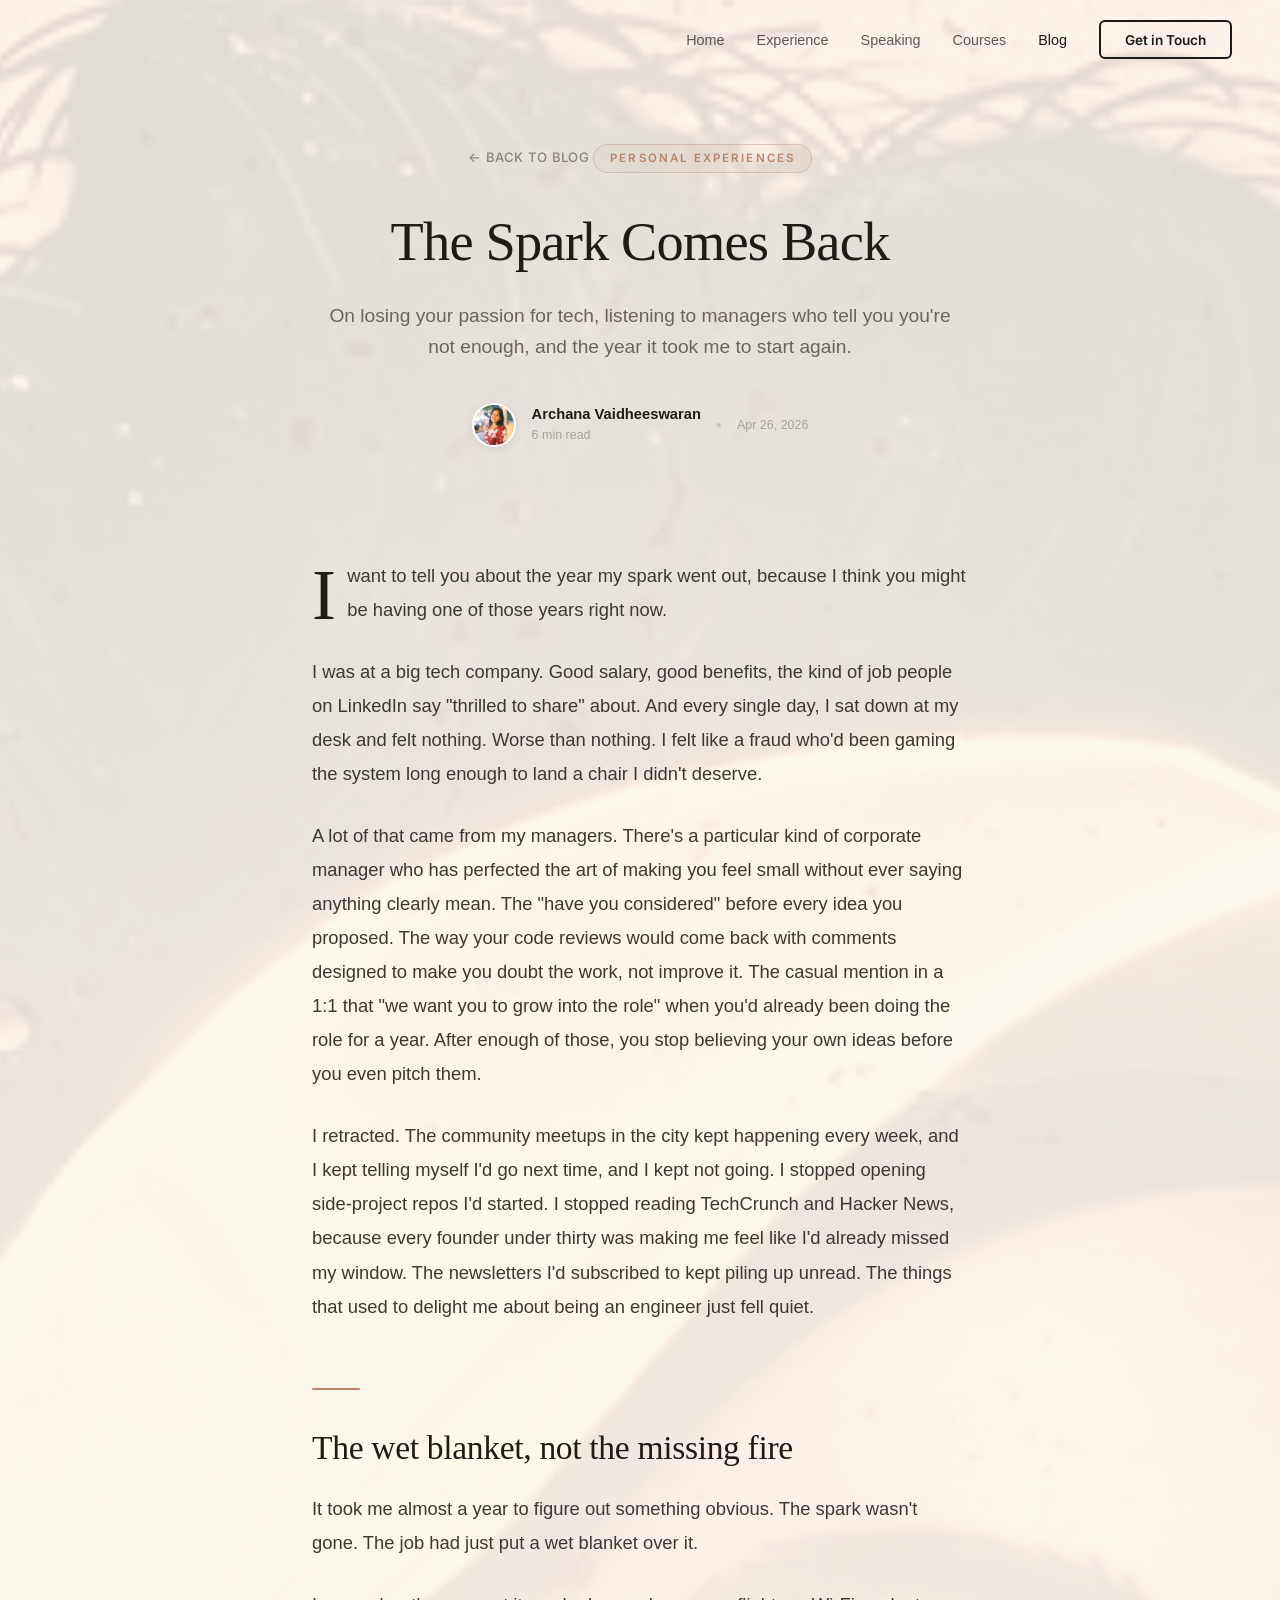
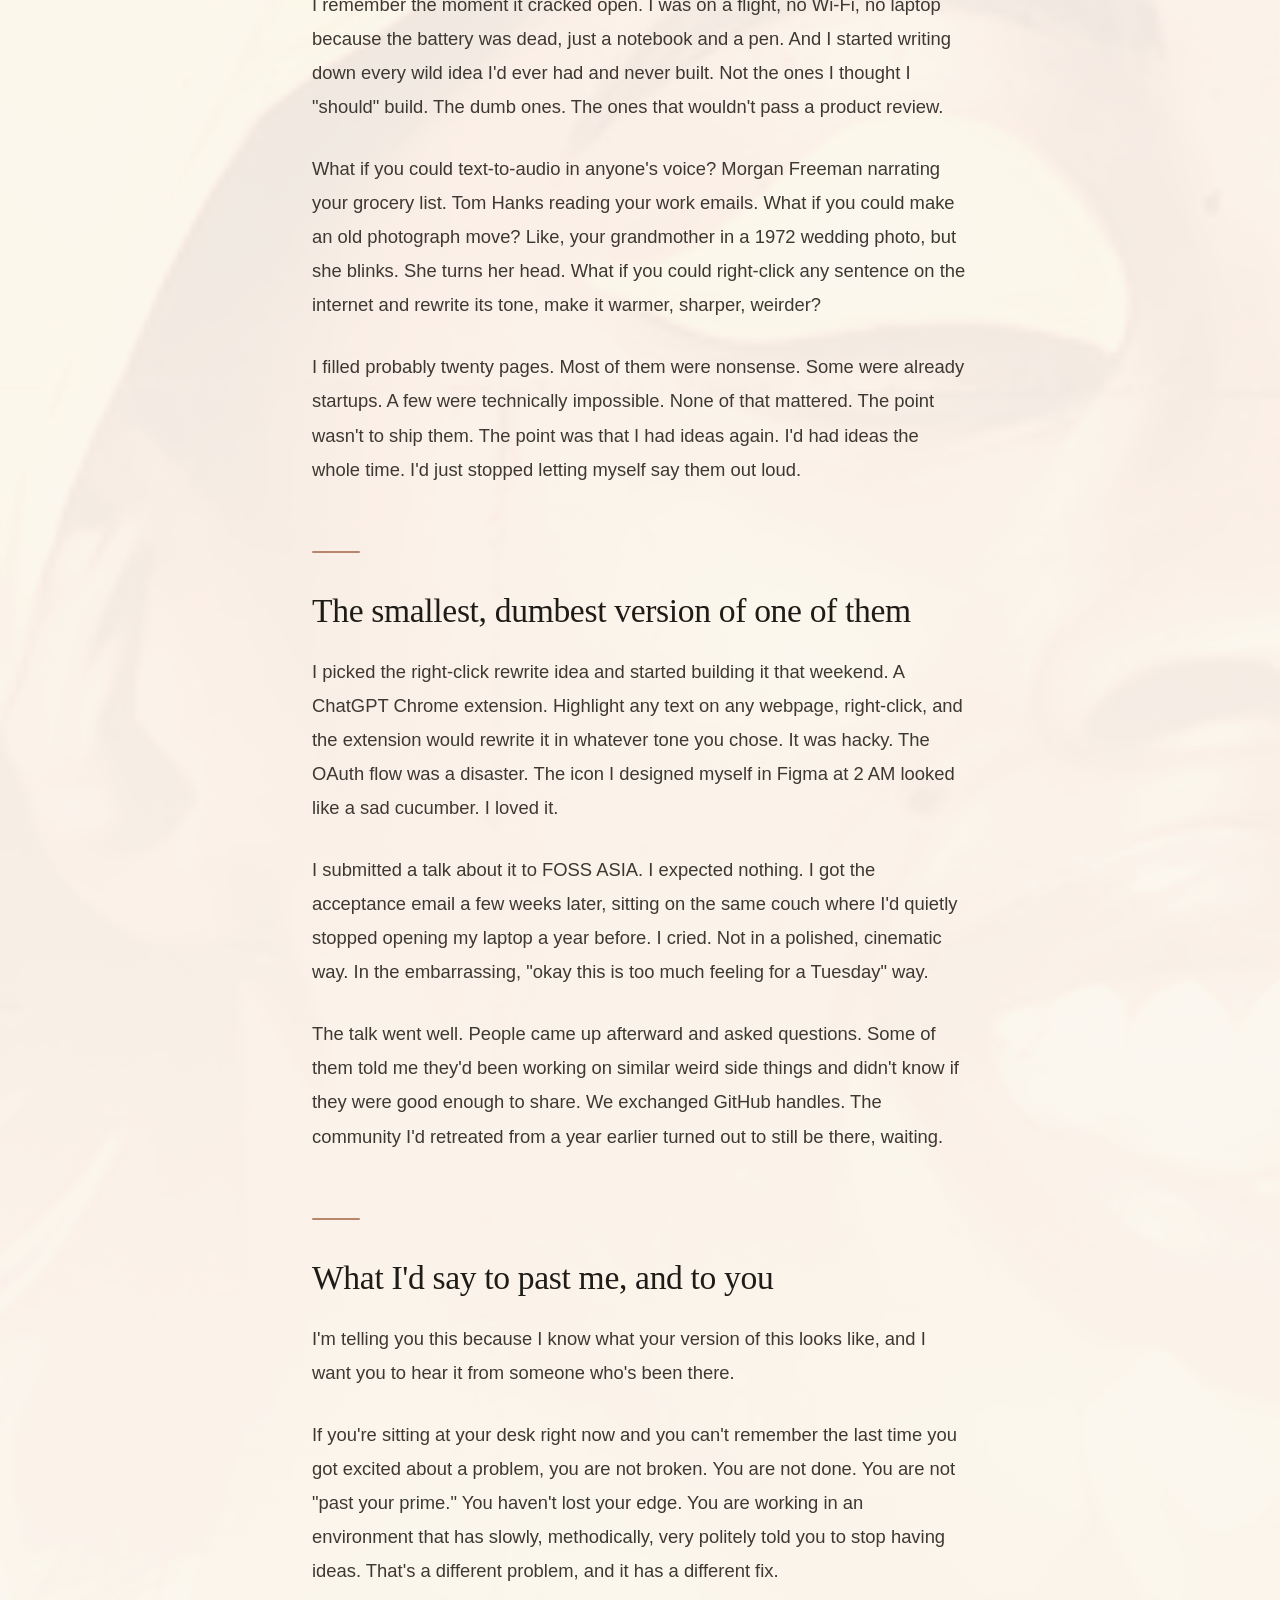
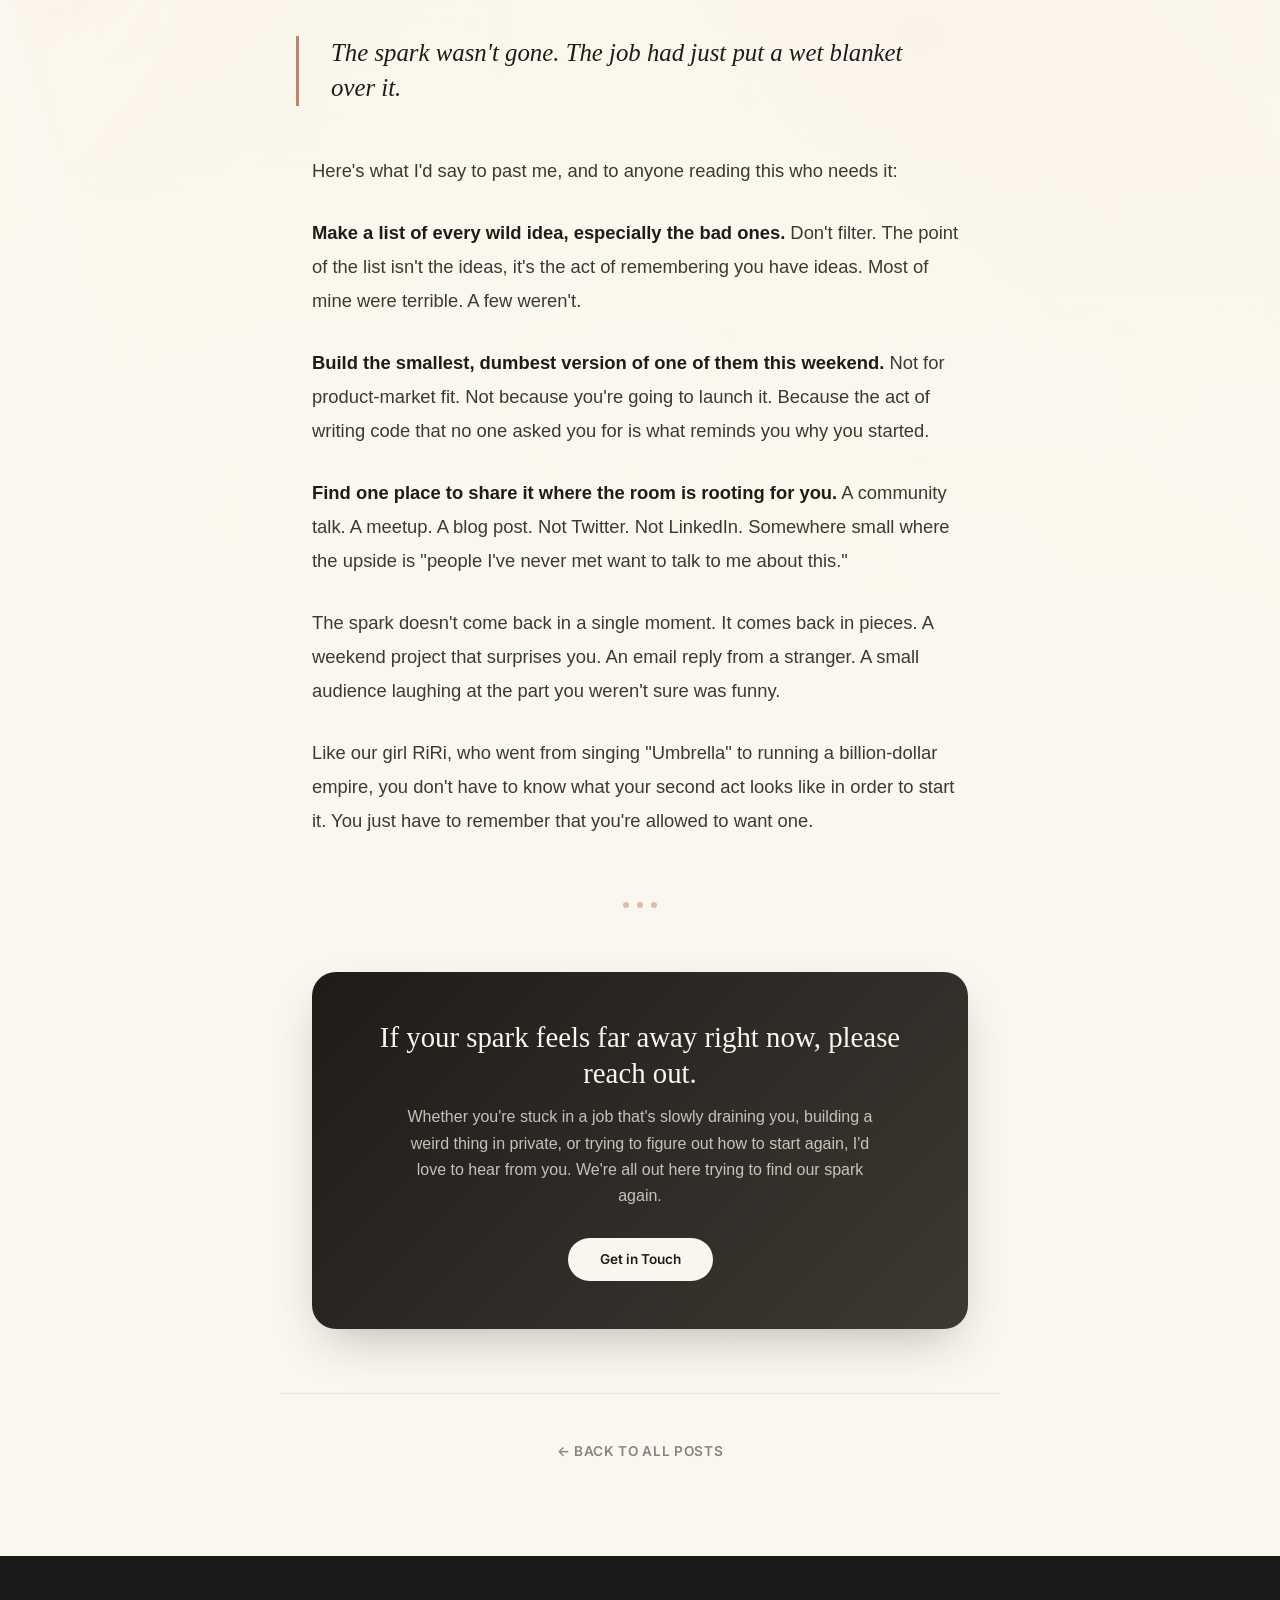
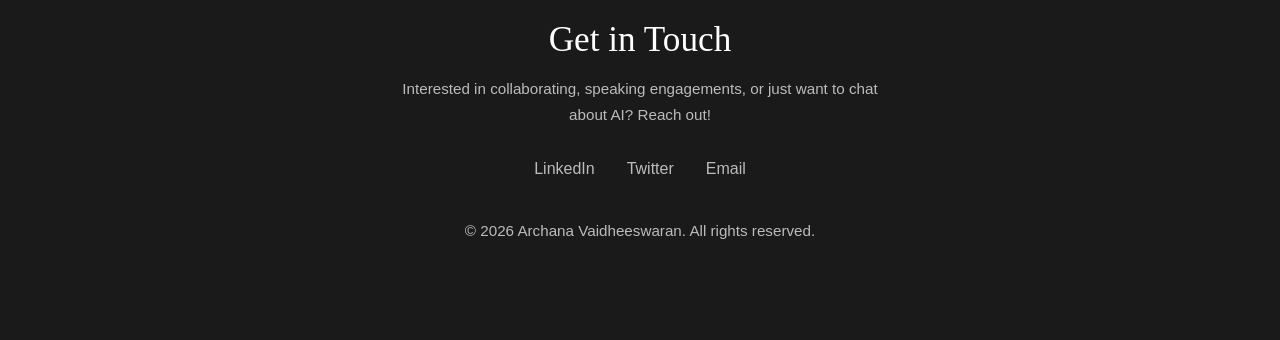
<file: blog/the-spark-comes-back/index.html>
<!DOCTYPE html>
<html lang="en">
<head>
  <meta charset="UTF-8" />
  <meta name="viewport" content="width=device-width, initial-scale=1.0" />
  <title>The Spark Comes Back | Archana Vaidheeswaran</title>
  <link rel="preconnect" href="https://fonts.googleapis.com" />
  <link rel="preconnect" href="https://fonts.gstatic.com" crossorigin />
  <link rel="preconnect" href="https://api.fontshare.com" crossorigin />
  <link href="https://fonts.googleapis.com/css2?family=Inter:wght@300;400;500;600;700&display=swap" rel="stylesheet" />
  <link href="https://api.fontshare.com/v2/css?f[]=satoshi@400,500,700&f[]=recoleta@400,500&display=swap" rel="stylesheet" />
  <link rel="stylesheet" href="../../styles.css" />
</head>
<body>

  <!-- ========== NAVBAR ========== -->
  <nav class="navbar">
    <div class="nav-links">
      <a href="../../index.html#home">Home</a>
      <a href="../../index.html#experience">Experience</a>
      <a href="../../speaking/">Speaking</a>
      <a href="../../courses/">Courses</a>
      <a href="../" class="active">Blog</a>
    </div>
    <a href="../../index.html#contact" class="nav-cta">Get in Touch</a>
  </nav>

  <!-- ========== BLOG POST ========== -->
  <article class="blog-post blog-post--rihanna">

    <!-- Background art (single piece, sits behind everything) -->
    <div class="blog-post-bg" aria-hidden="true"></div>

    <!-- Hero / Header -->
    <header class="post-hero">
      <a href="../" class="post-back">&larr; Back to Blog</a>
      <span class="post-eyebrow">Personal Experiences</span>
      <h1 class="post-title">The Spark Comes Back</h1>
      <p class="post-subtitle">On losing your passion for tech, listening to managers who tell you you're not enough, and the year it took me to start again.</p>

      <div class="post-byline">
        <div class="post-byline-avatar" style="background-image: url('../../images/profile.avif');"></div>
        <div class="post-byline-meta">
          <strong>Archana Vaidheeswaran</strong>
          <span>6 min read</span>
        </div>
        <div class="post-byline-sep"></div>
        <div class="post-byline-meta">
          <span>Apr 26, 2026</span>
        </div>
      </div>
    </header>

    <!-- Body -->
    <div class="post-body">
      <p>I want to tell you about the year my spark went out, because I think you might be having one of those years right now.</p>

      <p>I was at a big tech company. Good salary, good benefits, the kind of job people on LinkedIn say "thrilled to share" about. And every single day, I sat down at my desk and felt nothing. Worse than nothing. I felt like a fraud who'd been gaming the system long enough to land a chair I didn't deserve.</p>

      <p>A lot of that came from my managers. There's a particular kind of corporate manager who has perfected the art of making you feel small without ever saying anything clearly mean. The "have you considered" before every idea you proposed. The way your code reviews would come back with comments designed to make you doubt the work, not improve it. The casual mention in a 1:1 that "we want you to grow into the role" when you'd already been doing the role for a year. After enough of those, you stop believing your own ideas before you even pitch them.</p>

      <p>I retracted. The community meetups in the city kept happening every week, and I kept telling myself I'd go next time, and I kept not going. I stopped opening side-project repos I'd started. I stopped reading TechCrunch and Hacker News, because every founder under thirty was making me feel like I'd already missed my window. The newsletters I'd subscribed to kept piling up unread. The things that used to delight me about being an engineer just fell quiet.</p>

      <h2>The wet blanket, not the missing fire</h2>

      <p>It took me almost a year to figure out something obvious. The spark wasn't gone. The job had just put a wet blanket over it.</p>

      <p>I remember the moment it cracked open. I was on a flight, no Wi-Fi, no laptop because the battery was dead, just a notebook and a pen. And I started writing down every wild idea I'd ever had and never built. Not the ones I thought I "should" build. The dumb ones. The ones that wouldn't pass a product review.</p>

      <p>What if you could text-to-audio in anyone's voice? Morgan Freeman narrating your grocery list. Tom Hanks reading your work emails. What if you could make an old photograph move? Like, your grandmother in a 1972 wedding photo, but she blinks. She turns her head. What if you could right-click any sentence on the internet and rewrite its tone, make it warmer, sharper, weirder?</p>

      <p>I filled probably twenty pages. Most of them were nonsense. Some were already startups. A few were technically impossible. None of that mattered. The point wasn't to ship them. The point was that I had ideas again. I'd had ideas the whole time. I'd just stopped letting myself say them out loud.</p>

      <h2>The smallest, dumbest version of one of them</h2>

      <p>I picked the right-click rewrite idea and started building it that weekend. A ChatGPT Chrome extension. Highlight any text on any webpage, right-click, and the extension would rewrite it in whatever tone you chose. It was hacky. The OAuth flow was a disaster. The icon I designed myself in Figma at 2 AM looked like a sad cucumber. I loved it.</p>

      <p>I submitted a talk about it to FOSS ASIA. I expected nothing. I got the acceptance email a few weeks later, sitting on the same couch where I'd quietly stopped opening my laptop a year before. I cried. Not in a polished, cinematic way. In the embarrassing, "okay this is too much feeling for a Tuesday" way.</p>

      <p>The talk went well. People came up afterward and asked questions. Some of them told me they'd been working on similar weird side things and didn't know if they were good enough to share. We exchanged GitHub handles. The community I'd retreated from a year earlier turned out to still be there, waiting.</p>

      <h2>What I'd say to past me, and to you</h2>

      <p>I'm telling you this because I know what your version of this looks like, and I want you to hear it from someone who's been there.</p>

      <p>If you're sitting at your desk right now and you can't remember the last time you got excited about a problem, you are not broken. You are not done. You are not "past your prime." You haven't lost your edge. You are working in an environment that has slowly, methodically, very politely told you to stop having ideas. That's a different problem, and it has a different fix.</p>

      <blockquote>The spark wasn't gone. The job had just put a wet blanket over it.</blockquote>

      <p>Here's what I'd say to past me, and to anyone reading this who needs it:</p>

      <p><strong>Make a list of every wild idea, especially the bad ones.</strong> Don't filter. The point of the list isn't the ideas, it's the act of remembering you have ideas. Most of mine were terrible. A few weren't.</p>

      <p><strong>Build the smallest, dumbest version of one of them this weekend.</strong> Not for product-market fit. Not because you're going to launch it. Because the act of writing code that no one asked you for is what reminds you why you started.</p>

      <p><strong>Find one place to share it where the room is rooting for you.</strong> A community talk. A meetup. A blog post. Not Twitter. Not LinkedIn. Somewhere small where the upside is "people I've never met want to talk to me about this."</p>

      <p>The spark doesn't come back in a single moment. It comes back in pieces. A weekend project that surprises you. An email reply from a stranger. A small audience laughing at the part you weren't sure was funny.</p>

      <p>Like our girl RiRi, who went from singing "Umbrella" to running a billion-dollar empire, you don't have to know what your second act looks like in order to start it. You just have to remember that you're allowed to want one.</p>

      <div class="post-divider">
        <span></span><span></span><span></span>
      </div>
    </div>

    <!-- CTA -->
    <div class="post-cta">
      <div class="post-cta-inner">
        <h3>If your spark feels far away right now, please reach out.</h3>
        <p>Whether you're stuck in a job that's slowly draining you, building a weird thing in private, or trying to figure out how to start again, I'd love to hear from you. We're all out here trying to find our spark again.</p>
        <a href="../../index.html#contact" class="btn-dark">Get in Touch</a>
      </div>
    </div>

    <!-- Footer nav -->
    <div class="post-footer">
      <a href="../" class="post-footer-back">&larr; Back to all posts</a>
    </div>

  </article>

  <!-- ========== FOOTER ========== -->
  <footer id="contact" class="footer">
    <div class="footer-inner">
      <h2>Get in Touch</h2>
      <p>Interested in collaborating, speaking engagements, or just want to chat about AI? Reach out!</p>
      <div class="footer-links">
        <a href="#">LinkedIn</a>
        <a href="#">Twitter</a>
        <a href="#">Email</a>
      </div>
      <p class="footer-copy">&copy; 2026 Archana Vaidheeswaran. All rights reserved.</p>
    </div>
  </footer>

</body>
</html>
</file>
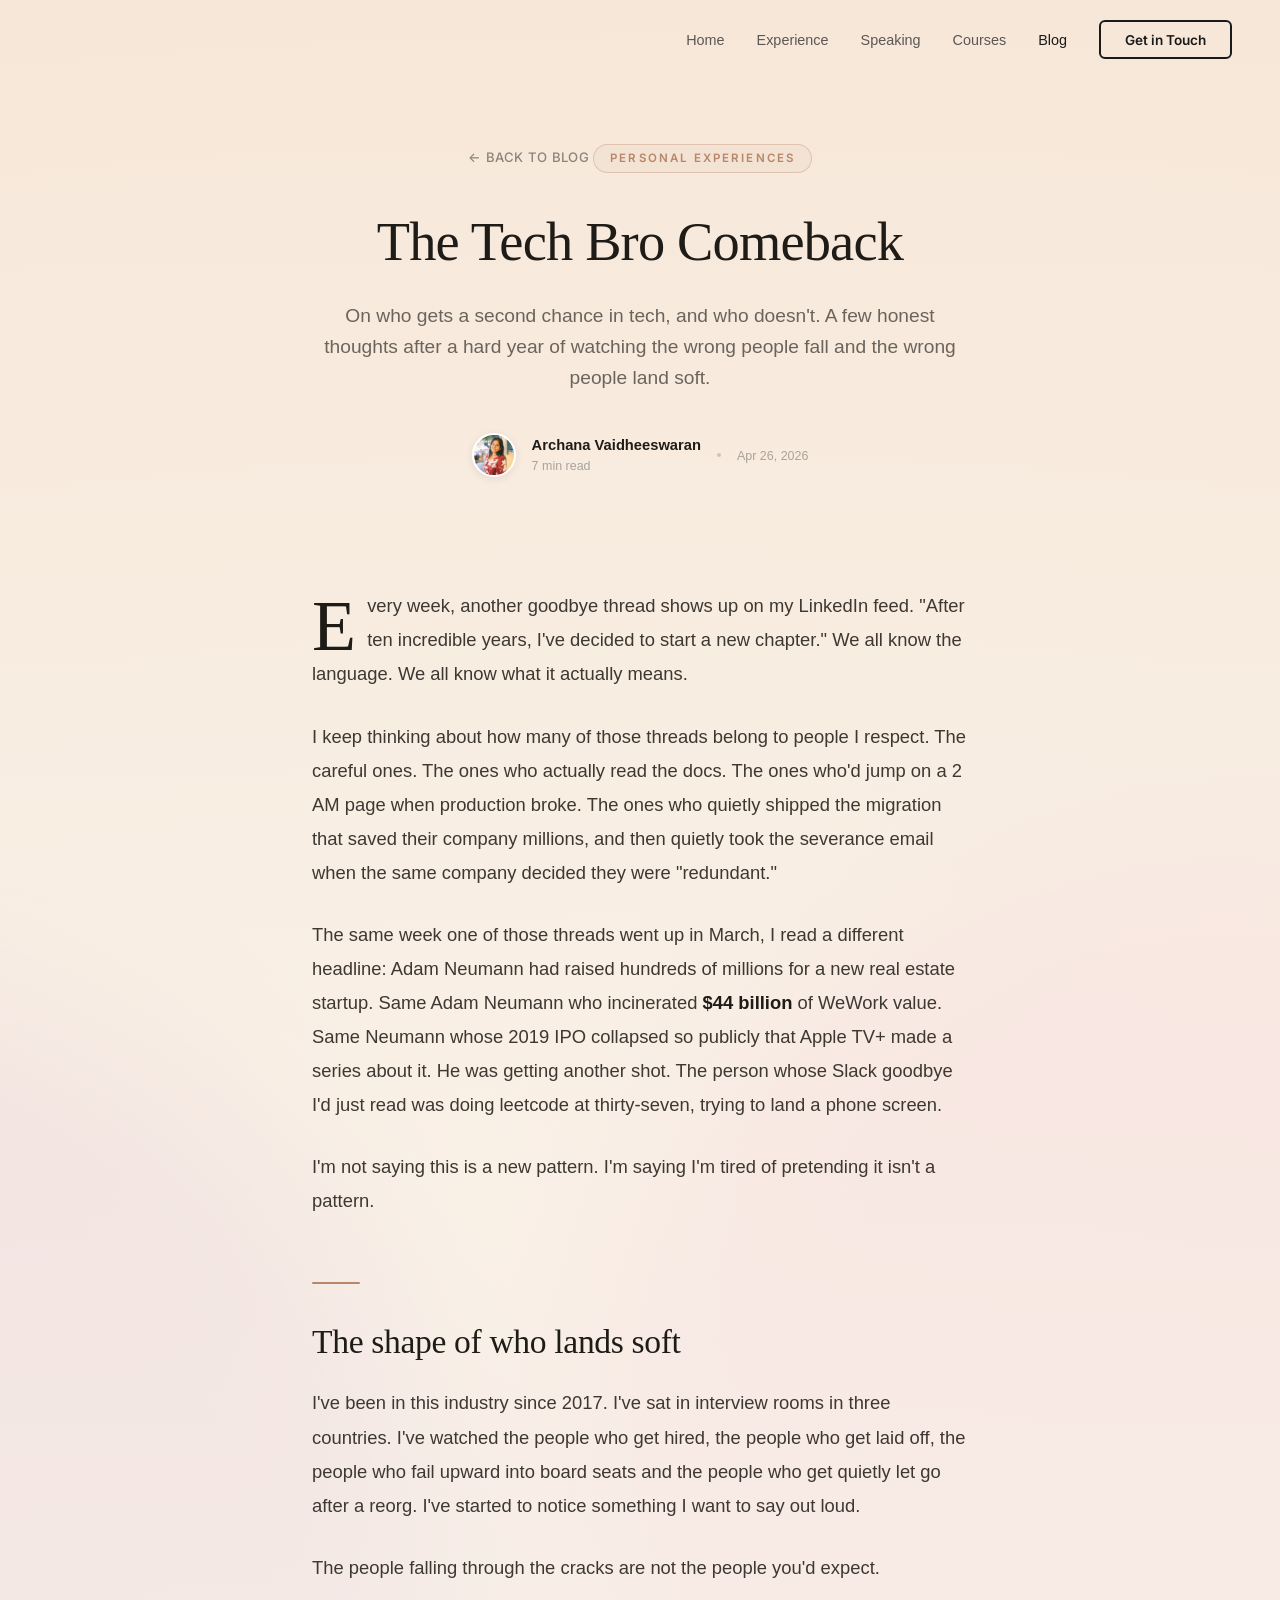
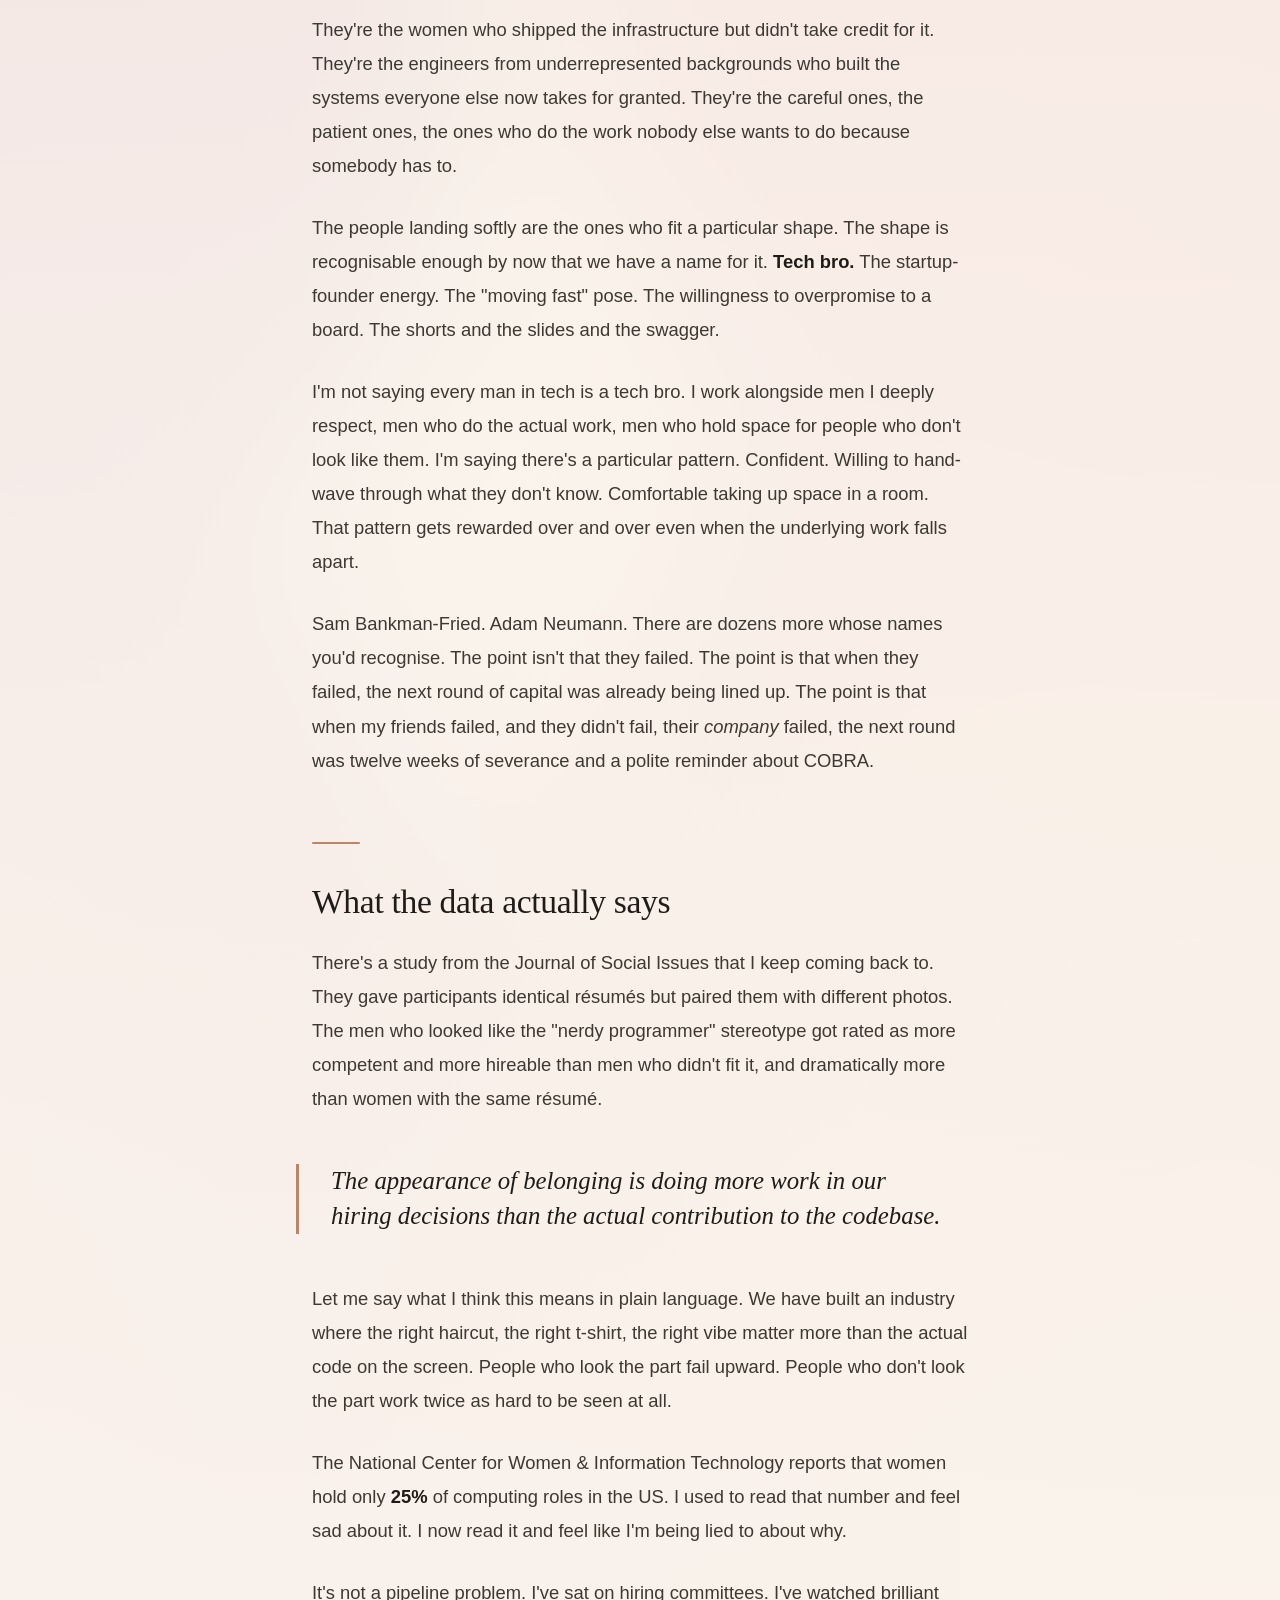
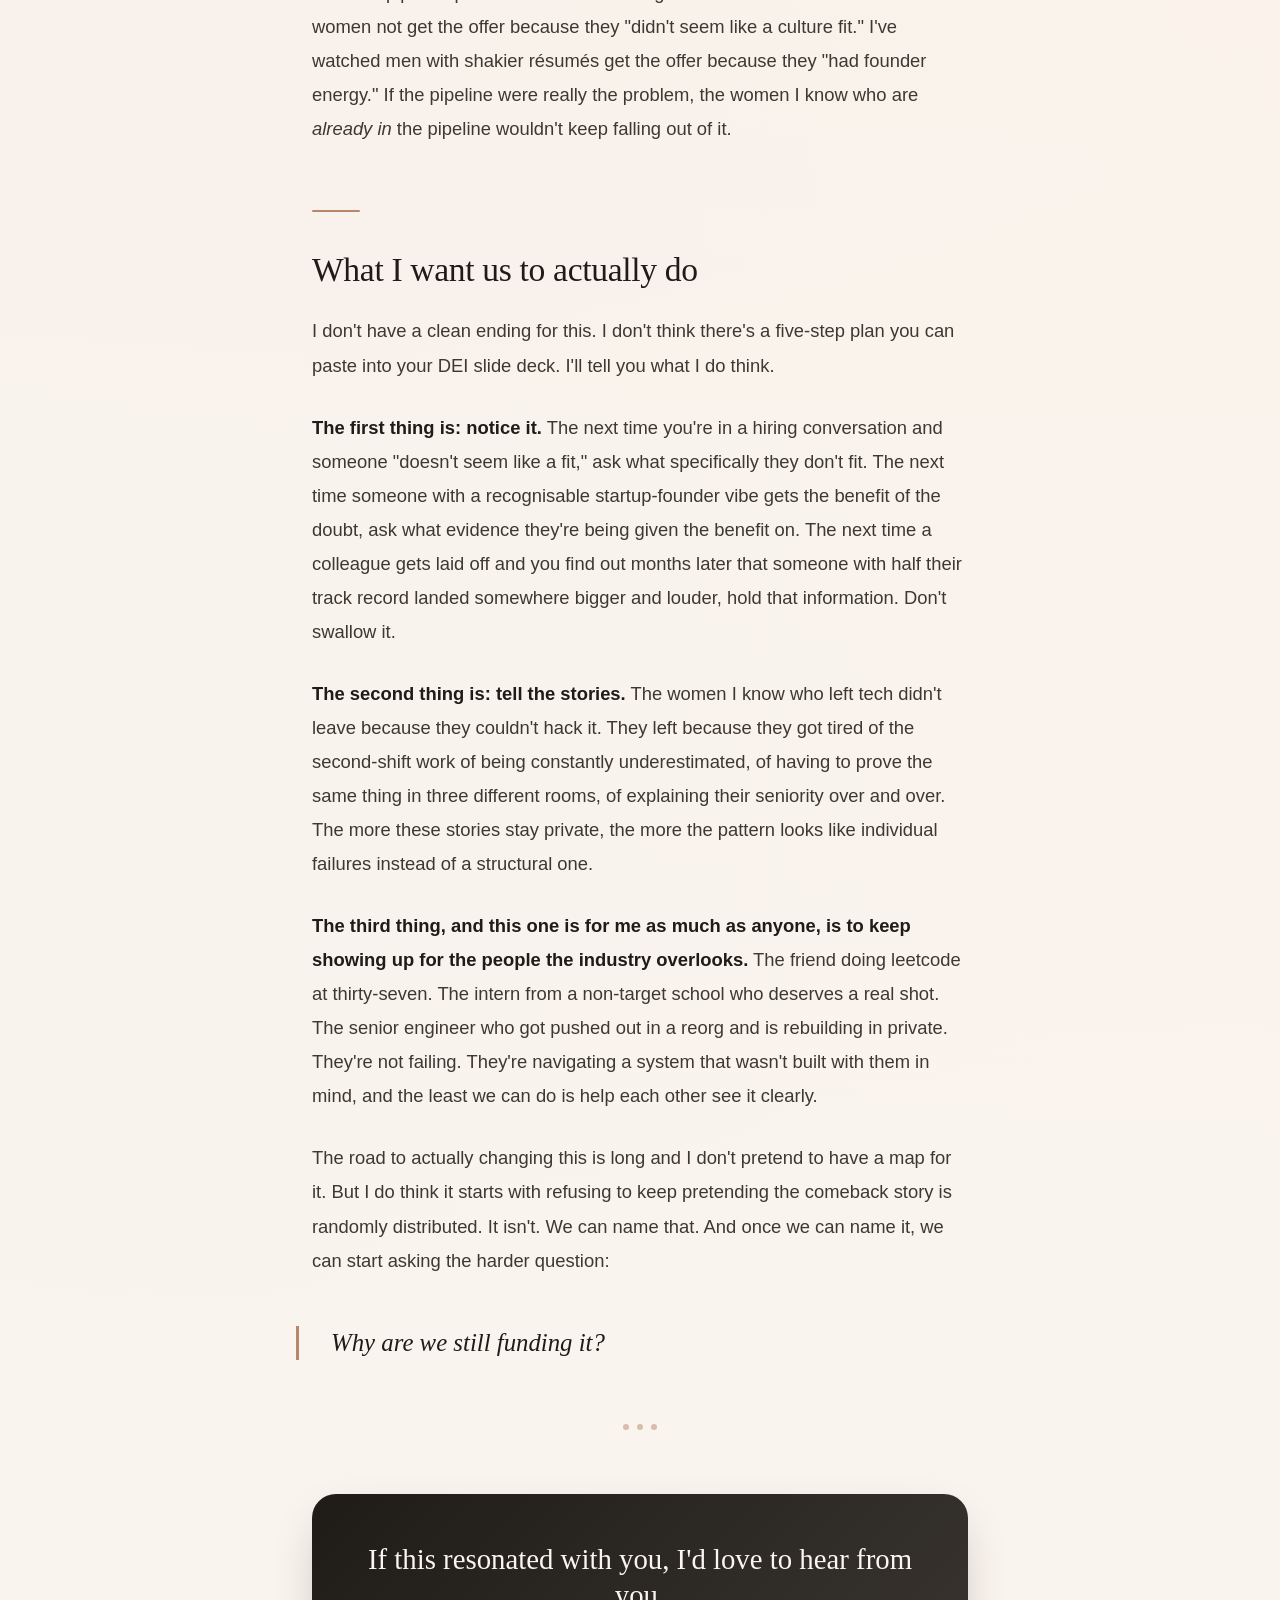
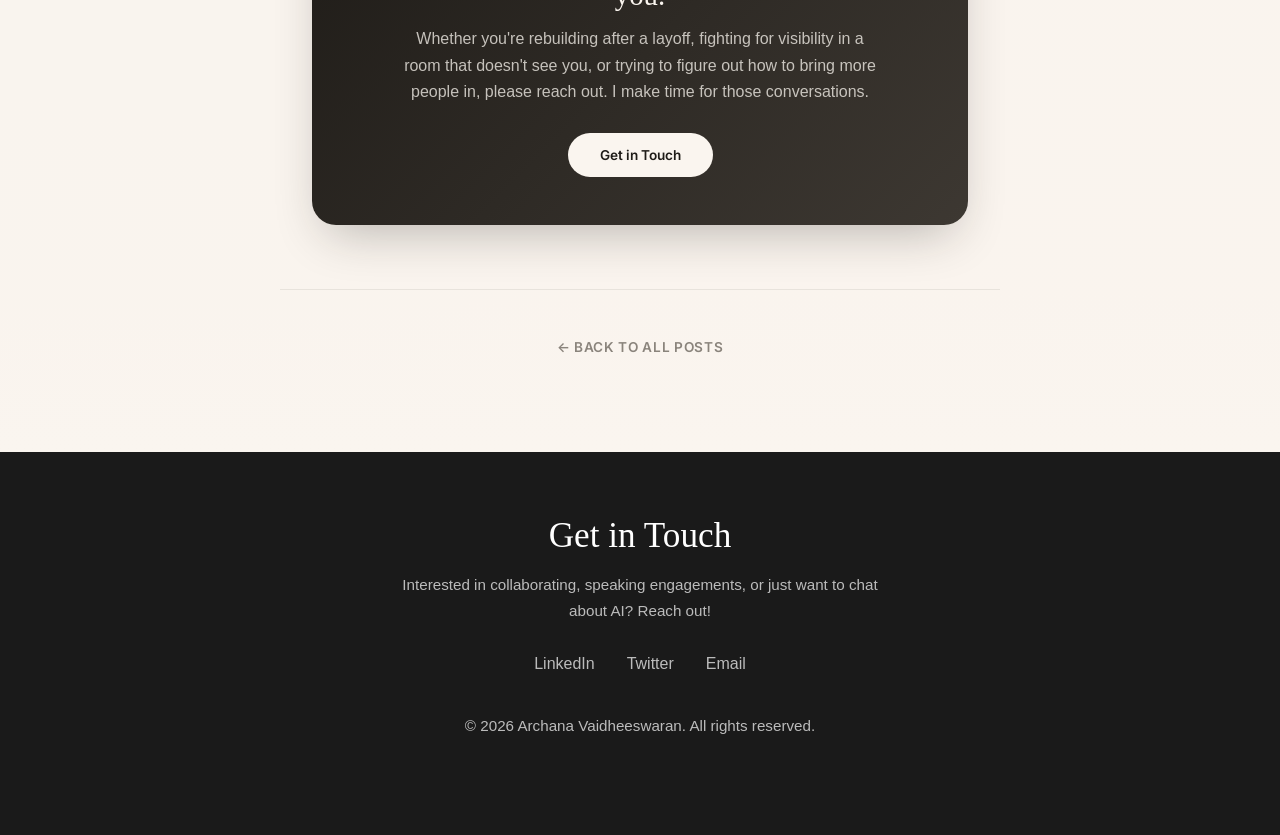
<file: blog/the-tech-bro-comeback/index.html>
<!DOCTYPE html>
<html lang="en">
<head>
  <meta charset="UTF-8" />
  <meta name="viewport" content="width=device-width, initial-scale=1.0" />
  <title>The Tech Bro Comeback | Archana Vaidheeswaran</title>
  <link rel="preconnect" href="https://fonts.googleapis.com" />
  <link rel="preconnect" href="https://fonts.gstatic.com" crossorigin />
  <link rel="preconnect" href="https://api.fontshare.com" crossorigin />
  <link href="https://fonts.googleapis.com/css2?family=Inter:wght@300;400;500;600;700&display=swap" rel="stylesheet" />
  <link href="https://api.fontshare.com/v2/css?f[]=satoshi@400,500,700&f[]=recoleta@400,500&display=swap" rel="stylesheet" />
  <link rel="stylesheet" href="../../styles.css" />
</head>
<body>

  <!-- ========== NAVBAR ========== -->
  <nav class="navbar">
    <div class="nav-links">
      <a href="../../index.html#home">Home</a>
      <a href="../../index.html#experience">Experience</a>
      <a href="../../speaking/">Speaking</a>
      <a href="../../courses/">Courses</a>
      <a href="../" class="active">Blog</a>
    </div>
    <a href="../../index.html#contact" class="nav-cta">Get in Touch</a>
  </nav>

  <!-- ========== BLOG POST ========== -->
  <article class="blog-post blog-post--techbro">

    <!-- Background art (single piece, sits behind everything) -->
    <div class="blog-post-bg" aria-hidden="true"></div>

    <!-- Hero / Header -->
    <header class="post-hero">
      <a href="../" class="post-back">&larr; Back to Blog</a>
      <span class="post-eyebrow">Personal Experiences</span>
      <h1 class="post-title">The Tech Bro Comeback</h1>
      <p class="post-subtitle">On who gets a second chance in tech, and who doesn't. A few honest thoughts after a hard year of watching the wrong people fall and the wrong people land soft.</p>

      <div class="post-byline">
        <div class="post-byline-avatar" style="background-image: url('../../images/profile.avif');"></div>
        <div class="post-byline-meta">
          <strong>Archana Vaidheeswaran</strong>
          <span>7 min read</span>
        </div>
        <div class="post-byline-sep"></div>
        <div class="post-byline-meta">
          <span>Apr 26, 2026</span>
        </div>
      </div>
    </header>

    <!-- Body -->
    <div class="post-body">
      <p>Every week, another goodbye thread shows up on my LinkedIn feed. "After ten incredible years, I've decided to start a new chapter." We all know the language. We all know what it actually means.</p>

      <p>I keep thinking about how many of those threads belong to people I respect. The careful ones. The ones who actually read the docs. The ones who'd jump on a 2 AM page when production broke. The ones who quietly shipped the migration that saved their company millions, and then quietly took the severance email when the same company decided they were "redundant."</p>

      <p>The same week one of those threads went up in March, I read a different headline: Adam Neumann had raised hundreds of millions for a new real estate startup. Same Adam Neumann who incinerated <strong>$44 billion</strong> of WeWork value. Same Neumann whose 2019 IPO collapsed so publicly that Apple TV+ made a series about it. He was getting another shot. The person whose Slack goodbye I'd just read was doing leetcode at thirty-seven, trying to land a phone screen.</p>

      <p>I'm not saying this is a new pattern. I'm saying I'm tired of pretending it isn't a pattern.</p>

      <h2>The shape of who lands soft</h2>

      <p>I've been in this industry since 2017. I've sat in interview rooms in three countries. I've watched the people who get hired, the people who get laid off, the people who fail upward into board seats and the people who get quietly let go after a reorg. I've started to notice something I want to say out loud.</p>

      <p>The people falling through the cracks are not the people you'd expect.</p>

      <p>They're the women who shipped the infrastructure but didn't take credit for it. They're the engineers from underrepresented backgrounds who built the systems everyone else now takes for granted. They're the careful ones, the patient ones, the ones who do the work nobody else wants to do because somebody has to.</p>

      <p>The people landing softly are the ones who fit a particular shape. The shape is recognisable enough by now that we have a name for it. <strong>Tech bro.</strong> The startup-founder energy. The "moving fast" pose. The willingness to overpromise to a board. The shorts and the slides and the swagger.</p>

      <p>I'm not saying every man in tech is a tech bro. I work alongside men I deeply respect, men who do the actual work, men who hold space for people who don't look like them. I'm saying there's a particular pattern. Confident. Willing to hand-wave through what they don't know. Comfortable taking up space in a room. That pattern gets rewarded over and over even when the underlying work falls apart.</p>

      <p>Sam Bankman-Fried. Adam Neumann. There are dozens more whose names you'd recognise. The point isn't that they failed. The point is that when they failed, the next round of capital was already being lined up. The point is that when my friends failed, and they didn't fail, their <em>company</em> failed, the next round was twelve weeks of severance and a polite reminder about COBRA.</p>

      <h2>What the data actually says</h2>

      <p>There's a study from the Journal of Social Issues that I keep coming back to. They gave participants identical r&eacute;sum&eacute;s but paired them with different photos. The men who looked like the "nerdy programmer" stereotype got rated as more competent and more hireable than men who didn't fit it, and dramatically more than women with the same r&eacute;sum&eacute;.</p>

      <blockquote>The appearance of belonging is doing more work in our hiring decisions than the actual contribution to the codebase.</blockquote>

      <p>Let me say what I think this means in plain language. We have built an industry where the right haircut, the right t-shirt, the right vibe matter more than the actual code on the screen. People who look the part fail upward. People who don't look the part work twice as hard to be seen at all.</p>

      <p>The National Center for Women &amp; Information Technology reports that women hold only <strong>25%</strong> of computing roles in the US. I used to read that number and feel sad about it. I now read it and feel like I'm being lied to about why.</p>

      <p>It's not a pipeline problem. I've sat on hiring committees. I've watched brilliant women not get the offer because they "didn't seem like a culture fit." I've watched men with shakier r&eacute;sum&eacute;s get the offer because they "had founder energy." If the pipeline were really the problem, the women I know who are <em>already in</em> the pipeline wouldn't keep falling out of it.</p>

      <h2>What I want us to actually do</h2>

      <p>I don't have a clean ending for this. I don't think there's a five-step plan you can paste into your DEI slide deck. I'll tell you what I do think.</p>

      <p><strong>The first thing is: notice it.</strong> The next time you're in a hiring conversation and someone "doesn't seem like a fit," ask what specifically they don't fit. The next time someone with a recognisable startup-founder vibe gets the benefit of the doubt, ask what evidence they're being given the benefit on. The next time a colleague gets laid off and you find out months later that someone with half their track record landed somewhere bigger and louder, hold that information. Don't swallow it.</p>

      <p><strong>The second thing is: tell the stories.</strong> The women I know who left tech didn't leave because they couldn't hack it. They left because they got tired of the second-shift work of being constantly underestimated, of having to prove the same thing in three different rooms, of explaining their seniority over and over. The more these stories stay private, the more the pattern looks like individual failures instead of a structural one.</p>

      <p><strong>The third thing, and this one is for me as much as anyone, is to keep showing up for the people the industry overlooks.</strong> The friend doing leetcode at thirty-seven. The intern from a non-target school who deserves a real shot. The senior engineer who got pushed out in a reorg and is rebuilding in private. They're not failing. They're navigating a system that wasn't built with them in mind, and the least we can do is help each other see it clearly.</p>

      <p>The road to actually changing this is long and I don't pretend to have a map for it. But I do think it starts with refusing to keep pretending the comeback story is randomly distributed. It isn't. We can name that. And once we can name it, we can start asking the harder question:</p>

      <blockquote>Why are we still funding it?</blockquote>

      <div class="post-divider">
        <span></span><span></span><span></span>
      </div>
    </div>

    <!-- CTA -->
    <div class="post-cta">
      <div class="post-cta-inner">
        <h3>If this resonated with you, I'd love to hear from you.</h3>
        <p>Whether you're rebuilding after a layoff, fighting for visibility in a room that doesn't see you, or trying to figure out how to bring more people in, please reach out. I make time for those conversations.</p>
        <a href="../../index.html#contact" class="btn-dark">Get in Touch</a>
      </div>
    </div>

    <!-- Footer nav -->
    <div class="post-footer">
      <a href="../" class="post-footer-back">&larr; Back to all posts</a>
    </div>

  </article>

  <!-- ========== FOOTER ========== -->
  <footer id="contact" class="footer">
    <div class="footer-inner">
      <h2>Get in Touch</h2>
      <p>Interested in collaborating, speaking engagements, or just want to chat about AI? Reach out!</p>
      <div class="footer-links">
        <a href="#">LinkedIn</a>
        <a href="#">Twitter</a>
        <a href="#">Email</a>
      </div>
      <p class="footer-copy">&copy; 2026 Archana Vaidheeswaran. All rights reserved.</p>
    </div>
  </footer>

</body>
</html>
</file>
<file: styles.css>
/* ===========================
   RESET & BASE
   =========================== */
*, *::before, *::after {
  margin: 0;
  padding: 0;
  box-sizing: border-box;
}

:root {
  --font-serif: 'Recoleta', Georgia, serif;
  --font-sans: 'Satoshi', -apple-system, BlinkMacSystemFont, sans-serif;
  --font-ui: 'Inter', -apple-system, BlinkMacSystemFont, sans-serif;
  --color-dark: #1a1a1a;
  --color-text: #555;
  --color-light: #f5f0eb;
  --color-white: #fff;
  --color-purple: #e8d5f5;
  --color-blue: #d5eaf5;
  --color-peach: #f5e0d5;
  --color-green: #d5f5e0;
  --radius: 24px;
  --radius-sm: 16px;
}

html {
  scroll-behavior: smooth;
  font-size: 16px;
}

body {
  font-family: var(--font-sans);
  color: var(--color-dark);
  background: var(--color-white);
  overflow-x: hidden;
  -webkit-font-smoothing: antialiased;
}

h1, h2, h3 {
  font-family: var(--font-serif);
  font-weight: 400;
}

a {
  text-decoration: none;
  color: inherit;
}

img {
  max-width: 100%;
  height: auto;
  display: block;
}

/* ===========================
   NAVBAR
   =========================== */
.navbar {
  position: fixed;
  top: 0;
  left: 0;
  right: 0;
  z-index: 1000;
  display: flex;
  align-items: center;
  justify-content: flex-end;
  gap: 2rem;
  padding: 1.25rem 3rem;
  background: transparent;
  backdrop-filter: none;
  -webkit-backdrop-filter: none;
  border-bottom: none;
  transition: background 0.3s ease, backdrop-filter 0.3s ease, box-shadow 0.3s ease;
}

.navbar.scrolled {
  background: rgba(250, 245, 239, 0.92);
  backdrop-filter: blur(20px);
  -webkit-backdrop-filter: blur(20px);
}

.nav-links {
  display: flex;
  gap: 2rem;
}

.nav-links a {
  font-size: 0.9rem;
  font-weight: 500;
  color: var(--color-dark);
  opacity: 0.7;
  transition: opacity 0.3s;
}

.nav-links a:hover,
.nav-links a.active {
  opacity: 1;
}

.nav-cta {
  font-family: var(--font-ui);
  font-size: 0.85rem;
  font-weight: 600;
  padding: 0.6rem 1.5rem;
  border: 2px solid var(--color-dark);
  border-radius: 6px;
  transition: all 0.3s;
}

.nav-cta:hover {
  background: var(--color-dark);
  color: var(--color-white);
}

/* ===========================
   HERO
   =========================== */
.hero {
  position: relative;
  display: flex;
  align-items: center;
  justify-content: center;
  padding: 7rem 3rem 3rem;
  background: radial-gradient(ellipse at 65% 50%, #fdf6ee 0%, #f7e9d8 45%, #eddcc8 100%);
  overflow: hidden;
}

.hero-blob {
  position: absolute;
  top: 50%;
  left: 50%;
  width: 420px;
  height: 420px;
  background: radial-gradient(circle at 35% 35%, #1a1a1a 0%, #2a2a2a 45%, rgba(26,26,26,0.6) 70%, rgba(26,26,26,0) 100%);
  border-radius: 50%;
  filter: blur(90px);
  opacity: 0.22;
  pointer-events: none;
  z-index: 0;
  animation: blob-drift 18s ease-in-out infinite;
  will-change: transform;
}

@keyframes blob-drift {
  0%   { transform: translate(-60%, -55%) scale(1); }
  20%  { transform: translate(-20%, -75%) scale(1.1); }
  40%  { transform: translate(-85%, -30%) scale(0.95); }
  60%  { transform: translate(-10%, -25%) scale(1.15); }
  80%  { transform: translate(-75%, -80%) scale(1); }
  100% { transform: translate(-60%, -55%) scale(1); }
}

.hero-inner {
  position: relative;
  z-index: 1;
  max-width: 1180px;
  width: 100%;
  display: flex;
  align-items: center;
  gap: 4rem;
}

.hero-text {
  flex: 1;
  min-width: 0;
}

.hero-text h1 {
  font-size: 3.5rem;
  line-height: 1.08;
  margin-bottom: 1.5rem;
  color: var(--color-dark);
}

.hero-bio {
  font-size: 1.05rem;
  line-height: 1.65;
  color: #6a645c;
  margin-bottom: 1.1rem;
  max-width: 620px;
}

.hero-bio strong {
  color: var(--color-dark);
  font-weight: 600;
}

.hero-bio a {
  color: var(--color-dark);
  font-weight: 600;
  border-bottom: 1.5px solid rgba(26, 26, 26, 0.28);
  transition: border-color 0.25s ease, opacity 0.25s ease;
}

.hero-bio a:hover {
  border-bottom-color: var(--color-dark);
  opacity: 0.72;
}

.hero-photo-wrapper {
  flex-shrink: 0;
}

.hero-photo-card {
  position: relative;
  width: 270px;
  background: var(--color-white);
  border-radius: var(--radius);
  padding: 10px;
  box-shadow: 0 24px 64px rgba(0,0,0,0.10), 0 4px 16px rgba(0,0,0,0.05);
}

.hero-photo {
  width: 100%;
  height: 330px;
  object-fit: cover;
  object-position: center top;
  border-radius: var(--radius-sm);
  display: block;
}

.status-badge {
  position: absolute;
  bottom: 22px;
  right: 18px;
  display: flex;
  align-items: center;
  gap: 0.45rem;
  padding: 0.45rem 0.9rem;
  background: var(--color-white);
  border-radius: 20px;
  font-size: 0.8rem;
  font-weight: 500;
  color: var(--color-dark);
  box-shadow: 0 4px 18px rgba(0,0,0,0.12);
  white-space: nowrap;
}

.status-dot {
  width: 9px;
  height: 9px;
  background: #2ecc71;
  border-radius: 50%;
  display: inline-block;
  flex-shrink: 0;
  animation: pulse-dot 2s infinite;
}

@keyframes pulse-dot {
  0%, 100% { opacity: 1; transform: scale(1); }
  50% { opacity: 0.6; transform: scale(1.3); }
}

/* ===========================
   LOGO MARQUEE
   =========================== */
.logo-marquee {
  padding: 3rem 0 2.5rem;
  background: linear-gradient(180deg, #ede0d4 0%, #f5f0eb 100%);
  overflow: hidden;
}

.marquee-heading {
  text-align: center;
  font-family: var(--font-sans);
  font-size: 0.85rem;
  font-weight: 600;
  letter-spacing: 0.12em;
  text-transform: uppercase;
  color: #888;
  margin-bottom: 2rem;
}

.marquee-track {
  display: flex;
  width: max-content;
  animation: marquee-scroll 35s linear infinite;
}

.marquee-logos {
  display: flex;
  align-items: center;
  gap: 4rem;
  padding: 0 2rem;
}

.marquee-logos img {
  height: 50px;
  width: auto;
  opacity: 0.6;
  filter: grayscale(30%);
  transition: opacity 0.3s;
}

.marquee-logos img.logo-lg {
  height: 80px;
}

.marquee-logos img:hover {
  opacity: 1;
  filter: grayscale(0);
}

@keyframes marquee-scroll {
  0% { transform: translateX(0); }
  100% { transform: translateX(-50%); }
}

/* ===========================
   SECTION TITLE
   =========================== */
.section-title {
  text-align: center;
  font-size: 2.8rem;
  margin-bottom: 3rem;
  color: var(--color-dark);
}

/* ===========================
   EXPERIENCE SECTION
   =========================== */
.experience-section {
  padding: 6rem 3rem;
  background: #faf5ef;
}

.experience-inner {
  max-width: 1000px;
  margin: 0 auto;
}

.experience-title {
  text-align: left;
  font-size: 3rem;
  margin-bottom: 3rem;
}

.experience-list {
  display: flex;
  flex-direction: column;
}

.experience-row {
  display: flex;
  justify-content: space-between;
  align-items: center;
  gap: 2rem;
  padding: 1.75rem 0;
  border-bottom: 1px solid rgba(0, 0, 0, 0.08);
}

.experience-row:first-child {
  border-top: 1px solid rgba(0, 0, 0, 0.08);
}

.experience-role {
  font-family: var(--font-serif);
  font-size: 1.9rem;
  font-weight: 400;
  color: #8a847c;
  line-height: 1.2;
}

.experience-company {
  text-align: right;
}

.company-name {
  font-family: var(--font-serif);
  font-size: 1.9rem;
  font-weight: 400;
  color: #8a847c;
  line-height: 1.2;
}

.company-date {
  font-family: var(--font-sans);
  font-size: 0.85rem;
  color: #b3ada5;
  margin-top: 0.4rem;
}

/* ===========================
   AWARDS SECTION
   =========================== */
.awards-section {
  padding: 5rem 3rem;
  background: #f2f2f2;
}

.awards-grid {
  display: grid;
  grid-template-columns: repeat(3, 1fr);
  gap: 1.5rem;
  max-width: 1080px;
  margin: 0 auto;
}

.award-card {
  background: var(--color-white);
  border-radius: 22px;
  padding: 1.25rem 1.25rem 1.75rem;
  box-shadow: 0 2px 18px rgba(0,0,0,0.06);
  transition: transform 0.4s cubic-bezier(0.25, 0.46, 0.45, 0.94), box-shadow 0.4s;
  display: flex;
  flex-direction: column;
}

.award-card:hover {
  transform: translateY(-4px);
  box-shadow: 0 8px 30px rgba(0,0,0,0.1);
}

.award-img-wrapper {
  border-radius: 16px;
  overflow: hidden;
  margin-bottom: 1.5rem;
}

.award-img-wrapper img {
  width: 100%;
  height: 240px;
  object-fit: cover;
  transition: transform 0.5s;
}

.award-card:hover .award-img-wrapper img {
  transform: scale(1.03);
}

.award-card h3 {
  font-family: var(--font-serif);
  font-size: 1.7rem;
  font-weight: 400;
  margin-bottom: 1rem;
  line-height: 1.2;
  padding: 0 0.25rem;
  color: var(--color-dark);
}

.award-card p {
  font-family: var(--font-sans);
  font-size: 0.95rem;
  font-weight: 400;
  line-height: 1.6;
  color: #888;
  margin-bottom: 1.5rem;
  padding: 0 0.25rem;
  flex: 1;
}

.btn-dark {
  display: inline-block;
  padding: 0.6rem 1.4rem;
  background: var(--color-dark);
  color: var(--color-white);
  border-radius: 8px;
  font-family: var(--font-ui);
  font-size: 0.8rem;
  font-weight: 600;
  transition: all 0.3s;
  margin: 0 0.25rem;
}

.btn-dark:hover {
  background: #333;
  transform: translateY(-2px);
}

/* ===========================
   STACKING CARDS SECTION
   =========================== */
.stacking-section {
  padding: 6rem 0 2rem;
  position: relative;
}

.stacking-cards {
  max-width: 1100px;
  margin: 0 auto;
  position: relative;
}

/* Each card gets generous margin-bottom so there is enough scroll distance
   for the card to "live" at its sticky position before the next card arrives */
.stack-card {
  position: sticky;
  padding: 0 3rem;
  margin-bottom: 20vh;
  transform-origin: center top;
  will-change: transform, opacity;
}

/* Last card rests normally */
.stack-card:last-child {
  margin-bottom: 4rem;
}

/* Each subsequent card sticks slightly lower, peeking below the previous.
   Higher data-index = higher z-index so later cards overlap earlier ones. */
.stack-card[data-index="0"] { z-index: 4; top: 80px; }
.stack-card[data-index="1"] { z-index: 5; top: 110px; }
.stack-card[data-index="2"] { z-index: 6; top: 140px; }
.stack-card[data-index="3"] { z-index: 7; top: 170px; }

.stack-card-inner {
  border-radius: var(--radius);
  padding: 3rem;
  min-height: 380px;
  display: flex;
  align-items: center;
  box-shadow: 0 10px 50px rgba(0,0,0,0.08), 0 2px 12px rgba(0,0,0,0.04);
  /* JS drives transform/opacity via rAF, but we want smooth interpolation */
  transition: box-shadow 0.3s;
}

.stack-card:hover .stack-card-inner {
  box-shadow: 0 16px 60px rgba(0,0,0,0.12), 0 4px 16px rgba(0,0,0,0.06);
}

.card-purple {
  background: linear-gradient(135deg, #e8d5f5 0%, #d9c2ea 50%, #c9aedd 100%);
}

.card-blue {
  background: linear-gradient(135deg, #d5eaf5 0%, #bddcef 50%, #a8ceea 100%);
}

.card-peach {
  background: linear-gradient(135deg, #f5e0d5 0%, #f0d0c0 50%, #ebc0ab 100%);
}

.card-green {
  background: linear-gradient(135deg, #d5f5e0 0%, #bde8cc 50%, #a5dbb8 100%);
}

.stack-card-content {
  display: flex;
  gap: 3rem;
  align-items: center;
  width: 100%;
}

.stack-card-text {
  flex: 1;
}

.stack-card-text h3 {
  font-size: 1.8rem;
  margin-bottom: 1rem;
}

.stack-card-text p {
  font-size: 0.95rem;
  line-height: 1.7;
  color: rgba(26, 26, 26, 0.7);
  margin-bottom: 1.5rem;
  max-width: 420px;
}

.stack-card-media {
  flex-shrink: 0;
  width: 380px;
}

.newsletter-img-placeholder {
  border-radius: var(--radius-sm);
  overflow: hidden;
  margin-bottom: 1.25rem;
  box-shadow: 0 8px 30px rgba(0,0,0,0.1);
}

.newsletter-img-placeholder img {
  width: 100%;
  height: 220px;
  object-fit: cover;
}

.newsletter-stats {
  display: flex;
  gap: 2.5rem;
  align-items: flex-end;
}

.stat {
  display: flex;
  flex-direction: column;
}

.stat-number {
  font-size: 2.2rem;
  font-weight: 700;
  color: var(--color-dark);
  line-height: 1;
}

.stat-label {
  font-size: 0.85rem;
  color: var(--color-text);
  margin-top: 0.25rem;
}

/* ===========================
   SPEAKING SECTION
   =========================== */
.speaking-section {
  padding: 5rem 3rem;
  background: var(--color-white);
}

.speaking-grid {
  display: grid;
  grid-template-columns: repeat(3, 1fr);
  gap: 2rem;
  max-width: 1100px;
  margin: 0 auto;
}

.speaking-card {
  border-radius: var(--radius);
  overflow: hidden;
  background: var(--color-white);
  box-shadow: 0 4px 20px rgba(0,0,0,0.06);
  transition: transform 0.4s cubic-bezier(0.25, 0.46, 0.45, 0.94), box-shadow 0.4s;
}

.speaking-card:hover {
  transform: translateY(-6px);
  box-shadow: 0 12px 40px rgba(0,0,0,0.1);
}

.speaking-card img {
  width: 100%;
  height: 200px;
  object-fit: cover;
}

.speaking-info {
  padding: 1.25rem;
}

.speaking-info h4 {
  font-family: var(--font-sans);
  font-size: 1rem;
  font-weight: 600;
  margin-bottom: 0.4rem;
  line-height: 1.3;
}

.speaking-info p {
  font-size: 0.85rem;
  color: var(--color-text);
}

/* ===========================
   HOMEPAGE SPEAKING (Horizontal timeline)
   =========================== */
.home-speaking {
  padding: 6rem 0 5rem;
  background: linear-gradient(180deg, #faf5ef 0%, #f0e3cf 100%);
  overflow: hidden;
}

.home-speaking-header {
  max-width: 1180px;
  margin: 0 auto 3rem;
  padding: 0 3rem;
  display: flex;
  align-items: flex-end;
  justify-content: space-between;
  gap: 2rem;
}

.home-speaking-header h2 {
  font-family: var(--font-serif);
  font-size: 2.8rem;
  font-weight: 400;
  line-height: 1.1;
  margin-bottom: 0.65rem;
  letter-spacing: -0.01em;
  color: var(--color-dark);
}

.home-speaking-sub {
  font-family: var(--font-sans);
  font-size: 1rem;
  line-height: 1.6;
  color: #6a645c;
  max-width: 520px;
}

.home-speaking-link {
  font-family: var(--font-ui);
  font-size: 0.85rem;
  font-weight: 500;
  letter-spacing: 0.02em;
  color: var(--color-dark);
  border-bottom: 2px solid var(--color-dark);
  padding-bottom: 3px;
  white-space: nowrap;
  transition: transform 0.3s ease, opacity 0.3s ease;
}

.home-speaking-link:hover {
  transform: translateX(4px);
  opacity: 0.75;
}

.home-speaking-scroller {
  position: relative;
  padding: 0 3rem;
  overflow-x: auto;
  overflow-y: hidden;
  scroll-snap-type: x proximity;
  -webkit-overflow-scrolling: touch;
  padding-bottom: 1.5rem;
}

.home-speaking-scroller::-webkit-scrollbar {
  height: 6px;
}

.home-speaking-scroller::-webkit-scrollbar-track {
  background: rgba(0, 0, 0, 0.05);
  border-radius: 3px;
  margin: 0 3rem;
}

.home-speaking-scroller::-webkit-scrollbar-thumb {
  background: rgba(31, 28, 24, 0.25);
  border-radius: 3px;
  transition: background 0.2s ease;
}

.home-speaking-scroller::-webkit-scrollbar-thumb:hover {
  background: rgba(31, 28, 24, 0.5);
}

.home-speaking-track {
  display: inline-flex;
  align-items: stretch;
  gap: 1.75rem;
  position: relative;
  padding: 4.5rem 0 1rem;
}

/* The horizontal rail running across the top of the cards */
.home-speaking-track::before {
  content: '';
  position: absolute;
  top: 38px;
  left: 0;
  right: 0;
  height: 2px;
  background: linear-gradient(90deg,
    #aae3b8 0%,
    #aacfe5 22%,
    #c4dccc 45%,
    #ccbfdf 65%,
    #f3d3b8 82%,
    #c5e1c2 100%);
  border-radius: 2px;
  opacity: 0.6;
  z-index: 1;
}

.htime-item {
  flex-shrink: 0;
  width: 360px;
  scroll-snap-align: start;
  display: flex;
  flex-direction: column;
  position: relative;
  text-decoration: none;
  color: inherit;
  transition: transform 0.3s ease;
}

.htime-item:hover {
  transform: translateY(-6px);
}

.htime-marker {
  position: absolute;
  top: -34px;
  left: 50%;
  transform: translateX(-50%);
  font-family: var(--font-serif);
  font-size: 1.3rem;
  font-weight: 500;
  background: #faf5ef;
  padding: 0 0.9rem;
  z-index: 3;
  color: var(--color-dark);
  letter-spacing: -0.01em;
}

.htime-node {
  position: absolute;
  top: 30px;
  left: 50%;
  transform: translateX(-50%);
  width: 16px;
  height: 16px;
  border-radius: 50%;
  background: #faf5ef;
  border: 3px solid var(--color-dark);
  box-shadow: 0 0 0 4px #faf5ef;
  z-index: 2;
  transition: background 0.3s ease, transform 0.3s ease;
}

.htime-item:hover .htime-node {
  background: var(--color-dark);
  transform: translateX(-50%) scale(1.15);
}

.htime-card {
  display: flex;
  flex-direction: column;
  flex: 1;
  background: linear-gradient(125deg, #f5f8f0 0%, #e3f0e1 55%, #c5e1c2 100%);
  border-radius: 24px;
  padding: 1.75rem;
  box-shadow: 0 8px 30px rgba(0, 0, 0, 0.06);
  transition: box-shadow 0.3s ease;
}

.htime-item:hover .htime-card {
  box-shadow: 0 16px 45px rgba(0, 0, 0, 0.12);
}

.htime-card--lavender { background: linear-gradient(120deg, #dac8eb 0%, #ccbfdf 40%, #c2c8d2 70%, #b5d3be 100%); }
.htime-card--peach    { background: linear-gradient(120deg, #fadbc1 0%, #f3d3b8 35%, #d8d8b8 70%, #c5dbb8 100%); }
.htime-card--mint     { background: linear-gradient(125deg, #b8edc7 0%, #aae3b8 50%, #9bd9aa 100%); }
.htime-card--lilac    { background: linear-gradient(120deg, #e2d3ea 0%, #ddd0e8 35%, #d3d4dd 65%, #c4dccc 100%); }
.htime-card--sky      { background: linear-gradient(125deg, #c5dff2 0%, #b8d8ec 50%, #aacfe5 100%); }

.htime-card-image {
  border-radius: 14px;
  overflow: hidden;
  height: 180px;
  margin-bottom: 1.25rem;
  box-shadow: 0 4px 14px rgba(0, 0, 0, 0.08);
}

.htime-card-image img {
  width: 100%;
  height: 100%;
  object-fit: cover;
  display: block;
  transition: transform 0.5s ease;
}

.htime-item:hover .htime-card-image img {
  transform: scale(1.04);
}

.htime-card h3 {
  font-family: var(--font-serif);
  font-size: 1.35rem;
  font-weight: 400;
  line-height: 1.25;
  color: var(--color-dark);
  margin-bottom: 0.7rem;
  letter-spacing: -0.01em;
}

.htime-card p {
  font-family: var(--font-sans);
  font-size: 0.88rem;
  line-height: 1.55;
  color: #4a463f;
  margin-bottom: 1.25rem;
  display: -webkit-box;
  -webkit-line-clamp: 3;
  -webkit-box-orient: vertical;
  overflow: hidden;
}

.htime-card-meta {
  display: flex;
  gap: 1.75rem;
  margin-top: auto;
  padding-top: 0.75rem;
  border-top: 1px solid rgba(31, 28, 24, 0.08);
  font-family: var(--font-sans);
}

.htime-card-meta > div {
  flex: 1;
}

.htime-card-meta span {
  font-size: 0.72rem;
  color: #6a645c;
  letter-spacing: 0.02em;
}

.htime-card-meta strong {
  display: block;
  margin-top: 0.2rem;
  font-family: var(--font-serif);
  font-size: 1.05rem;
  font-weight: 400;
  color: var(--color-dark);
  letter-spacing: -0.01em;
}

@media (max-width: 900px) {
  .home-speaking {
    padding: 4rem 0 3.5rem;
  }
  .home-speaking-header {
    padding: 0 1.5rem;
    flex-direction: column;
    align-items: flex-start;
    gap: 0.75rem;
    margin-bottom: 2rem;
  }
  .home-speaking-header h2 {
    font-size: 2rem;
  }
  .home-speaking-sub {
    font-size: 0.92rem;
  }
  .home-speaking-scroller {
    padding: 0 1.5rem;
    padding-bottom: 1rem;
  }
  .home-speaking-track {
    gap: 1.25rem;
    padding: 4rem 0 0.5rem;
  }
  .home-speaking-track::before {
    top: 32px;
  }
  .htime-item {
    width: 290px;
  }
  .htime-marker {
    font-size: 1.1rem;
    top: -28px;
  }
  .htime-node {
    top: 24px;
    width: 13px;
    height: 13px;
  }
  .htime-card {
    padding: 1.4rem;
    border-radius: 20px;
  }
  .htime-card-image {
    height: 150px;
  }
  .htime-card h3 {
    font-size: 1.15rem;
  }
  .htime-card p {
    font-size: 0.84rem;
  }
  .htime-card-meta strong {
    font-size: 0.95rem;
  }
}

/* ===========================
   COURSES PAGE (reuses .speaking-feature)
   =========================== */
.courses-stack {
  display: flex;
  flex-direction: column;
  gap: 2rem;
  margin-bottom: 3rem;
}

.courses-catalog-cta {
  margin-top: 1rem;
  padding: 3.5rem 2.5rem;
  background: linear-gradient(135deg, #1f1c18 0%, #3d3832 100%);
  color: #faf5ef;
  border-radius: 28px;
  text-align: center;
  box-shadow: 0 20px 50px -15px rgba(31, 28, 24, 0.25);
}

.courses-catalog-cta h3 {
  font-family: var(--font-serif);
  font-size: 2rem;
  font-weight: 400;
  line-height: 1.2;
  margin-bottom: 0.8rem;
  color: #faf5ef;
  letter-spacing: -0.01em;
}

.courses-catalog-cta p {
  font-family: var(--font-sans);
  font-size: 1rem;
  line-height: 1.65;
  color: rgba(250, 245, 239, 0.78);
  max-width: 560px;
  margin: 0 auto 2rem;
}

.courses-catalog-cta-btn {
  display: inline-block;
  font-family: var(--font-ui);
  font-size: 0.92rem;
  font-weight: 600;
  letter-spacing: 0.01em;
  padding: 1rem 2.25rem;
  background: #faf5ef;
  color: #1f1c18;
  border-radius: 100px;
  text-decoration: none;
  transition: transform 0.25s ease, box-shadow 0.25s ease, background 0.25s ease;
}

.courses-catalog-cta-btn:hover {
  background: #fff;
  transform: translateY(-2px);
  box-shadow: 0 12px 28px rgba(0, 0, 0, 0.3);
}

@media (max-width: 700px) {
  .courses-catalog-cta {
    padding: 2.5rem 1.75rem;
    border-radius: 22px;
  }
  .courses-catalog-cta h3 {
    font-size: 1.5rem;
  }
  .courses-catalog-cta p {
    font-size: 0.95rem;
    margin-bottom: 1.5rem;
  }
  .courses-catalog-cta-btn {
    padding: 0.85rem 1.75rem;
    font-size: 0.85rem;
  }
}

/* ===========================
   SPEAKING & OUTREACH (dedicated page)
   =========================== */
.speaking-feature-section {
  padding: 8rem 3rem 6rem;
  background: #faf5ef;
  min-height: 100vh;
}

.speaking-feature-inner {
  max-width: 1180px;
  margin: 0 auto;
}

.speaking-feature-heading {
  font-family: var(--font-serif);
  font-size: 3rem;
  font-weight: 400;
  color: var(--color-dark);
  margin-bottom: 3rem;
  letter-spacing: -0.01em;
}

/* ---- Timeline structure ---- */
.timeline-intro {
  font-family: var(--font-sans);
  font-size: 1.05rem;
  line-height: 1.7;
  color: #6a645c;
  max-width: 580px;
  margin: -1.5rem 0 4rem;
}

.timeline {
  list-style: none;
  padding: 0;
  margin: 0;
  position: relative;
}

/* The vertical rail running down the left */
.timeline::before {
  content: '';
  position: absolute;
  left: 80px;
  top: 12px;
  bottom: 12px;
  width: 2px;
  background: linear-gradient(180deg,
    #9bd9aa 0%,
    #aacfe5 22%,
    #c4dccc 42%,
    #b5d3be 58%,
    #d8d8b8 78%,
    #c5e1c2 100%);
  border-radius: 2px;
  opacity: 0.55;
}

.timeline-group {
  display: grid;
  grid-template-columns: 160px 1fr;
  gap: 2.5rem;
  margin-bottom: 5rem;
  position: relative;
}

.timeline-group:last-child {
  margin-bottom: 0;
}

.timeline-year {
  font-family: var(--font-serif);
  font-size: 3.4rem;
  font-weight: 400;
  color: var(--color-dark);
  line-height: 1;
  letter-spacing: -0.02em;
  position: sticky;
  top: 110px;
  align-self: start;
  padding-top: 1.5rem;
  text-align: right;
  padding-right: 2.5rem;
}

.timeline-cards {
  display: flex;
  flex-direction: column;
  gap: 2rem;
  position: relative;
}

.speaking-feature {
  display: grid;
  grid-template-columns: 1fr 1.05fr;
  gap: 3.5rem;
  background: linear-gradient(125deg, #f5f8f0 0%, #e3f0e1 55%, #c5e1c2 100%);
  border-radius: 32px;
  padding: 3rem 3rem 3rem 3.5rem;
  box-shadow: 0 10px 40px rgba(0, 0, 0, 0.06);
  position: relative;
  transition: transform 0.3s ease, box-shadow 0.3s ease;
}

.speaking-feature:hover {
  transform: translateY(-4px);
  box-shadow: 0 18px 50px rgba(0, 0, 0, 0.1);
}

/* The connecting node on the rail (only inside the timeline) */
.timeline .speaking-feature::before {
  content: '';
  position: absolute;
  left: -2.75rem;
  top: 3rem;
  width: 14px;
  height: 14px;
  border-radius: 50%;
  background: #faf5ef;
  border: 3px solid var(--color-dark);
  box-shadow: 0 0 0 4px #faf5ef;
  z-index: 2;
  transition: background 0.3s ease, transform 0.3s ease;
}

.timeline .speaking-feature.in-view::before {
  background: var(--color-dark);
  transform: scale(1.15);
}

.speaking-feature--lavender {
  background: linear-gradient(120deg, #dac8eb 0%, #ccbfdf 40%, #c2c8d2 70%, #b5d3be 100%);
}

.speaking-feature--peach {
  background: linear-gradient(120deg, #fadbc1 0%, #f3d3b8 35%, #d8d8b8 70%, #c5dbb8 100%);
}

.speaking-feature--mint {
  background: linear-gradient(125deg, #b8edc7 0%, #aae3b8 50%, #9bd9aa 100%);
}

.speaking-feature--lilac {
  background: linear-gradient(120deg, #e2d3ea 0%, #ddd0e8 35%, #d3d4dd 65%, #c4dccc 100%);
}

.speaking-feature--sky {
  background: linear-gradient(125deg, #c5dff2 0%, #b8d8ec 50%, #aacfe5 100%);
}

.speaking-feature-text p a {
  color: #2a7fd0;
  text-decoration: underline;
  text-underline-offset: 3px;
  transition: color 0.2s ease;
}

.speaking-feature-text p a:hover {
  color: #1a5fa8;
}

.speaking-feature-text {
  display: flex;
  flex-direction: column;
  padding: 1rem 0;
}

.speaking-feature-text h3 {
  font-family: var(--font-serif);
  font-size: 2.25rem;
  font-weight: 400;
  line-height: 1.2;
  color: var(--color-dark);
  margin-bottom: 1.5rem;
  letter-spacing: -0.01em;
}

.speaking-feature-text p {
  font-family: var(--font-sans);
  font-size: 1.02rem;
  line-height: 1.7;
  color: #6a645c;
  max-width: 460px;
  margin-bottom: auto;
}

.speaking-feature-cta {
  align-self: flex-start;
  display: inline-block;
  margin-top: 2.5rem;
  padding: 0.95rem 1.85rem;
  background: #1f1c18;
  color: #faf5ef;
  font-family: var(--font-ui);
  font-size: 0.88rem;
  font-weight: 500;
  border-radius: 100px;
  transition: transform 0.25s ease, box-shadow 0.25s ease, background 0.25s ease;
}

.speaking-feature-cta:hover {
  background: #2b2823;
  transform: translateY(-2px);
  box-shadow: 0 10px 25px rgba(31, 28, 24, 0.18);
}

.speaking-feature-media {
  display: flex;
  flex-direction: column;
}

.speaking-feature-image {
  border-radius: 18px;
  overflow: hidden;
  margin-bottom: 2.25rem;
  box-shadow: 0 12px 40px rgba(0, 0, 0, 0.08);
}

.speaking-feature-image img {
  width: 100%;
  height: 320px;
  object-fit: cover;
  display: block;
}

.speaking-feature-meta {
  display: grid;
  grid-template-columns: 1fr 1fr;
  gap: 2rem;
  padding: 0 0.25rem;
}

.speaking-meta-label {
  font-family: var(--font-sans);
  font-size: 0.92rem;
  color: #8a847c;
  margin-bottom: 0.5rem;
}

.speaking-meta-value {
  font-family: var(--font-serif);
  font-size: 2.5rem;
  font-weight: 400;
  color: var(--color-dark);
  line-height: 1;
  letter-spacing: -0.01em;
}

@media (max-width: 900px) {
  .speaking-feature-section {
    padding: 7rem 1.5rem 4rem;
    min-height: auto;
  }
  .speaking-feature-heading {
    font-size: 2.2rem;
    margin-bottom: 1.25rem;
  }
  .timeline-intro {
    margin: 0 0 2.5rem;
    font-size: 0.98rem;
  }
  /* Collapse rail to a thin left margin on mobile */
  .timeline::before {
    left: 12px;
    opacity: 0.4;
  }
  .timeline-group {
    grid-template-columns: 1fr;
    gap: 1rem;
    margin-bottom: 3rem;
    padding-left: 2rem;
  }
  .timeline-year {
    font-size: 1.75rem;
    position: static;
    text-align: left;
    padding: 0;
    margin-bottom: 0.25rem;
  }
  .timeline-cards {
    gap: 1.25rem;
  }
  .speaking-feature {
    grid-template-columns: 1fr;
    gap: 2rem;
    padding: 2rem;
    border-radius: 24px;
    transform: none !important;
    opacity: 1 !important;
  }
  .timeline .speaking-feature::before {
    left: -1.6rem;
    top: 1.75rem;
    width: 11px;
    height: 11px;
    border-width: 2px;
    box-shadow: 0 0 0 3px #faf5ef;
  }
  .speaking-feature-text {
    padding: 0;
  }
  .speaking-feature-text h3 {
    font-size: 1.7rem;
  }
  .speaking-feature-text p {
    max-width: 100%;
    font-size: 0.98rem;
  }
  .speaking-feature-cta {
    margin-top: 1.75rem;
    padding: 0.85rem 1.6rem;
    font-size: 0.85rem;
  }
  .speaking-feature-image img {
    height: 240px;
  }
  .speaking-feature-image {
    margin-bottom: 1.5rem;
  }
  .speaking-meta-value {
    font-size: 1.85rem;
  }
}

@media (max-width: 480px) {
  .speaking-feature {
    padding: 1.5rem;
  }
  .speaking-feature-text h3 {
    font-size: 1.45rem;
  }
  .speaking-feature-image img {
    height: 200px;
  }
  .speaking-feature-meta {
    gap: 1.25rem;
  }
  .speaking-meta-value {
    font-size: 1.5rem;
  }
}

/* ===========================
   SPEAKING PAGE TESTIMONIALS
   =========================== */
.speaking-testimonials-section {
  padding: 4rem 0 6rem;
  background: #faf5ef;
  overflow: hidden;
}

.speaking-testimonials-header {
  max-width: 1180px;
  margin: 0 auto 3rem;
  padding: 0 3rem;
}

.speaking-testimonials-header h2 {
  font-family: var(--font-serif);
  font-size: 2.6rem;
  font-weight: 400;
  line-height: 1.15;
  margin-bottom: 1rem;
  color: var(--color-dark);
  letter-spacing: -0.01em;
}

.speaking-testimonials-header p {
  font-family: var(--font-sans);
  font-size: 1rem;
  line-height: 1.7;
  color: #888;
  max-width: 580px;
}

.speaking-testimonials-marquee {
  width: 100%;
  overflow: hidden;
  mask-image: linear-gradient(to right, transparent 0, #000 5%, #000 95%, transparent 100%);
  -webkit-mask-image: linear-gradient(to right, transparent 0, #000 5%, #000 95%, transparent 100%);
}

.speaking-testimonials-track {
  display: flex;
  gap: 1.75rem;
  width: max-content;
  padding: 1rem 0;
  animation: speaking-testimonials-scroll 70s linear infinite;
}

.speaking-testimonials-marquee:hover .speaking-testimonials-track {
  animation-play-state: paused;
}

@keyframes speaking-testimonials-scroll {
  0%   { transform: translateX(0); }
  100% { transform: translateX(-50%); }
}

.speaking-testimonial {
  position: relative;
  flex-shrink: 0;
  width: 440px;
  min-height: 280px;
  padding: 2rem 2.25rem 5rem;
  background: linear-gradient(180deg, #d8ebf6 0%, #c8dff0 100%);
  border-radius: 22px;
  box-shadow: 0 4px 20px rgba(0, 0, 0, 0.05);
  display: flex;
  flex-direction: column;
  overflow: hidden;
}

.speaking-testimonial-name {
  font-family: var(--font-serif);
  font-size: 1.6rem;
  font-weight: 400;
  line-height: 1.2;
  color: #1a4a78;
  margin-bottom: 1rem;
  letter-spacing: -0.01em;
  align-self: flex-start;
}

a.speaking-testimonial-name {
  color: #2a7fd0;
  text-decoration: underline;
  text-underline-offset: 4px;
  text-decoration-thickness: 1px;
  transition: color 0.2s ease;
}

a.speaking-testimonial-name:hover {
  color: #1a5fa8;
}

.speaking-testimonial-body {
  font-family: var(--font-sans);
  font-size: 0.95rem;
  line-height: 1.6;
  color: #4a5a65;
  position: relative;
  z-index: 1;
}

.speaking-testimonial-number {
  position: absolute;
  bottom: 0.2rem;
  left: 1.5rem;
  font-family: var(--font-serif);
  font-size: 6.5rem;
  font-weight: 400;
  color: rgba(255, 255, 255, 0.6);
  line-height: 1;
  letter-spacing: -0.03em;
  pointer-events: none;
  user-select: none;
}

@media (max-width: 900px) {
  .speaking-testimonials-section {
    padding: 3rem 0 4rem;
  }
  .speaking-testimonials-header {
    padding: 0 1.5rem;
    margin-bottom: 2rem;
  }
  .speaking-testimonials-header h2 {
    font-size: 2rem;
  }
  .speaking-testimonial {
    width: 320px;
    min-height: 240px;
    padding: 1.5rem 1.75rem 4rem;
  }
  .speaking-testimonial-name {
    font-size: 1.35rem;
  }
  .speaking-testimonial-body {
    font-size: 0.88rem;
  }
  .speaking-testimonial-number {
    font-size: 5rem;
    left: 1.25rem;
  }
}

@media (max-width: 480px) {
  .speaking-testimonial {
    width: 280px;
  }
}

/* ===========================
   COURSES SECTION
   =========================== */
.courses-section {
  padding: 5rem 3rem;
  background: #fafafa;
}

.courses-header {
  max-width: 1100px;
  margin: 0 auto 2.5rem;
  text-align: center;
}

.courses-header .section-title {
  margin-bottom: 1rem;
}

.courses-subtitle {
  font-family: var(--font-sans);
  font-size: 1rem;
  line-height: 1.65;
  color: #6a645c;
  max-width: 660px;
  margin: 0 auto;
}

.courses-grid {
  display: grid;
  grid-template-columns: repeat(auto-fill, minmax(200px, 1fr));
  gap: 1.5rem;
  max-width: 1100px;
  margin: 0 auto;
}

.course-card {
  position: relative;
  display: flex;
  flex-direction: column;
  border-radius: var(--radius);
  overflow: hidden;
  background: var(--color-white);
  box-shadow: 0 4px 20px rgba(0,0,0,0.06);
  transition: transform 0.4s cubic-bezier(0.25, 0.46, 0.45, 0.94), box-shadow 0.4s;
  text-decoration: none;
  color: inherit;
}

.course-card:hover {
  transform: translateY(-6px);
  box-shadow: 0 12px 40px rgba(0,0,0,0.1);
}

.course-card img {
  width: 100%;
  height: 140px;
  object-fit: cover;
  flex-shrink: 0;
}

.course-tag {
  position: absolute;
  top: 12px;
  left: 12px;
  font-family: var(--font-ui);
  font-size: 0.65rem;
  font-weight: 600;
  letter-spacing: 0.06em;
  text-transform: uppercase;
  color: #faf5ef;
  background: rgba(31, 28, 24, 0.85);
  backdrop-filter: blur(8px);
  -webkit-backdrop-filter: blur(8px);
  padding: 0.35rem 0.65rem;
  border-radius: 100px;
  z-index: 2;
}

.course-card-body {
  display: flex;
  flex-direction: column;
  flex: 1;
  padding: 1rem 1rem 1.1rem;
  gap: 0.25rem;
}

.course-card h4 {
  font-family: var(--font-sans);
  font-size: 0.9rem;
  font-weight: 600;
  line-height: 1.3;
  margin: 0;
  padding: 0;
}

.course-card p {
  font-size: 0.8rem;
  color: var(--color-text);
  margin: 0;
  padding: 0;
}

.course-stats {
  display: grid;
  grid-template-columns: 1fr 1fr;
  gap: 0.5rem;
  margin-top: auto;
  padding-top: 0.85rem;
  border-top: 1px solid rgba(0, 0, 0, 0.07);
}

.course-stat {
  display: flex;
  flex-direction: column;
  gap: 0.15rem;
  min-width: 0;
}

.course-stat-label {
  font-family: var(--font-ui);
  font-size: 0.62rem;
  font-weight: 500;
  text-transform: uppercase;
  letter-spacing: 0.06em;
  color: #8a847c;
}

.course-stat-value {
  font-family: var(--font-serif);
  font-size: 1.05rem;
  font-weight: 500;
  color: var(--color-dark);
  line-height: 1;
  letter-spacing: -0.01em;
}

.course-card--more {
  background: linear-gradient(135deg, #faf5ef 0%, #f0e3cf 100%);
  border: 1px dashed rgba(31, 28, 24, 0.18);
  box-shadow: none;
}

.course-card--more:hover {
  background: linear-gradient(135deg, #f5ede0 0%, #ebd9bf 100%);
  box-shadow: 0 8px 25px rgba(0, 0, 0, 0.06);
}

.course-card--more h4 {
  color: var(--color-dark);
}

.course-card--more p {
  color: #6a645c;
  font-weight: 500;
}

/* ===========================
   BLOG SECTION
   =========================== */
.blog-section {
  padding: 6rem 3rem;
  background: #faf5ef;
}

.blog-section.blog-page {
  padding-top: 8rem;
  min-height: 100vh;
}

.blog-intro {
  font-family: var(--font-sans);
  font-size: 1rem;
  line-height: 1.7;
  color: #888;
  max-width: 600px;
  margin: -2rem 0 3rem;
}

/* Blog category tabs */
.blog-tabs {
  display: flex;
  justify-content: center;
  flex-wrap: wrap;
  gap: 0.5rem;
  margin-bottom: 3rem;
}

.blog-tab {
  font-family: var(--font-sans);
  font-size: 0.95rem;
  font-weight: 600;
  padding: 0.6rem 1.2rem;
  background: rgba(0, 0, 0, 0.04);
  border: none;
  border-radius: 10px;
  color: #8a847c;
  cursor: pointer;
  transition: all 0.25s ease;
}

.blog-tab:hover {
  background: rgba(0, 0, 0, 0.08);
  color: #4a463f;
}

.blog-tab.active {
  background: #ffffff;
  color: var(--color-dark);
  box-shadow: 0 2px 10px rgba(0, 0, 0, 0.08);
}

.blog-empty {
  font-family: var(--font-sans);
  font-size: 1rem;
  color: #a8a39c;
  padding: 3rem 0;
  text-align: center;
}

/* Additional thumbnails for new categories */
.blog-thumb-tech-1 {
  background-image: url('images/blog/reasoning_models/reasoning_models1.avif');
  background-size: cover;
  background-position: center;
}

.blog-thumb-tech-2 {
  background: linear-gradient(135deg, #e8e4df 0%, #cfc9c0 50%, #9a938a 100%);
}

.blog-thumb-goodfire {
  background-image: url('images/blog/goodfire_interp/goodfire1.webp');
  background-size: cover;
  background-position: center;
}

.blog-thumb-graphlit {
  background: #2a2a2a;
  position: relative;
}

.blog-thumb-graphlit::after {
  content: "Graphlit";
  position: absolute;
  top: 50%;
  left: 50%;
  transform: translate(-30%, -50%);
  color: #fff;
  font-family: var(--font-sans);
  font-size: 1.2rem;
  font-weight: 500;
}

.blog-thumb-graphlit::before {
  content: "";
  position: absolute;
  top: 50%;
  left: 50%;
  transform: translate(-150%, -50%);
  width: 32px;
  height: 32px;
  border-radius: 50%;
  background: radial-gradient(circle at 40% 40%, #ffd93d 0%, #ff6b9d 50%, #6bb6ff 100%);
  opacity: 0.85;
}

.blog-inner {
  max-width: 1000px;
  margin: 0 auto;
}

.blog-title {
  text-align: left;
  font-size: 3rem;
  margin-bottom: 3rem;
}

.blog-list {
  display: flex;
  flex-direction: column;
  gap: 2.25rem;
}

.blog-list[hidden] {
  display: none;
}

.blog-item {
  display: flex;
  align-items: center;
  gap: 3rem;
  padding: 0.5rem 0;
  transition: transform 0.3s ease;
}

.blog-item:hover {
  transform: translateX(6px);
}

.blog-item:hover .blog-heading {
  color: var(--color-dark);
}

.blog-thumb {
  flex-shrink: 0;
  width: 220px;
  height: 140px;
  border-radius: 12px;
  background-size: cover;
  background-position: center;
  box-shadow: 0 4px 16px rgba(0, 0, 0, 0.08);
}

.blog-thumb-1 {
  background: linear-gradient(135deg, #1a2332 0%, #2d3f52 50%, #4a6078 100%);
}

.blog-thumb-2 {
  background: linear-gradient(135deg, #c88a6a 0%, #7ba89c 60%, #3f7e70 100%);
}

.blog-thumb-3 {
  background: linear-gradient(135deg, #c9b89a 0%, #8a7a65 100%);
}

.blog-thumb-4 {
  background: linear-gradient(135deg, #e8a85b 0%, #d85fa0 60%, #5aa0c0 100%);
}

.blog-thumb-5 {
  background: linear-gradient(135deg, #3a3028 0%, #8a6a50 100%);
}

.blog-thumb-techbro {
  background-image:
    linear-gradient(135deg, rgba(250, 245, 239, 0.05), rgba(250, 245, 239, 0.2)),
    url('images/blog/tech-bros-blobs.svg');
  background-size: cover;
  background-position: center;
}

.blog-thumb-rihanna {
  background-image: url('images/blog/spark_thumbnail.png');
  background-size: cover;
  background-position: center;
}

.blog-thumb-community {
  background-image:
    linear-gradient(180deg, rgba(250, 245, 239, 0.30), rgba(250, 245, 239, 0.50)),
    url('images/blog/communitypandemicblog.avif');
  background-size: cover;
  background-position: center;
  filter: sepia(0.3) hue-rotate(170deg) saturate(0.85);
}

.blog-content {
  flex: 1;
}

.blog-date {
  font-family: var(--font-sans);
  font-size: 0.9rem;
  color: #a8a39c;
  margin-bottom: 0.6rem;
}

.blog-heading {
  font-family: var(--font-sans);
  font-size: 1.5rem;
  font-weight: 500;
  color: #8a847c;
  line-height: 1.35;
  transition: color 0.3s ease;
}

/* ===========================
   BLOG POST (single article)
   Magazine-style reusable template
   =========================== */
.blog-post {
  background: #faf5ef;
  color: #2b2823;
  padding-bottom: 6rem;
}

/* --- Hero / header --- */
.post-hero {
  position: relative;
  padding: 9rem 2rem 3rem;
  text-align: center;
  max-width: 820px;
  margin: 0 auto;
}

.post-back {
  display: inline-flex;
  align-items: center;
  gap: 0.4rem;
  font-family: var(--font-ui);
  font-size: 0.82rem;
  font-weight: 500;
  letter-spacing: 0.02em;
  color: #8a847c;
  text-transform: uppercase;
  margin-bottom: 3rem;
  transition: color 0.25s ease, transform 0.25s ease;
}

.post-back:hover {
  color: var(--color-dark);
  transform: translateX(-3px);
}

.post-eyebrow {
  display: inline-block;
  font-family: var(--font-ui);
  font-size: 0.72rem;
  font-weight: 600;
  letter-spacing: 0.18em;
  text-transform: uppercase;
  color: #b8866a;
  margin-bottom: 1.5rem;
  padding: 0.4rem 1rem;
  border: 1px solid rgba(184, 134, 106, 0.35);
  border-radius: 100px;
  background: rgba(184, 134, 106, 0.06);
}

.post-title {
  font-family: var(--font-serif);
  font-size: 3.4rem;
  font-weight: 400;
  line-height: 1.1;
  letter-spacing: -0.015em;
  color: #1f1c18;
  margin-bottom: 1.75rem;
  max-width: 800px;
}

.post-subtitle {
  font-family: var(--font-sans);
  font-size: 1.2rem;
  font-weight: 400;
  line-height: 1.6;
  color: #6a645c;
  max-width: 640px;
  margin: 0 auto 2.5rem;
}

.post-byline {
  display: flex;
  align-items: center;
  justify-content: center;
  gap: 1rem;
  font-family: var(--font-sans);
  font-size: 0.88rem;
  color: #8a847c;
}

.post-byline-avatar {
  width: 44px;
  height: 44px;
  border-radius: 50%;
  background-size: cover;
  background-position: center;
  border: 2px solid #fff;
  box-shadow: 0 2px 10px rgba(0, 0, 0, 0.08);
}

.post-byline-meta {
  text-align: left;
  line-height: 1.35;
}

.post-byline-meta strong {
  display: block;
  color: #1f1c18;
  font-weight: 600;
  font-size: 0.92rem;
}

.post-byline-meta span {
  font-size: 0.78rem;
  color: #a8a39c;
}

.post-byline-sep {
  width: 4px;
  height: 4px;
  border-radius: 50%;
  background: #c9c4bc;
}

.post-original {
  font-family: var(--font-sans);
  font-size: 0.85rem;
  color: #8a847c;
  margin-top: 1.5rem;
  font-style: italic;
}

.post-original a {
  color: #b8866a;
  border-bottom: 1px solid rgba(184, 134, 106, 0.4);
}

.post-original a:hover {
  border-bottom-color: #b8866a;
}

.post-body code {
  font-family: 'SF Mono', Menlo, Consolas, monospace;
  font-size: 0.92em;
  background: rgba(31, 28, 24, 0.06);
  padding: 0.15em 0.4em;
  border-radius: 4px;
  color: #1f1c18;
}

/* --- Featured image (full-bleed) --- */
.post-featured {
  max-width: 1100px;
  margin: 2rem auto 0;
  padding: 0 2rem;
}

.post-featured img {
  width: 100%;
  height: auto;
  border-radius: 24px;
  box-shadow: 0 30px 80px -20px rgba(31, 28, 24, 0.25),
              0 10px 30px -10px rgba(31, 28, 24, 0.15);
}

/* --- Body --- */
.post-body {
  max-width: 720px;
  margin: 0 auto;
  padding: 4rem 2rem 0;
  font-family: var(--font-sans);
  font-size: 1.15rem;
  line-height: 1.85;
  color: #3d3832;
}

.post-body > p:first-of-type::first-letter {
  font-family: var(--font-serif);
  font-size: 4.5rem;
  font-weight: 500;
  float: left;
  line-height: 0.85;
  padding: 0.4rem 0.7rem 0 0;
  color: #1f1c18;
}

.post-body p {
  margin-bottom: 1.75rem;
}

.post-body h2 {
  font-family: var(--font-serif);
  font-size: 2.1rem;
  font-weight: 400;
  line-height: 1.2;
  letter-spacing: -0.01em;
  color: #1f1c18;
  margin: 4rem 0 1.5rem;
  position: relative;
  padding-top: 2.5rem;
}

.post-body h2::before {
  content: '';
  position: absolute;
  top: 0;
  left: 0;
  width: 48px;
  height: 2px;
  background: #b8866a;
  border-radius: 2px;
}

.post-body h3 {
  font-family: var(--font-serif);
  font-size: 1.5rem;
  font-weight: 500;
  color: #1f1c18;
  margin: 2.5rem 0 1rem;
  line-height: 1.3;
}

.post-body a {
  color: #b8866a;
  border-bottom: 1px solid rgba(184, 134, 106, 0.4);
  transition: border-color 0.2s ease;
}

.post-body a:hover {
  border-bottom-color: #b8866a;
}

.post-body strong {
  color: #1f1c18;
  font-weight: 600;
}

.post-body blockquote {
  margin: 3rem -1rem;
  padding: 0 2rem;
  border-left: 3px solid #b8866a;
  font-family: var(--font-serif);
  font-size: 1.55rem;
  font-style: italic;
  line-height: 1.4;
  color: #1f1c18;
}

.post-body ul, .post-body ol {
  margin: 0 0 1.75rem 1.5rem;
  padding: 0;
}

.post-body li {
  margin-bottom: 0.6rem;
}

/* --- Inline figures --- */
.post-figure {
  margin: 3.5rem -4rem;
}

.post-figure img {
  width: 100%;
  height: auto;
  border-radius: 16px;
  box-shadow: 0 20px 50px -15px rgba(31, 28, 24, 0.2);
}

.post-figure figcaption {
  font-family: var(--font-sans);
  font-size: 0.85rem;
  color: #8a847c;
  text-align: center;
  margin-top: 1rem;
  font-style: italic;
}

/* --- Background art for the tech-bro essay (single piece, sits behind text) --- */
.blog-post--techbro {
  position: relative;
  isolation: isolate;
  background: #faf5ef;
}

.blog-post--techbro .blog-post-bg {
  position: absolute;
  inset: 0;
  background-image: url('images/blog/tech-bros-blobs.svg');
  background-size: cover;
  background-position: center top;
  background-repeat: no-repeat;
  opacity: 0.18;
  z-index: -1;
  pointer-events: none;
}

/* Soft cream wash so the text panel reads cleanly over the art */
.blog-post--techbro .blog-post-bg::after {
  content: '';
  position: absolute;
  inset: 0;
  background: linear-gradient(180deg,
    rgba(250, 245, 239, 0.0) 0%,
    rgba(250, 245, 239, 0.55) 35%,
    rgba(250, 245, 239, 0.92) 70%,
    rgba(250, 245, 239, 1) 100%);
  pointer-events: none;
}

/* --- Background art for the WWCode community essay (faded image with cool tint) --- */
.blog-post--community {
  position: relative;
  isolation: isolate;
  background: #faf5ef;
}

.blog-post--community .blog-post-bg {
  position: absolute;
  inset: 0;
  background-image: url('images/blog/communitypandemicblog.avif');
  background-size: cover;
  background-position: center top;
  background-repeat: no-repeat;
  opacity: 0.20;
  filter: sepia(0.35) hue-rotate(170deg) saturate(0.8) contrast(1.05);
  z-index: -1;
  pointer-events: none;
}

.blog-post--community .blog-post-bg::after {
  content: '';
  position: absolute;
  inset: 0;
  background:
    linear-gradient(180deg,
      rgba(250, 245, 239, 0.30) 0%,
      rgba(250, 245, 239, 0.62) 40%,
      rgba(250, 245, 239, 0.92) 75%,
      rgba(250, 245, 239, 1) 100%),
    radial-gradient(ellipse at 50% 25%, rgba(120, 160, 200, 0.18), transparent 60%);
  pointer-events: none;
}

/* --- Background art for the Rihanna / Spark essay (faded image with hue tint) --- */
.blog-post--rihanna {
  position: relative;
  isolation: isolate;
  background: #faf5ef;
}

.blog-post--rihanna .blog-post-bg {
  position: absolute;
  inset: 0;
  background-image: url('images/blog/rihanna_blog.webp');
  background-size: cover;
  background-position: center top;
  background-repeat: no-repeat;
  opacity: 0.22;
  filter: sepia(0.5) hue-rotate(-18deg) saturate(0.85) contrast(1.05);
  z-index: -1;
  pointer-events: none;
}

/* Warm cream wash + a touch of color tint so the image fades into the page */
.blog-post--rihanna .blog-post-bg::after {
  content: '';
  position: absolute;
  inset: 0;
  background:
    linear-gradient(180deg,
      rgba(250, 245, 239, 0.35) 0%,
      rgba(250, 245, 239, 0.65) 40%,
      rgba(250, 245, 239, 0.92) 75%,
      rgba(250, 245, 239, 1) 100%),
    radial-gradient(ellipse at 50% 25%, rgba(220, 130, 100, 0.18), transparent 60%);
  pointer-events: none;
}

/* --- Abstract figures (CSS-painted gradients used as inline blog art) --- */
.post-abstract {
  margin: 3.5rem -4rem;
  border-radius: 18px;
  height: 320px;
  position: relative;
  overflow: hidden;
  box-shadow: 0 20px 50px -15px rgba(31, 28, 24, 0.18);
  isolation: isolate;
}

.post-abstract::after {
  content: '';
  position: absolute;
  inset: 0;
  background-image:
    radial-gradient(circle at 50% 50%, transparent 0, rgba(0, 0, 0, 0.18) 100%);
  mix-blend-mode: overlay;
  opacity: 0.45;
  pointer-events: none;
}

.post-abstract::before {
  content: '';
  position: absolute;
  inset: -10%;
  filter: blur(28px);
  z-index: 0;
}

.post-abstract--warm::before {
  background:
    radial-gradient(circle at 22% 28%, #ff8466 0%, transparent 38%),
    radial-gradient(circle at 78% 70%, #c43d8a 0%, transparent 42%),
    radial-gradient(circle at 50% 92%, #ffc066 0%, transparent 38%),
    linear-gradient(135deg, #fdedd2 0%, #f3c590 60%, #e89c5f 100%);
}

.post-abstract--dusk::before {
  background:
    radial-gradient(circle at 28% 38%, #8553e6 0%, transparent 42%),
    radial-gradient(circle at 76% 68%, #d058a5 0%, transparent 42%),
    radial-gradient(circle at 50% 18%, #4a83de 0%, transparent 38%),
    linear-gradient(180deg, #2d1b4e 0%, #4a2870 55%, #7d3f8a 100%);
}

.post-abstract--ocean::before {
  background:
    radial-gradient(circle at 24% 32%, #5dc6d8 0%, transparent 42%),
    radial-gradient(circle at 78% 62%, #a378dc 0%, transparent 42%),
    radial-gradient(circle at 58% 92%, #c9d465 0%, transparent 38%),
    linear-gradient(135deg, #e0f0e8 0%, #b8d8e8 60%, #94c1de 100%);
}

.post-abstract--ember::before {
  background:
    radial-gradient(circle at 30% 30%, #ff5b5b 0%, transparent 40%),
    radial-gradient(circle at 75% 65%, #ffb55b 0%, transparent 42%),
    radial-gradient(circle at 50% 95%, #6e1a1a 0%, transparent 50%),
    linear-gradient(135deg, #2a0c1a 0%, #5e1932 50%, #a13a3a 100%);
}

.post-abstract--mint::before {
  background:
    radial-gradient(circle at 25% 30%, #6ed8a8 0%, transparent 40%),
    radial-gradient(circle at 78% 65%, #97c4dc 0%, transparent 40%),
    radial-gradient(circle at 50% 92%, #f3d7a3 0%, transparent 40%),
    linear-gradient(135deg, #d8eee2 0%, #b8d8c8 60%, #8eb6a4 100%);
}

/* --- Section divider --- */
.post-divider {
  display: flex;
  align-items: center;
  justify-content: center;
  gap: 0.5rem;
  margin: 4rem auto;
  max-width: 120px;
}

.post-divider span {
  width: 6px;
  height: 6px;
  border-radius: 50%;
  background: #b8866a;
  opacity: 0.5;
}

/* --- CTA at end of post --- */
.post-cta {
  max-width: 720px;
  margin: 4rem auto 0;
  padding: 0 2rem;
}

.post-cta-inner {
  background: linear-gradient(135deg, #1f1c18 0%, #3d3832 100%);
  color: #faf5ef;
  border-radius: 24px;
  padding: 3rem 2.5rem;
  text-align: center;
  box-shadow: 0 20px 50px -15px rgba(31, 28, 24, 0.3);
}

.post-cta-inner h3 {
  font-family: var(--font-serif);
  font-size: 1.8rem;
  font-weight: 400;
  line-height: 1.25;
  margin-bottom: 0.75rem;
  color: #faf5ef;
}

.post-cta-inner p {
  font-family: var(--font-sans);
  font-size: 1rem;
  line-height: 1.65;
  color: rgba(250, 245, 239, 0.75);
  max-width: 480px;
  margin: 0 auto 1.75rem;
}

.post-cta-inner .btn-dark {
  display: inline-block;
  font-family: var(--font-ui);
  font-size: 0.85rem;
  font-weight: 600;
  padding: 0.85rem 2rem;
  background: #faf5ef;
  color: #1f1c18;
  border-radius: 100px;
  transition: transform 0.25s ease, box-shadow 0.25s ease;
}

.post-cta-inner .btn-dark:hover {
  transform: translateY(-2px);
  box-shadow: 0 10px 25px rgba(0, 0, 0, 0.25);
}

/* --- Tags / footer --- */
.post-footer {
  max-width: 720px;
  margin: 4rem auto 0;
  padding: 3rem 2rem 0;
  border-top: 1px solid rgba(31, 28, 24, 0.08);
  text-align: center;
}

.post-footer-back {
  display: inline-flex;
  align-items: center;
  gap: 0.5rem;
  font-family: var(--font-ui);
  font-size: 0.85rem;
  font-weight: 600;
  letter-spacing: 0.05em;
  text-transform: uppercase;
  color: #8a847c;
  transition: color 0.25s ease;
}

.post-footer-back:hover {
  color: #1f1c18;
}

/* --- Responsive --- */
@media (max-width: 820px) {
  .post-hero {
    padding: 7rem 1.5rem 2rem;
  }
  .post-back {
    margin-bottom: 2rem;
  }
  .post-title {
    font-size: 2.25rem;
  }
  .post-subtitle {
    font-size: 1.05rem;
    margin-bottom: 2rem;
  }
  .post-byline {
    flex-wrap: wrap;
    gap: 0.75rem;
    row-gap: 0.5rem;
  }
  .post-byline-sep {
    display: none;
  }
  .post-featured {
    padding: 0 1rem;
    margin-top: 1.5rem;
  }
  .post-featured img {
    border-radius: 16px;
  }
  .post-body {
    padding: 3rem 1.5rem 0;
    font-size: 1.05rem;
    line-height: 1.75;
  }
  .post-body > p:first-of-type::first-letter {
    font-size: 3.5rem;
  }
  .post-body h2 {
    font-size: 1.65rem;
    margin: 3rem 0 1rem;
    padding-top: 2rem;
  }
  .post-body h3 {
    font-size: 1.3rem;
  }
  .post-figure {
    margin: 2.5rem 0;
  }
  .post-figure img {
    border-radius: 12px;
  }
  .post-abstract {
    margin: 2.5rem 0;
    height: 220px;
    border-radius: 14px;
  }
  .post-body blockquote {
    margin: 2.5rem 0;
    padding: 0 1.25rem;
    font-size: 1.3rem;
  }
  .post-divider {
    margin: 3rem auto;
  }
  .post-cta {
    padding: 0 1.5rem;
  }
  .post-cta-inner {
    padding: 2.25rem 1.75rem;
    border-radius: 18px;
  }
  .post-cta-inner h3 {
    font-size: 1.5rem;
  }
  .post-cta-inner p {
    font-size: 0.92rem;
  }
  .post-footer {
    padding: 2.5rem 1.5rem 0;
    margin-top: 3rem;
  }
}

@media (max-width: 480px) {
  .post-hero {
    padding: 6.5rem 1.25rem 1.5rem;
  }
  .post-title {
    font-size: 1.85rem;
  }
  .post-eyebrow {
    font-size: 0.68rem;
    padding: 0.35rem 0.85rem;
  }
  .post-body {
    padding: 2.5rem 1.25rem 0;
    font-size: 1rem;
  }
  .post-body > p:first-of-type::first-letter {
    font-size: 3rem;
    padding: 0.35rem 0.55rem 0 0;
  }
  .post-body h2 {
    font-size: 1.45rem;
  }
  .post-body blockquote {
    font-size: 1.15rem;
    padding: 0 1rem;
  }
  .post-byline-avatar {
    width: 38px;
    height: 38px;
  }
  .post-cta {
    padding: 0 1.25rem;
  }
  .post-cta-inner {
    padding: 2rem 1.5rem;
  }
  .post-cta-inner h3 {
    font-size: 1.3rem;
  }
}

/* ===========================
   TESTIMONIALS
   =========================== */
.testimonials-section {
  padding: 5rem 0;
  background: #faf5ef;
  overflow: hidden;
}

.testimonials-header {
  max-width: 1100px;
  margin: 0 auto 3rem;
  padding: 0 3rem;
  text-align: left;
}

.testimonials-header .section-title {
  text-align: left;
  margin-bottom: 1rem;
}

.testimonials-subtitle {
  font-family: var(--font-sans);
  font-size: 1rem;
  line-height: 1.7;
  color: #888;
  max-width: 640px;
}

.testimonials-marquee {
  width: 100%;
  overflow: hidden;
  mask-image: linear-gradient(to right, transparent 0, #000 6%, #000 94%, transparent 100%);
  -webkit-mask-image: linear-gradient(to right, transparent 0, #000 6%, #000 94%, transparent 100%);
}

.testimonials-track {
  display: flex;
  gap: 1.75rem;
  width: max-content;
  padding: 1rem 0;
  animation: testimonials-scroll 90s linear infinite;
}

.testimonials-marquee:hover .testimonials-track {
  animation-play-state: paused;
}

@keyframes testimonials-scroll {
  0%   { transform: translateX(0); }
  100% { transform: translateX(-50%); }
}

.testimonial-card {
  flex-shrink: 0;
  width: 420px;
  padding: 2rem 2.25rem;
  background: linear-gradient(180deg, #d5eaf5 0%, #c0dcec 100%);
  border-radius: 22px;
  box-shadow: 0 4px 20px rgba(0,0,0,0.05);
  display: flex;
  flex-direction: column;
}

.testimonial-card h4 {
  font-family: var(--font-serif);
  font-size: 1.5rem;
  font-weight: 400;
  color: #1e4d6b;
  margin-bottom: 0.4rem;
}

.testimonial-role {
  font-family: var(--font-sans);
  font-size: 0.85rem;
  font-weight: 500;
  font-style: italic;
  color: #6a7a85;
  margin-bottom: 0.75rem;
}

.testimonial-body {
  font-family: var(--font-sans);
  font-size: 0.9rem;
  line-height: 1.65;
  color: #4a5a65;
}

/* ===========================
   FOOTER
   =========================== */
.footer {
  background: var(--color-dark);
  color: var(--color-white);
  text-align: center;
  padding: 4rem 3rem;
}

.footer-inner h2 {
  font-size: 2.2rem;
  margin-bottom: 1rem;
}

.footer-inner > p {
  max-width: 500px;
  margin: 0 auto 2rem;
  opacity: 0.7;
  line-height: 1.7;
  font-size: 0.95rem;
}

.footer-links {
  display: flex;
  justify-content: center;
  gap: 2rem;
  margin-bottom: 2.5rem;
}

.footer-links a {
  font-weight: 500;
  opacity: 0.7;
  transition: opacity 0.3s;
}

.footer-links a:hover {
  opacity: 1;
}

.footer-copy {
  font-size: 0.8rem;
  opacity: 0.4;
}

/* ===========================
   SCROLL-DRIVEN ANIMATIONS
   (fade-in on scroll)
   =========================== */
.fade-up {
  opacity: 0;
  transform: translateY(40px);
  transition: opacity 0.7s cubic-bezier(0.25, 0.46, 0.45, 0.94),
              transform 0.7s cubic-bezier(0.25, 0.46, 0.45, 0.94);
}

.fade-up.visible {
  opacity: 1;
  transform: translateY(0);
}

/* ===========================
   RESPONSIVE
   =========================== */

/* ------ Tablet (≤ 1024px) ------ */
@media (max-width: 1024px) {
  .speaking-grid {
    grid-template-columns: repeat(2, 1fr);
  }
  .awards-grid {
    grid-template-columns: repeat(2, 1fr);
  }
  .stack-card {
    padding: 0 2rem;
  }
  .stack-card-inner {
    padding: 2.5rem;
  }
  .stack-card-media {
    width: 320px;
  }
  .experience-title {
    font-size: 2.5rem;
  }
}

/* ------ Small tablet / large phone (≤ 900px) ------ */
@media (max-width: 900px) {
  /* Navbar */
  .navbar {
    padding: 1rem 1.25rem;
    gap: 0.75rem;
    justify-content: space-between;
  }
  .nav-links {
    gap: 1.1rem;
  }
  .nav-links a {
    font-size: 0.78rem;
  }
  .nav-cta {
    padding: 0.5rem 1rem;
    font-size: 0.76rem;
  }

  /* Hero */
  .hero {
    min-height: auto;
    padding: 8rem 1.5rem 4rem;
  }
  .hero-inner {
    flex-direction: column-reverse;
    text-align: center;
    gap: 2.5rem;
  }
  .hero-text h1 {
    font-size: 2.7rem;
  }
  .hero-bio {
    max-width: 100%;
    font-size: 1rem;
  }
  .hero-photo-card {
    width: 260px;
  }
  .hero-photo {
    height: 330px;
  }
  .hero-blob {
    width: 380px;
    height: 380px;
    filter: blur(70px);
  }

  /* Logo marquee */
  .logo-marquee {
    padding: 2.5rem 0 2rem;
  }
  .marquee-logos {
    gap: 2.5rem;
    padding: 0 1rem;
  }
  .marquee-logos img {
    height: 38px;
  }
  .marquee-logos img.logo-lg {
    height: 58px;
  }
  .marquee-heading {
    font-size: 0.75rem;
    padding: 0 1rem;
    margin-bottom: 1.5rem;
  }

  /* Section titles */
  .section-title {
    font-size: 2.2rem;
    margin-bottom: 2rem;
  }

  /* Experience */
  .experience-section {
    padding: 4rem 1.5rem;
  }
  .experience-title {
    font-size: 2rem;
    margin-bottom: 2rem;
  }
  .experience-row {
    flex-direction: column;
    align-items: flex-start;
    gap: 0.35rem;
    padding: 1.25rem 0;
  }
  .experience-company {
    text-align: left;
  }
  .experience-role,
  .company-name {
    font-size: 1.35rem;
  }

  /* Awards */
  .awards-section {
    padding: 4rem 1.5rem;
  }
  .awards-grid {
    grid-template-columns: 1fr;
    gap: 1.25rem;
  }
  .award-img-wrapper img {
    height: 220px;
  }

  /* Stacking cards */
  .stacking-section {
    padding: 3rem 0 1rem;
  }
  .stack-card {
    position: relative;
    top: auto !important;
    padding: 0 1.25rem;
    margin-bottom: 1.5rem;
  }
  .stack-card-inner {
    padding: 1.75rem;
    min-height: auto;
  }
  .stack-card-content {
    flex-direction: column;
    gap: 1.75rem;
    align-items: flex-start;
  }
  .stack-card-text h3 {
    font-size: 1.5rem;
  }
  .stack-card-text p {
    font-size: 0.92rem;
    max-width: 100%;
  }
  .stack-card-media {
    width: 100%;
  }
  .newsletter-img-placeholder img {
    height: 200px;
  }
  .newsletter-stats {
    gap: 1.75rem;
  }
  .stat-number {
    font-size: 1.8rem;
  }

  /* Speaking */
  .speaking-section {
    padding: 4rem 1.5rem;
  }
  .speaking-grid {
    grid-template-columns: 1fr;
    gap: 1.25rem;
  }
  .speaking-card img {
    height: 220px;
  }

  /* Courses */
  .courses-section {
    padding: 4rem 1.5rem;
  }
  .courses-grid {
    grid-template-columns: repeat(2, 1fr);
    gap: 1rem;
  }
  .course-card img {
    height: 120px;
  }

  /* Testimonials */
  .testimonials-section {
    padding: 4rem 0;
  }
  .testimonials-header {
    padding: 0 1.5rem;
    margin-bottom: 2rem;
  }
  .testimonials-header .section-title {
    font-size: 2rem;
  }
  .testimonial-card {
    width: 320px;
    padding: 1.5rem 1.75rem;
  }
  .testimonial-card h4 {
    font-size: 1.25rem;
  }
  .testimonial-body {
    font-size: 0.85rem;
  }

  /* Blog listing */
  .blog-section {
    padding: 4rem 1.5rem;
  }
  .blog-section.blog-page {
    padding-top: 8rem;
  }
  .blog-title {
    font-size: 2.2rem;
    margin-bottom: 2rem;
  }
  .blog-tabs {
    gap: 0.4rem;
    margin-bottom: 2rem;
    justify-content: flex-start;
    overflow-x: auto;
    flex-wrap: nowrap;
    -webkit-overflow-scrolling: touch;
    padding-bottom: 0.5rem;
    margin-left: -1.5rem;
    margin-right: -1.5rem;
    padding-left: 1.5rem;
    padding-right: 1.5rem;
    scrollbar-width: none;
  }
  .blog-tabs::-webkit-scrollbar {
    display: none;
  }
  .blog-tab {
    font-size: 0.82rem;
    padding: 0.55rem 1rem;
    white-space: nowrap;
    flex-shrink: 0;
  }
  .blog-item {
    flex-direction: column;
    align-items: flex-start;
    gap: 1rem;
  }
  .blog-thumb {
    width: 100%;
    height: 200px;
  }
  .blog-heading {
    font-size: 1.2rem;
  }

  /* Footer */
  .footer {
    padding: 3rem 1.5rem;
  }
  .footer-inner h2 {
    font-size: 1.8rem;
  }
  .footer-links {
    gap: 1.25rem;
    flex-wrap: wrap;
  }
}

/* ------ Phone (≤ 600px) ------ */
@media (max-width: 600px) {
  html {
    font-size: 15px;
  }

  /* Navbar */
  .navbar {
    padding: 0.85rem 1rem;
  }
  .nav-links {
    gap: 0.85rem;
    font-size: 0.78rem;
  }
  .nav-cta {
    padding: 0.45rem 0.9rem;
    font-size: 0.74rem;
  }

  /* Hero */
  .hero {
    padding: 7rem 1.25rem 3.5rem;
  }
  .hero-text h1 {
    font-size: 2.3rem;
    line-height: 1.15;
    margin-bottom: 1.25rem;
  }
  .hero-bio {
    font-size: 0.98rem;
    line-height: 1.7;
    margin-bottom: 1rem;
  }
  .hero-photo-card {
    width: 220px;
  }
  .hero-photo {
    height: 280px;
  }
  .status-badge {
    font-size: 0.72rem;
    padding: 0.35rem 0.75rem;
    bottom: 18px;
    right: 14px;
  }

  /* Titles */
  .section-title {
    font-size: 1.75rem;
  }
  .experience-title,
  .blog-title {
    font-size: 1.85rem;
  }

  /* Courses: 2 col is okay, keep it */
  .courses-grid {
    grid-template-columns: repeat(2, 1fr);
    gap: 0.85rem;
  }
  .course-card img {
    height: 100px;
  }
  .course-card h4 {
    font-size: 0.82rem;
    padding: 0.75rem 0.75rem 0.25rem;
  }
  .course-card p {
    font-size: 0.72rem;
    padding: 0 0.75rem 0.85rem;
  }

  /* Awards/Speaking card text */
  .award-card h3,
  .speaking-info h4 {
    font-size: 1.25rem;
  }
  .award-img-wrapper img {
    height: 200px;
  }
  .speaking-card img {
    height: 200px;
  }

  /* Experience rows */
  .experience-role,
  .company-name {
    font-size: 1.15rem;
  }

  /* Stacking cards */
  .stack-card-text h3 {
    font-size: 1.3rem;
  }
  .stat-number {
    font-size: 1.5rem;
  }
  .newsletter-stats {
    flex-wrap: wrap;
    gap: 1.25rem;
  }

  /* Testimonials */
  .testimonial-card {
    width: 280px;
    padding: 1.35rem 1.5rem;
  }

  /* Blog listing */
  .blog-section {
    padding: 3rem 1.25rem;
  }
  .blog-thumb {
    height: 170px;
  }
  .blog-list {
    gap: 1.75rem;
  }

  /* Footer */
  .footer {
    padding: 2.5rem 1.25rem;
  }
  .footer-inner h2 {
    font-size: 1.5rem;
  }
  .footer-inner > p {
    font-size: 0.88rem;
  }
}

/* ------ Very small phones (≤ 420px) ------ */
@media (max-width: 420px) {
  .hero-text h1 {
    font-size: 2.05rem;
  }
  .hero-photo-card {
    width: 200px;
  }
  .hero-photo {
    height: 250px;
  }
  /* Stack the nav: CTA hidden, links take full row */
  .navbar {
    justify-content: center;
    padding: 0.75rem 0.75rem;
  }
  .nav-cta {
    display: none;
  }
  .nav-links {
    gap: 0.9rem;
    justify-content: center;
    flex-wrap: wrap;
  }
  .nav-links a {
    font-size: 0.74rem;
  }
  .courses-grid {
    grid-template-columns: 1fr;
  }
  .course-card img {
    height: 140px;
  }
  .testimonial-card {
    width: 260px;
  }
}

/* ===========================
   RESEARCH / PAPERS BAND
   Sits directly under the hero and bridges its warm gradient
   into the logo marquee below.
   =========================== */
.research-band {
  padding: 4rem 0 4.5rem;
  background: linear-gradient(180deg, #eddcc8 0%, #f4e8d8 45%, #ede0d4 100%);
  overflow: hidden;
}

.research-header {
  max-width: 1180px;
  margin: 0 auto 1.75rem;
  padding: 0 3rem;
  display: flex;
  align-items: flex-end;
  justify-content: space-between;
  gap: 2rem;
}

.research-eyebrow {
  display: inline-block;
  font-family: var(--font-sans);
  font-size: 0.78rem;
  font-weight: 600;
  letter-spacing: 0.14em;
  text-transform: uppercase;
  color: #8a7f70;
  margin-bottom: 0.85rem;
}

.research-header h2 {
  font-family: var(--font-serif);
  font-size: 2.8rem;
  font-weight: 400;
  line-height: 1.1;
  letter-spacing: -0.01em;
  margin-bottom: 0.7rem;
  color: var(--color-dark);
}

.research-sub {
  font-family: var(--font-sans);
  font-size: 1rem;
  line-height: 1.65;
  color: #6a645c;
  max-width: 640px;
}

.research-link {
  font-family: var(--font-ui);
  font-size: 0.85rem;
  font-weight: 500;
  letter-spacing: 0.02em;
  color: var(--color-dark);
  border-bottom: 2px solid var(--color-dark);
  padding-bottom: 3px;
  white-space: nowrap;
  transition: transform 0.3s ease, opacity 0.3s ease;
}

.research-link:hover {
  transform: translateX(4px);
  opacity: 0.75;
}

.research-stats {
  max-width: 1180px;
  margin: 0 auto 2.25rem;
  padding: 0 3rem;
  display: flex;
  flex-wrap: wrap;
  gap: 0.6rem;
}

.research-stat {
  display: inline-flex;
  align-items: center;
  gap: 0.35rem;
  padding: 0.45rem 0.95rem;
  border-radius: 999px;
  background: rgba(255, 255, 255, 0.6);
  border: 1px solid rgba(26, 26, 26, 0.08);
  font-family: var(--font-ui);
  font-size: 0.8rem;
  font-weight: 500;
  color: #5a544c;
}

.research-stat strong {
  font-weight: 700;
  color: var(--color-dark);
}

/* --- Horizontal paper rail --- */
.research-scroller {
  position: relative;
  padding: 0 3rem 1.25rem;
  overflow-x: auto;
  overflow-y: hidden;
  scroll-snap-type: x proximity;
  -webkit-overflow-scrolling: touch;
}

.research-scroller::-webkit-scrollbar {
  height: 6px;
}

.research-scroller::-webkit-scrollbar-track {
  background: rgba(0, 0, 0, 0.05);
  border-radius: 3px;
  margin: 0 3rem;
}

.research-scroller::-webkit-scrollbar-thumb {
  background: rgba(31, 28, 24, 0.25);
  border-radius: 3px;
  transition: background 0.2s ease;
}

.research-scroller::-webkit-scrollbar-thumb:hover {
  background: rgba(31, 28, 24, 0.5);
}

.research-track {
  display: inline-flex;
  align-items: stretch;
  gap: 1.25rem;
  padding: 0.4rem 0 0.75rem;
}

.paper-card {
  scroll-snap-align: start;
  flex: 0 0 330px;
  width: 330px;
  display: flex;
  flex-direction: column;
  background: var(--color-white);
  border-radius: 22px;
  padding: 1.5rem 1.5rem 1.4rem;
  box-shadow: 0 2px 18px rgba(0, 0, 0, 0.06);
  transition: transform 0.4s cubic-bezier(0.25, 0.46, 0.45, 0.94), box-shadow 0.4s;
}

.paper-card:hover {
  transform: translateY(-4px);
  box-shadow: 0 12px 32px rgba(0, 0, 0, 0.11);
}

.paper-card-top {
  display: flex;
  align-items: center;
  justify-content: space-between;
  gap: 0.75rem;
  margin-bottom: 1.1rem;
}

.paper-venue {
  font-family: var(--font-ui);
  font-size: 0.7rem;
  font-weight: 600;
  letter-spacing: 0.04em;
  text-transform: uppercase;
  padding: 0.4rem 0.7rem;
  border-radius: 10px;
  color: #3a352e;
  background: var(--color-blue);
  white-space: nowrap;
}

.paper-venue--blue   { background: var(--color-blue); }
.paper-venue--green  { background: var(--color-green); }
.paper-venue--purple { background: var(--color-purple); }
.paper-venue--peach  { background: var(--color-peach); }
.paper-venue--lilac  { background: #e2d3ea; }
.paper-venue--sand   { background: #ece2d2; }

.paper-year {
  font-family: var(--font-ui);
  font-size: 0.78rem;
  letter-spacing: 0.04em;
  color: #b3ada5;
}

.paper-card h3 {
  font-family: var(--font-serif);
  font-size: 1.32rem;
  font-weight: 400;
  line-height: 1.25;
  color: var(--color-dark);
  margin-bottom: 0.75rem;
}

.paper-card p {
  font-family: var(--font-sans);
  font-size: 0.92rem;
  line-height: 1.6;
  color: #78726a;
  margin-bottom: 1.35rem;
}

.paper-links {
  margin-top: auto;
  display: flex;
  align-items: center;
  flex-wrap: wrap;
  gap: 0.5rem 1rem;
}

.paper-status {
  display: inline-flex;
  align-items: center;
  gap: 0.4rem;
  font-family: var(--font-ui);
  font-size: 0.75rem;
  font-weight: 500;
  color: #4a453e;
}

.paper-status::before {
  content: '';
  width: 7px;
  height: 7px;
  border-radius: 50%;
  background: #6fbf8b;
  box-shadow: 0 0 0 3px rgba(111, 191, 139, 0.22);
}

.paper-links a {
  font-family: var(--font-ui);
  font-size: 0.8rem;
  font-weight: 500;
  color: var(--color-dark);
  border-bottom: 1.5px solid rgba(26, 26, 26, 0.22);
  padding-bottom: 2px;
  transition: border-color 0.25s ease, opacity 0.25s ease;
}

.paper-links a:hover {
  border-bottom-color: var(--color-dark);
  opacity: 0.7;
}

/* --- Reviewer quotes --- */
.research-reviews {
  max-width: 1180px;
  margin: 3rem auto 0;
  padding: 0 3rem;
}

.research-reviews-title {
  font-family: var(--font-sans);
  font-size: 0.78rem;
  font-weight: 600;
  letter-spacing: 0.14em;
  text-transform: uppercase;
  color: #8a7f70;
  margin-bottom: 1.25rem;
}

.review-quotes {
  display: grid;
  grid-template-columns: repeat(2, 1fr);
  gap: 1.25rem;
}

.review-quote {
  position: relative;
  background: rgba(255, 255, 255, 0.72);
  border: 1px solid rgba(26, 26, 26, 0.07);
  border-radius: 20px;
  padding: 1.7rem 1.85rem 1.5rem;
  margin: 0;
}

.review-quote::before {
  content: '\201C';
  position: absolute;
  top: 0.35rem;
  left: 1.3rem;
  font-family: var(--font-serif);
  font-size: 3.5rem;
  line-height: 1;
  color: rgba(26, 26, 26, 0.12);
}

.review-quote blockquote {
  position: relative;
  font-family: var(--font-serif);
  font-size: 1.12rem;
  line-height: 1.55;
  color: var(--color-dark);
  margin: 0 0 1rem;
}

.review-quote figcaption {
  display: flex;
  flex-direction: column;
  gap: 0.25rem;
  font-family: var(--font-ui);
  font-size: 0.78rem;
  line-height: 1.5;
  color: #8a827a;
}

.review-source {
  font-weight: 600;
  color: #4a453e;
}

@media (max-width: 900px) {
  .research-band {
    padding: 4rem 0 3.5rem;
  }
  .research-header,
  .research-stats,
  .research-reviews {
    padding: 0 1.5rem;
    flex-direction: column;
    align-items: flex-start;
  }
  .research-stats {
    flex-direction: row;
  }
  .research-header h2 {
    font-size: 2.2rem;
  }
  .research-scroller {
    padding: 0 1.5rem 1.25rem;
  }
  .research-scroller::-webkit-scrollbar-track {
    margin: 0 1.5rem;
  }
  .paper-card {
    flex-basis: 290px;
    width: 290px;
  }
  .review-quotes {
    grid-template-columns: 1fr;
  }
}

@media (max-width: 480px) {
  .research-header h2 {
    font-size: 1.9rem;
  }
  .research-sub {
    font-size: 0.92rem;
  }
  .paper-card {
    flex-basis: 260px;
    width: 260px;
    padding: 1.25rem 1.25rem 1.15rem;
  }
  .paper-card h3 {
    font-size: 1.18rem;
  }
  .review-quote {
    padding: 1.5rem 1.4rem 1.3rem;
  }
  .review-quote blockquote {
    font-size: 1.02rem;
  }
}

/* ===========================
   PAPERS PAGE
   =========================== */
.papers-stats {
  padding: 0;
  margin: 0 0 3.5rem;
}

.research-stat--link {
  transition: background 0.25s ease, border-color 0.25s ease;
}

.research-stat--link:hover {
  background: rgba(255, 255, 255, 0.95);
  border-color: rgba(26, 26, 26, 0.2);
}

.papers-year-group {
  display: flex;
  align-items: flex-start;
  gap: 3rem;
  padding: 2.75rem 0;
  border-top: 1px solid rgba(0, 0, 0, 0.08);
}

.papers-year {
  flex: 0 0 120px;
  position: sticky;
  top: 110px;
  font-family: var(--font-serif);
  font-size: 2.1rem;
  line-height: 1;
  color: #b3ada5;
}

.papers-list {
  flex: 1;
  min-width: 0;
  display: flex;
  flex-direction: column;
  gap: 2.75rem;
}

.paper-entry {
  max-width: 720px;
}

.paper-entry-meta {
  display: flex;
  align-items: center;
  flex-wrap: wrap;
  gap: 0.6rem 0.9rem;
  margin-bottom: 0.9rem;
}

.paper-entry h2 {
  font-family: var(--font-serif);
  font-size: 1.75rem;
  font-weight: 400;
  line-height: 1.25;
  color: var(--color-dark);
  margin-bottom: 0.65rem;
}

.paper-entry h2 a {
  border-bottom: 1.5px solid transparent;
  transition: border-color 0.25s ease;
}

.paper-entry h2 a:hover {
  border-bottom-color: rgba(26, 26, 26, 0.35);
}

.paper-entry-authors {
  font-family: var(--font-ui);
  font-size: 0.85rem;
  line-height: 1.6;
  color: #8a827a;
  margin-bottom: 0.85rem;
}

.paper-entry-authors strong {
  font-weight: 600;
  color: var(--color-dark);
}

.paper-entry-body {
  font-family: var(--font-sans);
  font-size: 1rem;
  line-height: 1.7;
  color: #6a645c;
  margin-bottom: 1.1rem;
}

.paper-entry-links {
  display: flex;
  flex-wrap: wrap;
  gap: 1.25rem;
}

.paper-entry-links a {
  font-family: var(--font-ui);
  font-size: 0.82rem;
  font-weight: 500;
  color: var(--color-dark);
  border-bottom: 1.5px solid rgba(26, 26, 26, 0.22);
  padding-bottom: 2px;
  transition: border-color 0.25s ease, opacity 0.25s ease;
}

.paper-entry-links a:hover {
  border-bottom-color: var(--color-dark);
  opacity: 0.7;
}

@media (max-width: 900px) {
  .papers-year-group {
    flex-direction: column;
    gap: 1.5rem;
    padding: 2.25rem 0;
  }
  .papers-year {
    position: static;
    flex-basis: auto;
    font-size: 1.7rem;
  }
  .papers-list {
    gap: 2.25rem;
  }
  .paper-entry h2 {
    font-size: 1.45rem;
  }
  .paper-entry-body {
    font-size: 0.95rem;
  }
}
</file>
